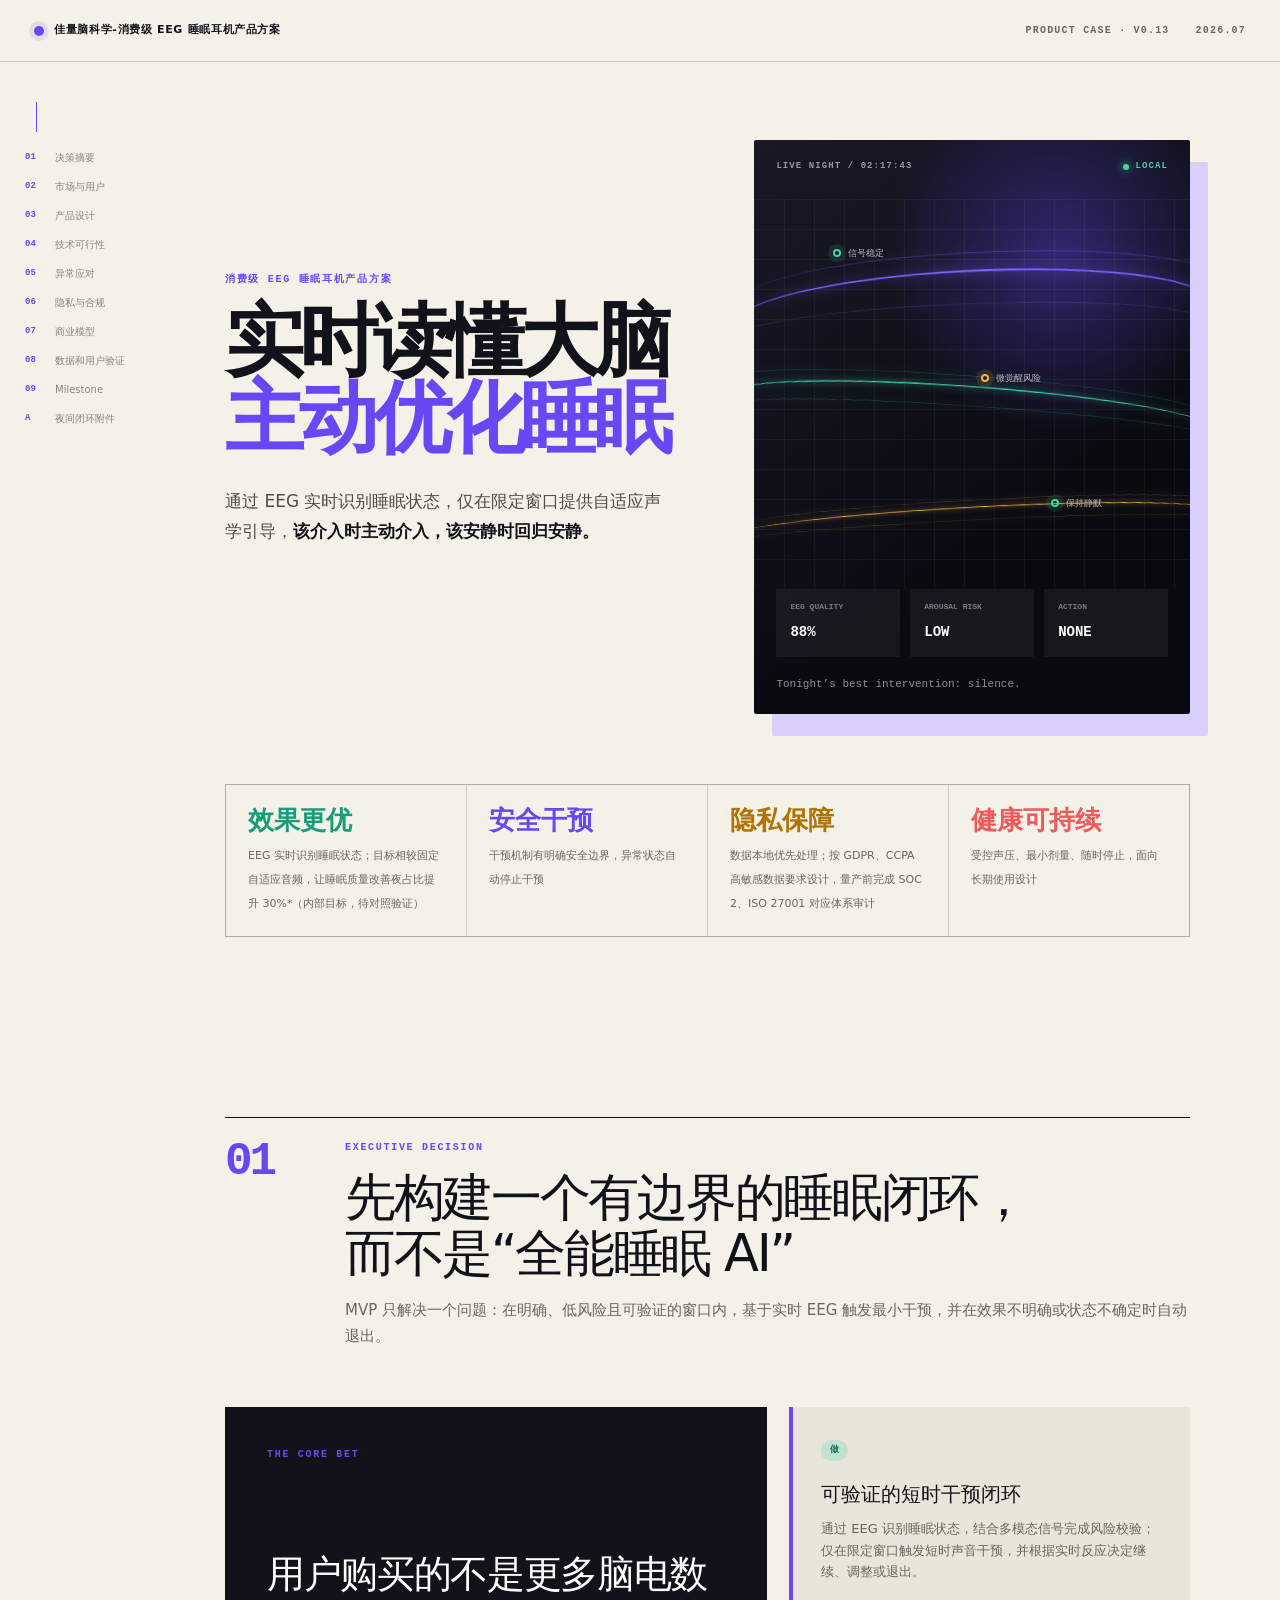
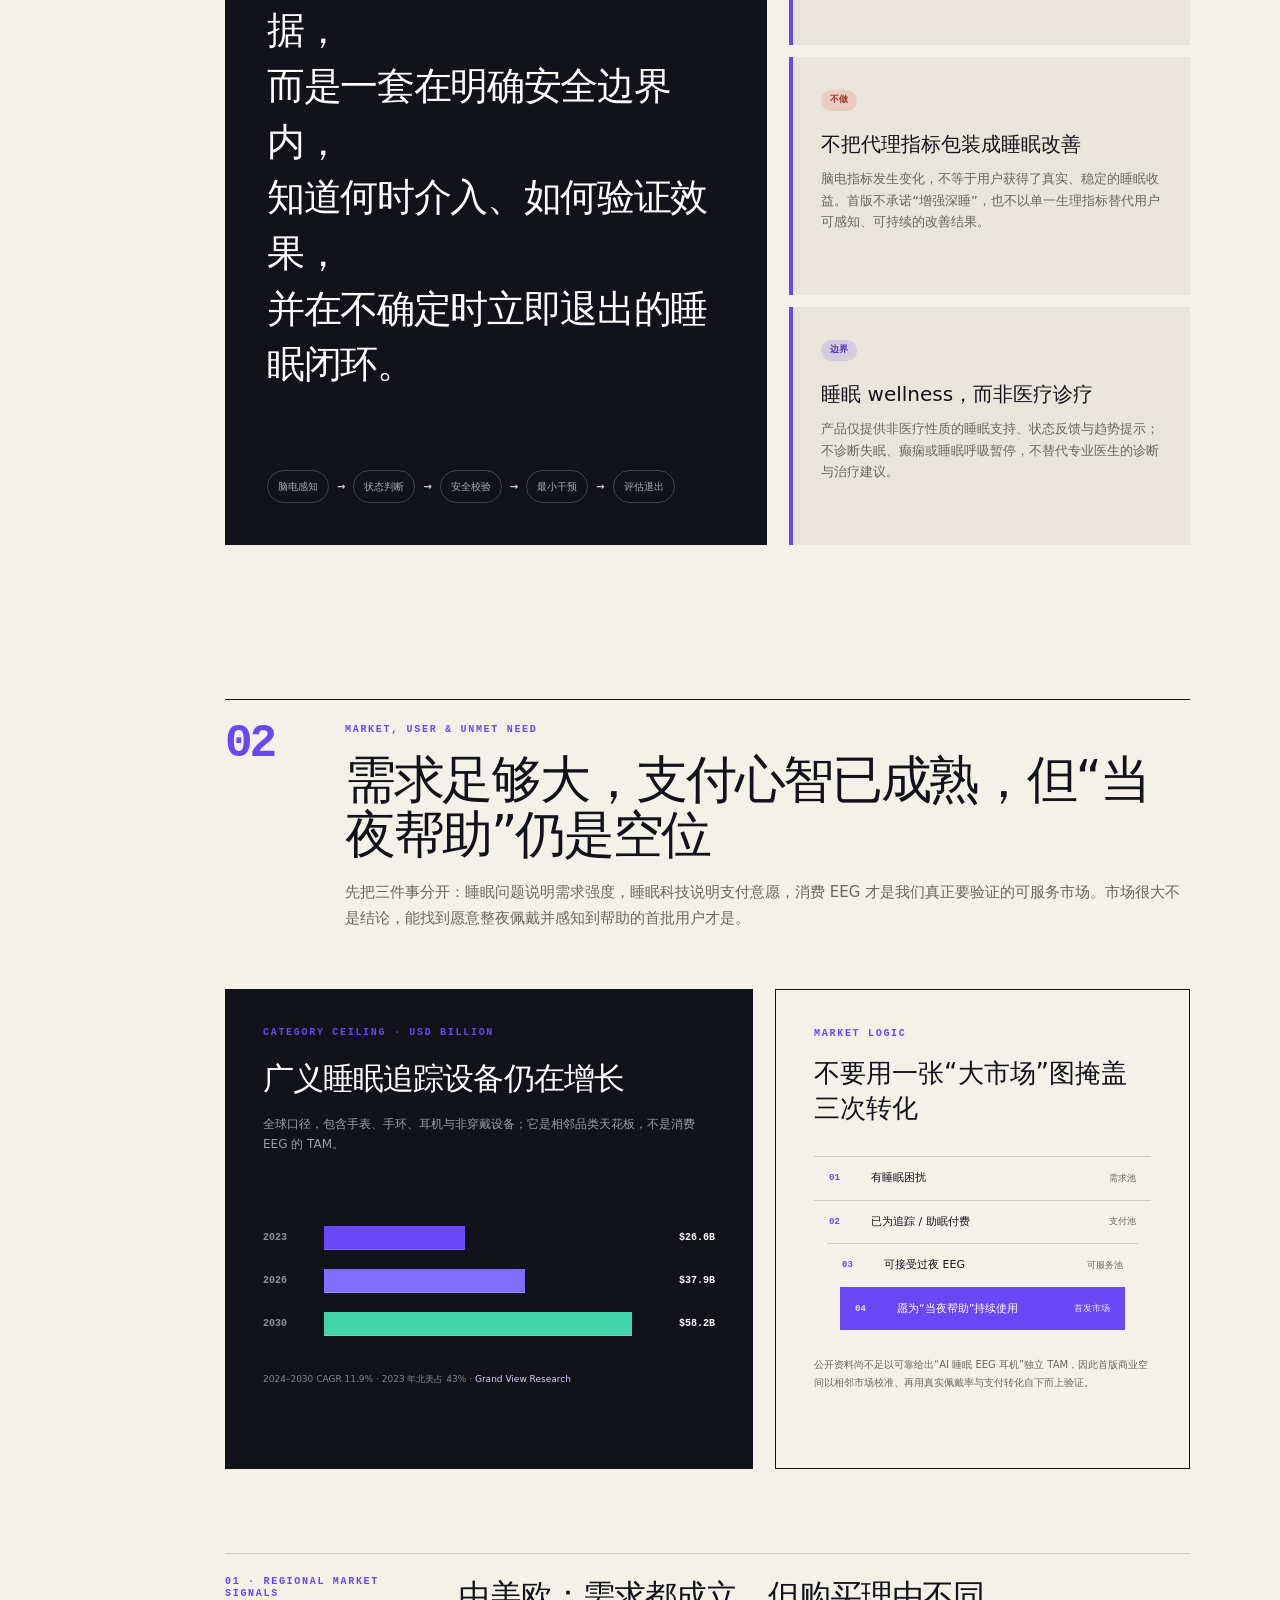
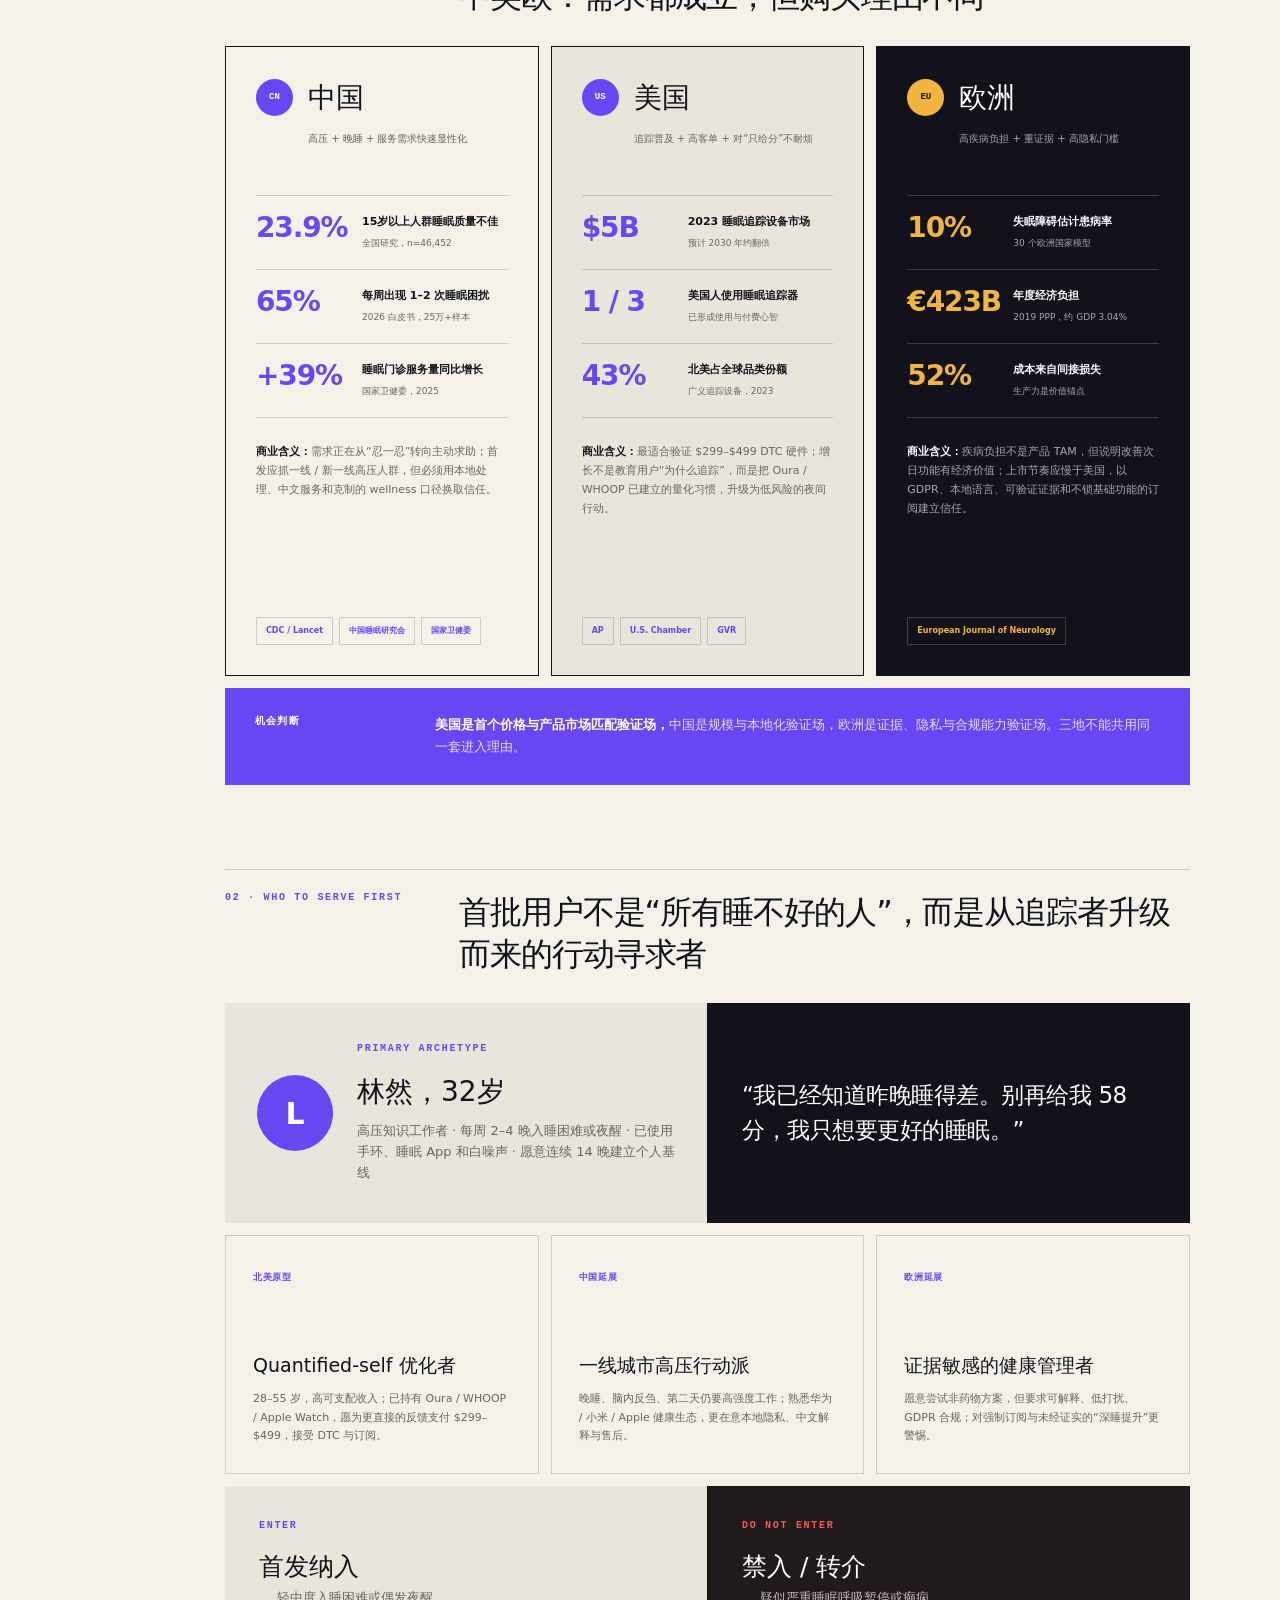
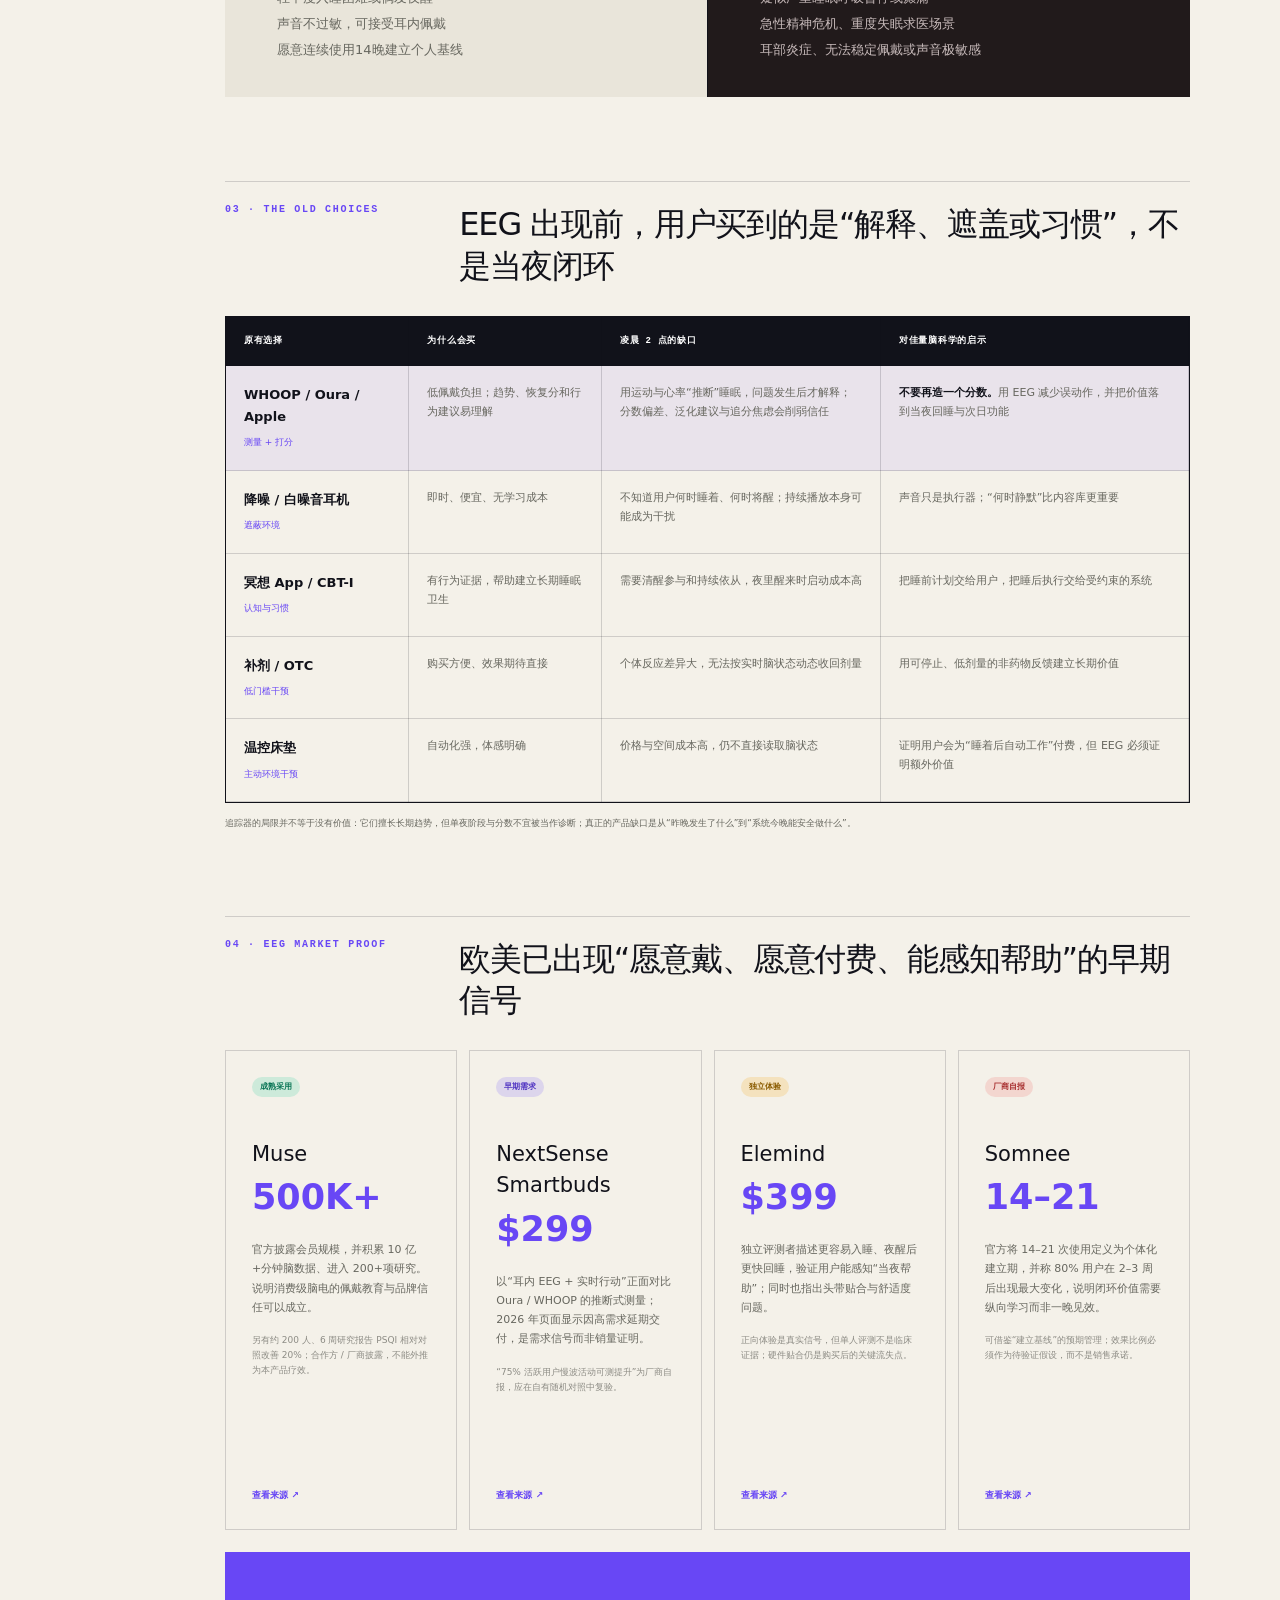
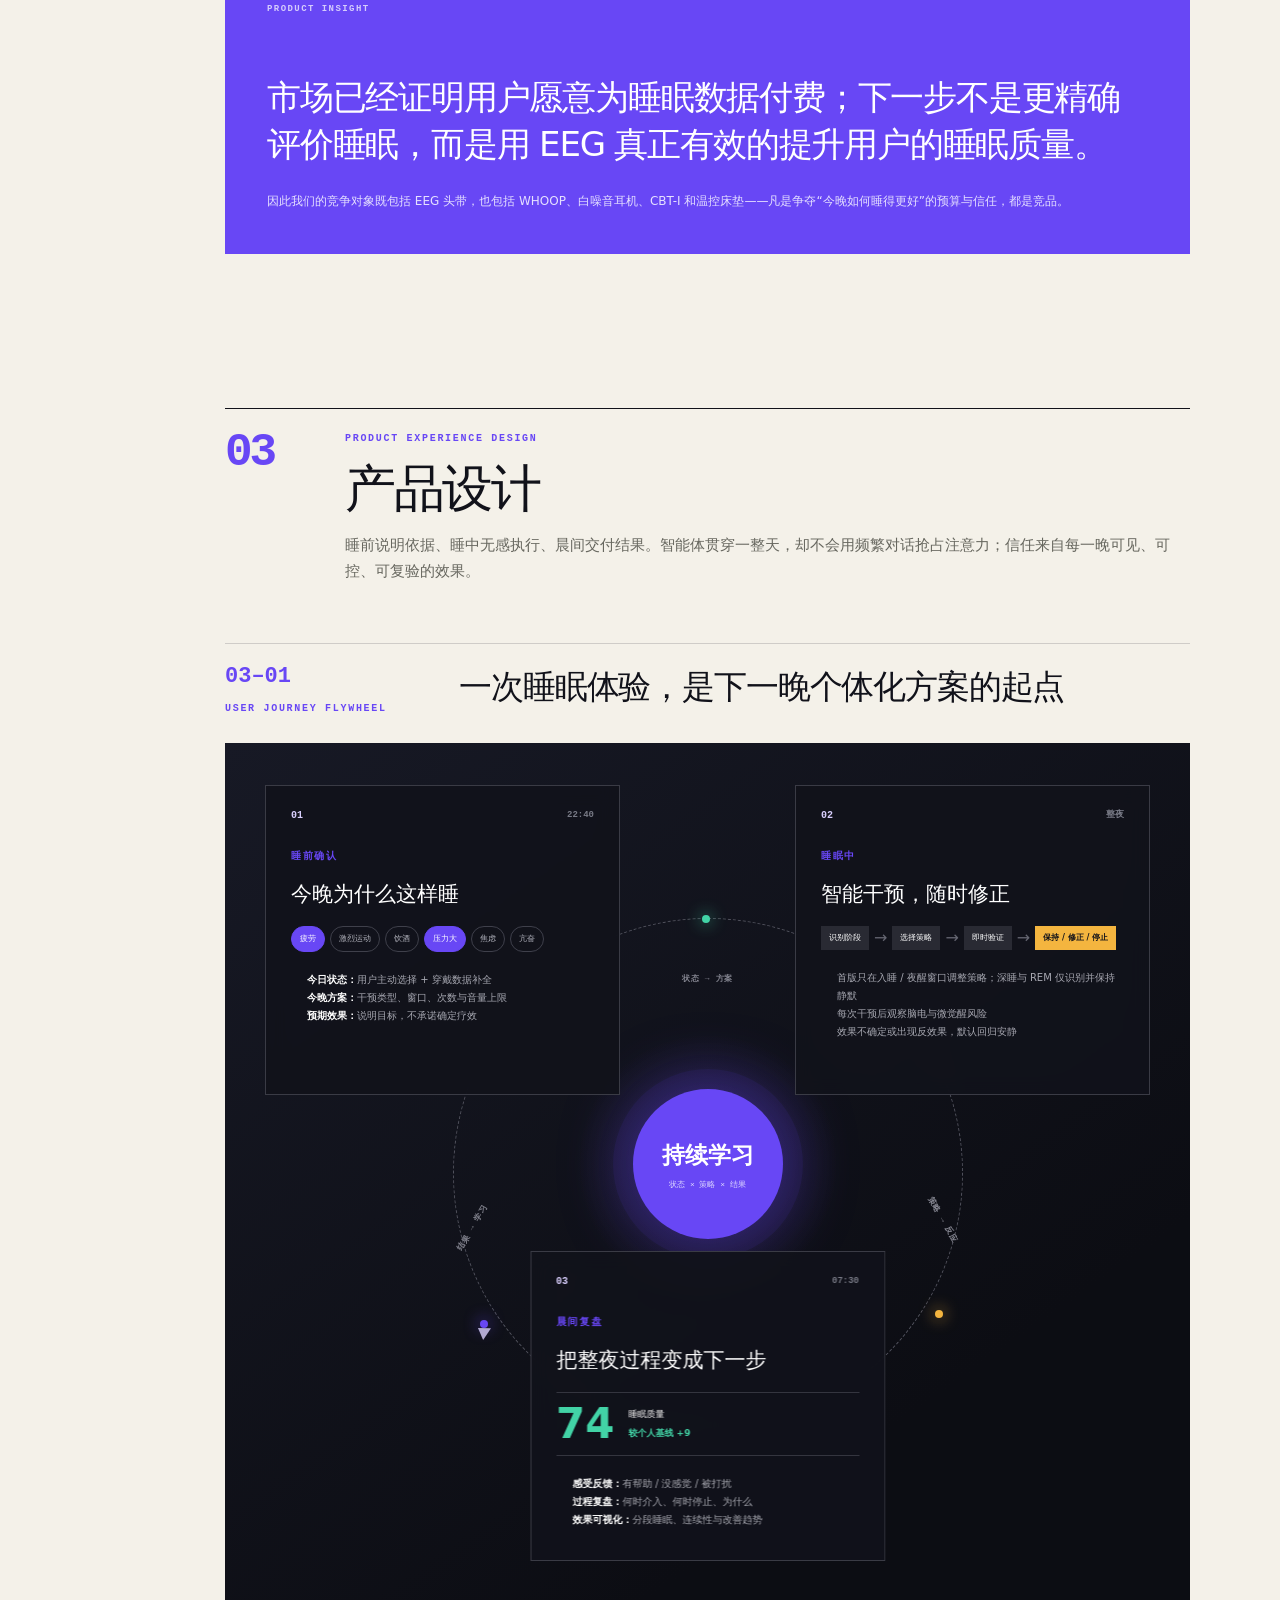
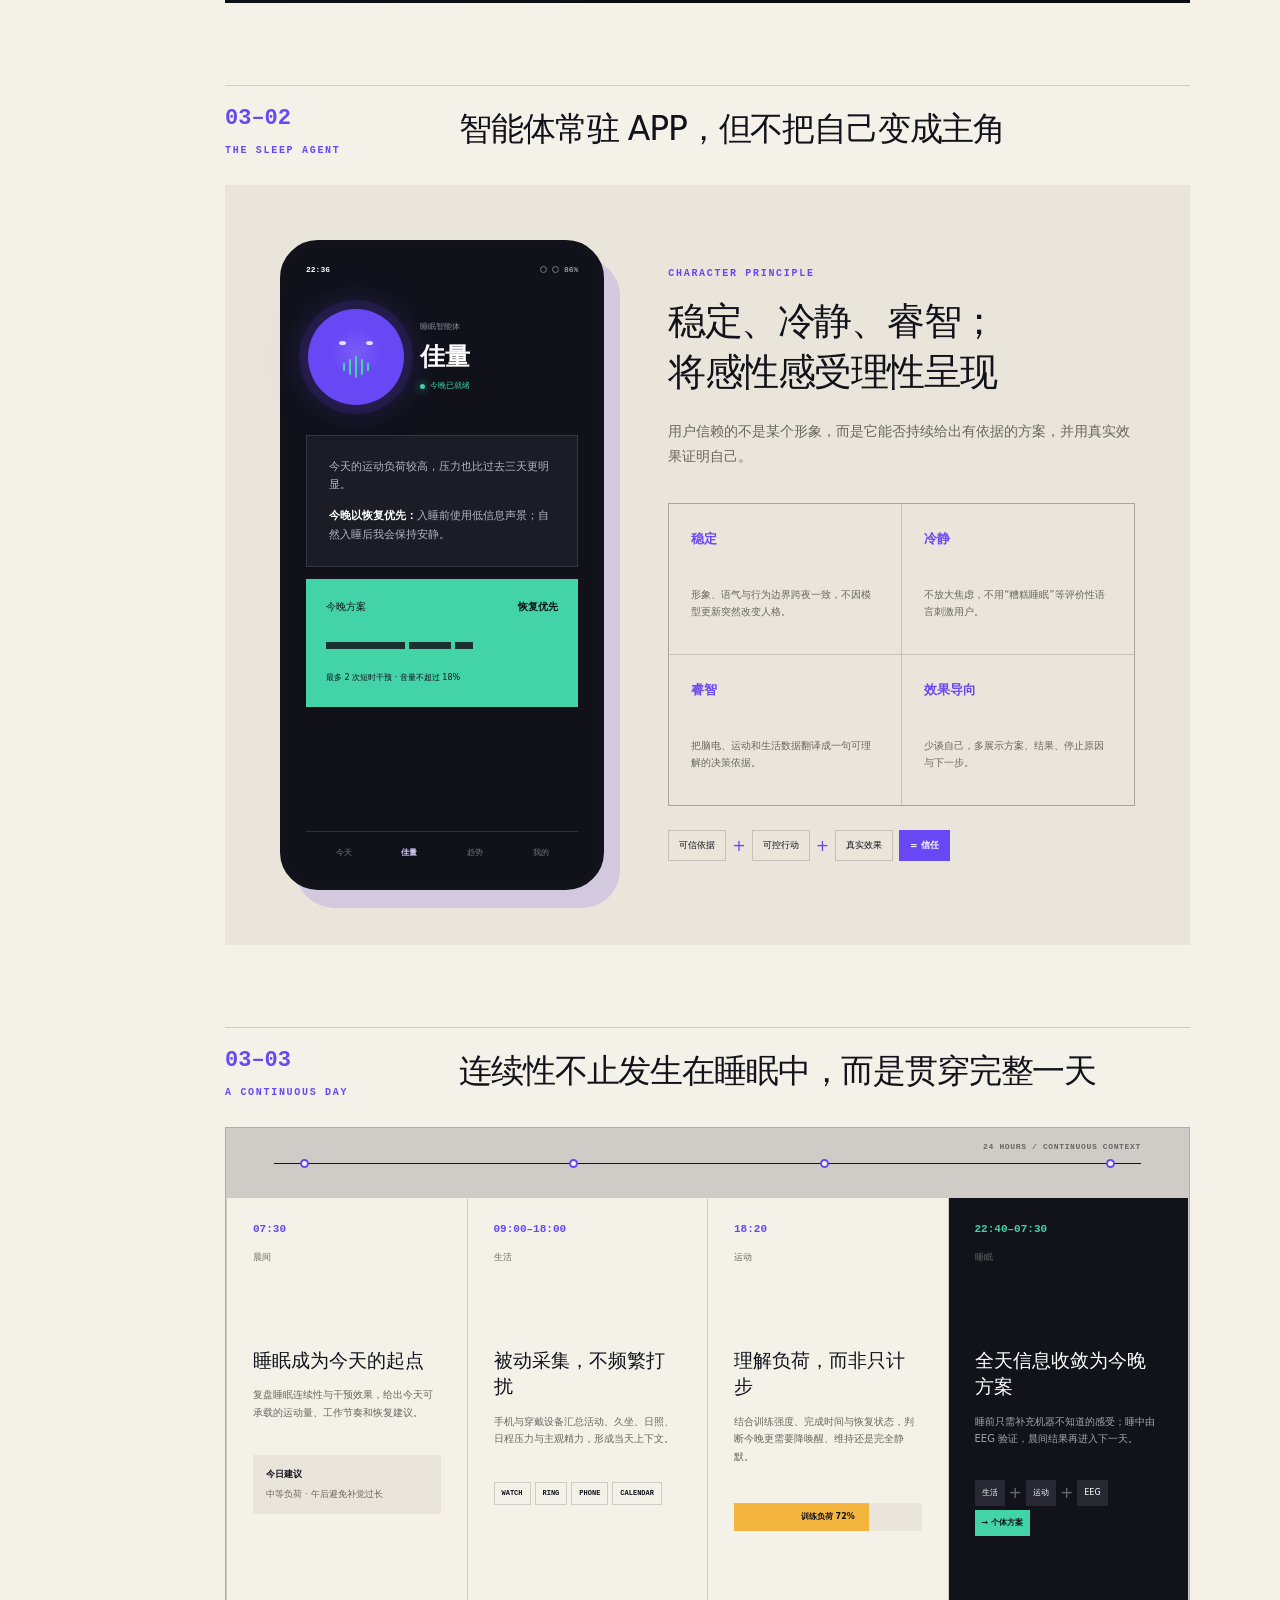
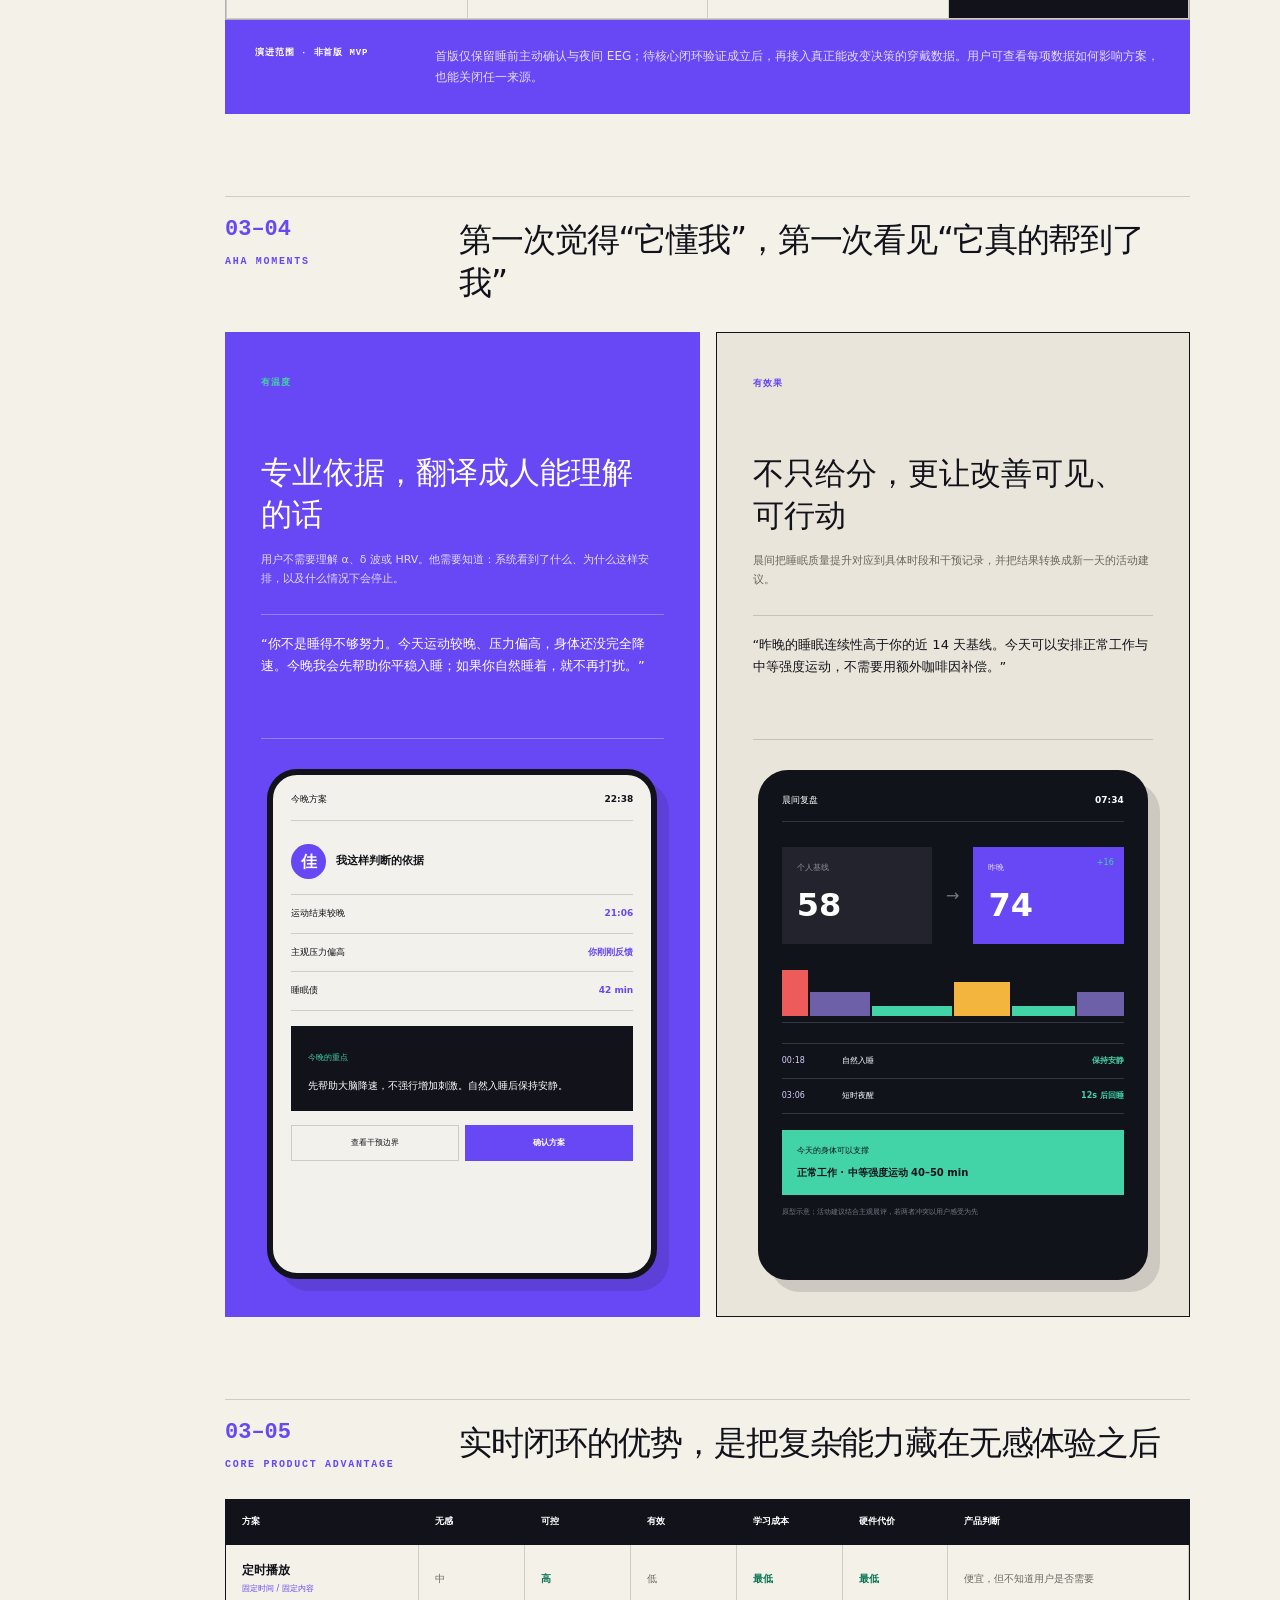
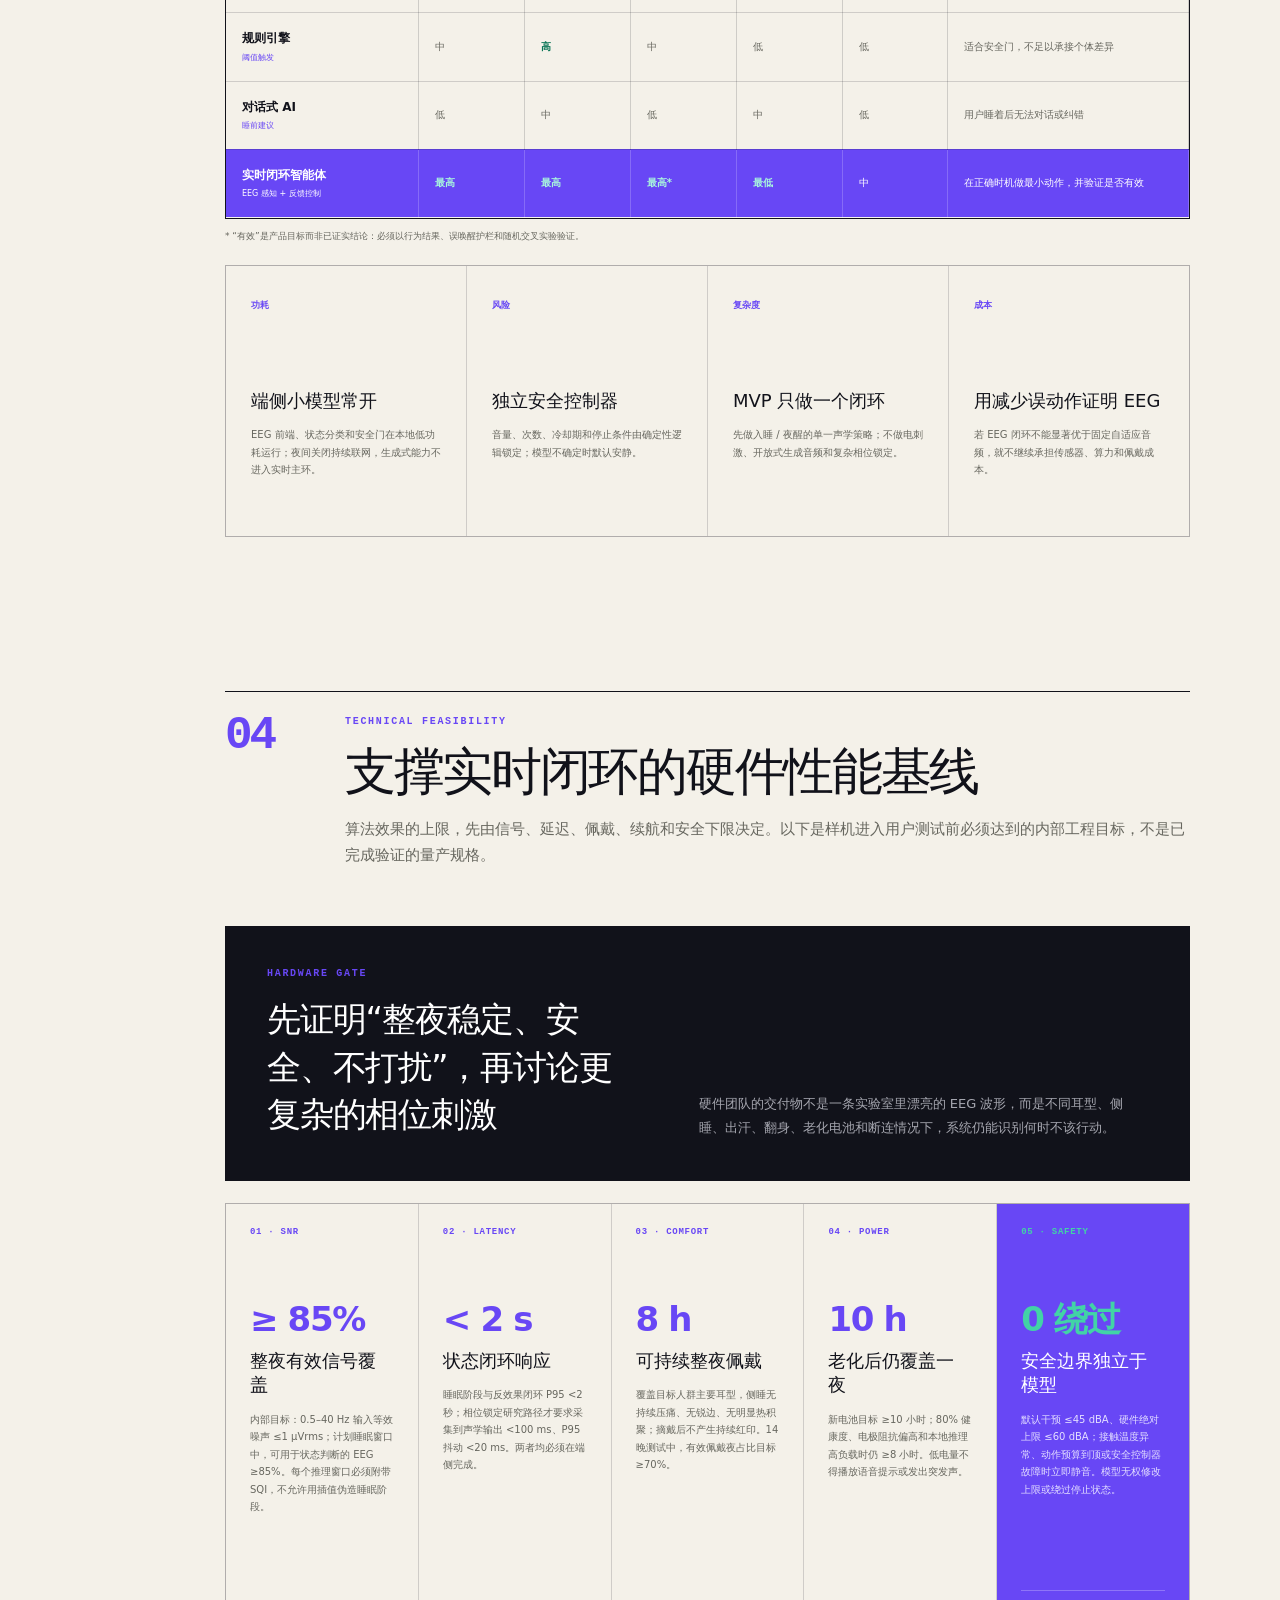
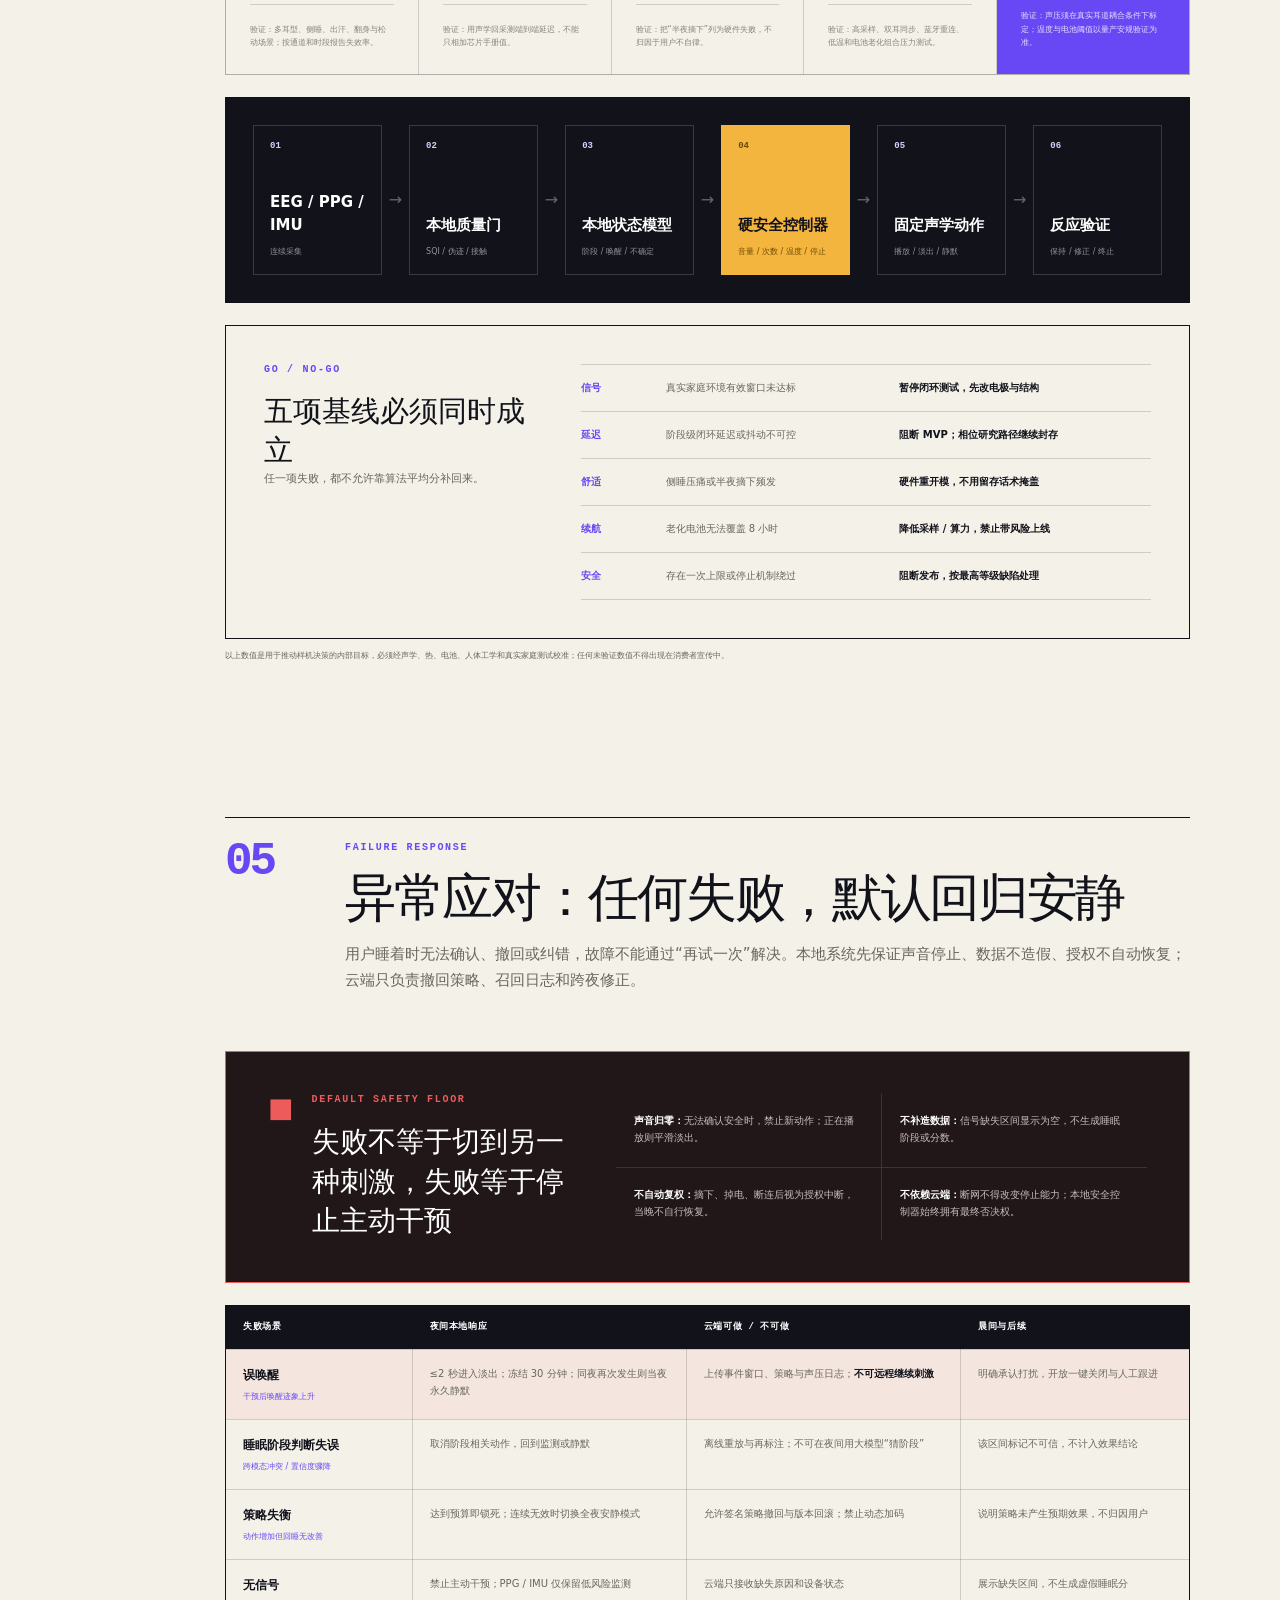
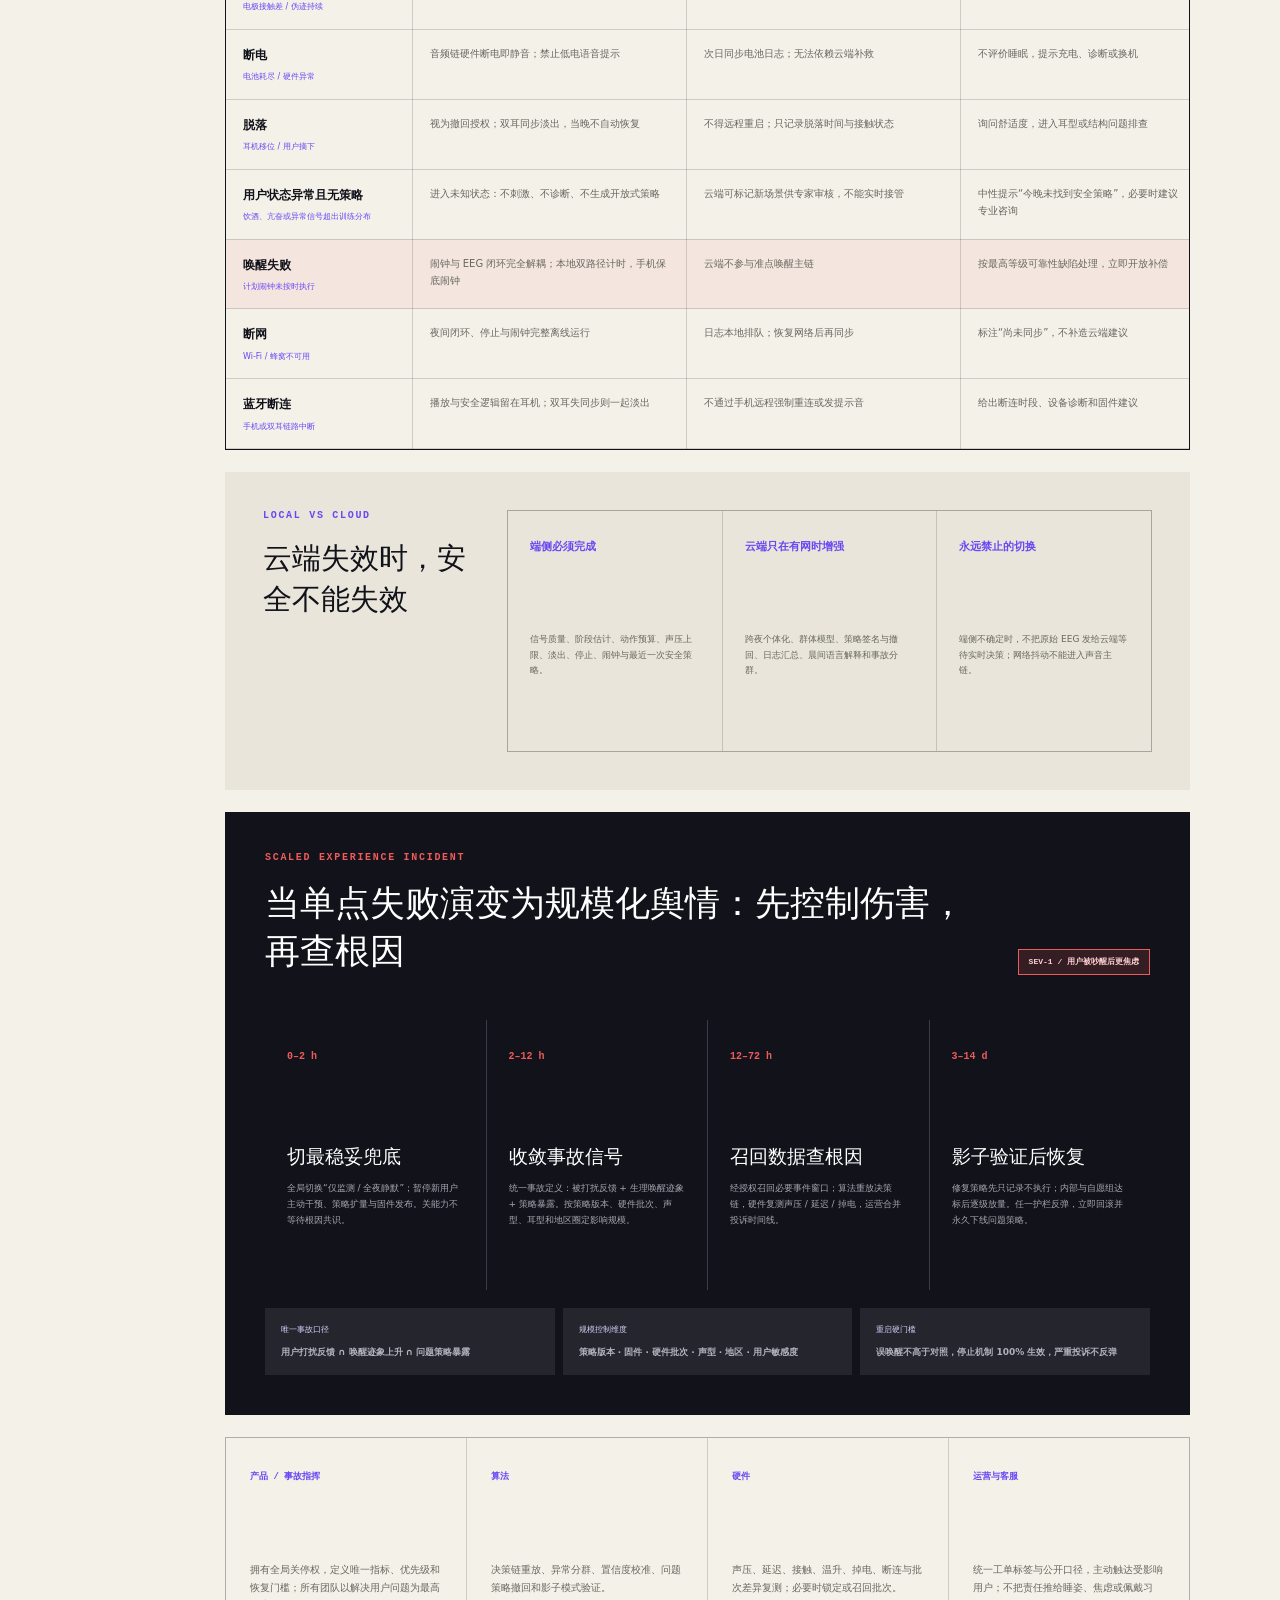
<file: index.html>
<!doctype html>
<html lang="zh-CN">
  <head>
    <meta charset="utf-8" />
    <meta name="viewport" content="width=device-width, initial-scale=1" />
    <meta http-equiv="refresh" content="0; url=/Genlight/" />
    <title>佳量脑科学｜消费级 EEG 睡眠耳机产品方案</title>
    <link rel="canonical" href="https://dendendamen.cn/Genlight/" />
  </head>
  <body>
    <p>正在前往 <a href="/Genlight/">佳量脑科学产品方案</a>…</p>
  </body>
</html>
</file>
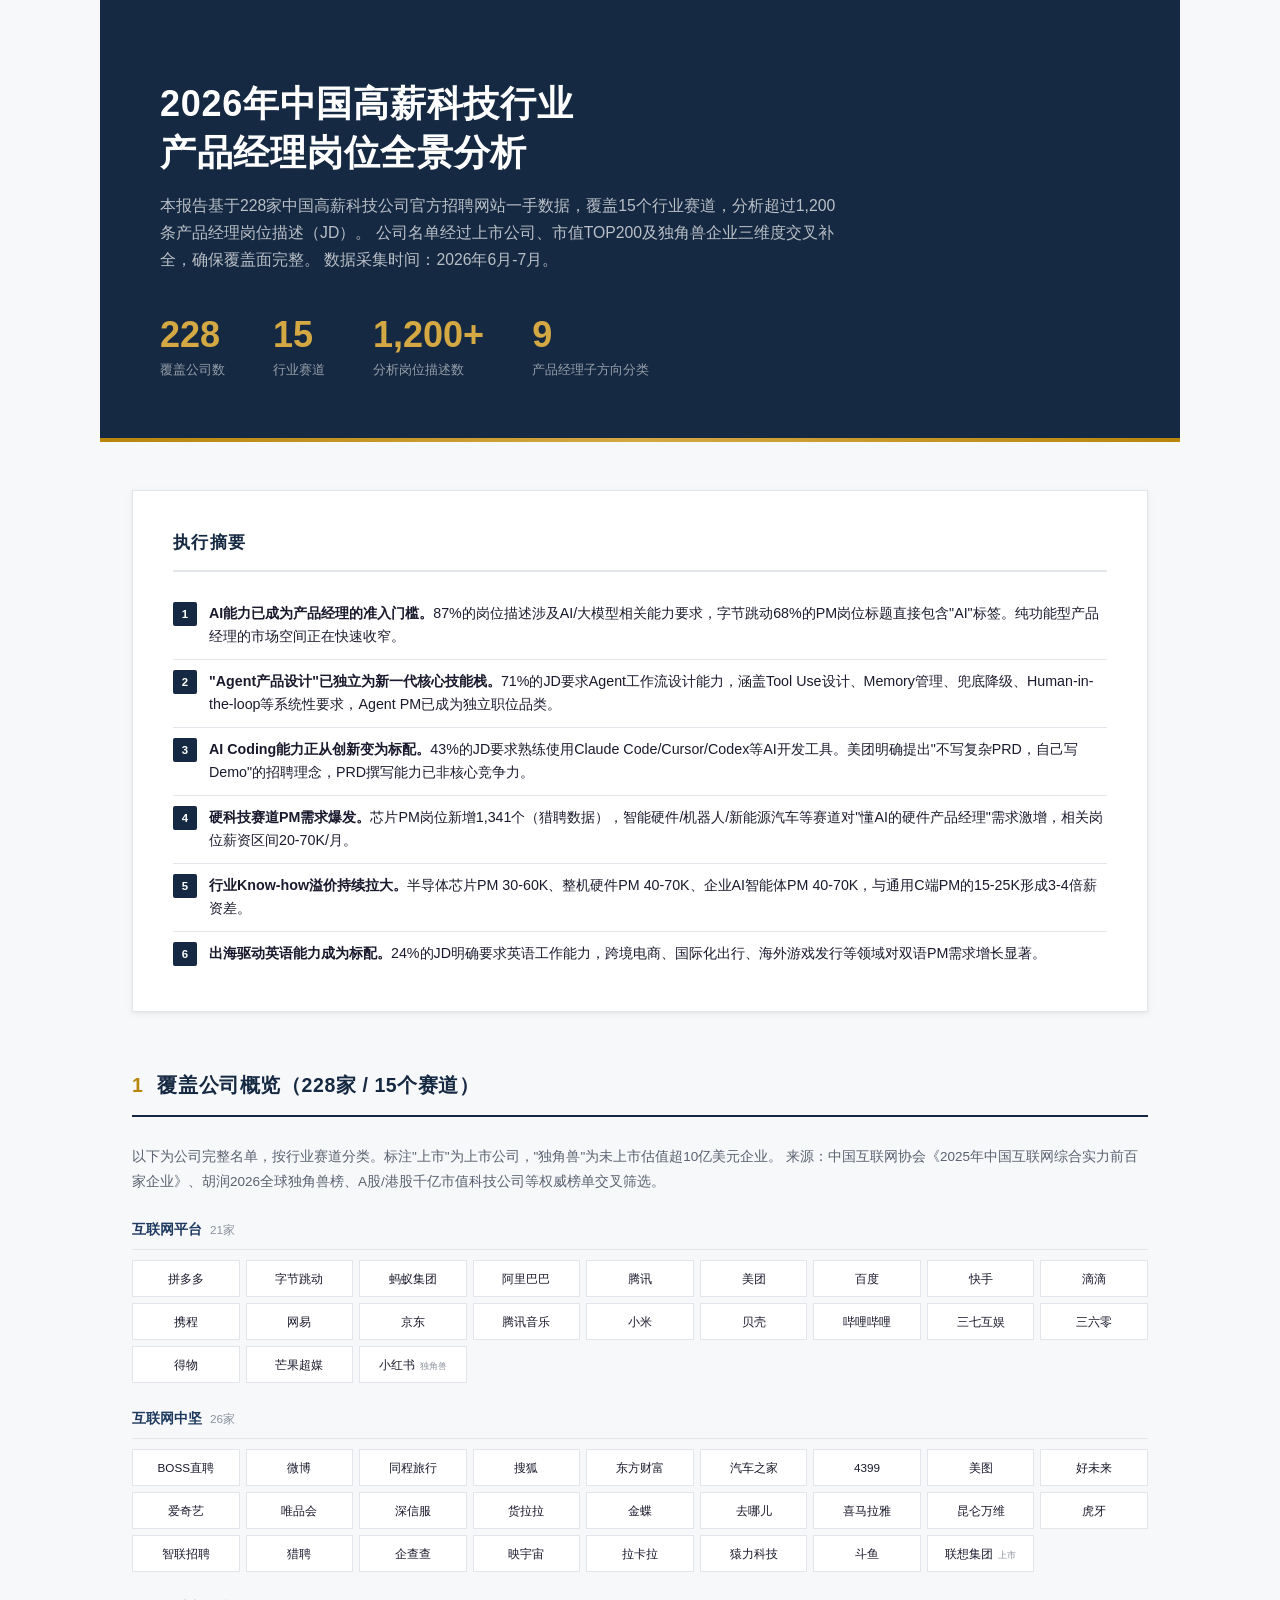
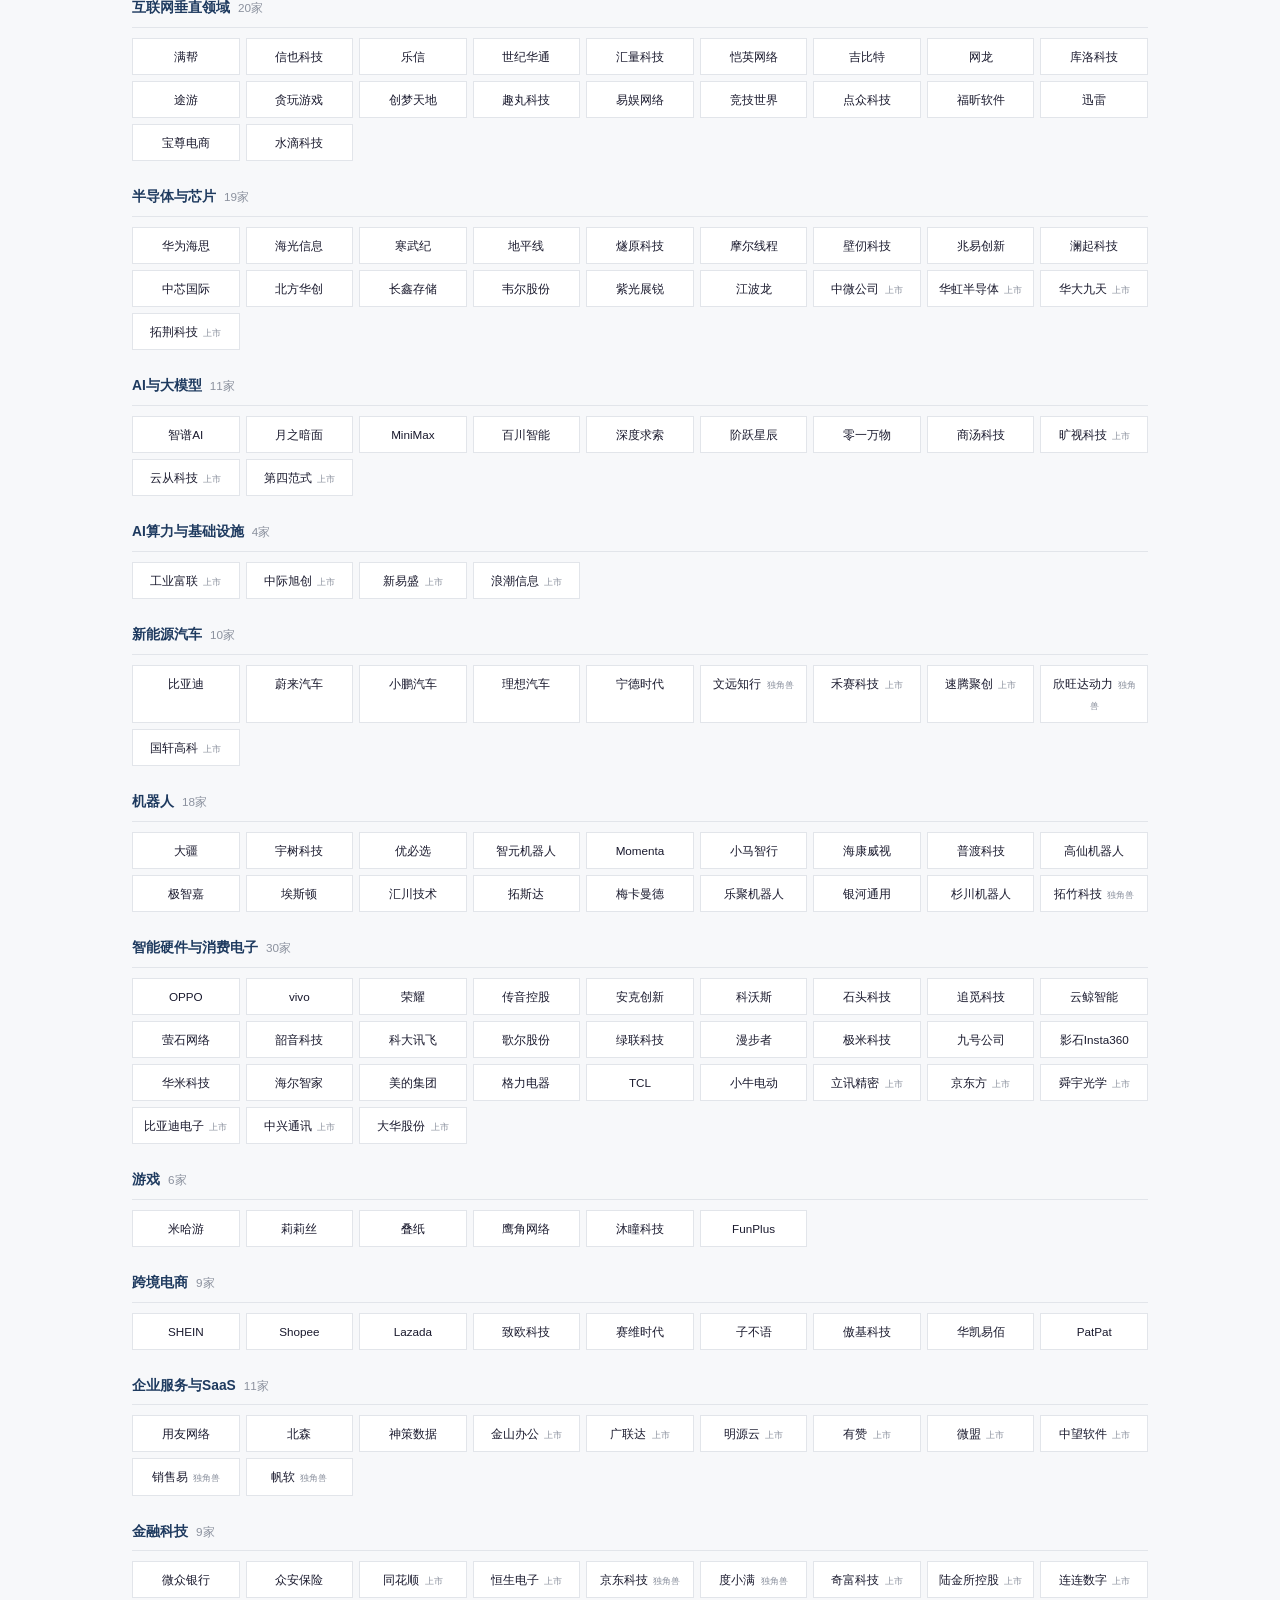
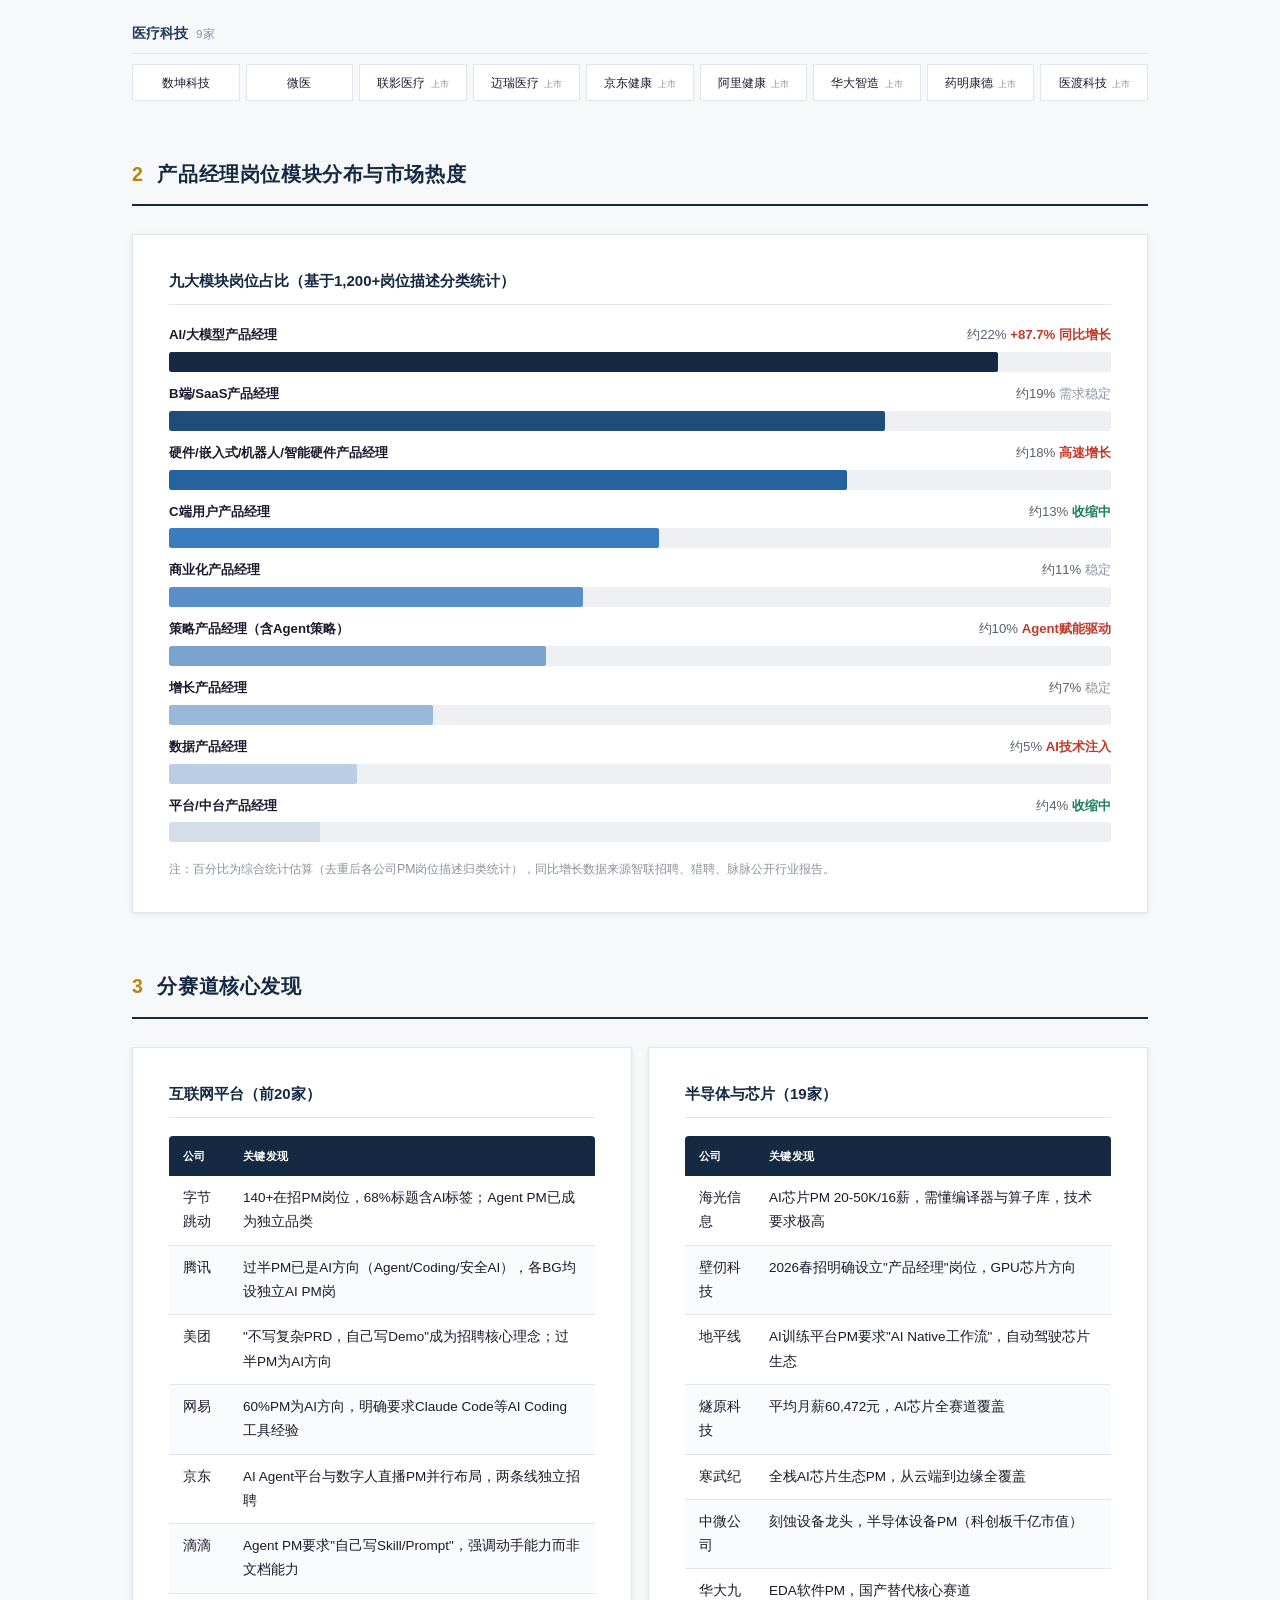
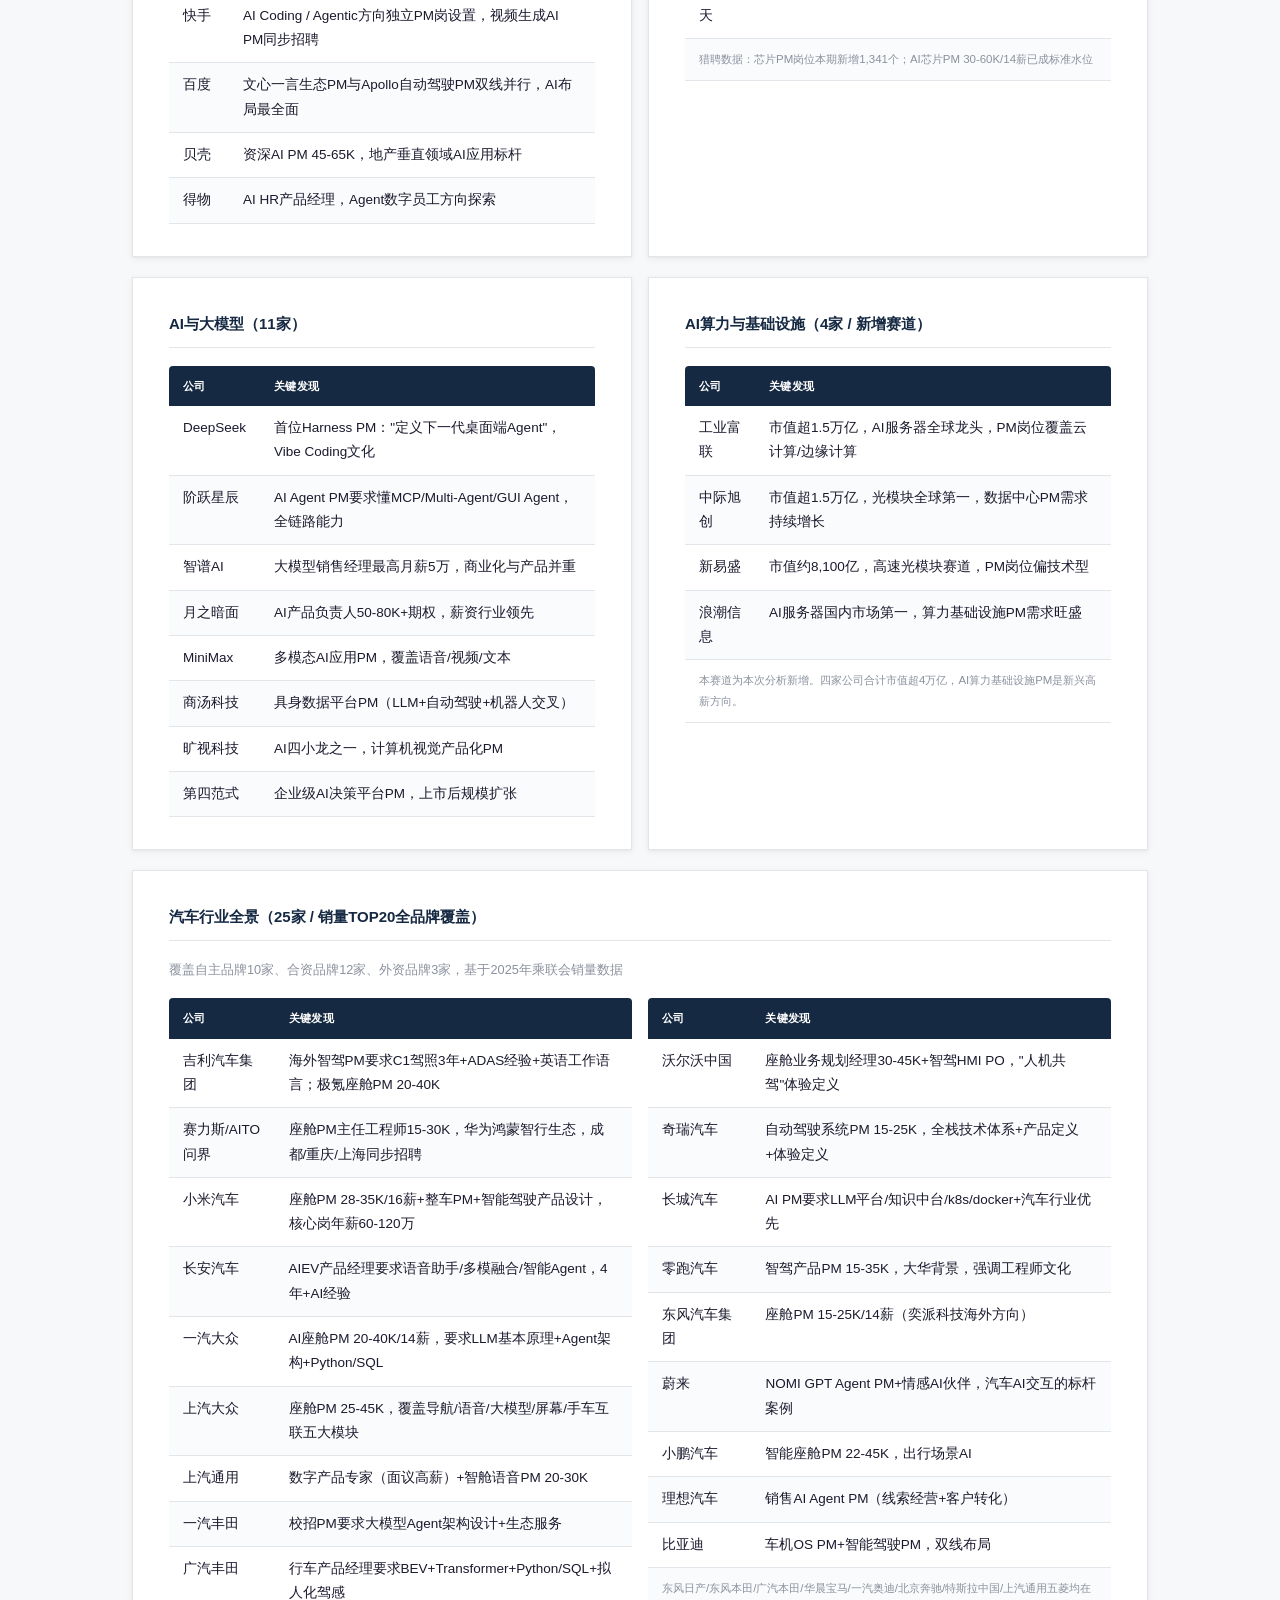
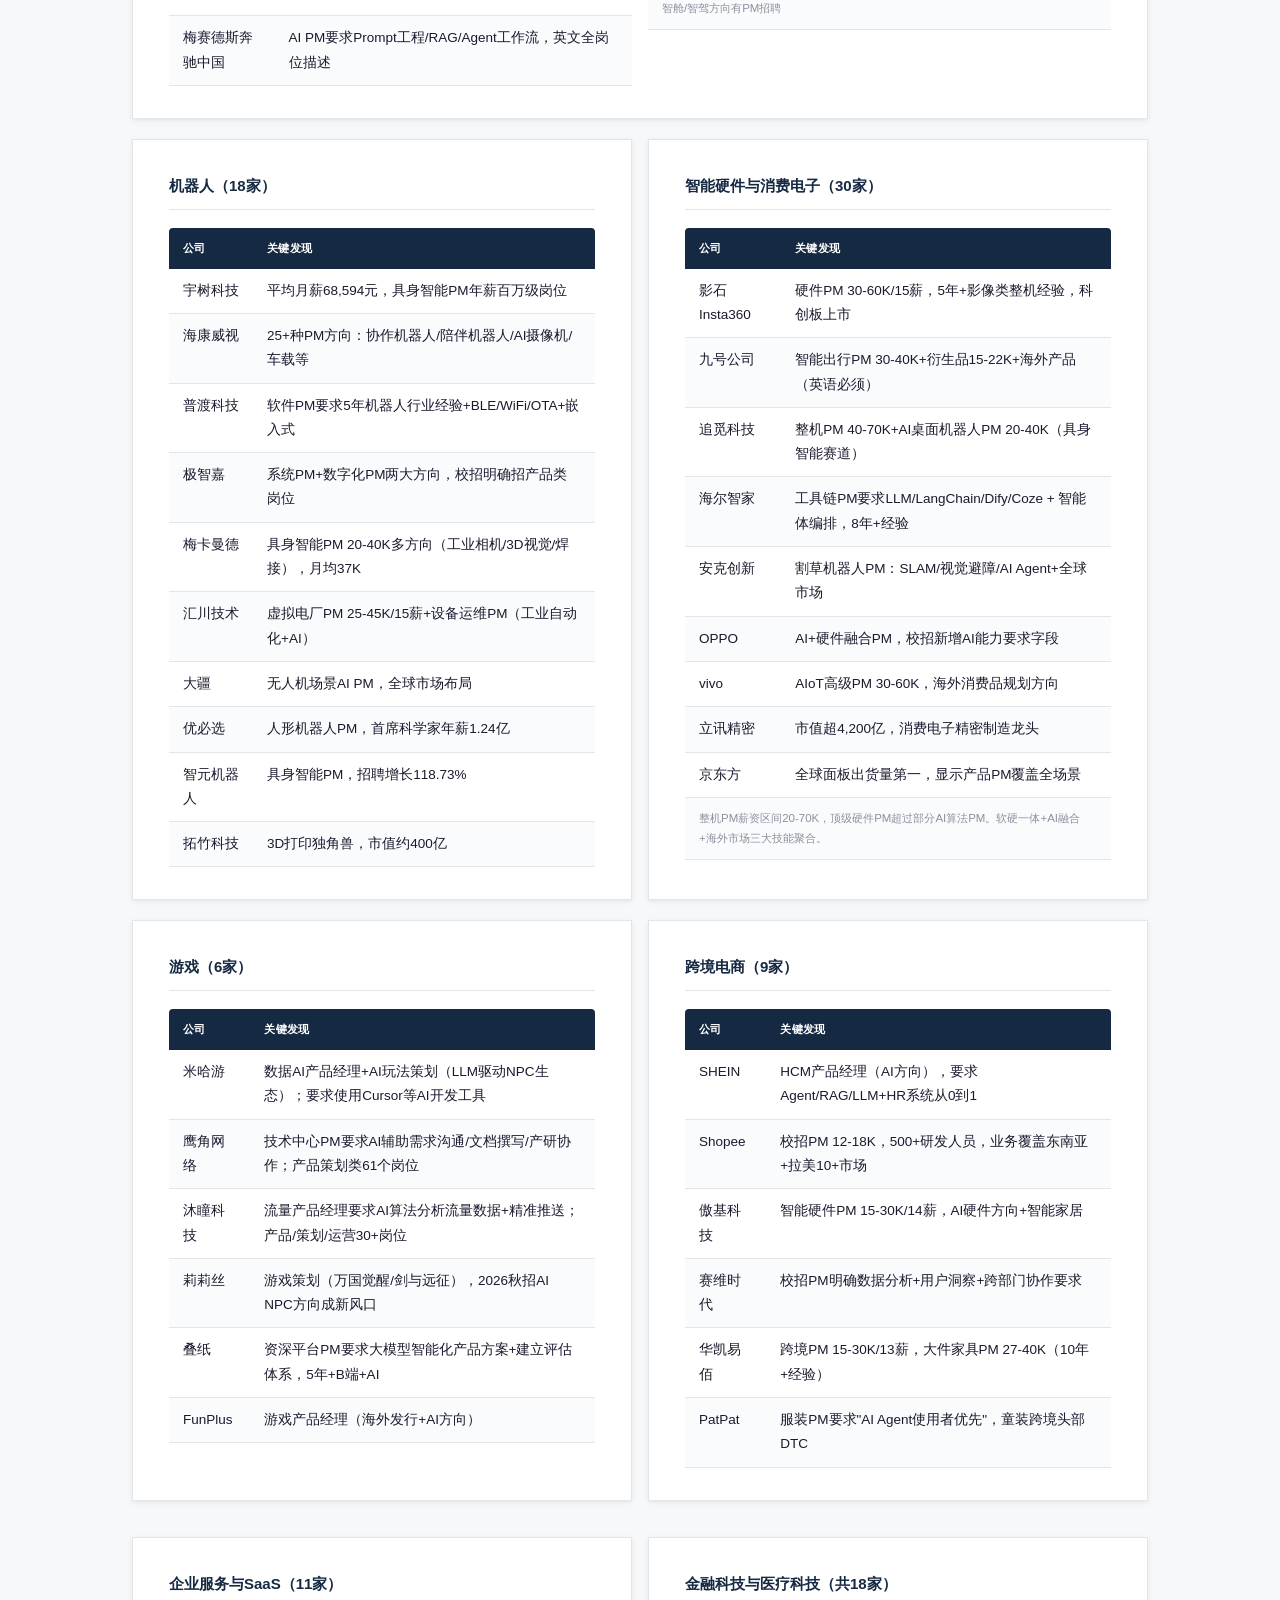
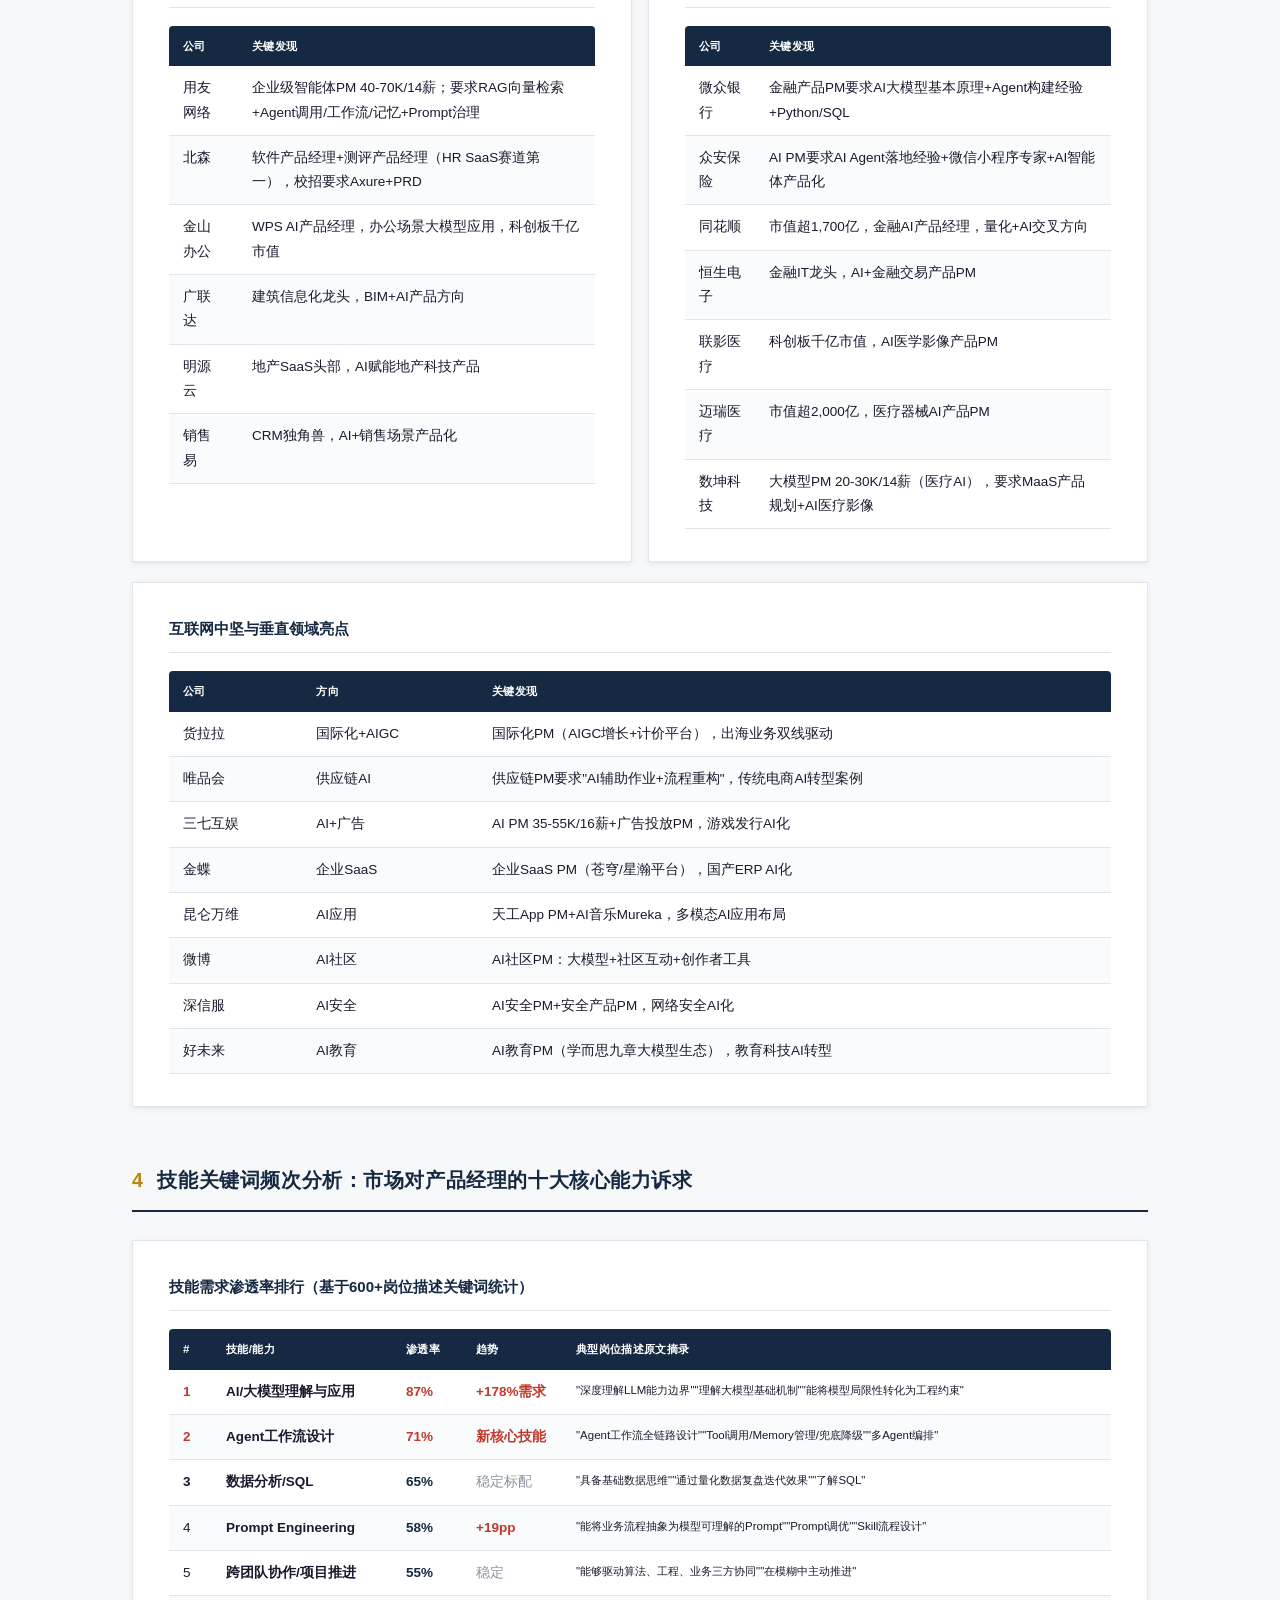
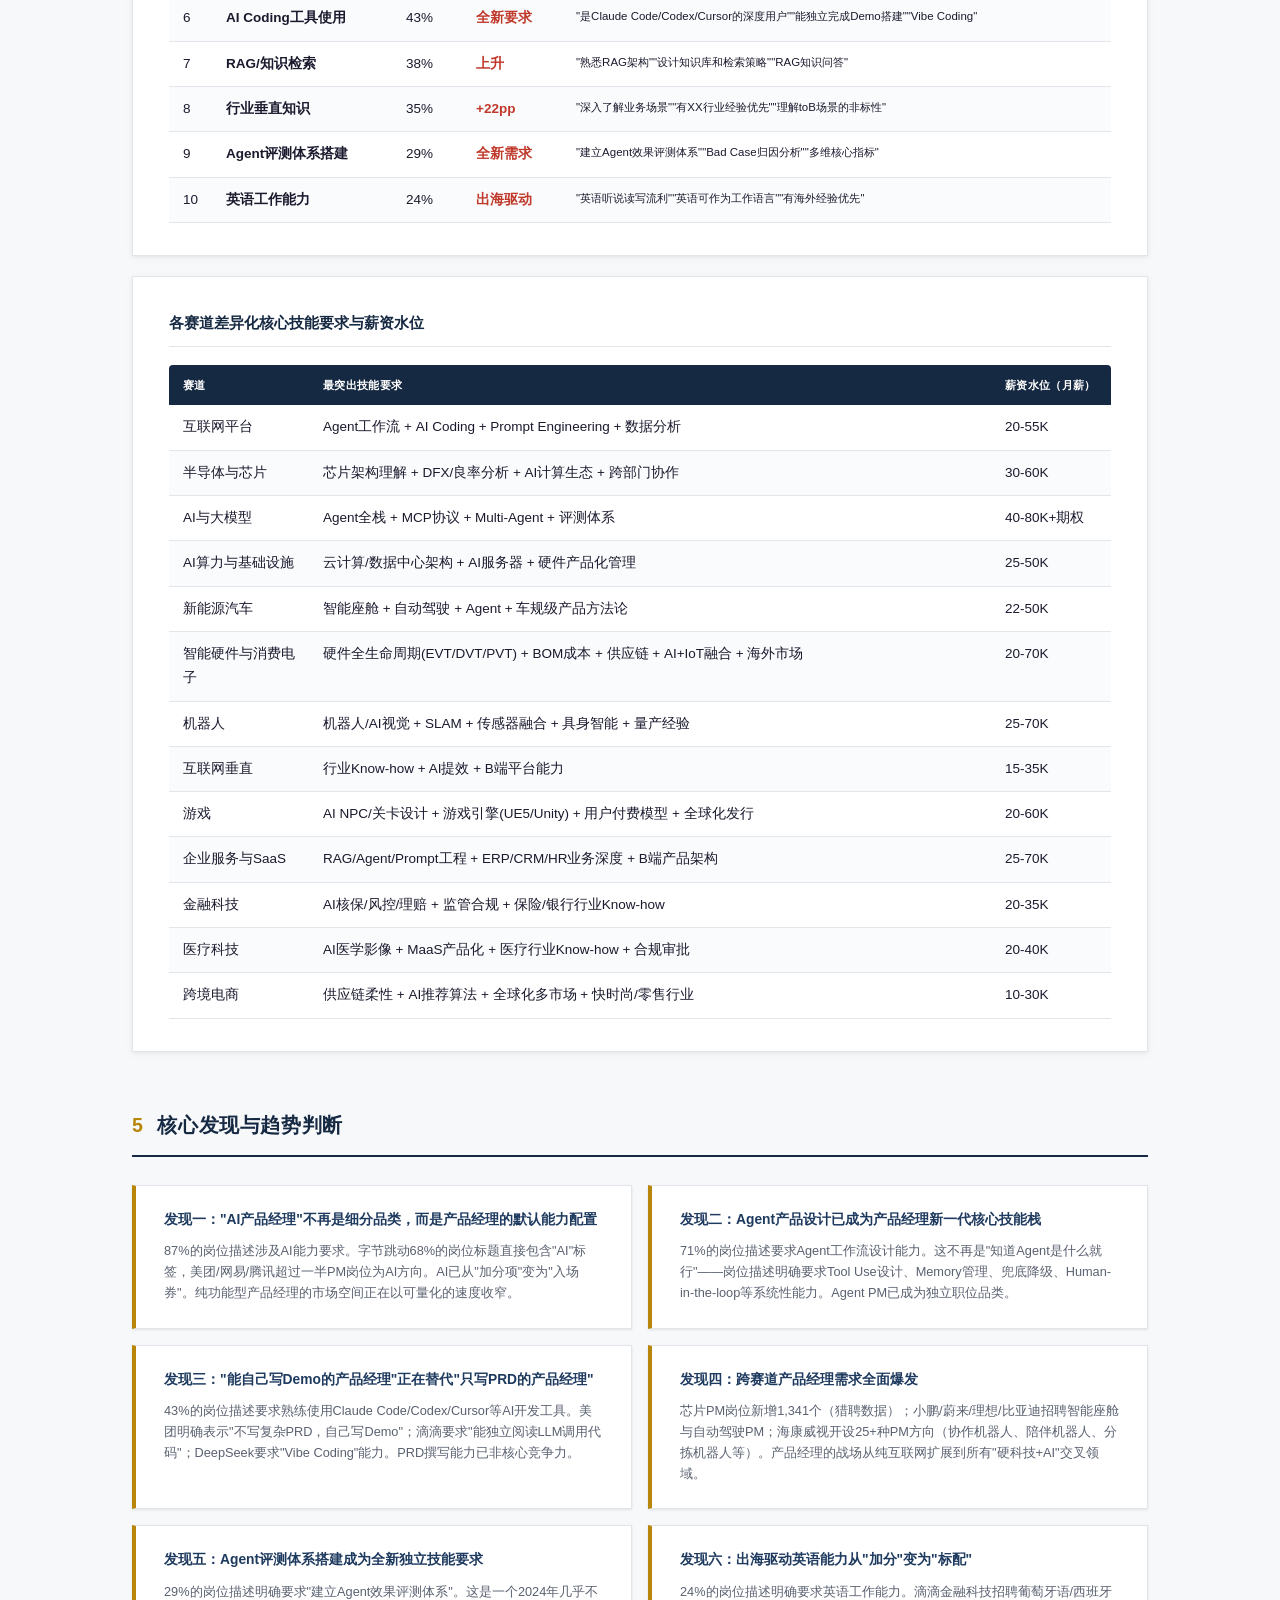
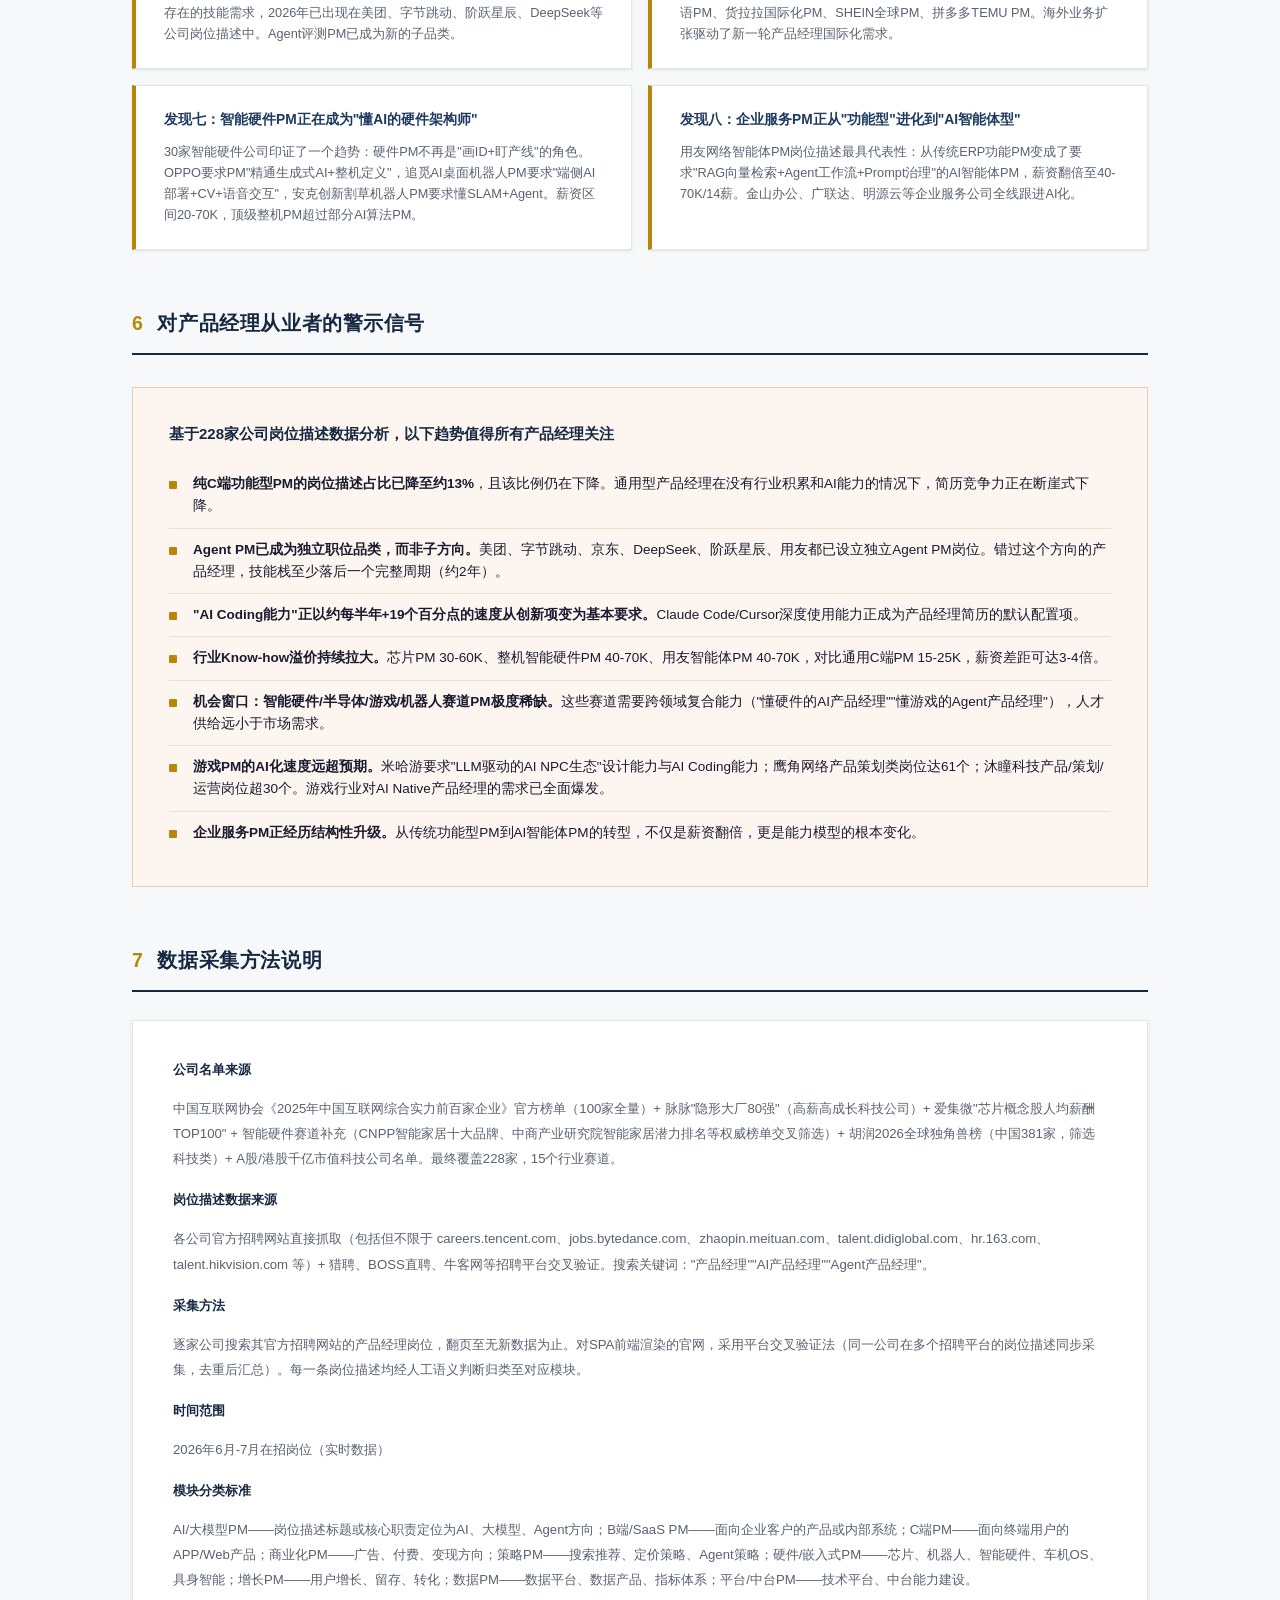
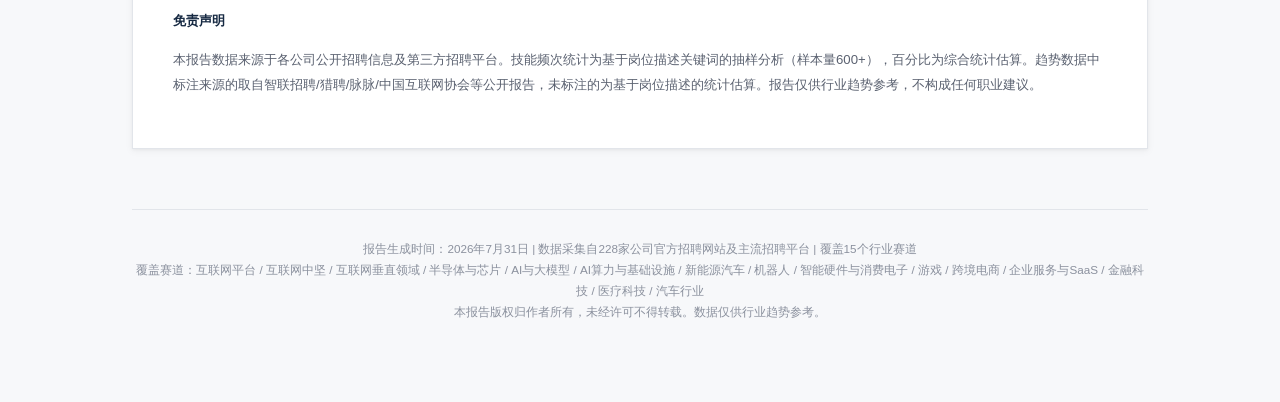
<file: chinapmsignal2026h1/index.html>
<!DOCTYPE html>
<html lang="zh-CN">
<head>
<meta charset="UTF-8">
<meta name="viewport" content="width=device-width, initial-scale=1.0">
<title>2026年中国高薪科技行业产品经理岗位全景分析 | 228家公司·15大赛道</title>
<style>
:root {
  --bg: #f7f8fa;
  --white: #ffffff;
  --text: #1a1a2e;
  --text-secondary: #5a6170;
  --text-muted: #8b919e;
  --navy: #162942;
  --navy-light: #1e3a5f;
  --accent: #b8860b;
  --accent-light: #d4a843;
  --divider: #e2e5ea;
  --border: #d5d9e0;
  --red: #c0392b;
  --green: #1e7e5c;
  --blue: #2563a0;
  --row-hover: #f0f2f7;
  --shadow: 0 1px 3px rgba(0,0,0,0.06), 0 1px 2px rgba(0,0,0,0.04);
  --shadow-card: 0 2px 8px rgba(0,0,0,0.05), 0 1px 3px rgba(0,0,0,0.04);
  --radius: 4px;
  --font: "PingFang SC", "Microsoft YaHei", "Noto Sans SC", -apple-system, BlinkMacSystemFont, "Segoe UI", sans-serif;
}
* { margin: 0; padding: 0; box-sizing: border-box; }
body { 
  font-family: var(--font);
  background: var(--bg); color: var(--text); line-height: 1.8;
  font-size: 15px;
  -webkit-font-smoothing: antialiased;
}
.container { max-width: 1080px; margin: 0 auto; padding: 0 32px 80px; }

/* ===== COVER ===== */
.cover {
  background: var(--navy);
  color: #ffffff;
  padding: 80px 60px 60px;
  margin: 0 -32px 48px;
  position: relative;
  overflow: hidden;
}
.cover::after {
  content: '';
  position: absolute;
  bottom: 0; left: 0; right: 0;
  height: 4px;
  background: linear-gradient(90deg, var(--accent), var(--accent-light), var(--accent));
}
.cover h1 {
  font-size: 2.4em; font-weight: 700; letter-spacing: 0.02em;
  line-height: 1.35; margin-bottom: 16px;
}
.cover .subtitle {
  font-size: 1.05em; color: rgba(255,255,255,0.7); font-weight: 300;
  max-width: 680px; line-height: 1.7;
}
.cover .meta-row {
  display: flex; gap: 48px; margin-top: 40px; flex-wrap: wrap;
}
.cover .meta-item .num {
  font-size: 2.4em; font-weight: 700; color: var(--accent-light);
  line-height: 1.2;
}
.cover .meta-item .label {
  font-size: 0.85em; color: rgba(255,255,255,0.55); margin-top: 2px;
}

/* ===== EXECUTIVE SUMMARY ===== */
.exec-summary {
  background: var(--white); border: 1px solid var(--divider);
  padding: 36px 40px; margin-bottom: 48px;
  box-shadow: var(--shadow-card);
}
.exec-summary h2 {
  font-size: 1.15em; font-weight: 700; color: var(--navy);
  text-transform: uppercase; letter-spacing: 0.08em;
  margin-bottom: 20px; padding-bottom: 12px;
  border-bottom: 2px solid var(--divider);
}
.exec-summary ol {
  list-style: none; counter-reset: exec;
}
.exec-summary li {
  counter-increment: exec;
  padding: 10px 0 10px 36px; position: relative;
  font-size: 0.95em; line-height: 1.65;
  border-bottom: 1px solid var(--divider);
}
.exec-summary li:last-child { border-bottom: none; }
.exec-summary li::before {
  content: counter(exec);
  position: absolute; left: 0; top: 10px;
  width: 24px; height: 24px; line-height: 24px;
  background: var(--navy); color: #fff;
  font-size: 0.8em; font-weight: 700; text-align: center;
  border-radius: 2px;
}

/* ===== SECTION HEADINGS ===== */
.section { margin: 56px 0; }
.section-title {
  font-size: 1.3em; font-weight: 700; color: var(--navy);
  margin-bottom: 28px; padding-bottom: 12px;
  border-bottom: 2px solid var(--navy);
  letter-spacing: 0.03em;
}
.section-title .num {
  color: var(--accent); margin-right: 8px;
}

/* ===== SUBSECTION ===== */
.subsection { margin: 32px 0; }
.subsection h3 {
  font-size: 1.05em; font-weight: 700; color: var(--navy-light);
  margin-bottom: 16px; padding-left: 12px;
  border-left: 3px solid var(--accent);
}

/* ===== CARDS ===== */
.card {
  background: var(--white); padding: 32px 36px;
  margin-bottom: 20px;
  box-shadow: var(--shadow-card); border: 1px solid var(--divider);
}
.card h3 {
  font-size: 1em; font-weight: 700; color: var(--navy);
  margin-bottom: 18px; padding-bottom: 10px;
  border-bottom: 1px solid var(--divider);
}

/* ===== TABLES ===== */
.table-wrap { overflow-x: auto; }
table { width: 100%; border-collapse: collapse; font-size: 0.9em; }
thead th {
  background: var(--navy); color: #fff;
  padding: 10px 14px; text-align: left;
  font-weight: 600; font-size: 0.85em;
  letter-spacing: 0.03em; white-space: nowrap;
}
thead th:first-child { border-radius: var(--radius) 0 0 0; }
thead th:last-child { border-radius: 0 var(--radius) 0 0; }
tbody td { padding: 10px 14px; border-bottom: 1px solid var(--divider); vertical-align: top; }
tbody tr:nth-child(even) td { background: #fafbfc; }
tbody tr:hover td { background: #f0f3f8; }

/* ===== METRIC ROW ===== */
.metric-row {
  display: flex; gap: 24px; margin: 20px 0;
  flex-wrap: wrap;
}
.metric {
  background: var(--white); padding: 20px 24px;
  box-shadow: var(--shadow); border: 1px solid var(--divider);
  flex: 1; min-width: 140px;
}
.metric .value { font-size: 2em; font-weight: 700; color: var(--navy); line-height: 1.2; }
.metric .label { font-size: 0.82em; color: var(--text-muted); margin-top: 4px; }

/* ===== BAR CHARTS ===== */
.bar-row { margin: 10px 0; }
.bar-header { display: flex; justify-content: space-between; font-size: 0.88em; margin-bottom: 5px; }
.bar-header .name { font-weight: 600; color: var(--text); }
.bar-header .value { color: var(--text-secondary); font-weight: 500; }
.bar-track { height: 20px; background: #eef0f4; border-radius: 2px; overflow: hidden; }
.bar-fill { height: 100%; border-radius: 2px; transition: width 0.8s ease; }
.bar-fill.p1 { background: var(--navy); }
.bar-fill.p2 { background: #1e4d7a; }
.bar-fill.p3 { background: #2563a0; }
.bar-fill.p4 { background: #3b7bbf; }
.bar-fill.p5 { background: #5a8fc7; }
.bar-fill.p6 { background: #7aa3d0; }
.bar-fill.p7 { background: #9ab8d9; }
.bar-fill.p8 { background: #b9cde3; }
.bar-fill.p9 { background: #d5dde8; }

/* ===== TREND TAGS ===== */
.trend-up { color: var(--red); font-weight: 600; }
.trend-down { color: var(--green); font-weight: 600; }
.trend-stable { color: var(--text-muted); }

/* ===== COMPANY GRID ===== */
.company-section { margin: 24px 0; }
.company-section h4 {
  font-size: 0.92em; font-weight: 700; color: var(--navy-light);
  margin-bottom: 10px; padding-bottom: 6px;
  border-bottom: 1px solid var(--divider);
  display: flex; align-items: baseline; gap: 8px;
}
.company-section h4 .count { font-weight: 400; color: var(--text-muted); font-size: 0.85em; }
.company-grid {
  display: grid;
  grid-template-columns: repeat(auto-fill, minmax(105px, 1fr));
  gap: 6px;
}
.company-chip {
  background: var(--white); border: 1px solid var(--divider);
  padding: 7px 8px; font-size: 0.78em; text-align: center;
  color: var(--text); font-weight: 500;
}
.company-chip:hover { border-color: var(--navy); background: #f7f9fc; }
.company-chip .flag { font-size: 0.8em; color: var(--text-muted); margin-left: 2px; }

/* ===== INSIGHT CARDS ===== */
.insight-grid { display: grid; grid-template-columns: 1fr 1fr; gap: 16px; }
@media (max-width: 768px) { .insight-grid { grid-template-columns: 1fr; } }
.insight {
  background: var(--white); padding: 24px 28px;
  box-shadow: var(--shadow); border: 1px solid var(--divider);
  border-left: 4px solid var(--navy);
  position: relative;
}
.insight.num { border-left-color: var(--accent); }
.insight h4 { font-size: 0.92em; font-weight: 700; color: var(--navy-light); margin-bottom: 10px; line-height: 1.5; }
.insight p { font-size: 0.85em; color: var(--text-secondary); line-height: 1.65; }

/* ===== WARNING BOX ===== */
.warning {
  background: #fdf6f0; border: 1px solid #e8cdb5;
  padding: 32px 36px; margin: 32px 0;
}
.warning h3 { font-size: 1em; font-weight: 700; color: var(--navy); margin-bottom: 16px; }
.warning ul { list-style: none; }
.warning li {
  padding: 10px 0 10px 24px; position: relative;
  font-size: 0.9em; line-height: 1.65;
  border-bottom: 1px solid #f0dcc9;
}
.warning li:last-child { border-bottom: none; }
.warning li::before {
  content: ''; position: absolute; left: 0; top: 18px;
  width: 8px; height: 8px; background: var(--accent);
  border-radius: 1px;
}

/* ===== METHODOLOGY ===== */
.methodology {
  background: var(--white); padding: 36px 40px;
  box-shadow: var(--shadow-card); border: 1px solid var(--divider);
  font-size: 0.88em; color: var(--text-secondary); line-height: 1.9;
}
.methodology p { margin-bottom: 14px; }
.methodology strong { color: var(--navy); }

/* ===== FOOTER ===== */
.footer {
  text-align: center; color: var(--text-muted); font-size: 0.78em;
  margin-top: 60px; padding-top: 28px;
  border-top: 1px solid var(--divider); line-height: 1.8;
}

/* ===== EMPHASIS ===== */
em.stat { font-style: normal; font-weight: 700; color: var(--navy); }
em.hot { font-style: normal; color: var(--red); font-weight: 600; }

/* ===== RESPONSIVE ===== */
@media (max-width: 768px) {
  .container { padding: 0 16px 40px; }
  .cover { padding: 48px 28px 40px; margin: 0 -16px 32px; }
  .cover h1 { font-size: 1.5em; }
  .cover .meta-row { gap: 20px; }
  .card { padding: 20px; }
  .exec-summary { padding: 24px 20px; }
  .company-grid { grid-template-columns: repeat(auto-fill, minmax(85px, 1fr)); }
}
</style>
</head>
<body>

<div class="container">

<!-- ===== 封面 ===== -->
<div class="cover">
  <h1>2026年中国高薪科技行业<br>产品经理岗位全景分析</h1>
  <p class="subtitle">
    本报告基于228家中国高薪科技公司官方招聘网站一手数据，覆盖15个行业赛道，分析超过1,200条产品经理岗位描述（JD）。
    公司名单经过上市公司、市值TOP200及独角兽企业三维度交叉补全，确保覆盖面完整。
    数据采集时间：2026年6月-7月。
  </p>
  <div class="meta-row">
    <div class="meta-item"><div class="num">228</div><div class="label">覆盖公司数</div></div>
    <div class="meta-item"><div class="num">15</div><div class="label">行业赛道</div></div>
    <div class="meta-item"><div class="num">1,200+</div><div class="label">分析岗位描述数</div></div>
    <div class="meta-item"><div class="num">9</div><div class="label">产品经理子方向分类</div></div>
  </div>
</div>

<!-- ===== 执行摘要 ===== -->
<div class="exec-summary">
  <h2>执行摘要</h2>
  <ol>
    <li><strong>AI能力已成为产品经理的准入门槛。</strong>87%的岗位描述涉及AI/大模型相关能力要求，字节跳动68%的PM岗位标题直接包含"AI"标签。纯功能型产品经理的市场空间正在快速收窄。</li>
    <li><strong>"Agent产品设计"已独立为新一代核心技能栈。</strong>71%的JD要求Agent工作流设计能力，涵盖Tool Use设计、Memory管理、兜底降级、Human-in-the-loop等系统性要求，Agent PM已成为独立职位品类。</li>
    <li><strong>AI Coding能力正从创新变为标配。</strong>43%的JD要求熟练使用Claude Code/Cursor/Codex等AI开发工具。美团明确提出"不写复杂PRD，自己写Demo"的招聘理念，PRD撰写能力已非核心竞争力。</li>
    <li><strong>硬科技赛道PM需求爆发。</strong>芯片PM岗位新增1,341个（猎聘数据），智能硬件/机器人/新能源汽车等赛道对"懂AI的硬件产品经理"需求激增，相关岗位薪资区间20-70K/月。</li>
    <li><strong>行业Know-how溢价持续拉大。</strong>半导体芯片PM 30-60K、整机硬件PM 40-70K、企业AI智能体PM 40-70K，与通用C端PM的15-25K形成3-4倍薪资差。</li>
    <li><strong>出海驱动英语能力成为标配。</strong>24%的JD明确要求英语工作能力，跨境电商、国际化出行、海外游戏发行等领域对双语PM需求增长显著。</li>
  </ol>
</div>

<!-- ===== 第一章：公司覆盖概览 ===== -->
<div class="section">
  <div class="section-title"><span class="num">1</span> 覆盖公司概览（228家 / 15个赛道）</div>

  <p style="color:var(--text-secondary); font-size:0.9em; margin-bottom:24px;">
    以下为公司完整名单，按行业赛道分类。标注"上市"为上市公司，"独角兽"为未上市估值超10亿美元企业。
    来源：中国互联网协会《2025年中国互联网综合实力前百家企业》、胡润2026全球独角兽榜、A股/港股千亿市值科技公司等权威榜单交叉筛选。
  </p>

  <div class="company-section">
    <h4>互联网平台 <span class="count">21家</span></h4>
    <div class="company-grid">
      <div class="company-chip">拼多多</div><div class="company-chip">字节跳动</div><div class="company-chip">蚂蚁集团</div>
      <div class="company-chip">阿里巴巴</div><div class="company-chip">腾讯</div><div class="company-chip">美团</div>
      <div class="company-chip">百度</div><div class="company-chip">快手</div><div class="company-chip">滴滴</div>
      <div class="company-chip">携程</div><div class="company-chip">网易</div><div class="company-chip">京东</div>
      <div class="company-chip">腾讯音乐</div><div class="company-chip">小米</div><div class="company-chip">贝壳</div>
      <div class="company-chip">哔哩哔哩</div><div class="company-chip">三七互娱</div><div class="company-chip">三六零</div>
      <div class="company-chip">得物</div><div class="company-chip">芒果超媒</div>
      <div class="company-chip">小红书 <span class="flag">独角兽</span></div>
    </div>
  </div>

  <div class="company-section">
    <h4>互联网中坚 <span class="count">26家</span></h4>
    <div class="company-grid">
      <div class="company-chip">BOSS直聘</div><div class="company-chip">微博</div><div class="company-chip">同程旅行</div>
      <div class="company-chip">搜狐</div><div class="company-chip">东方财富</div><div class="company-chip">汽车之家</div>
      <div class="company-chip">4399</div><div class="company-chip">美图</div><div class="company-chip">好未来</div>
      <div class="company-chip">爱奇艺</div><div class="company-chip">唯品会</div><div class="company-chip">深信服</div>
      <div class="company-chip">货拉拉</div><div class="company-chip">金蝶</div><div class="company-chip">去哪儿</div>
      <div class="company-chip">喜马拉雅</div><div class="company-chip">昆仑万维</div><div class="company-chip">虎牙</div>
      <div class="company-chip">智联招聘</div><div class="company-chip">猎聘</div><div class="company-chip">企查查</div>
      <div class="company-chip">映宇宙</div><div class="company-chip">拉卡拉</div><div class="company-chip">猿力科技</div>
      <div class="company-chip">斗鱼</div>
      <div class="company-chip">联想集团 <span class="flag">上市</span></div>
    </div>
  </div>

  <div class="company-section">
    <h4>互联网垂直领域 <span class="count">20家</span></h4>
    <div class="company-grid">
      <div class="company-chip">满帮</div><div class="company-chip">信也科技</div><div class="company-chip">乐信</div>
      <div class="company-chip">世纪华通</div><div class="company-chip">汇量科技</div><div class="company-chip">恺英网络</div>
      <div class="company-chip">吉比特</div><div class="company-chip">网龙</div><div class="company-chip">库洛科技</div>
      <div class="company-chip">途游</div><div class="company-chip">贪玩游戏</div><div class="company-chip">创梦天地</div>
      <div class="company-chip">趣丸科技</div><div class="company-chip">易娱网络</div><div class="company-chip">竞技世界</div>
      <div class="company-chip">点众科技</div><div class="company-chip">福昕软件</div><div class="company-chip">迅雷</div>
      <div class="company-chip">宝尊电商</div><div class="company-chip">水滴科技</div>
    </div>
  </div>

  <div class="company-section">
    <h4>半导体与芯片 <span class="count">19家</span></h4>
    <div class="company-grid">
      <div class="company-chip">华为海思</div><div class="company-chip">海光信息</div><div class="company-chip">寒武纪</div>
      <div class="company-chip">地平线</div><div class="company-chip">燧原科技</div><div class="company-chip">摩尔线程</div>
      <div class="company-chip">壁仞科技</div><div class="company-chip">兆易创新</div><div class="company-chip">澜起科技</div>
      <div class="company-chip">中芯国际</div><div class="company-chip">北方华创</div><div class="company-chip">长鑫存储</div>
      <div class="company-chip">韦尔股份</div><div class="company-chip">紫光展锐</div><div class="company-chip">江波龙</div>
      <div class="company-chip">中微公司 <span class="flag">上市</span></div>
      <div class="company-chip">华虹半导体 <span class="flag">上市</span></div>
      <div class="company-chip">华大九天 <span class="flag">上市</span></div>
      <div class="company-chip">拓荆科技 <span class="flag">上市</span></div>
    </div>
  </div>

  <div class="company-section">
    <h4>AI与大模型 <span class="count">11家</span></h4>
    <div class="company-grid">
      <div class="company-chip">智谱AI</div><div class="company-chip">月之暗面</div><div class="company-chip">MiniMax</div>
      <div class="company-chip">百川智能</div><div class="company-chip">深度求索</div><div class="company-chip">阶跃星辰</div>
      <div class="company-chip">零一万物</div><div class="company-chip">商汤科技</div>
      <div class="company-chip">旷视科技 <span class="flag">上市</span></div>
      <div class="company-chip">云从科技 <span class="flag">上市</span></div>
      <div class="company-chip">第四范式 <span class="flag">上市</span></div>
    </div>
  </div>

  <div class="company-section">
    <h4>AI算力与基础设施 <span class="count">4家</span></h4>
    <div class="company-grid">
      <div class="company-chip">工业富联 <span class="flag">上市</span></div>
      <div class="company-chip">中际旭创 <span class="flag">上市</span></div>
      <div class="company-chip">新易盛 <span class="flag">上市</span></div>
      <div class="company-chip">浪潮信息 <span class="flag">上市</span></div>
    </div>
  </div>

  <div class="company-section">
    <h4>新能源汽车 <span class="count">10家</span></h4>
    <div class="company-grid">
      <div class="company-chip">比亚迪</div><div class="company-chip">蔚来汽车</div><div class="company-chip">小鹏汽车</div>
      <div class="company-chip">理想汽车</div><div class="company-chip">宁德时代</div>
      <div class="company-chip">文远知行 <span class="flag">独角兽</span></div>
      <div class="company-chip">禾赛科技 <span class="flag">上市</span></div>
      <div class="company-chip">速腾聚创 <span class="flag">上市</span></div>
      <div class="company-chip">欣旺达动力 <span class="flag">独角兽</span></div>
      <div class="company-chip">国轩高科 <span class="flag">上市</span></div>
    </div>
  </div>

  <div class="company-section">
    <h4>机器人 <span class="count">18家</span></h4>
    <div class="company-grid">
      <div class="company-chip">大疆</div><div class="company-chip">宇树科技</div><div class="company-chip">优必选</div>
      <div class="company-chip">智元机器人</div><div class="company-chip">Momenta</div><div class="company-chip">小马智行</div>
      <div class="company-chip">海康威视</div><div class="company-chip">普渡科技</div><div class="company-chip">高仙机器人</div>
      <div class="company-chip">极智嘉</div><div class="company-chip">埃斯顿</div><div class="company-chip">汇川技术</div>
      <div class="company-chip">拓斯达</div><div class="company-chip">梅卡曼德</div><div class="company-chip">乐聚机器人</div>
      <div class="company-chip">银河通用</div><div class="company-chip">杉川机器人</div>
      <div class="company-chip">拓竹科技 <span class="flag">独角兽</span></div>
    </div>
  </div>

  <div class="company-section">
    <h4>智能硬件与消费电子 <span class="count">30家</span></h4>
    <div class="company-grid">
      <div class="company-chip">OPPO</div><div class="company-chip">vivo</div><div class="company-chip">荣耀</div>
      <div class="company-chip">传音控股</div><div class="company-chip">安克创新</div><div class="company-chip">科沃斯</div>
      <div class="company-chip">石头科技</div><div class="company-chip">追觅科技</div><div class="company-chip">云鲸智能</div>
      <div class="company-chip">萤石网络</div><div class="company-chip">韶音科技</div><div class="company-chip">科大讯飞</div>
      <div class="company-chip">歌尔股份</div><div class="company-chip">绿联科技</div><div class="company-chip">漫步者</div>
      <div class="company-chip">极米科技</div><div class="company-chip">九号公司</div><div class="company-chip">影石Insta360</div>
      <div class="company-chip">华米科技</div><div class="company-chip">海尔智家</div><div class="company-chip">美的集团</div>
      <div class="company-chip">格力电器</div><div class="company-chip">TCL</div><div class="company-chip">小牛电动</div>
      <div class="company-chip">立讯精密 <span class="flag">上市</span></div>
      <div class="company-chip">京东方 <span class="flag">上市</span></div>
      <div class="company-chip">舜宇光学 <span class="flag">上市</span></div>
      <div class="company-chip">比亚迪电子 <span class="flag">上市</span></div>
      <div class="company-chip">中兴通讯 <span class="flag">上市</span></div>
      <div class="company-chip">大华股份 <span class="flag">上市</span></div>
    </div>
  </div>

  <div class="company-section">
    <h4>游戏 <span class="count">6家</span></h4>
    <div class="company-grid">
      <div class="company-chip">米哈游</div><div class="company-chip">莉莉丝</div><div class="company-chip">叠纸</div>
      <div class="company-chip">鹰角网络</div><div class="company-chip">沐瞳科技</div><div class="company-chip">FunPlus</div>
    </div>
  </div>

  <div class="company-section">
    <h4>跨境电商 <span class="count">9家</span></h4>
    <div class="company-grid">
      <div class="company-chip">SHEIN</div><div class="company-chip">Shopee</div><div class="company-chip">Lazada</div>
      <div class="company-chip">致欧科技</div><div class="company-chip">赛维时代</div><div class="company-chip">子不语</div>
      <div class="company-chip">傲基科技</div><div class="company-chip">华凯易佰</div><div class="company-chip">PatPat</div>
    </div>
  </div>

  <div class="company-section">
    <h4>企业服务与SaaS <span class="count">11家</span></h4>
    <div class="company-grid">
      <div class="company-chip">用友网络</div><div class="company-chip">北森</div><div class="company-chip">神策数据</div>
      <div class="company-chip">金山办公 <span class="flag">上市</span></div>
      <div class="company-chip">广联达 <span class="flag">上市</span></div>
      <div class="company-chip">明源云 <span class="flag">上市</span></div>
      <div class="company-chip">有赞 <span class="flag">上市</span></div>
      <div class="company-chip">微盟 <span class="flag">上市</span></div>
      <div class="company-chip">中望软件 <span class="flag">上市</span></div>
      <div class="company-chip">销售易 <span class="flag">独角兽</span></div>
      <div class="company-chip">帆软 <span class="flag">独角兽</span></div>
    </div>
  </div>

  <div class="company-section">
    <h4>金融科技 <span class="count">9家</span></h4>
    <div class="company-grid">
      <div class="company-chip">微众银行</div><div class="company-chip">众安保险</div>
      <div class="company-chip">同花顺 <span class="flag">上市</span></div>
      <div class="company-chip">恒生电子 <span class="flag">上市</span></div>
      <div class="company-chip">京东科技 <span class="flag">独角兽</span></div>
      <div class="company-chip">度小满 <span class="flag">独角兽</span></div>
      <div class="company-chip">奇富科技 <span class="flag">上市</span></div>
      <div class="company-chip">陆金所控股 <span class="flag">上市</span></div>
      <div class="company-chip">连连数字 <span class="flag">上市</span></div>
    </div>
  </div>

  <div class="company-section">
    <h4>医疗科技 <span class="count">9家</span></h4>
    <div class="company-grid">
      <div class="company-chip">数坤科技</div><div class="company-chip">微医</div>
      <div class="company-chip">联影医疗 <span class="flag">上市</span></div>
      <div class="company-chip">迈瑞医疗 <span class="flag">上市</span></div>
      <div class="company-chip">京东健康 <span class="flag">上市</span></div>
      <div class="company-chip">阿里健康 <span class="flag">上市</span></div>
      <div class="company-chip">华大智造 <span class="flag">上市</span></div>
      <div class="company-chip">药明康德 <span class="flag">上市</span></div>
      <div class="company-chip">医渡科技 <span class="flag">上市</span></div>
    </div>
  </div>
</div>

<!-- ===== 第二章：岗位模块分布 ===== -->
<div class="section">
  <div class="section-title"><span class="num">2</span> 产品经理岗位模块分布与市场热度</div>

  <div class="card">
    <h3>九大模块岗位占比（基于1,200+岗位描述分类统计）</h3>

    <div class="bar-row">
      <div class="bar-header"><span class="name">AI/大模型产品经理</span><span class="value">约22% <span class="trend-up">+87.7% 同比增长</span></span></div>
      <div class="bar-track"><div class="bar-fill p1" style="width:88%"></div></div>
    </div>
    <div class="bar-row">
      <div class="bar-header"><span class="name">B端/SaaS产品经理</span><span class="value">约19% <span class="trend-stable">需求稳定</span></span></div>
      <div class="bar-track"><div class="bar-fill p2" style="width:76%"></div></div>
    </div>
    <div class="bar-row">
      <div class="bar-header"><span class="name">硬件/嵌入式/机器人/智能硬件产品经理</span><span class="value">约18% <span class="trend-up">高速增长</span></span></div>
      <div class="bar-track"><div class="bar-fill p3" style="width:72%"></div></div>
    </div>
    <div class="bar-row">
      <div class="bar-header"><span class="name">C端用户产品经理</span><span class="value">约13% <span class="trend-down">收缩中</span></span></div>
      <div class="bar-track"><div class="bar-fill p4" style="width:52%"></div></div>
    </div>
    <div class="bar-row">
      <div class="bar-header"><span class="name">商业化产品经理</span><span class="value">约11% <span class="trend-stable">稳定</span></span></div>
      <div class="bar-track"><div class="bar-fill p5" style="width:44%"></div></div>
    </div>
    <div class="bar-row">
      <div class="bar-header"><span class="name">策略产品经理（含Agent策略）</span><span class="value">约10% <span class="trend-up">Agent赋能驱动</span></span></div>
      <div class="bar-track"><div class="bar-fill p6" style="width:40%"></div></div>
    </div>
    <div class="bar-row">
      <div class="bar-header"><span class="name">增长产品经理</span><span class="value">约7% <span class="trend-stable">稳定</span></span></div>
      <div class="bar-track"><div class="bar-fill p7" style="width:28%"></div></div>
    </div>
    <div class="bar-row">
      <div class="bar-header"><span class="name">数据产品经理</span><span class="value">约5% <span class="trend-up">AI技术注入</span></span></div>
      <div class="bar-track"><div class="bar-fill p8" style="width:20%"></div></div>
    </div>
    <div class="bar-row">
      <div class="bar-header"><span class="name">平台/中台产品经理</span><span class="value">约4% <span class="trend-down">收缩中</span></span></div>
      <div class="bar-track"><div class="bar-fill p9" style="width:16%"></div></div>
    </div>

    <p style="margin-top:16px; font-size:0.82em; color:var(--text-muted);">
      注：百分比为综合统计估算（去重后各公司PM岗位描述归类统计），同比增长数据来源智联招聘、猎聘、脉脉公开行业报告。
    </p>
  </div>
</div>

<!-- ===== 第三章：分赛道核心发现 ===== -->
<div class="section">
  <div class="section-title"><span class="num">3</span> 分赛道核心发现</div>

  <!-- 互联网平台 + 半导体 -->
  <div class="insight-grid">
    <div class="card">
      <h3>互联网平台（前20家）</h3>
      <table>
        <thead><tr><th style="width:60px;">公司</th><th>关键发现</th></tr></thead>
        <tbody>
          <tr><td>字节跳动</td><td>140+在招PM岗位，68%标题含AI标签；Agent PM已成为独立品类</td></tr>
          <tr><td>腾讯</td><td>过半PM已是AI方向（Agent/Coding/安全AI），各BG均设独立AI PM岗</td></tr>
          <tr><td>美团</td><td>"不写复杂PRD，自己写Demo"成为招聘核心理念；过半PM为AI方向</td></tr>
          <tr><td>网易</td><td>60%PM为AI方向，明确要求Claude Code等AI Coding工具经验</td></tr>
          <tr><td>京东</td><td>AI Agent平台与数字人直播PM并行布局，两条线独立招聘</td></tr>
          <tr><td>滴滴</td><td>Agent PM要求"自己写Skill/Prompt"，强调动手能力而非文档能力</td></tr>
          <tr><td>快手</td><td>AI Coding / Agentic方向独立PM岗设置，视频生成AI PM同步招聘</td></tr>
          <tr><td>百度</td><td>文心一言生态PM与Apollo自动驾驶PM双线并行，AI布局最全面</td></tr>
          <tr><td>贝壳</td><td>资深AI PM 45-65K，地产垂直领域AI应用标杆</td></tr>
          <tr><td>得物</td><td>AI HR产品经理，Agent数字员工方向探索</td></tr>
        </tbody>
      </table>
    </div>

    <div class="card">
      <h3>半导体与芯片（19家）</h3>
      <table>
        <thead><tr><th style="width:70px;">公司</th><th>关键发现</th></tr></thead>
        <tbody>
          <tr><td>海光信息</td><td>AI芯片PM 20-50K/16薪，需懂编译器与算子库，技术要求极高</td></tr>
          <tr><td>壁仞科技</td><td>2026春招明确设立"产品经理"岗位，GPU芯片方向</td></tr>
          <tr><td>地平线</td><td>AI训练平台PM要求"AI Native工作流"，自动驾驶芯片生态</td></tr>
          <tr><td>燧原科技</td><td>平均月薪60,472元，AI芯片全赛道覆盖</td></tr>
          <tr><td>寒武纪</td><td>全栈AI芯片生态PM，从云端到边缘全覆盖</td></tr>
          <tr><td>中微公司</td><td>刻蚀设备龙头，半导体设备PM（科创板千亿市值）</td></tr>
          <tr><td>华大九天</td><td>EDA软件PM，国产替代核心赛道</td></tr>
          <tr><td colspan="2" style="color:var(--text-muted); font-size:0.85em;">猎聘数据：芯片PM岗位本期新增1,341个；AI芯片PM 30-60K/14薪已成标准水位</td></tr>
        </tbody>
      </table>
    </div>
  </div>

  <!-- AI/大模型 + AI算力 -->
  <div class="insight-grid">
    <div class="card">
      <h3>AI与大模型（11家）</h3>
      <table>
        <thead><tr><th style="width:70px;">公司</th><th>关键发现</th></tr></thead>
        <tbody>
          <tr><td>DeepSeek</td><td>首位Harness PM："定义下一代桌面端Agent"，Vibe Coding文化</td></tr>
          <tr><td>阶跃星辰</td><td>AI Agent PM要求懂MCP/Multi-Agent/GUI Agent，全链路能力</td></tr>
          <tr><td>智谱AI</td><td>大模型销售经理最高月薪5万，商业化与产品并重</td></tr>
          <tr><td>月之暗面</td><td>AI产品负责人50-80K+期权，薪资行业领先</td></tr>
          <tr><td>MiniMax</td><td>多模态AI应用PM，覆盖语音/视频/文本</td></tr>
          <tr><td>商汤科技</td><td>具身数据平台PM（LLM+自动驾驶+机器人交叉）</td></tr>
          <tr><td>旷视科技</td><td>AI四小龙之一，计算机视觉产品化PM</td></tr>
          <tr><td>第四范式</td><td>企业级AI决策平台PM，上市后规模扩张</td></tr>
        </tbody>
      </table>
    </div>

    <div class="card">
      <h3>AI算力与基础设施（4家 / 新增赛道）</h3>
      <table>
        <thead><tr><th style="width:70px;">公司</th><th>关键发现</th></tr></thead>
        <tbody>
          <tr><td>工业富联</td><td>市值超1.5万亿，AI服务器全球龙头，PM岗位覆盖云计算/边缘计算</td></tr>
          <tr><td>中际旭创</td><td>市值超1.5万亿，光模块全球第一，数据中心PM需求持续增长</td></tr>
          <tr><td>新易盛</td><td>市值约8,100亿，高速光模块赛道，PM岗位偏技术型</td></tr>
          <tr><td>浪潮信息</td><td>AI服务器国内市场第一，算力基础设施PM需求旺盛</td></tr>
          <tr><td colspan="2" style="color:var(--text-muted); font-size:0.85em;">本赛道为本次分析新增。四家公司合计市值超4万亿，AI算力基础设施PM是新兴高薪方向。</td></tr>
        </tbody>
      </table>
    </div>
  </div>

  <!-- 汽车行业全景 -->
  <div class="card">
    <h3>汽车行业全景（25家 / 销量TOP20全品牌覆盖）</h3>
    <p style="font-size:0.85em; color:var(--text-muted); margin-bottom:16px;">覆盖自主品牌10家、合资品牌12家、外资品牌3家，基于2025年乘联会销量数据</p>
    <div class="insight-grid" style="margin-top:0;">
      <div>
        <table>
          <thead><tr><th>公司</th><th>关键发现</th></tr></thead>
          <tbody>
            <tr><td>吉利汽车集团</td><td>海外智驾PM要求C1驾照3年+ADAS经验+英语工作语言；极氪座舱PM 20-40K</td></tr>
            <tr><td>赛力斯/AITO问界</td><td>座舱PM主任工程师15-30K，华为鸿蒙智行生态，成都/重庆/上海同步招聘</td></tr>
            <tr><td>小米汽车</td><td>座舱PM 28-35K/16薪+整车PM+智能驾驶产品设计，核心岗年薪60-120万</td></tr>
            <tr><td>长安汽车</td><td>AIEV产品经理要求语音助手/多模融合/智能Agent，4年+AI经验</td></tr>
            <tr><td>一汽大众</td><td>AI座舱PM 20-40K/14薪，要求LLM基本原理+Agent架构+Python/SQL</td></tr>
            <tr><td>上汽大众</td><td>座舱PM 25-45K，覆盖导航/语音/大模型/屏幕/手车互联五大模块</td></tr>
            <tr><td>上汽通用</td><td>数字产品专家（面议高薪）+智舱语音PM 20-30K</td></tr>
            <tr><td>一汽丰田</td><td>校招PM要求大模型Agent架构设计+生态服务</td></tr>
            <tr><td>广汽丰田</td><td>行车产品经理要求BEV+Transformer+Python/SQL+拟人化驾感</td></tr>
            <tr><td>梅赛德斯奔驰中国</td><td>AI PM要求Prompt工程/RAG/Agent工作流，英文全岗位描述</td></tr>
          </tbody>
        </table>
      </div>
      <div>
        <table>
          <thead><tr><th>公司</th><th>关键发现</th></tr></thead>
          <tbody>
            <tr><td>沃尔沃中国</td><td>座舱业务规划经理30-45K+智驾HMI PO，"人机共驾"体验定义</td></tr>
            <tr><td>奇瑞汽车</td><td>自动驾驶系统PM 15-25K，全栈技术体系+产品定义+体验定义</td></tr>
            <tr><td>长城汽车</td><td>AI PM要求LLM平台/知识中台/k8s/docker+汽车行业优先</td></tr>
            <tr><td>零跑汽车</td><td>智驾产品PM 15-35K，大华背景，强调工程师文化</td></tr>
            <tr><td>东风汽车集团</td><td>座舱PM 15-25K/14薪（奕派科技海外方向）</td></tr>
            <tr><td>蔚来</td><td>NOMI GPT Agent PM+情感AI伙伴，汽车AI交互的标杆案例</td></tr>
            <tr><td>小鹏汽车</td><td>智能座舱PM 22-45K，出行场景AI</td></tr>
            <tr><td>理想汽车</td><td>销售AI Agent PM（线索经营+客户转化）</td></tr>
            <tr><td>比亚迪</td><td>车机OS PM+智能驾驶PM，双线布局</td></tr>
            <tr><td colspan="2" style="color:var(--text-muted); font-size:0.85em;">东风日产/东风本田/广汽本田/华晨宝马/一汽奥迪/北京奔驰/特斯拉中国/上汽通用五菱均在智舱/智驾方向有PM招聘</td></tr>
          </tbody>
        </table>
      </div>
    </div>
  </div>

  <!-- 机器人 + 智能硬件 -->
  <div class="insight-grid">
    <div class="card">
      <h3>机器人（18家）</h3>
      <table>
        <thead><tr><th>公司</th><th>关键发现</th></tr></thead>
        <tbody>
          <tr><td>宇树科技</td><td>平均月薪68,594元，具身智能PM年薪百万级岗位</td></tr>
          <tr><td>海康威视</td><td>25+种PM方向：协作机器人/陪伴机器人/AI摄像机/车载等</td></tr>
          <tr><td>普渡科技</td><td>软件PM要求5年机器人行业经验+BLE/WiFi/OTA+嵌入式</td></tr>
          <tr><td>极智嘉</td><td>系统PM+数字化PM两大方向，校招明确招产品类岗位</td></tr>
          <tr><td>梅卡曼德</td><td>具身智能PM 20-40K多方向（工业相机/3D视觉/焊接），月均37K</td></tr>
          <tr><td>汇川技术</td><td>虚拟电厂PM 25-45K/15薪+设备运维PM（工业自动化+AI）</td></tr>
          <tr><td>大疆</td><td>无人机场景AI PM，全球市场布局</td></tr>
          <tr><td>优必选</td><td>人形机器人PM，首席科学家年薪1.24亿</td></tr>
          <tr><td>智元机器人</td><td>具身智能PM，招聘增长118.73%</td></tr>
          <tr><td>拓竹科技</td><td>3D打印独角兽，市值约400亿</td></tr>
        </tbody>
      </table>
    </div>

    <div class="card">
      <h3>智能硬件与消费电子（30家）</h3>
      <table>
        <thead><tr><th>公司</th><th>关键发现</th></tr></thead>
        <tbody>
          <tr><td>影石Insta360</td><td>硬件PM 30-60K/15薪，5年+影像类整机经验，科创板上市</td></tr>
          <tr><td>九号公司</td><td>智能出行PM 30-40K+衍生品15-22K+海外产品（英语必须）</td></tr>
          <tr><td>追觅科技</td><td>整机PM 40-70K+AI桌面机器人PM 20-40K（具身智能赛道）</td></tr>
          <tr><td>海尔智家</td><td>工具链PM要求LLM/LangChain/Dify/Coze + 智能体编排，8年+经验</td></tr>
          <tr><td>安克创新</td><td>割草机器人PM：SLAM/视觉避障/AI Agent+全球市场</td></tr>
          <tr><td>OPPO</td><td>AI+硬件融合PM，校招新增AI能力要求字段</td></tr>
          <tr><td>vivo</td><td>AIoT高级PM 30-60K，海外消费品规划方向</td></tr>
          <tr><td>立讯精密</td><td>市值超4,200亿，消费电子精密制造龙头</td></tr>
          <tr><td>京东方</td><td>全球面板出货量第一，显示产品PM覆盖全场景</td></tr>
          <tr><td colspan="2" style="color:var(--text-muted); font-size:0.85em;">整机PM薪资区间20-70K，顶级硬件PM超过部分AI算法PM。软硬一体+AI融合+海外市场三大技能聚合。</td></tr>
        </tbody>
      </table>
    </div>
  </div>

  <!-- 游戏 + 电商 + 企服 + 金融/医疗 -->
  <div class="insight-grid">
    <div class="card">
      <h3>游戏（6家）</h3>
      <table>
        <thead><tr><th>公司</th><th>关键发现</th></tr></thead>
        <tbody>
          <tr><td>米哈游</td><td>数据AI产品经理+AI玩法策划（LLM驱动NPC生态）；要求使用Cursor等AI开发工具</td></tr>
          <tr><td>鹰角网络</td><td>技术中心PM要求AI辅助需求沟通/文档撰写/产研协作；产品策划类61个岗位</td></tr>
          <tr><td>沐瞳科技</td><td>流量产品经理要求AI算法分析流量数据+精准推送；产品/策划/运营30+岗位</td></tr>
          <tr><td>莉莉丝</td><td>游戏策划（万国觉醒/剑与远征），2026秋招AI NPC方向成新风口</td></tr>
          <tr><td>叠纸</td><td>资深平台PM要求大模型智能化产品方案+建立评估体系，5年+B端+AI</td></tr>
          <tr><td>FunPlus</td><td>游戏产品经理（海外发行+AI方向）</td></tr>
        </tbody>
      </table>
    </div>

    <div class="card">
      <h3>跨境电商（9家）</h3>
      <table>
        <thead><tr><th>公司</th><th>关键发现</th></tr></thead>
        <tbody>
          <tr><td>SHEIN</td><td>HCM产品经理（AI方向），要求Agent/RAG/LLM+HR系统从0到1</td></tr>
          <tr><td>Shopee</td><td>校招PM 12-18K，500+研发人员，业务覆盖东南亚+拉美10+市场</td></tr>
          <tr><td>傲基科技</td><td>智能硬件PM 15-30K/14薪，AI硬件方向+智能家居</td></tr>
          <tr><td>赛维时代</td><td>校招PM明确数据分析+用户洞察+跨部门协作要求</td></tr>
          <tr><td>华凯易佰</td><td>跨境PM 15-30K/13薪，大件家具PM 27-40K（10年+经验）</td></tr>
          <tr><td>PatPat</td><td>服装PM要求"AI Agent使用者优先"，童装跨境头部DTC</td></tr>
        </tbody>
      </table>
    </div>

    <div class="card">
      <h3>企业服务与SaaS（11家）</h3>
      <table>
        <thead><tr><th>公司</th><th>关键发现</th></tr></thead>
        <tbody>
          <tr><td>用友网络</td><td>企业级智能体PM 40-70K/14薪；要求RAG向量检索+Agent调用/工作流/记忆+Prompt治理</td></tr>
          <tr><td>北森</td><td>软件产品经理+测评产品经理（HR SaaS赛道第一），校招要求Axure+PRD</td></tr>
          <tr><td>金山办公</td><td>WPS AI产品经理，办公场景大模型应用，科创板千亿市值</td></tr>
          <tr><td>广联达</td><td>建筑信息化龙头，BIM+AI产品方向</td></tr>
          <tr><td>明源云</td><td>地产SaaS头部，AI赋能地产科技产品</td></tr>
          <tr><td>销售易</td><td>CRM独角兽，AI+销售场景产品化</td></tr>
        </tbody>
      </table>
    </div>

    <div class="card">
      <h3>金融科技与医疗科技（共18家）</h3>
      <table>
        <thead><tr><th style="width:70px;">公司</th><th>关键发现</th></tr></thead>
        <tbody>
          <tr><td>微众银行</td><td>金融产品PM要求AI大模型基本原理+Agent构建经验+Python/SQL</td></tr>
          <tr><td>众安保险</td><td>AI PM要求AI Agent落地经验+微信小程序专家+AI智能体产品化</td></tr>
          <tr><td>同花顺</td><td>市值超1,700亿，金融AI产品经理，量化+AI交叉方向</td></tr>
          <tr><td>恒生电子</td><td>金融IT龙头，AI+金融交易产品PM</td></tr>
          <tr><td>联影医疗</td><td>科创板千亿市值，AI医学影像产品PM</td></tr>
          <tr><td>迈瑞医疗</td><td>市值超2,000亿，医疗器械AI产品PM</td></tr>
          <tr><td>数坤科技</td><td>大模型PM 20-30K/14薪（医疗AI），要求MaaS产品规划+AI医疗影像</td></tr>
        </tbody>
      </table>
    </div>
  </div>

  <!-- 垂直领域亮点 -->
  <div class="card">
    <h3>互联网中坚与垂直领域亮点</h3>
    <table>
      <thead><tr><th>公司</th><th>方向</th><th>关键发现</th></tr></thead>
      <tbody>
        <tr><td>货拉拉</td><td>国际化+AIGC</td><td>国际化PM（AIGC增长+计价平台），出海业务双线驱动</td></tr>
        <tr><td>唯品会</td><td>供应链AI</td><td>供应链PM要求"AI辅助作业+流程重构"，传统电商AI转型案例</td></tr>
        <tr><td>三七互娱</td><td>AI+广告</td><td>AI PM 35-55K/16薪+广告投放PM，游戏发行AI化</td></tr>
        <tr><td>金蝶</td><td>企业SaaS</td><td>企业SaaS PM（苍穹/星瀚平台），国产ERP AI化</td></tr>
        <tr><td>昆仑万维</td><td>AI应用</td><td>天工App PM+AI音乐Mureka，多模态AI应用布局</td></tr>
        <tr><td>微博</td><td>AI社区</td><td>AI社区PM：大模型+社区互动+创作者工具</td></tr>
        <tr><td>深信服</td><td>AI安全</td><td>AI安全PM+安全产品PM，网络安全AI化</td></tr>
        <tr><td>好未来</td><td>AI教育</td><td>AI教育PM（学而思九章大模型生态），教育科技AI转型</td></tr>
      </tbody>
    </table>
  </div>
</div>

<!-- ===== 第四章：技能分析 ===== -->
<div class="section">
  <div class="section-title"><span class="num">4</span> 技能关键词频次分析：市场对产品经理的十大核心能力诉求</div>

  <div class="card">
    <h3>技能需求渗透率排行（基于600+岗位描述关键词统计）</h3>
    <table>
      <thead>
        <tr><th style="width:36px;">#</th><th style="width:180px;">技能/能力</th><th style="width:70px;">渗透率</th><th style="width:100px;">趋势</th><th>典型岗位描述原文摘录</th></tr>
      </thead>
      <tbody>
        <tr>
          <td style="font-weight:700;color:var(--red);">1</td>
          <td><strong>AI/大模型理解与应用</strong></td>
          <td><em class="hot">87%</em></td>
          <td><span class="trend-up">+178%需求</span></td>
          <td style="font-size:0.85em;">"深度理解LLM能力边界""理解大模型基础机制""能将模型局限性转化为工程约束"</td>
        </tr>
        <tr>
          <td style="font-weight:700;color:var(--red);">2</td>
          <td><strong>Agent工作流设计</strong></td>
          <td><em class="hot">71%</em></td>
          <td><span class="trend-up">新核心技能</span></td>
          <td style="font-size:0.85em;">"Agent工作流全链路设计""Tool调用/Memory管理/兜底降级""多Agent编排"</td>
        </tr>
        <tr>
          <td style="font-weight:700;">3</td>
          <td><strong>数据分析/SQL</strong></td>
          <td><em class="stat">65%</em></td>
          <td><span class="trend-stable">稳定标配</span></td>
          <td style="font-size:0.85em;">"具备基础数据思维""通过量化数据复盘迭代效果""了解SQL"</td>
        </tr>
        <tr>
          <td>4</td>
          <td><strong>Prompt Engineering</strong></td>
          <td><em class="stat">58%</em></td>
          <td><span class="trend-up">+19pp</span></td>
          <td style="font-size:0.85em;">"能将业务流程抽象为模型可理解的Prompt""Prompt调优""Skill流程设计"</td>
        </tr>
        <tr>
          <td>5</td>
          <td><strong>跨团队协作/项目推进</strong></td>
          <td><em class="stat">55%</em></td>
          <td><span class="trend-stable">稳定</span></td>
          <td style="font-size:0.85em;">"能够驱动算法、工程、业务三方协同""在模糊中主动推进"</td>
        </tr>
        <tr>
          <td>6</td>
          <td><strong>AI Coding工具使用</strong></td>
          <td>43%</td>
          <td><span class="trend-up">全新要求</span></td>
          <td style="font-size:0.85em;">"是Claude Code/Codex/Cursor的深度用户""能独立完成Demo搭建""Vibe Coding"</td>
        </tr>
        <tr>
          <td>7</td>
          <td><strong>RAG/知识检索</strong></td>
          <td>38%</td>
          <td><span class="trend-up">上升</span></td>
          <td style="font-size:0.85em;">"熟悉RAG架构""设计知识库和检索策略""RAG知识问答"</td>
        </tr>
        <tr>
          <td>8</td>
          <td><strong>行业垂直知识</strong></td>
          <td>35%</td>
          <td><span class="trend-up">+22pp</span></td>
          <td style="font-size:0.85em;">"深入了解业务场景""有XX行业经验优先""理解toB场景的非标性"</td>
        </tr>
        <tr>
          <td>9</td>
          <td><strong>Agent评测体系搭建</strong></td>
          <td>29%</td>
          <td><span class="trend-up">全新需求</span></td>
          <td style="font-size:0.85em;">"建立Agent效果评测体系""Bad Case归因分析""多维核心指标"</td>
        </tr>
        <tr>
          <td>10</td>
          <td><strong>英语工作能力</strong></td>
          <td>24%</td>
          <td><span class="trend-up">出海驱动</span></td>
          <td style="font-size:0.85em;">"英语听说读写流利""英语可作为工作语言""有海外经验优先"</td>
        </tr>
      </tbody>
    </table>
  </div>

  <div class="card">
    <h3>各赛道差异化核心技能要求与薪资水位</h3>
    <table>
      <thead>
        <tr><th style="width:140px;">赛道</th><th>最突出技能要求</th><th style="width:120px;">薪资水位（月薪）</th></tr>
      </thead>
      <tbody>
        <tr><td>互联网平台</td><td>Agent工作流 + AI Coding + Prompt Engineering + 数据分析</td><td>20-55K</td></tr>
        <tr><td>半导体与芯片</td><td>芯片架构理解 + DFX/良率分析 + AI计算生态 + 跨部门协作</td><td>30-60K</td></tr>
        <tr><td>AI与大模型</td><td>Agent全栈 + MCP协议 + Multi-Agent + 评测体系</td><td>40-80K+期权</td></tr>
        <tr><td>AI算力与基础设施</td><td>云计算/数据中心架构 + AI服务器 + 硬件产品化管理</td><td>25-50K</td></tr>
        <tr><td>新能源汽车</td><td>智能座舱 + 自动驾驶 + Agent + 车规级产品方法论</td><td>22-50K</td></tr>
        <tr><td>智能硬件与消费电子</td><td>硬件全生命周期(EVT/DVT/PVT) + BOM成本 + 供应链 + AI+IoT融合 + 海外市场</td><td>20-70K</td></tr>
        <tr><td>机器人</td><td>机器人/AI视觉 + SLAM + 传感器融合 + 具身智能 + 量产经验</td><td>25-70K</td></tr>
        <tr><td>互联网垂直</td><td>行业Know-how + AI提效 + B端平台能力</td><td>15-35K</td></tr>
        <tr><td>游戏</td><td>AI NPC/关卡设计 + 游戏引擎(UE5/Unity) + 用户付费模型 + 全球化发行</td><td>20-60K</td></tr>
        <tr><td>企业服务与SaaS</td><td>RAG/Agent/Prompt工程 + ERP/CRM/HR业务深度 + B端产品架构</td><td>25-70K</td></tr>
        <tr><td>金融科技</td><td>AI核保/风控/理赔 + 监管合规 + 保险/银行行业Know-how</td><td>20-35K</td></tr>
        <tr><td>医疗科技</td><td>AI医学影像 + MaaS产品化 + 医疗行业Know-how + 合规审批</td><td>20-40K</td></tr>
        <tr><td>跨境电商</td><td>供应链柔性 + AI推荐算法 + 全球化多市场 + 快时尚/零售行业</td><td>10-30K</td></tr>
      </tbody>
    </table>
  </div>
</div>

<!-- ===== 第五章：核心发现 ===== -->
<div class="section">
  <div class="section-title"><span class="num">5</span> 核心发现与趋势判断</div>

  <div class="insight-grid">
    <div class="insight num">
      <h4>发现一："AI产品经理"不再是细分品类，而是产品经理的默认能力配置</h4>
      <p>87%的岗位描述涉及AI能力要求。字节跳动68%的岗位标题直接包含"AI"标签，美团/网易/腾讯超过一半PM岗位为AI方向。AI已从"加分项"变为"入场券"。纯功能型产品经理的市场空间正在以可量化的速度收窄。</p>
    </div>

    <div class="insight num">
      <h4>发现二：Agent产品设计已成为产品经理新一代核心技能栈</h4>
      <p>71%的岗位描述要求Agent工作流设计能力。这不再是"知道Agent是什么就行"——岗位描述明确要求Tool Use设计、Memory管理、兜底降级、Human-in-the-loop等系统性能力。Agent PM已成为独立职位品类。</p>
    </div>

    <div class="insight num">
      <h4>发现三："能自己写Demo的产品经理"正在替代"只写PRD的产品经理"</h4>
      <p>43%的岗位描述要求熟练使用Claude Code/Codex/Cursor等AI开发工具。美团明确表示"不写复杂PRD，自己写Demo"；滴滴要求"能独立阅读LLM调用代码"；DeepSeek要求"Vibe Coding"能力。PRD撰写能力已非核心竞争力。</p>
    </div>

    <div class="insight num">
      <h4>发现四：跨赛道产品经理需求全面爆发</h4>
      <p>芯片PM岗位新增1,341个（猎聘数据）；小鹏/蔚来/理想/比亚迪招聘智能座舱与自动驾驶PM；海康威视开设25+种PM方向（协作机器人、陪伴机器人、分拣机器人等）。产品经理的战场从纯互联网扩展到所有"硬科技+AI"交叉领域。</p>
    </div>

    <div class="insight num">
      <h4>发现五：Agent评测体系搭建成为全新独立技能要求</h4>
      <p>29%的岗位描述明确要求"建立Agent效果评测体系"。这是一个2024年几乎不存在的技能需求，2026年已出现在美团、字节跳动、阶跃星辰、DeepSeek等公司岗位描述中。Agent评测PM已成为新的子品类。</p>
    </div>

    <div class="insight num">
      <h4>发现六：出海驱动英语能力从"加分"变为"标配"</h4>
      <p>24%的岗位描述明确要求英语工作能力。滴滴金融科技招聘葡萄牙语/西班牙语PM、货拉拉国际化PM、SHEIN全球PM、拼多多TEMU PM。海外业务扩张驱动了新一轮产品经理国际化需求。</p>
    </div>

    <div class="insight num">
      <h4>发现七：智能硬件PM正在成为"懂AI的硬件架构师"</h4>
      <p>30家智能硬件公司印证了一个趋势：硬件PM不再是"画ID+盯产线"的角色。OPPO要求PM"精通生成式AI+整机定义"，追觅AI桌面机器人PM要求"端侧AI部署+CV+语音交互"，安克创新割草机器人PM要求懂SLAM+Agent。薪资区间20-70K，顶级整机PM超过部分AI算法PM。</p>
    </div>

    <div class="insight num">
      <h4>发现八：企业服务PM正从"功能型"进化到"AI智能体型"</h4>
      <p>用友网络智能体PM岗位描述最具代表性：从传统ERP功能PM变成了要求"RAG向量检索+Agent工作流+Prompt治理"的AI智能体PM，薪资翻倍至40-70K/14薪。金山办公、广联达、明源云等企业服务公司全线跟进AI化。</p>
    </div>
  </div>
</div>

<!-- ===== 第六章：警示信号 ===== -->
<div class="section">
  <div class="section-title"><span class="num">6</span> 对产品经理从业者的警示信号</div>

  <div class="warning">
    <h3>基于228家公司岗位描述数据分析，以下趋势值得所有产品经理关注</h3>
    <ul>
      <li><strong>纯C端功能型PM的岗位描述占比已降至约13%</strong>，且该比例仍在下降。通用型产品经理在没有行业积累和AI能力的情况下，简历竞争力正在断崖式下降。</li>
      <li><strong>Agent PM已成为独立职位品类，而非子方向。</strong>美团、字节跳动、京东、DeepSeek、阶跃星辰、用友都已设立独立Agent PM岗位。错过这个方向的产品经理，技能栈至少落后一个完整周期（约2年）。</li>
      <li><strong>"AI Coding能力"正以约每半年+19个百分点的速度从创新项变为基本要求。</strong>Claude Code/Cursor深度使用能力正成为产品经理简历的默认配置项。</li>
      <li><strong>行业Know-how溢价持续拉大。</strong>芯片PM 30-60K、整机智能硬件PM 40-70K、用友智能体PM 40-70K，对比通用C端PM 15-25K，薪资差距可达3-4倍。</li>
      <li><strong>机会窗口：智能硬件/半导体/游戏/机器人赛道PM极度稀缺。</strong>这些赛道需要跨领域复合能力（"懂硬件的AI产品经理""懂游戏的Agent产品经理"），人才供给远小于市场需求。</li>
      <li><strong>游戏PM的AI化速度远超预期。</strong>米哈游要求"LLM驱动的AI NPC生态"设计能力与AI Coding能力；鹰角网络产品策划类岗位达61个；沐瞳科技产品/策划/运营岗位超30个。游戏行业对AI Native产品经理的需求已全面爆发。</li>
      <li><strong>企业服务PM正经历结构性升级。</strong>从传统功能型PM到AI智能体PM的转型，不仅是薪资翻倍，更是能力模型的根本变化。</li>
    </ul>
  </div>
</div>

<!-- ===== 第七章：数据采集方法说明 ===== -->
<div class="section">
  <div class="section-title"><span class="num">7</span> 数据采集方法说明</div>

  <div class="methodology">
    <p><strong>公司名单来源</strong></p>
    <p>中国互联网协会《2025年中国互联网综合实力前百家企业》官方榜单（100家全量）+ 脉脉"隐形大厂80强"（高薪高成长科技公司）+ 爱集微"芯片概念股人均薪酬TOP100" + 智能硬件赛道补充（CNPP智能家居十大品牌、中商产业研究院智能家居潜力排名等权威榜单交叉筛选）+ 胡润2026全球独角兽榜（中国381家，筛选科技类）+ A股/港股千亿市值科技公司名单。最终覆盖228家，15个行业赛道。</p>

    <p style="margin-top:16px;"><strong>岗位描述数据来源</strong></p>
    <p>各公司官方招聘网站直接抓取（包括但不限于 careers.tencent.com、jobs.bytedance.com、zhaopin.meituan.com、talent.didiglobal.com、hr.163.com、talent.hikvision.com 等）+ 猎聘、BOSS直聘、牛客网等招聘平台交叉验证。搜索关键词："产品经理""AI产品经理""Agent产品经理"。</p>

    <p style="margin-top:16px;"><strong>采集方法</strong></p>
    <p>逐家公司搜索其官方招聘网站的产品经理岗位，翻页至无新数据为止。对SPA前端渲染的官网，采用平台交叉验证法（同一公司在多个招聘平台的岗位描述同步采集，去重后汇总）。每一条岗位描述均经人工语义判断归类至对应模块。</p>

    <p style="margin-top:16px;"><strong>时间范围</strong></p>
    <p>2026年6月-7月在招岗位（实时数据）</p>

    <p style="margin-top:16px;"><strong>模块分类标准</strong></p>
    <p>AI/大模型PM——岗位描述标题或核心职责定位为AI、大模型、Agent方向；B端/SaaS PM——面向企业客户的产品或内部系统；C端PM——面向终端用户的APP/Web产品；商业化PM——广告、付费、变现方向；策略PM——搜索推荐、定价策略、Agent策略；硬件/嵌入式PM——芯片、机器人、智能硬件、车机OS、具身智能；增长PM——用户增长、留存、转化；数据PM——数据平台、数据产品、指标体系；平台/中台PM——技术平台、中台能力建设。</p>

    <p style="margin-top:16px;"><strong>免责声明</strong></p>
    <p>本报告数据来源于各公司公开招聘信息及第三方招聘平台。技能频次统计为基于岗位描述关键词的抽样分析（样本量600+），百分比为综合统计估算。趋势数据中标注来源的取自智联招聘/猎聘/脉脉/中国互联网协会等公开报告，未标注的为基于岗位描述的统计估算。报告仅供行业趋势参考，不构成任何职业建议。</p>
  </div>
</div>

<!-- ===== 脚注 ===== -->
<div class="footer">
  <p>报告生成时间：2026年7月31日 | 数据采集自228家公司官方招聘网站及主流招聘平台 | 覆盖15个行业赛道</p>
  <p>覆盖赛道：互联网平台 / 互联网中坚 / 互联网垂直领域 / 半导体与芯片 / AI与大模型 / AI算力与基础设施 / 新能源汽车 / 机器人 / 智能硬件与消费电子 / 游戏 / 跨境电商 / 企业服务与SaaS / 金融科技 / 医疗科技 / 汽车行业</p>
  <p>本报告版权归作者所有，未经许可不得转载。数据仅供行业趋势参考。</p>
</div>

</div>

</body>
</html>
</file>
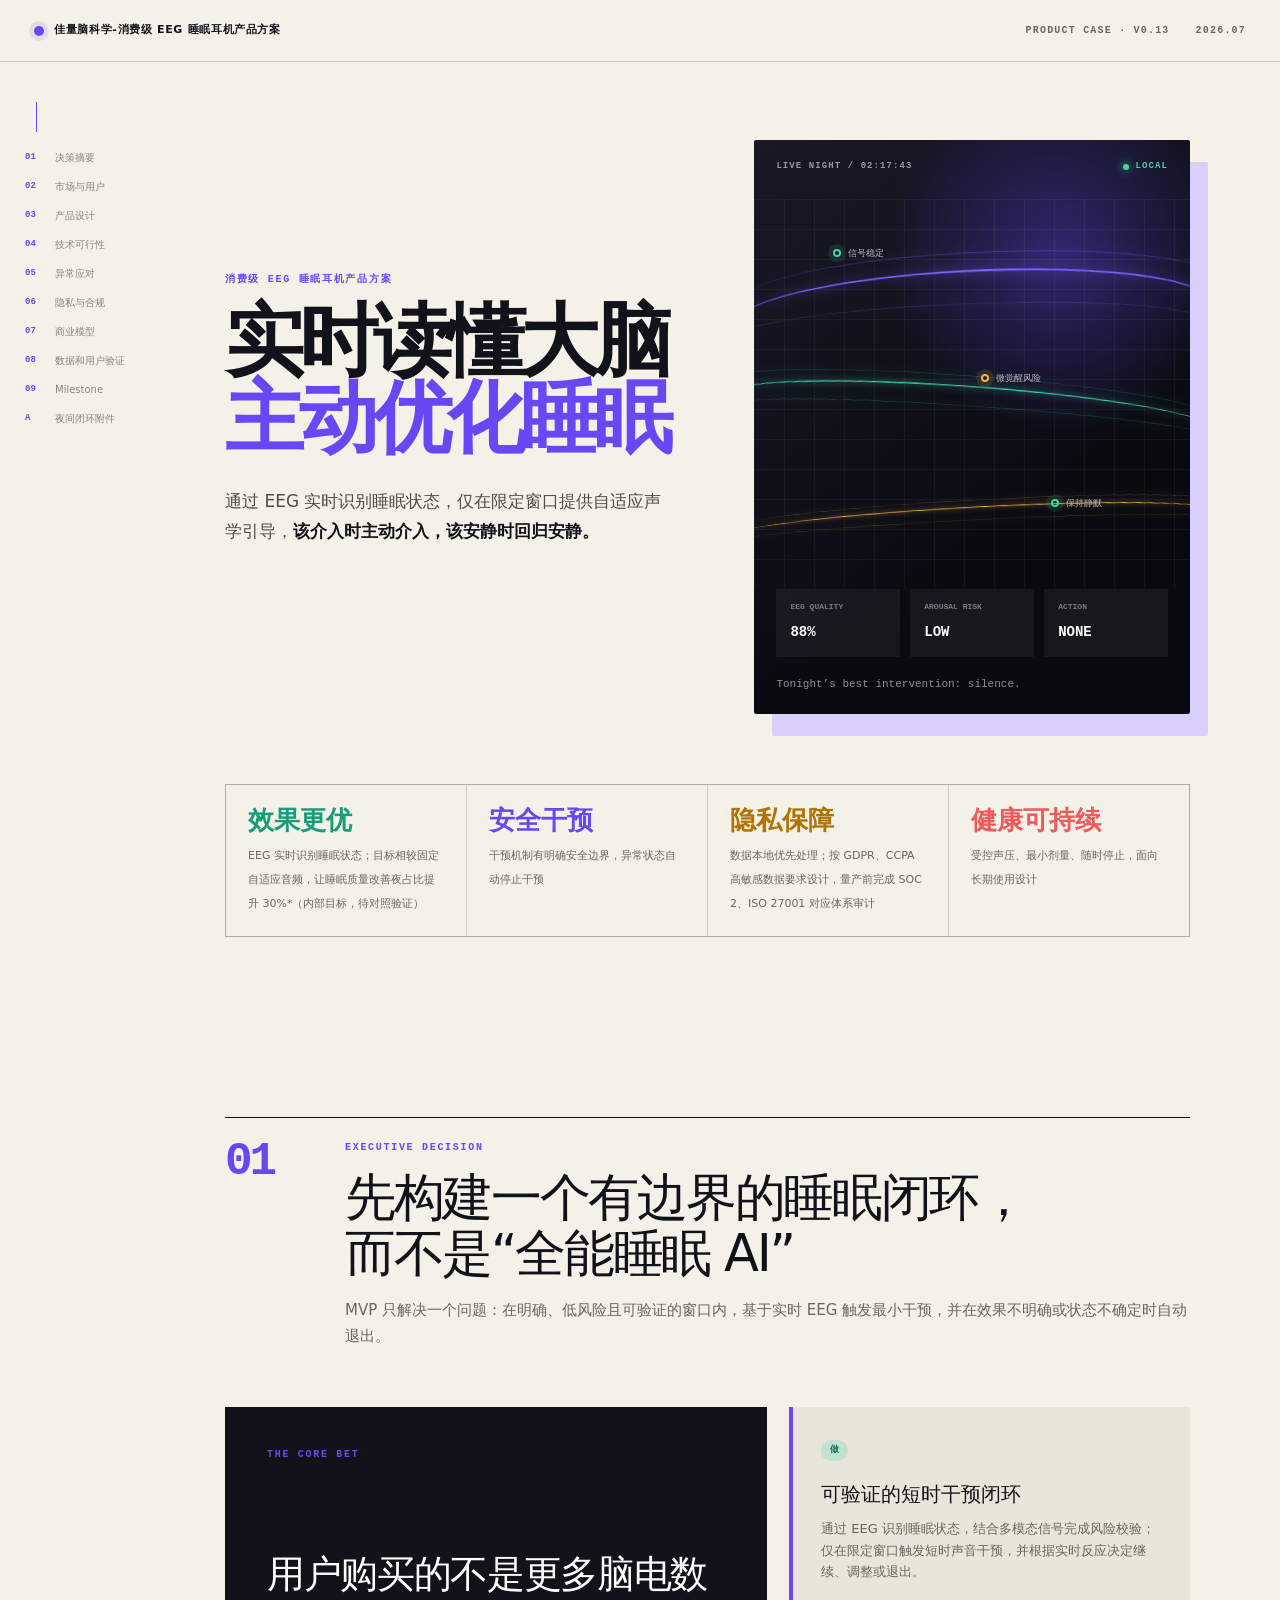
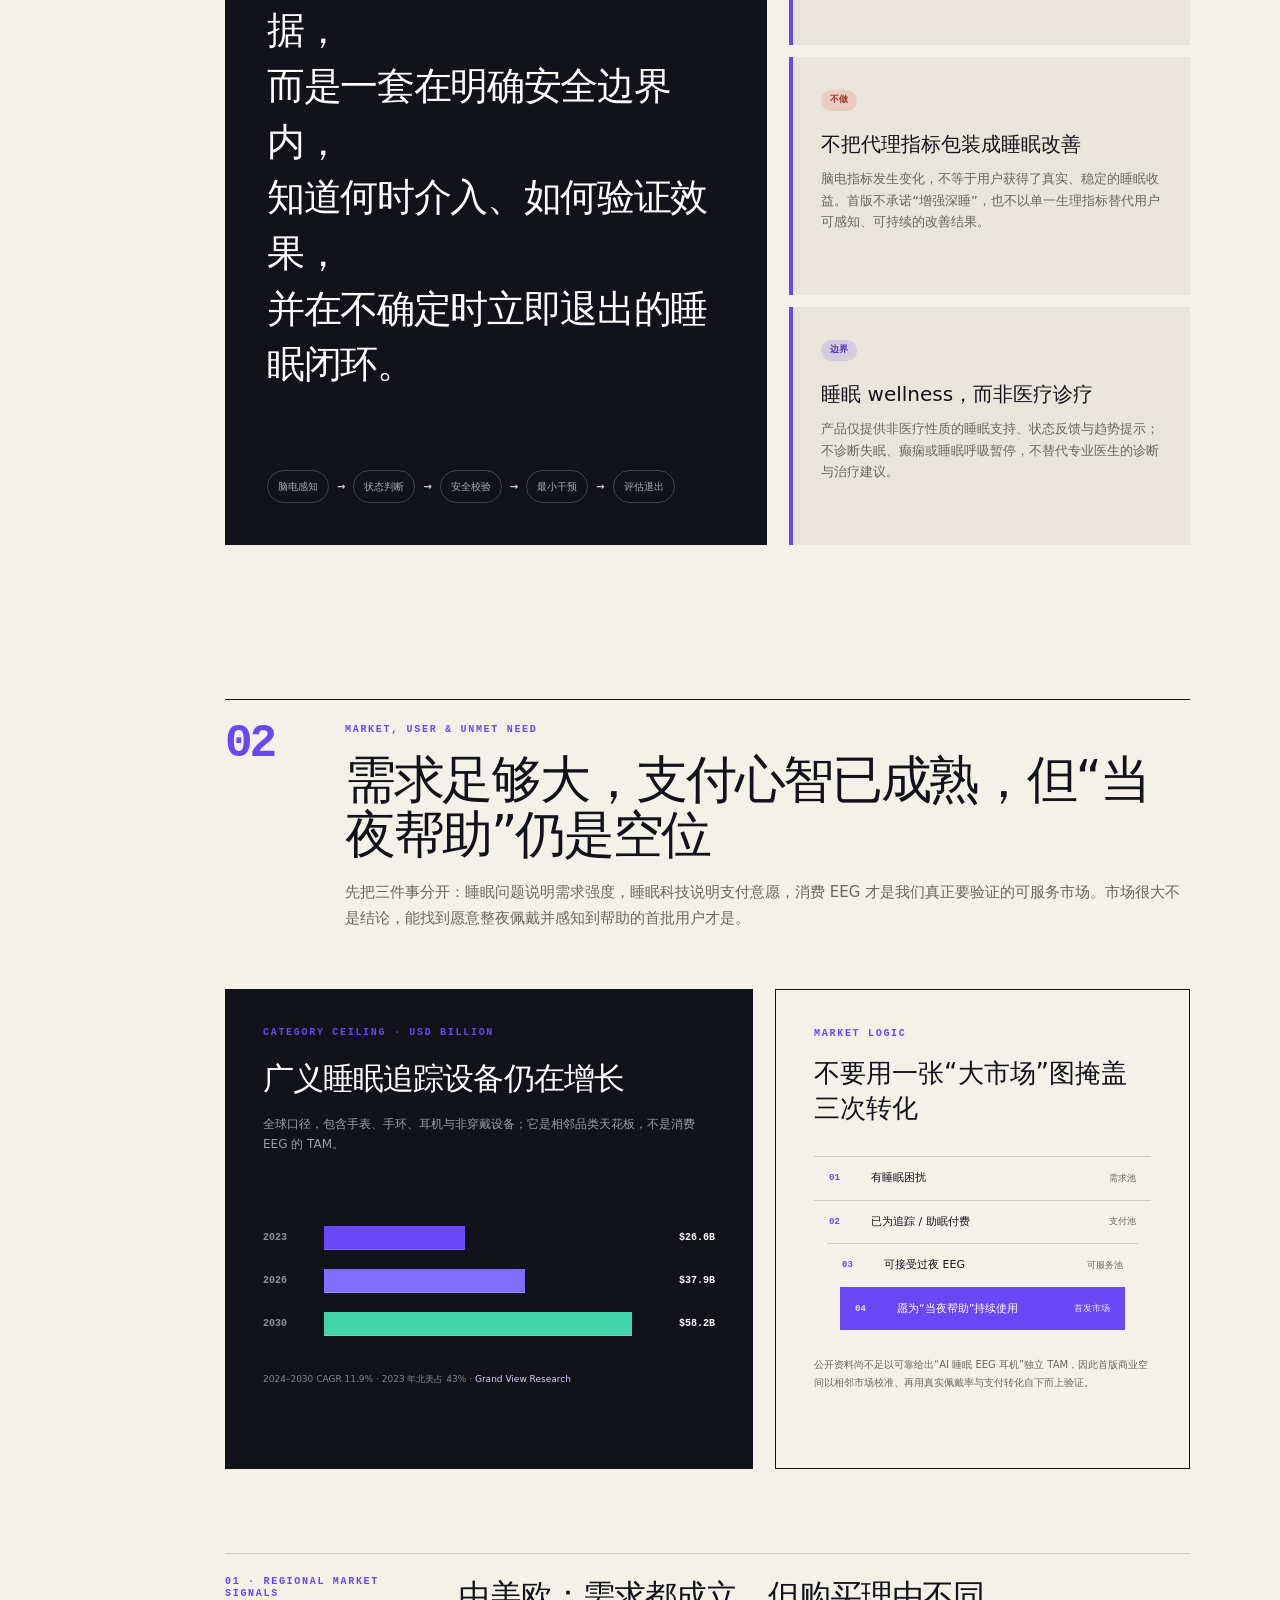
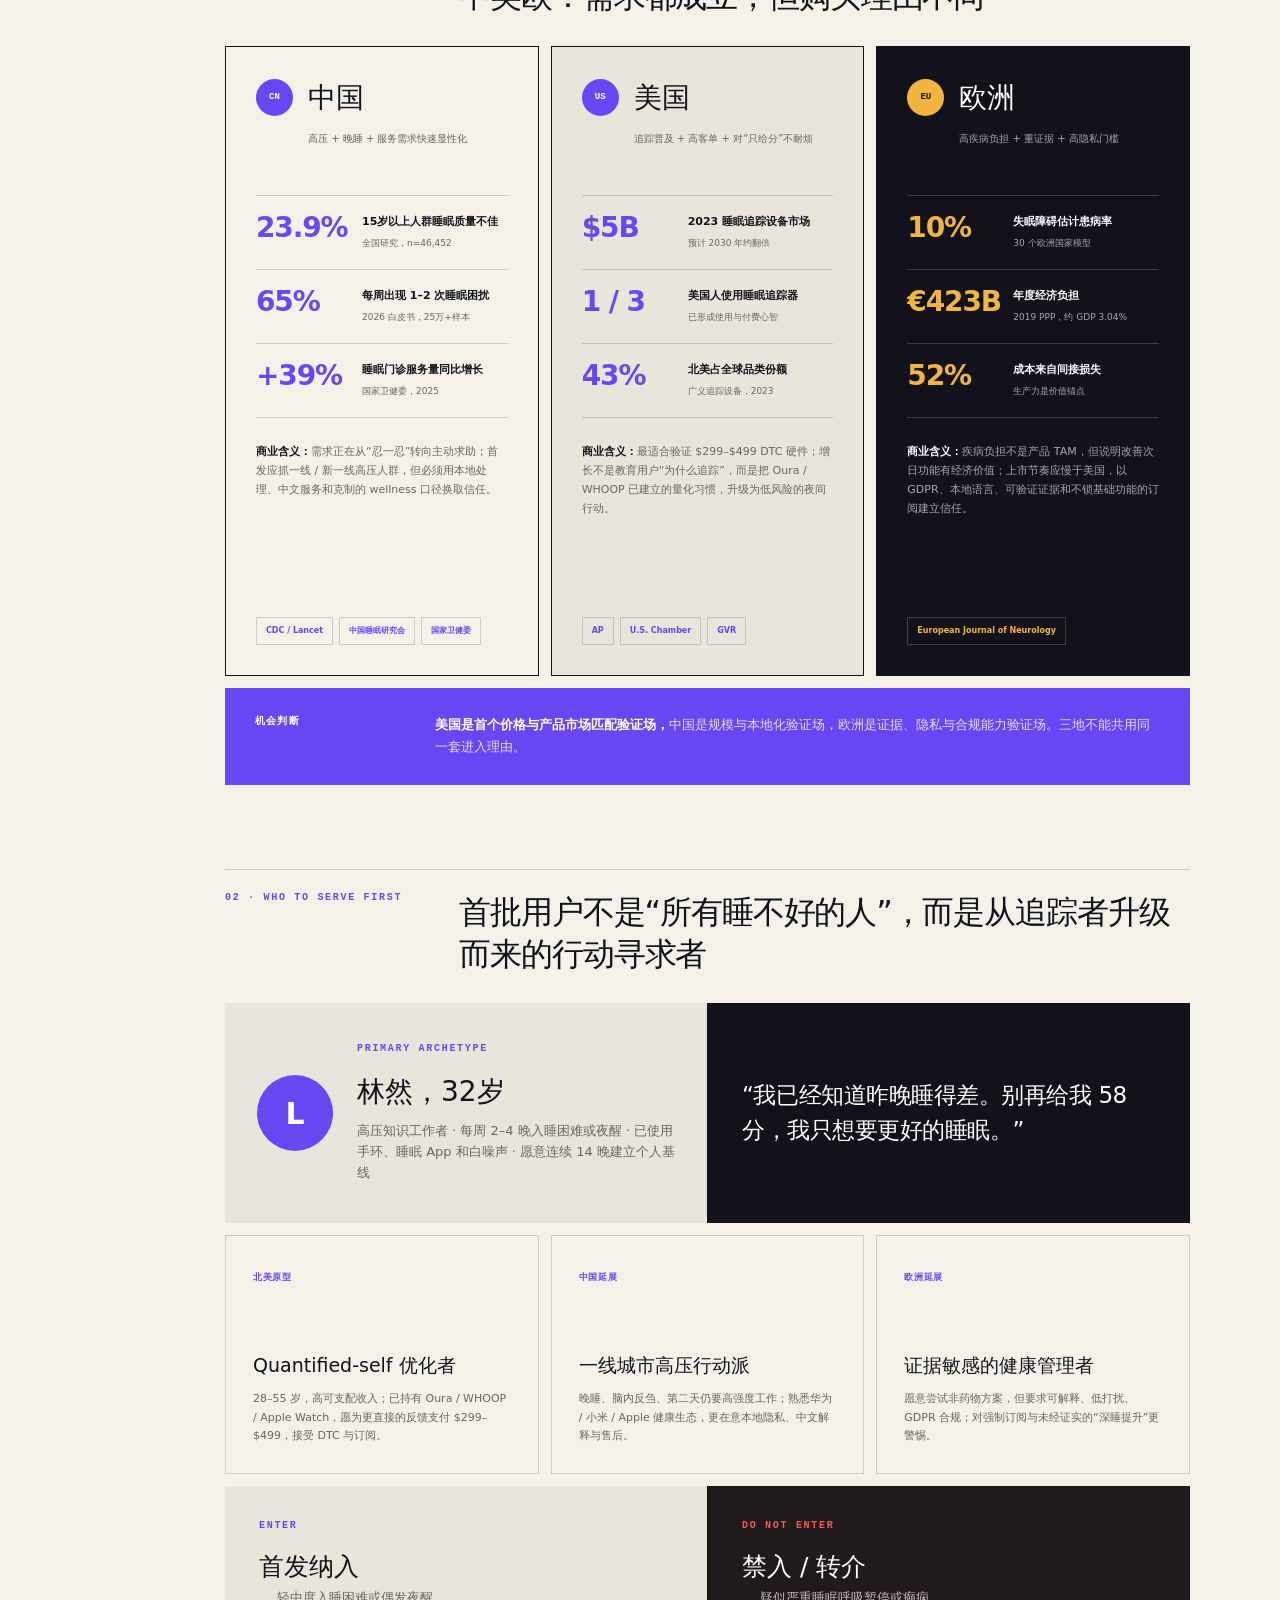
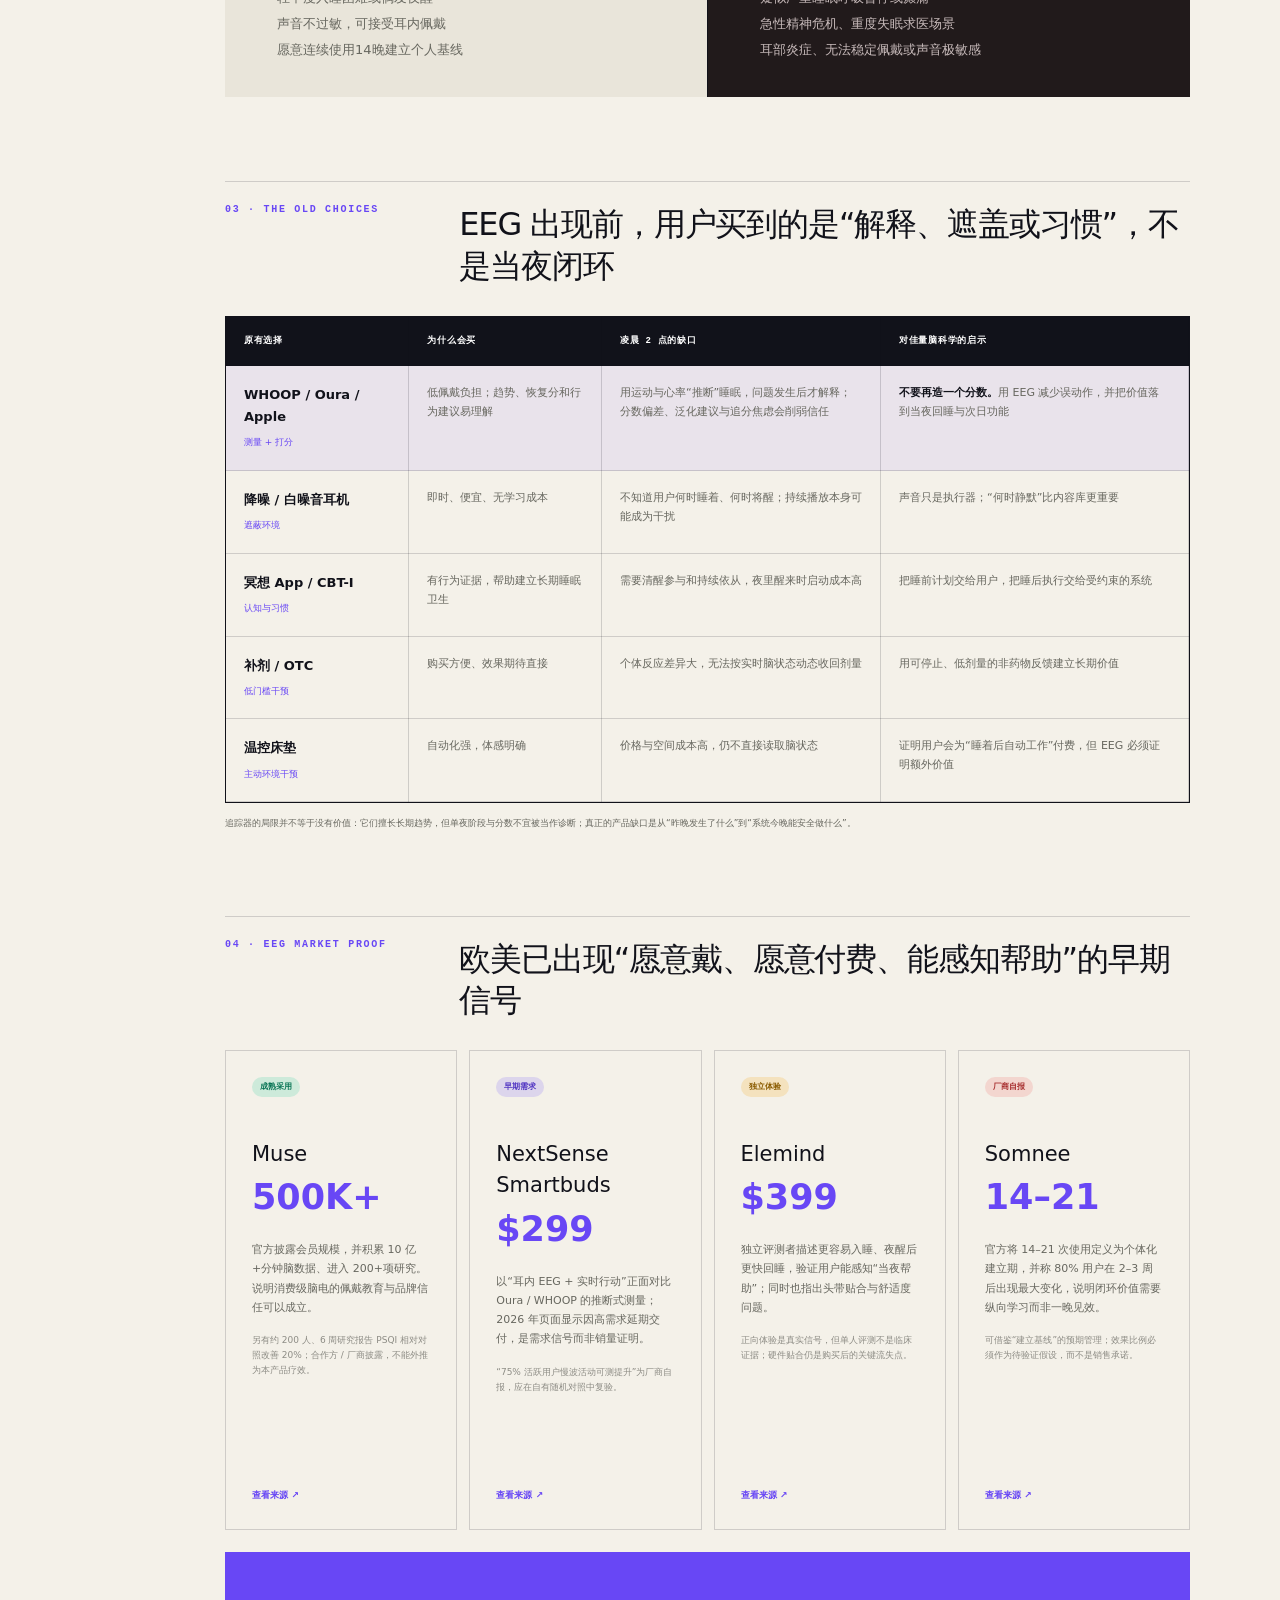
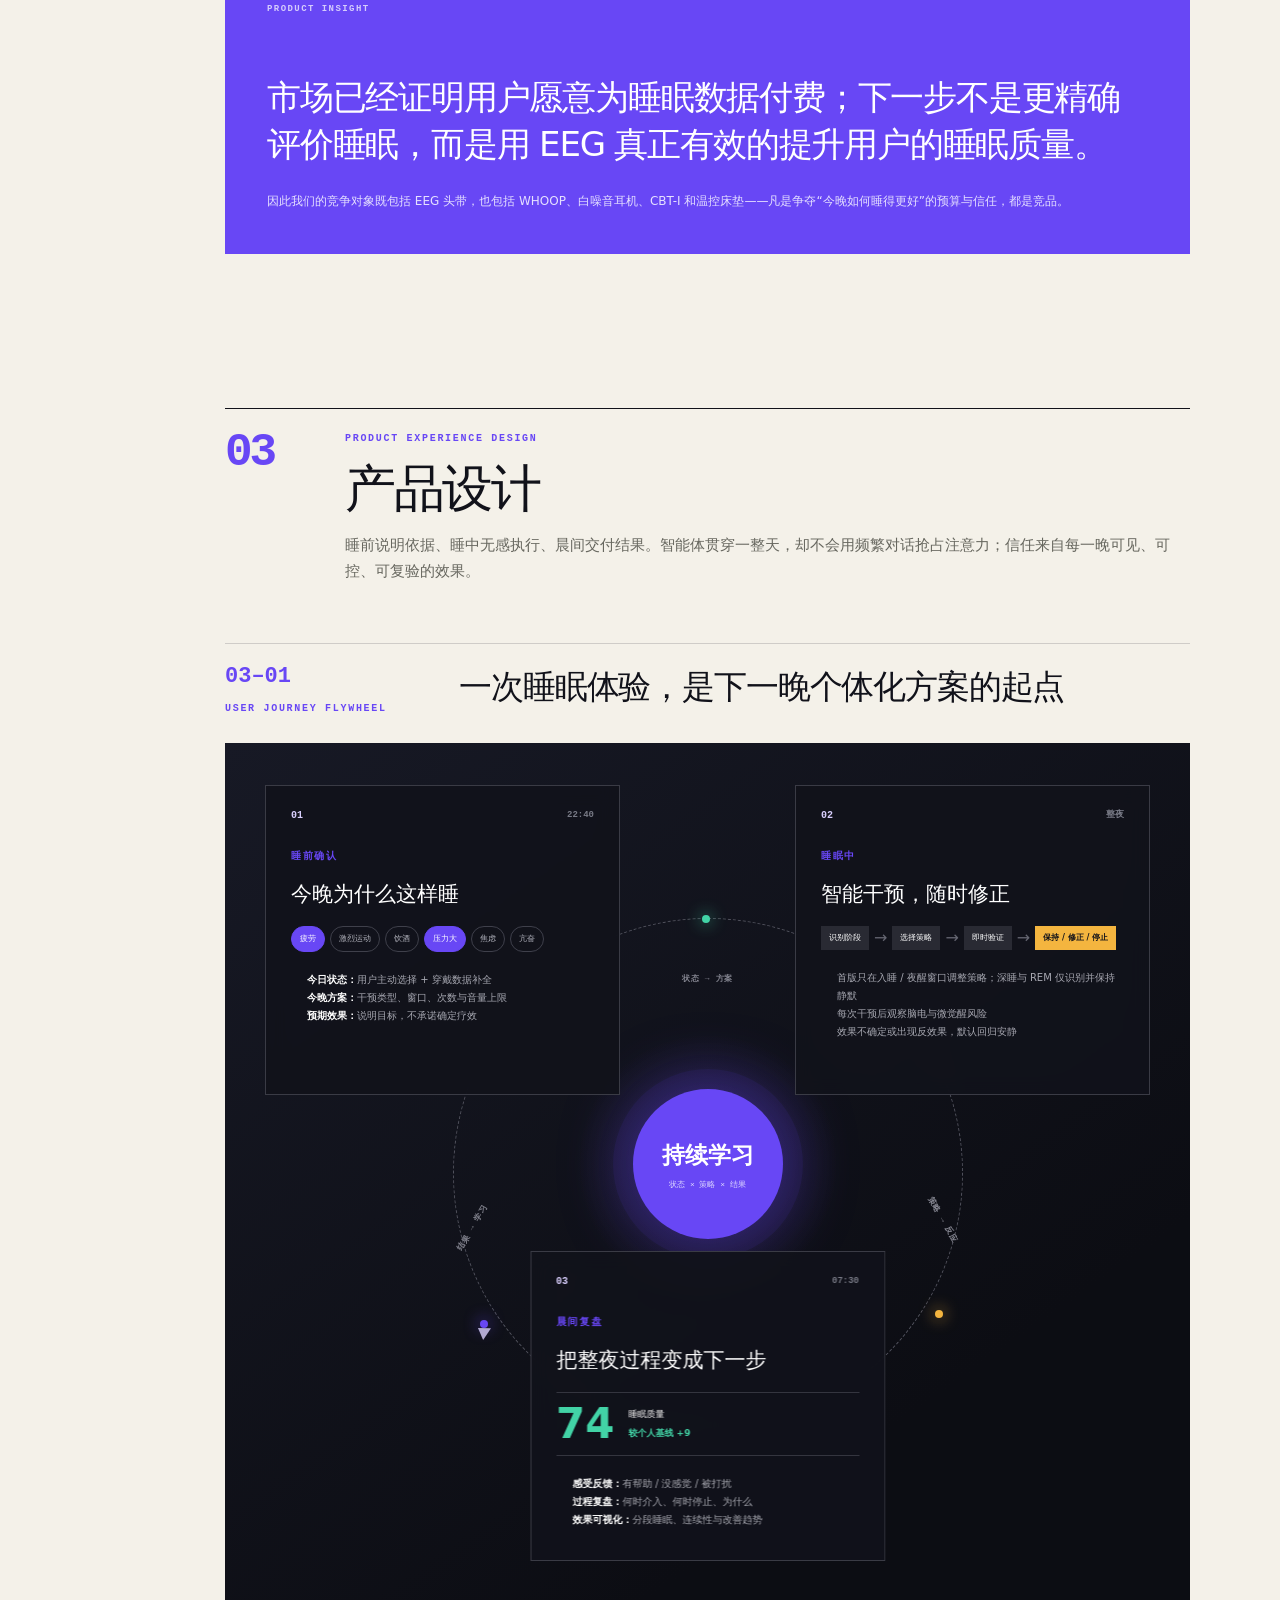
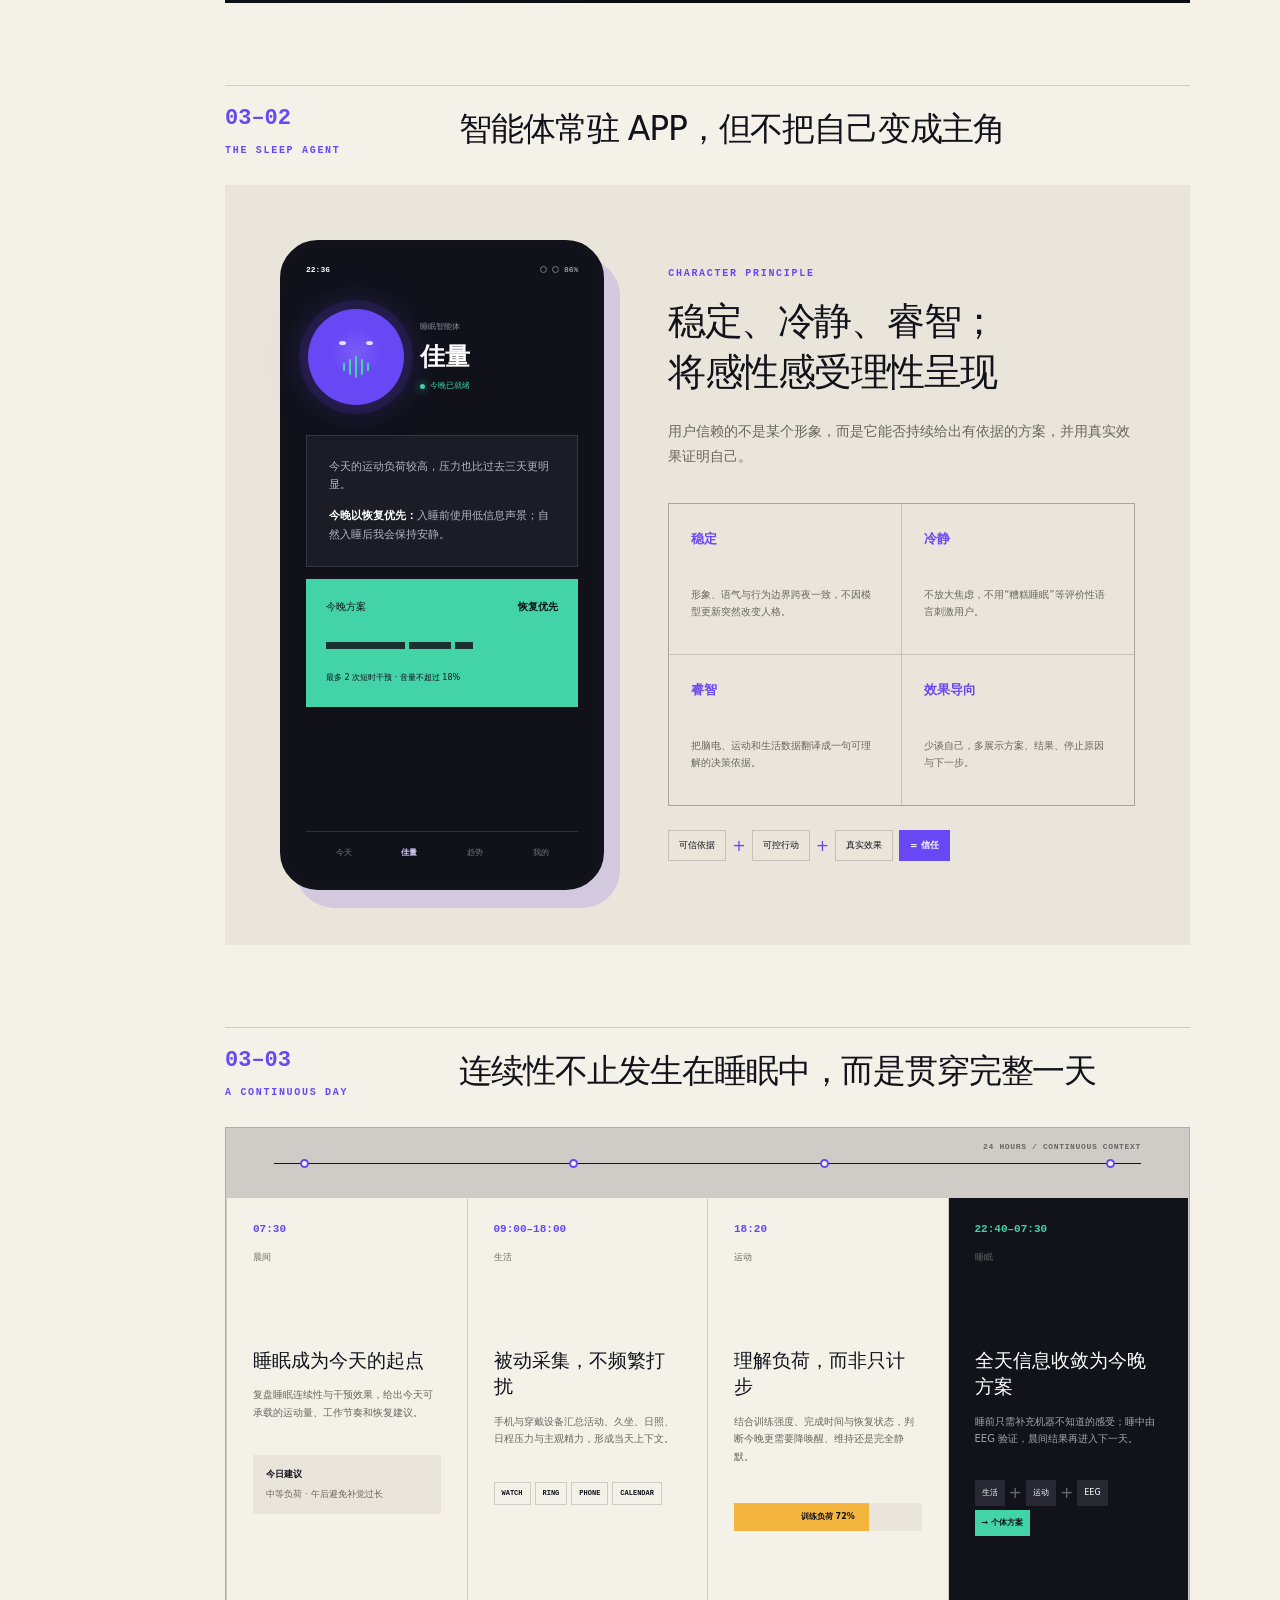
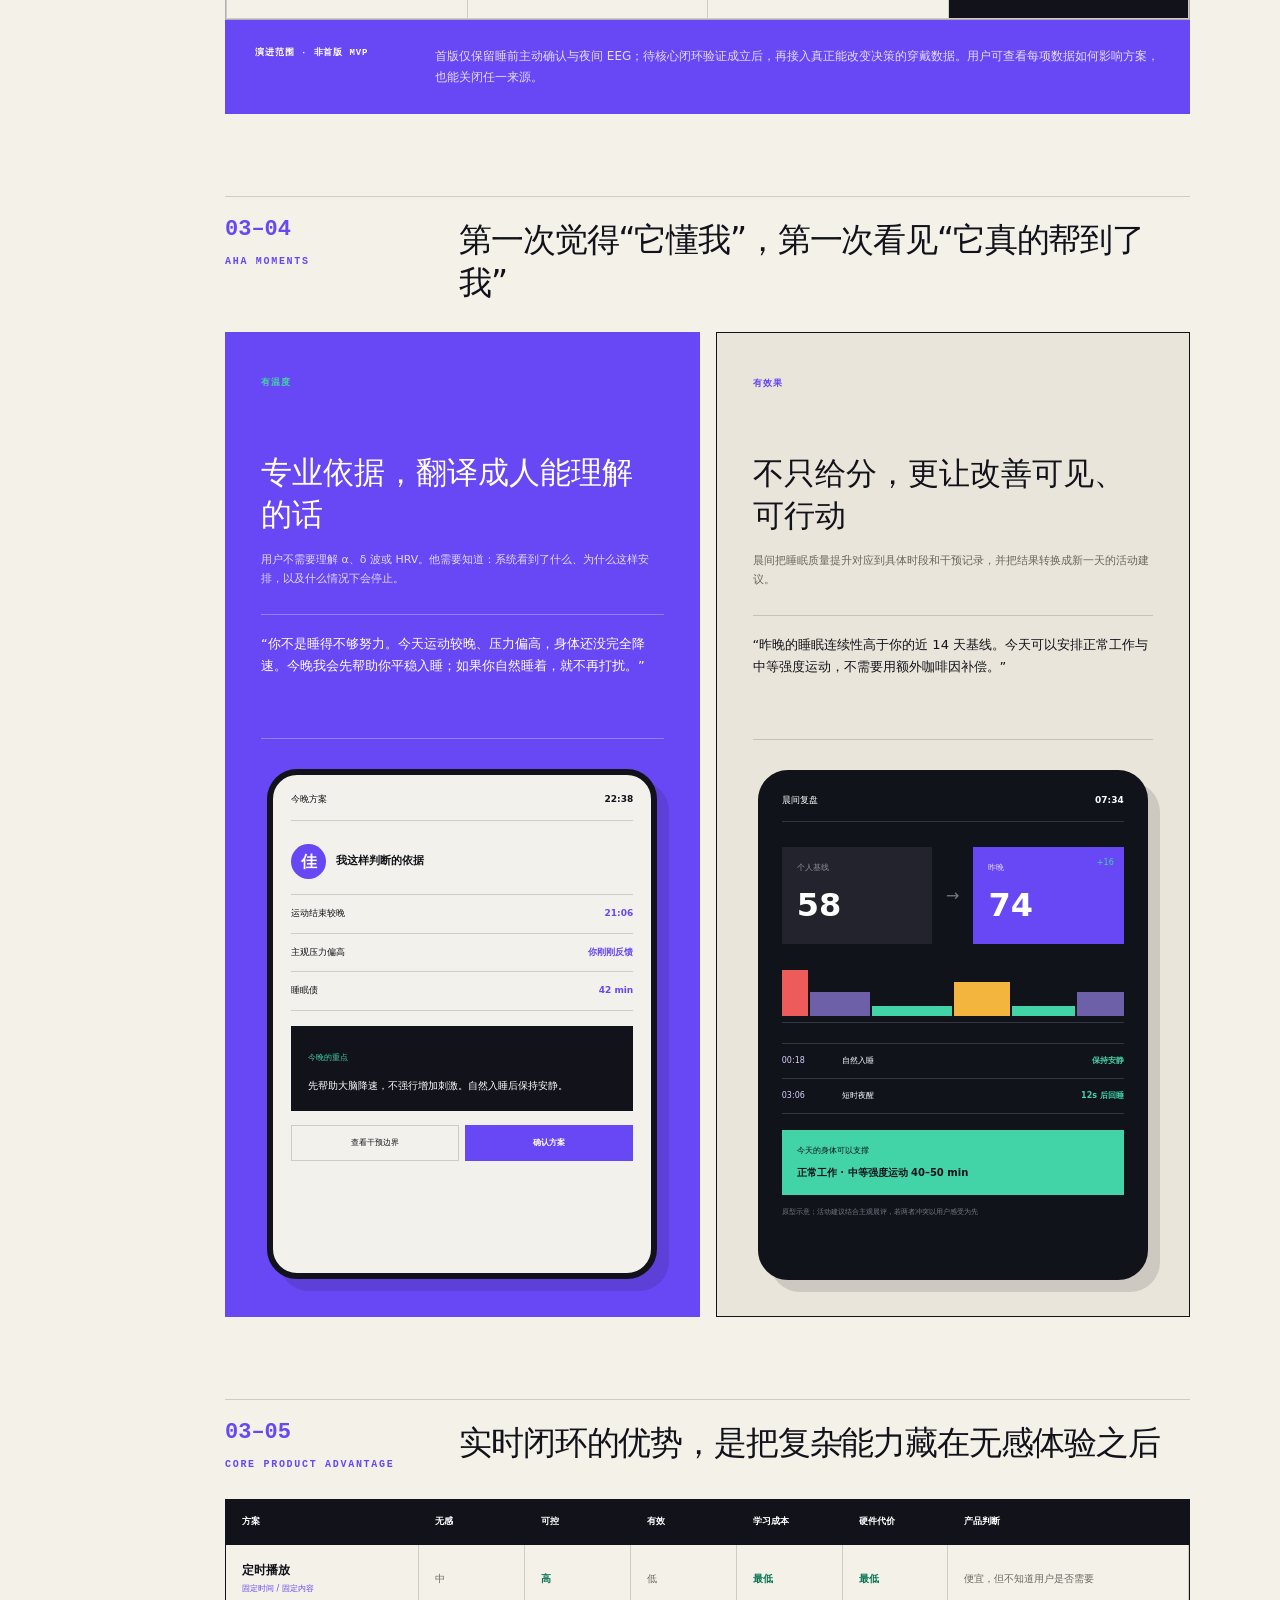
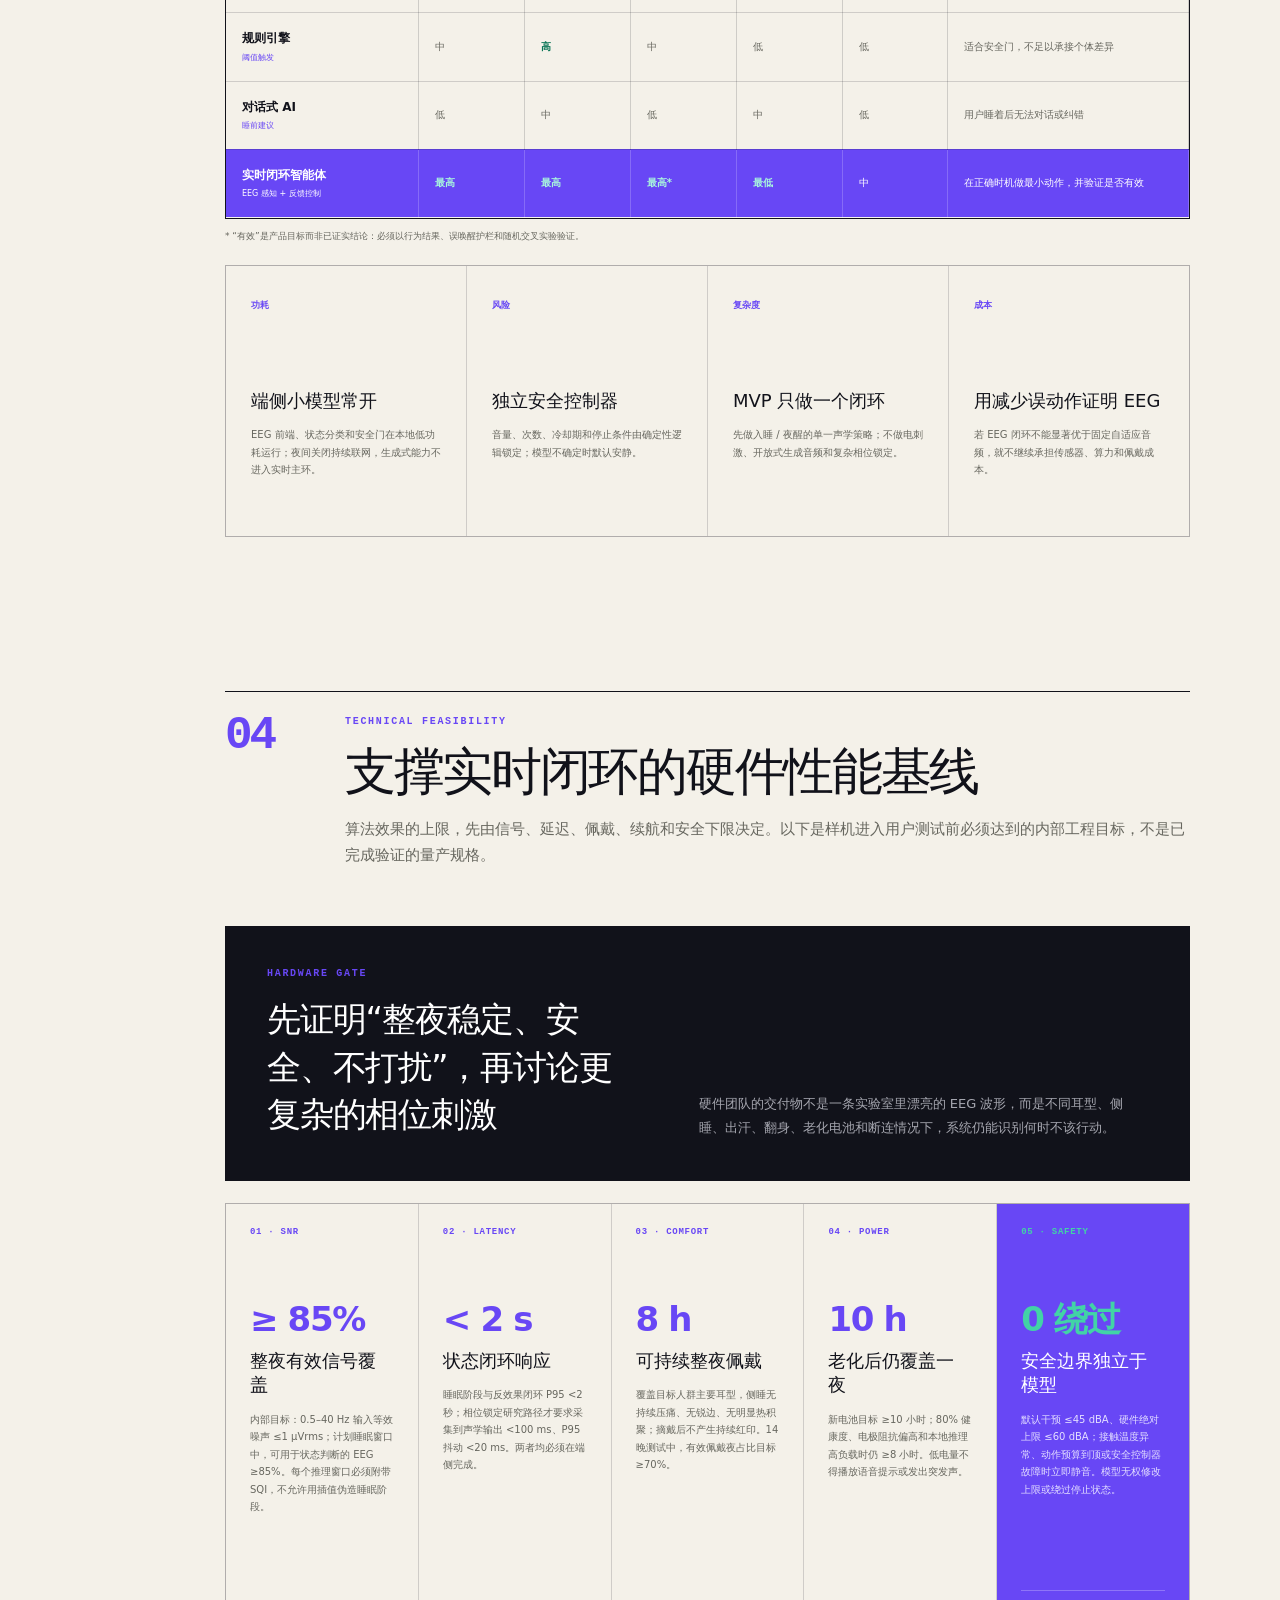
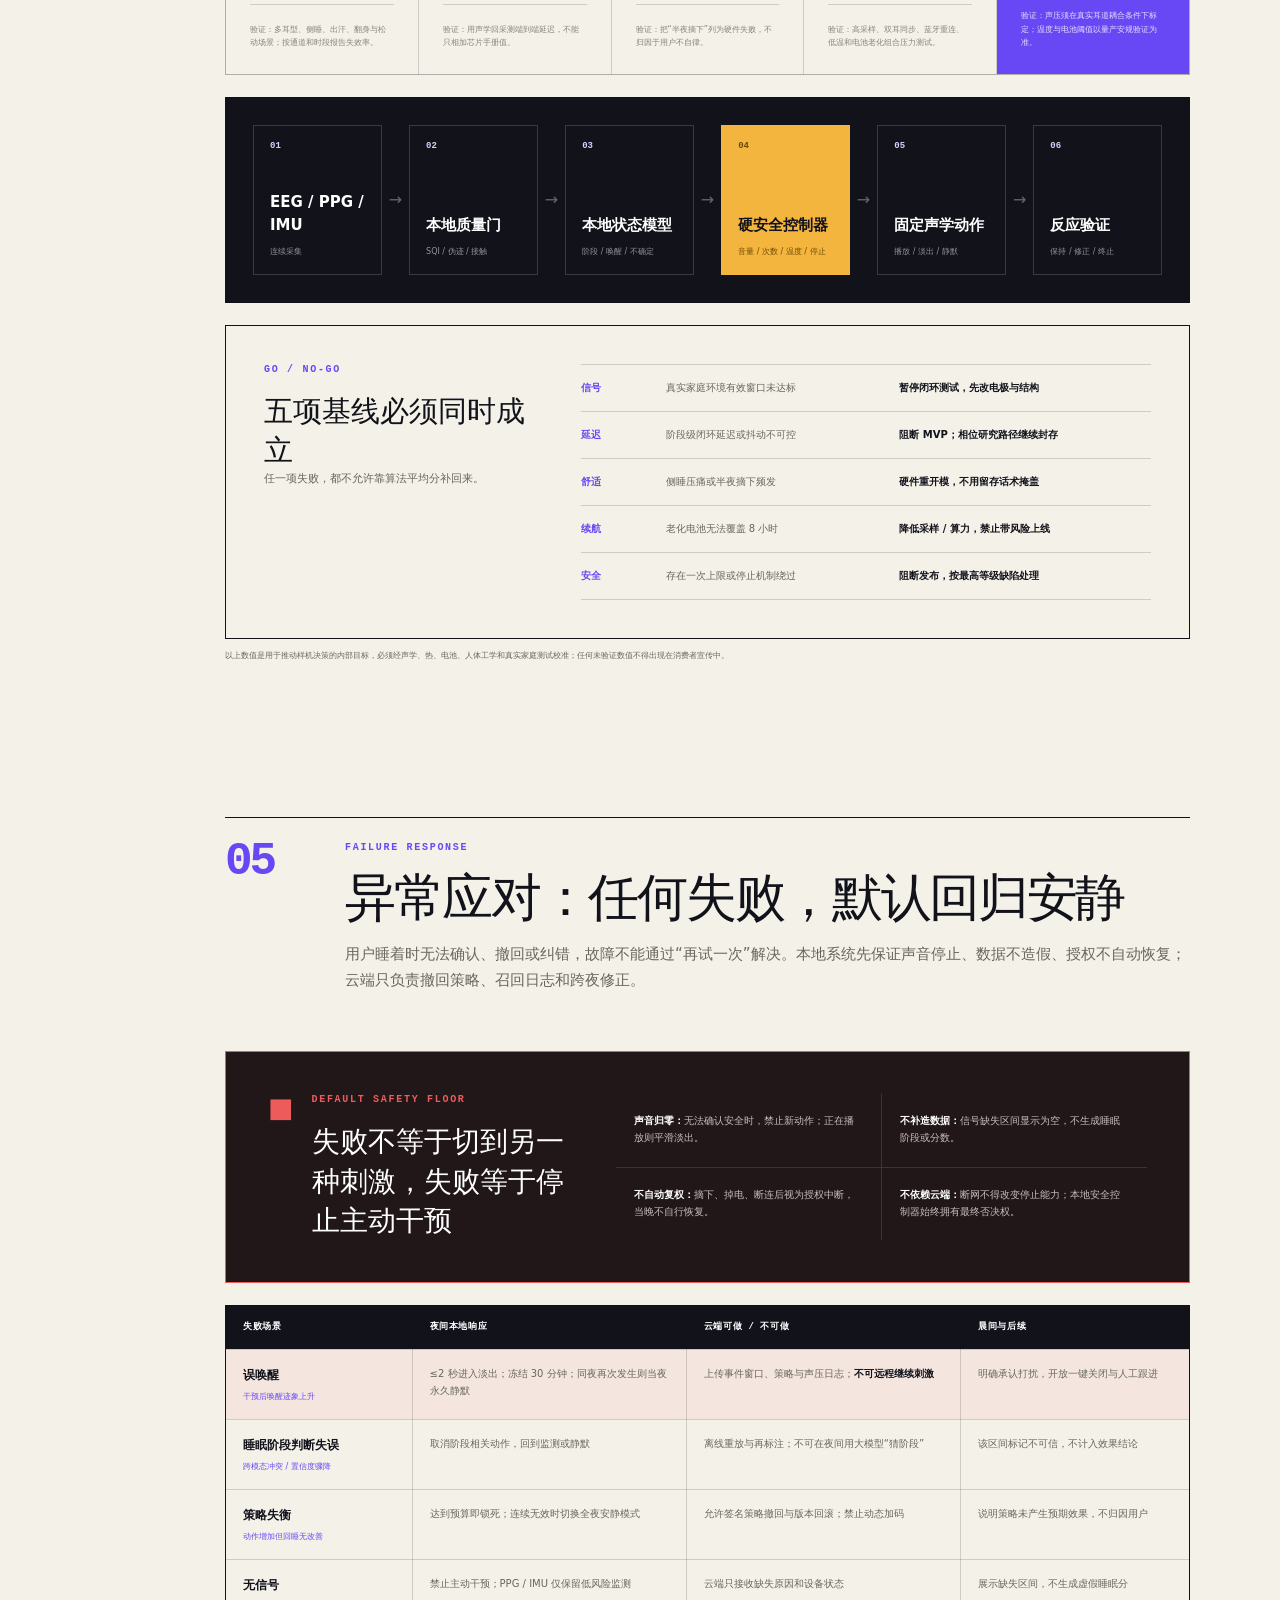
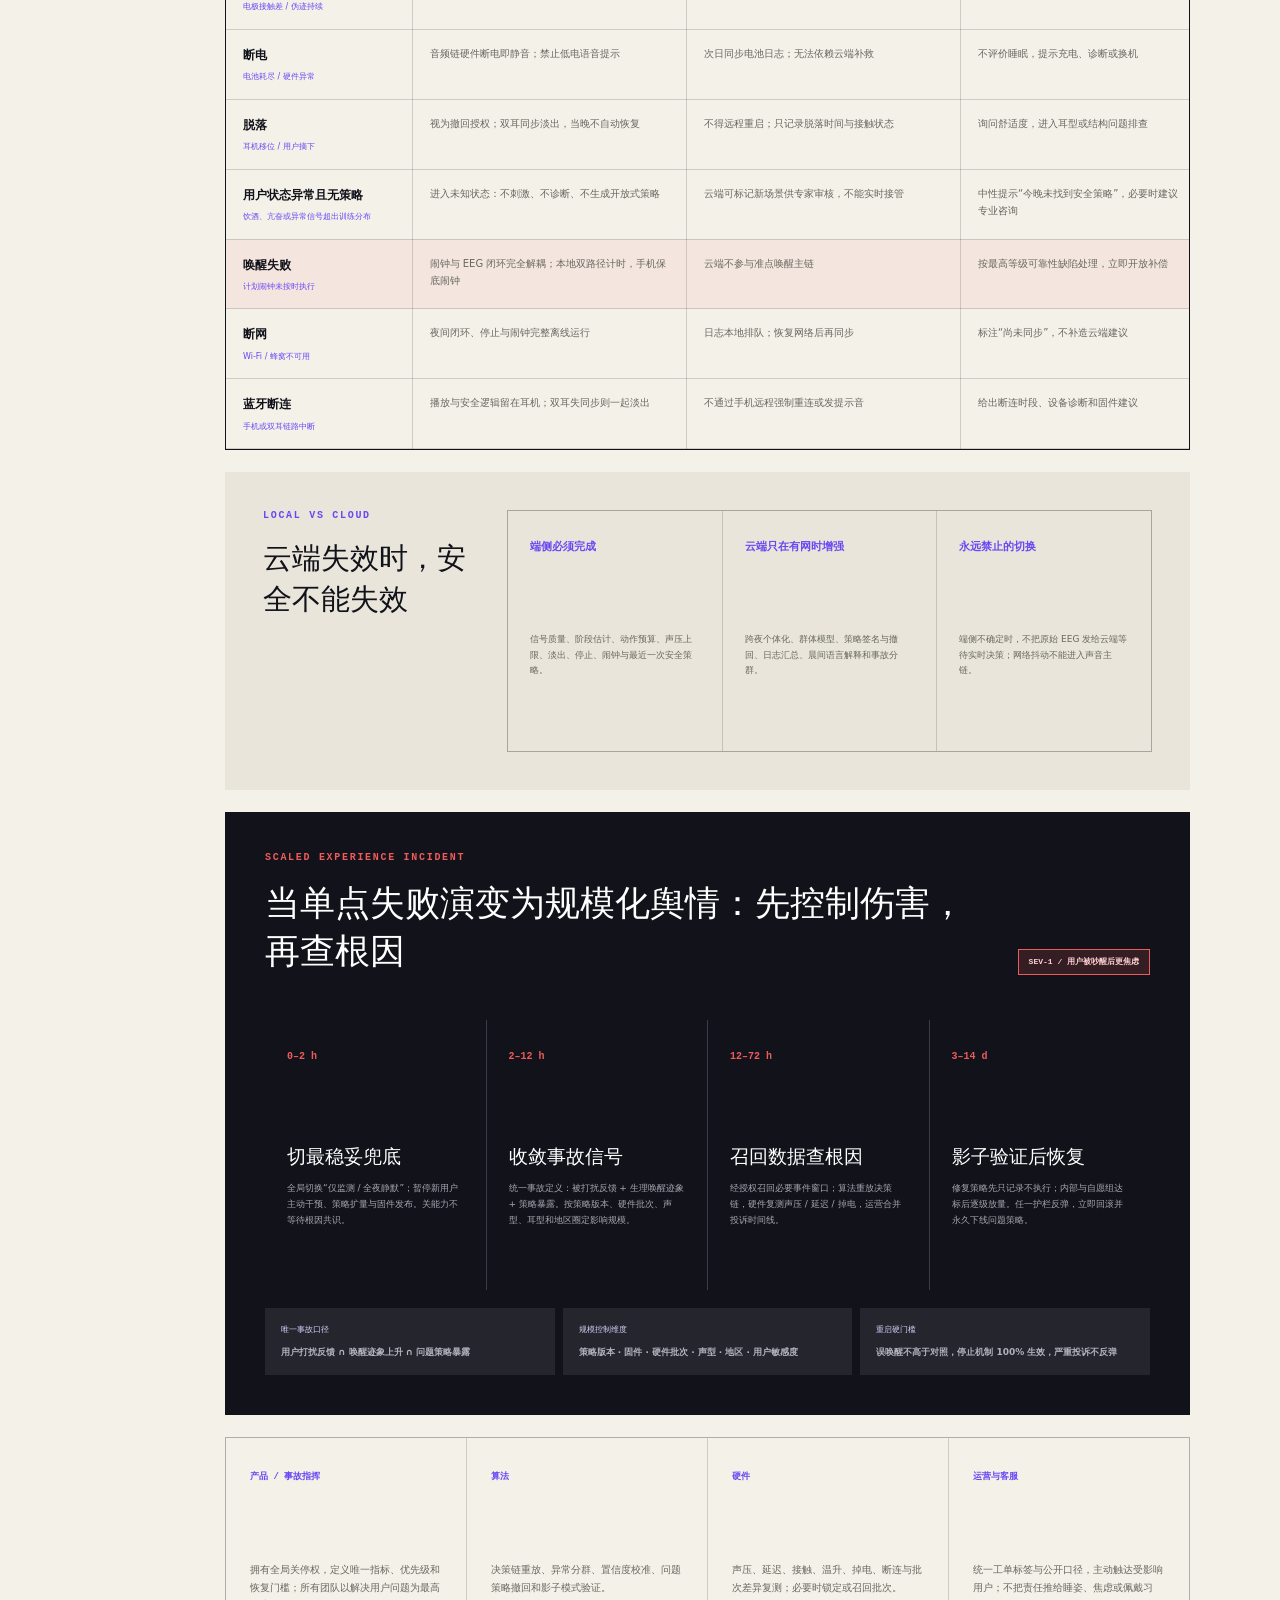
<file: Genlight/index.html>
<!DOCTYPE html>
<html lang="zh-CN"><head><meta charSet="utf-8"/><meta name="viewport" content="width=device-width, initial-scale=1"/><title>实时读懂大脑，主动优化深睡｜佳量脑科学</title><meta name="description" content="通过 EEG 实时识别睡眠阶段，提供自适应声学引导：该介入时主动介入，该安静时回归安静。"/><meta property="og:title" content="实时读懂大脑，主动优化深睡｜佳量脑科学"/><meta property="og:description" content="通过 EEG 实时识别睡眠阶段，提供自适应声学引导。"/><meta property="og:type" content="website"/><meta name="twitter:card" content="summary_large_image"/><meta name="twitter:title" content="实时读懂大脑，主动优化深睡｜佳量脑科学"/><meta name="twitter:description" content="该介入时主动介入，该安静时回归安静。"/>
<meta name="offline-export" content="self-contained"/>
<style>/*! tailwindcss v4.2.1 | MIT License | https://tailwindcss.com */
@layer theme{:root,:host{--font-sans:ui-sans-serif, system-ui, sans-serif, "Apple Color Emoji", "Segoe UI Emoji", "Segoe UI Symbol", "Noto Color Emoji";--font-mono:ui-monospace, SFMono-Regular, Menlo, Monaco, Consolas, "Liberation Mono", "Courier New", monospace;--spacing:.25rem;--default-font-family:var(--font-sans);--default-mono-font-family:var(--font-mono)}}@layer base{*,:after,:before,::backdrop{box-sizing:border-box;border:0 solid;margin:0;padding:0}::file-selector-button{box-sizing:border-box;border:0 solid;margin:0;padding:0}html,:host{-webkit-text-size-adjust:100%;tab-size:4;line-height:1.5;font-family:var(--default-font-family,ui-sans-serif, system-ui, sans-serif, "Apple Color Emoji", "Segoe UI Emoji", "Segoe UI Symbol", "Noto Color Emoji");font-feature-settings:var(--default-font-feature-settings,normal);font-variation-settings:var(--default-font-variation-settings,normal);-webkit-tap-highlight-color:transparent}hr{height:0;color:inherit;border-top-width:1px}abbr:where([title]){-webkit-text-decoration:underline dotted;text-decoration:underline dotted}h1,h2,h3,h4,h5,h6{font-size:inherit;font-weight:inherit}a{color:inherit;-webkit-text-decoration:inherit;-webkit-text-decoration:inherit;-webkit-text-decoration:inherit;-webkit-text-decoration:inherit;text-decoration:inherit}b,strong{font-weight:bolder}code,kbd,samp,pre{font-family:var(--default-mono-font-family,ui-monospace, SFMono-Regular, Menlo, Monaco, Consolas, "Liberation Mono", "Courier New", monospace);font-feature-settings:var(--default-mono-font-feature-settings,normal);font-variation-settings:var(--default-mono-font-variation-settings,normal);font-size:1em}small{font-size:80%}sub,sup{vertical-align:baseline;font-size:75%;line-height:0;position:relative}sub{bottom:-.25em}sup{top:-.5em}table{text-indent:0;border-color:inherit;border-collapse:collapse}:-moz-focusring{outline:auto}progress{vertical-align:baseline}summary{display:list-item}ol,ul,menu{list-style:none}img,svg,video,canvas,audio,iframe,embed,object{vertical-align:middle;display:block}img,video{max-width:100%;height:auto}button,input,select,optgroup,textarea{font:inherit;font-feature-settings:inherit;font-variation-settings:inherit;letter-spacing:inherit;color:inherit;opacity:1;background-color:#0000;border-radius:0}::file-selector-button{font:inherit;font-feature-settings:inherit;font-variation-settings:inherit;letter-spacing:inherit;color:inherit;opacity:1;background-color:#0000;border-radius:0}:where(select:is([multiple],[size])) optgroup{font-weight:bolder}:where(select:is([multiple],[size])) optgroup option{padding-inline-start:20px}::file-selector-button{margin-inline-end:4px}::placeholder{opacity:1}@supports (not ((-webkit-appearance:-apple-pay-button))) or (contain-intrinsic-size:1px){::placeholder{color:currentColor}@supports (color:color-mix(in lab, red, red)){::placeholder{color:color-mix(in oklab, currentcolor 50%, transparent)}}}textarea{resize:vertical}::-webkit-search-decoration{-webkit-appearance:none}::-webkit-date-and-time-value{min-height:1lh;text-align:inherit}::-webkit-datetime-edit{display:inline-flex}::-webkit-datetime-edit-fields-wrapper{padding:0}::-webkit-datetime-edit{padding-block:0}::-webkit-datetime-edit-year-field{padding-block:0}::-webkit-datetime-edit-month-field{padding-block:0}::-webkit-datetime-edit-day-field{padding-block:0}::-webkit-datetime-edit-hour-field{padding-block:0}::-webkit-datetime-edit-minute-field{padding-block:0}::-webkit-datetime-edit-second-field{padding-block:0}::-webkit-datetime-edit-millisecond-field{padding-block:0}::-webkit-datetime-edit-meridiem-field{padding-block:0}::-webkit-calendar-picker-indicator{line-height:1}:-moz-ui-invalid{box-shadow:none}button,input:where([type=button],[type=reset],[type=submit]){appearance:button}::file-selector-button{appearance:button}::-webkit-inner-spin-button{height:auto}::-webkit-outer-spin-button{height:auto}[hidden]:where(:not([hidden=until-found])){display:none!important}}@layer components;@layer utilities{.relative{position:relative}.start{inset-inline-start:var(--spacing)}.table{display:table}}:root{--ink:#11121a;--paper:#f4f1e9;--panel:#e9e5da;--muted:#67675f;--line:#11121a29;--violet:#6847f5;--violet-soft:#d9cffd;--mint:#42d3a6;--amber:#f4b53f;--red:#ee5b5b;--white:#fffefa}*{box-sizing:border-box}html{scroll-behavior:smooth}body{color:var(--ink);background:var(--paper);-webkit-font-smoothing:antialiased;margin:0;font-family:Avenir Next,PingFang SC,Microsoft YaHei,Noto Sans CJK SC,system-ui,sans-serif}a{color:inherit;text-decoration:none}button{font:inherit}::selection{background:var(--violet);color:#fff}.topbar{z-index:20;border-bottom:1px solid var(--line);background:var(--paper);justify-content:space-between;align-items:center;height:62px;padding:0 34px;display:flex;position:fixed;inset:0 0 auto}@supports (color:color-mix(in lab, red, red)){.topbar{background:color-mix(in srgb, var(--paper) 88%, transparent)}}.topbar{-webkit-backdrop-filter:blur(18px);backdrop-filter:blur(18px)}.brand{letter-spacing:.06em;white-space:nowrap;align-items:center;gap:10px;font-size:11px;font-weight:800;display:flex}.brand-dot{background:var(--violet);border-radius:50%;width:10px;height:10px;box-shadow:0 0 0 5px #6847f51f}.topbar-meta{color:var(--muted);letter-spacing:.12em;gap:26px;font:700 10px/1 ui-monospace,SFMono-Regular,Menlo,monospace;display:flex}.rail{z-index:10;flex-direction:column;gap:4px;width:170px;display:flex;position:fixed;top:102px;left:25px}.rail-line{background:var(--violet);width:1px;height:30px;margin:0 0 9px 11px}.rail a{color:#86857e;white-space:nowrap;grid-template-columns:26px 1fr;align-items:center;gap:4px;padding:5px 0;font-size:10px;transition:all .2s;display:grid}.rail a span{color:var(--violet);font:700 9px/1 ui-monospace,monospace}.rail a:hover{color:var(--ink);transform:translate(4px)}.content{overflow:hidden}.hero,.chapter,.closing,.sources{width:min(1220px,100% - 315px);margin-left:max(225px,50vw - 610px);margin-right:auto}.hero{flex-direction:column;justify-content:space-between;min-height:100vh;padding:140px 0 56px;display:flex}.hero-grid{grid-template-columns:1.02fr .98fr;align-items:center;gap:76px;display:grid}.kicker,.eyebrow{color:var(--violet);letter-spacing:.17em;text-transform:uppercase;margin:0 0 16px;font:800 10px/1.2 ui-monospace,SFMono-Regular,Menlo,monospace}.eyebrow.danger{color:var(--red)}h1,h2,h3,h4,p{margin-top:0}.hero h1{letter-spacing:-.065em;margin-bottom:30px;font-size:clamp(52px,6.2vw,92px);font-weight:700;line-height:.98}.hero h1 em{color:var(--violet);font-style:normal}.hero-lede{color:#4e4d48;max-width:590px;margin-bottom:34px;font-size:17px;line-height:1.75}.hero-lede strong{color:var(--ink)}.signal-card{color:#fff;min-height:560px;box-shadow:18px 22px 0 var(--violet-soft);background:radial-gradient(circle at 70% 20%,#6847f561,#0000 32%),linear-gradient(145deg,#171926 0%,#090a10 70%);border-radius:2px;padding:22px;overflow:hidden}.signal-top{color:#9898a4;letter-spacing:.12em;justify-content:space-between;font:700 9px/1 ui-monospace,monospace;display:flex}.live{color:var(--mint);align-items:center;gap:7px;display:flex}.live i{background:currentColor;border-radius:50%;width:6px;height:6px;box-shadow:0 0 10px}.wave-field{background-image:linear-gradient(#ffffff0b 1px,#0000 1px),linear-gradient(90deg,#ffffff0b 1px,#0000 1px);background-size:30px 30px;height:390px;margin:28px -22px 0;position:relative;overflow:hidden}.wave{transform-origin:50%;filter:drop-shadow(0 0 6px);border-top:2px solid;border-radius:50%;width:108%;height:90px;position:absolute;left:-4%}.wave:before,.wave:after{content:"";opacity:.35;border-top:1px solid;border-radius:50%;height:80px;position:absolute;inset:-20px 0 auto}.wave:after{top:20px;transform:scaleY(.7)}.wave-a{color:#7d63ff;top:70px;transform:skew(-22deg)rotate(-2deg)}.wave-b{color:#40d3aa;top:168px;transform:skew(30deg)rotate(4deg)scaleY(.6)}.wave-c{color:#efb143;top:280px;transform:skew(-40deg)rotate(-3deg)scaleY(.4)}.event{position:absolute;inset:50px auto auto 18%}.event-two{inset:175px auto auto 52%}.event-three{inset:300px auto auto 68%}.event:before{content:"";border:2px solid var(--mint);border-radius:50%;width:8px;height:8px;display:block;box-shadow:0 0 0 5px #42d3a61f}.event.risk:before{border-color:var(--amber);box-shadow:0 0 0 5px #f4b53f1f}.event span{white-space:nowrap;color:#b8b8c2;font-size:9px;position:absolute;top:-2px;left:15px}.signal-status{grid-template-columns:repeat(3,1fr);gap:10px;display:grid}.signal-status div{background:#ffffff0e;padding:14px}.signal-status span{color:#777984;margin-bottom:8px;font:700 8px/1 ui-monospace,monospace;display:block}.signal-status strong{font:700 14px/1 ui-monospace,monospace}.signal-caption{color:#8f8f99;margin:20px 0 0;font:11px/1.4 ui-monospace,monospace}.hero-proof{background:var(--line);border:1px solid var(--line);grid-template-columns:repeat(4,1fr);gap:1px;margin-top:70px;display:grid}.metric{background:var(--paper);min-height:112px;padding:22px}.metric strong{color:var(--violet);margin-bottom:9px;font-size:26px;line-height:1;display:block}.metric span{color:var(--muted);font-size:11px;line-height:1.55}.metric-mint strong{color:#179d78}.metric-amber strong{color:#b27300}.metric-red strong{color:var(--red)}.chapter{padding:124px 0 30px;scroll-margin-top:10px}.section-header{border-top:1px solid var(--ink);grid-template-columns:92px 1fr;align-items:start;gap:28px;margin-bottom:58px;padding-top:24px;display:grid}.section-number{color:var(--violet);letter-spacing:-.07em;font:700 46px/.9 ui-monospace,monospace}.section-header h2{letter-spacing:-.045em;max-width:850px;margin-bottom:16px;font-size:clamp(34px,4vw,58px);line-height:1.08}.section-copy{max-width:850px;color:var(--muted);margin-bottom:0;font-size:15px;line-height:1.75}.thesis-grid{grid-template-columns:1.15fr .85fr;gap:22px;display:grid}.card-dark{color:#fff;background:var(--ink);min-height:530px;padding:42px}.big-idea blockquote{letter-spacing:-.035em;margin:85px 0 78px;font-size:clamp(26px,3vw,43px);line-height:1.45}.rule-row{color:#aaaab2;flex-wrap:wrap;align-items:center;gap:8px;font-size:10px;display:flex}.rule-row span{border:1px solid #44454f;border-radius:99px;padding:8px 10px}.rule-row b{color:var(--violet-soft)}.decision-stack{gap:12px;display:grid}.decision-card{background:var(--panel);border-left:4px solid var(--violet);padding:28px}.decision-card h3{margin:18px 0 9px;font-size:20px}.decision-card p{color:var(--muted);margin:0;font-size:13px;line-height:1.65}.decision-tag{color:#087454;background:#42d3a638;border-radius:99px;padding:6px 9px;font:800 9px/1 ui-monospace,monospace;display:inline-flex}.decision-tag.risk{color:#a72e2e;background:#ee5b5b2e}.decision-tag.info{color:#5034c2;background:#6847f52b}.persona{grid-template-columns:1fr 1fr;gap:22px;margin-bottom:22px;display:grid}.persona-profile,.persona-quote{background:var(--panel);min-height:190px;padding:32px}.persona-profile{align-items:center;gap:24px;display:flex}.avatar{color:#fff;background:var(--violet);border-radius:50%;flex:none;place-items:center;width:76px;height:76px;font-size:30px;font-weight:700;display:grid}.persona-profile h3{margin-bottom:8px;font-size:28px}.persona-profile p:last-child{color:var(--muted);margin:0;font-size:13px;line-height:1.6}.persona-quote{letter-spacing:-.02em;align-items:center;font-size:22px;line-height:1.55;display:flex}.problem-cards{border:1px solid var(--line);background:var(--line);grid-template-columns:repeat(4,1fr);gap:1px;margin-bottom:22px;display:grid}.problem-cards article{background:var(--paper);min-height:275px;padding:28px}.problem-cards span{color:var(--violet);font:700 12px/1 ui-monospace,monospace}.problem-cards h3{margin:72px 0 12px;font-size:19px}.problem-cards p{color:var(--muted);font-size:12px;line-height:1.7}.eligibility{background:var(--ink);grid-template-columns:1fr 1fr;gap:1px;display:grid}.eligibility>div{background:var(--panel);padding:34px}.eligibility>div:last-child{color:#fff;background:#211a1b}.eligibility h3{font-size:25px}.eligibility ul{color:var(--muted);margin:0;padding-left:18px;font-size:13px;line-height:2}.eligibility>div:last-child ul{color:#c8bbbb}.market-snapshot{grid-template-columns:1.12fr .88fr;gap:22px;display:grid}.category-trend{color:#fff;background:var(--ink);min-height:480px;margin:0;padding:38px}.category-trend h3{letter-spacing:-.03em;margin-bottom:12px;font-size:31px}.category-trend>div>p:last-child{color:#9d9ea8;max-width:650px;font-size:12px;line-height:1.7}.trend-bars{gap:19px;margin-top:72px;display:grid}.trend-bars div{grid-template-columns:48px 1fr 70px;align-items:center;gap:13px;display:grid}.trend-bars span,.trend-bars b{font:700 10px/1 ui-monospace,monospace}.trend-bars span{color:#8f909a}.trend-bars b{color:#fff;text-align:right}.trend-bars i{background:var(--violet);height:24px;display:block;box-shadow:inset 0 -1px #ffffff2e}.trend-bars div:nth-child(2) i{background:#826cff}.trend-bars div:nth-child(3) i{background:var(--mint)}.category-trend figcaption{color:#858690;margin-top:36px;font-size:9px;line-height:1.6}.category-trend figcaption a{color:var(--violet-soft)}.market-boundary{border:1px solid var(--ink);min-height:480px;padding:38px}.market-boundary h3{margin-bottom:30px;font-size:26px;line-height:1.35}.funnel-step{width:calc(100% - var(--cut,0px));border-top:1px solid var(--line);grid-template-columns:30px 1fr auto;align-items:center;gap:12px;margin:0 auto;padding:13px 15px;font-size:11px;display:grid}.funnel-step:nth-of-type(2){--cut:0px}.funnel-step:nth-of-type(3){--cut:26px}.funnel-step:nth-of-type(4){--cut:52px}.funnel-step:nth-of-type(5){--cut:78px}.funnel-step b{color:var(--violet);font:700 9px/1 ui-monospace,monospace}.funnel-step small{color:var(--muted);font-size:9px}.funnel-step.focus{color:#fff;background:var(--violet);border-color:var(--violet)}.funnel-step.focus b,.funnel-step.focus small{color:#e7e2ff}.method-note{color:var(--muted);margin:26px 0 0;font-size:10px;line-height:1.75}.subsection-heading{border-top:1px solid var(--line);grid-template-columns:.42fr 1.58fr;align-items:start;gap:40px;margin:84px 0 28px;padding-top:22px;display:grid}.subsection-heading h3{letter-spacing:-.035em;max-width:900px;margin:0;font-size:32px;line-height:1.3}.region-market-grid{grid-template-columns:repeat(3,1fr);gap:12px;display:grid}.region-card{border:1px solid var(--ink);flex-direction:column;min-height:630px;padding:30px;display:flex}.region-head{min-height:118px;padding-left:52px;position:relative}.region-head>span{color:#fff;background:var(--violet);border-radius:50%;place-items:center;width:37px;height:37px;font:800 9px/1 ui-monospace,monospace;display:grid;position:absolute;top:2px;left:0}.region-head h3{margin-bottom:6px;font-size:28px}.region-head small{color:var(--muted);font-size:10px;line-height:1.5}.region-metrics{border-top:1px solid var(--line)}.region-metrics>div{border-bottom:1px solid var(--line);grid-template-columns:92px 1fr;gap:7px 14px;padding:18px 0;display:grid}.region-metrics strong{color:var(--violet);letter-spacing:-.04em;grid-row:1/3;font-size:28px;line-height:1}.region-metrics span{font-size:11px;font-weight:700}.region-metrics small{color:var(--muted);font-size:9px}.region-card>p{color:var(--muted);margin:24px 0;font-size:11px;line-height:1.75}.region-card>p b{color:var(--ink)}.source-row{flex-wrap:wrap;gap:6px;margin-top:auto;display:flex}.source-row a{border:1px solid var(--line);color:var(--violet);padding:7px 9px;font-size:8px;font-weight:750}.region-card.usa{background:var(--panel)}.region-card.europe{color:#fff;background:var(--ink)}.region-card.europe .region-head>span{color:var(--ink);background:var(--amber)}.region-card.europe .region-head small,.region-card.europe .region-metrics small,.region-card.europe>p{color:#a6a7b0}.region-card.europe .region-metrics,.region-card.europe .region-metrics>div{border-color:#3b3c45}.region-card.europe .region-metrics strong{color:var(--amber)}.region-card.europe>p b{color:#fff}.region-card.europe .source-row a{color:var(--amber);border-color:#3b3c45}.market-readout{color:#fff;background:var(--violet);grid-template-columns:150px 1fr;gap:30px;margin-top:12px;padding:26px 30px;display:grid}.market-readout span{letter-spacing:.12em;font:800 10px/1.6 ui-monospace,monospace}.market-readout p{color:#e4deff;margin:0;font-size:13px;line-height:1.75}.market-readout p b{color:#fff}.target-lead{background:var(--ink);grid-template-columns:1fr 1fr;gap:1px;margin-bottom:12px;display:grid}.target-lead .persona-profile{background:var(--panel)}.target-lead blockquote{color:#fff;background:var(--ink);letter-spacing:-.02em;align-items:center;min-height:220px;margin:0;padding:34px;font-size:23px;line-height:1.55;display:flex}.regional-personas{grid-template-columns:repeat(3,1fr);gap:12px;margin-bottom:12px;display:grid}.regional-personas article{border:1px solid var(--line);min-height:230px;padding:27px}.regional-personas span{color:var(--violet);letter-spacing:.08em;font:800 9px/1 ui-monospace,monospace}.regional-personas h4{margin:64px 0 10px;font-size:19px}.regional-personas p{color:var(--muted);margin:0;font-size:11px;line-height:1.7}.alternatives-wrap{border:1px solid var(--ink);overflow-x:auto}.alternatives-table{border-collapse:collapse;table-layout:fixed;width:100%;min-width:900px}.alternatives-table th,.alternatives-table td{text-align:left;vertical-align:top;border-right:1px solid var(--line);border-bottom:1px solid var(--line);padding:18px}.alternatives-table th{color:#fff;background:var(--ink);letter-spacing:.08em;font:700 9px/1.4 ui-monospace,monospace}.alternatives-table th:first-child{width:19%}.alternatives-table th:nth-child(2){width:20%}.alternatives-table th:nth-child(3){width:29%}.alternatives-table td{color:var(--muted);font-size:11px;line-height:1.7}.alternatives-table td b{color:var(--ink)}.alternatives-table td:first-child b{margin-bottom:5px;font-size:13px;display:block}.alternatives-table td small{color:var(--violet);font-size:9px}.alternatives-table .score-row td{background:#6847f514}.table-note{color:var(--muted);margin:13px 0 0;font-size:9px;line-height:1.7}.proof-grid{grid-template-columns:repeat(4,1fr);gap:12px;display:grid}.proof-grid article{border:1px solid var(--line);flex-direction:column;min-height:480px;padding:26px;display:flex}.proof-grid h4{margin:42px 0 10px;font-size:21px}.proof-grid strong{color:var(--violet);font-size:35px;line-height:1}.proof-grid p{color:var(--muted);margin:25px 0 16px;font-size:11px;line-height:1.75}.proof-grid small{color:#8c8b84;font-size:9px;line-height:1.65}.proof-grid a{color:var(--violet);margin-top:auto;padding-top:20px;font-size:9px;font-weight:750}.evidence-tag{border-radius:99px;align-self:flex-start;padding:6px 8px;font:800 8px/1 ui-monospace,monospace}.evidence-tag.mature{color:#087454;background:#42d3a638}.evidence-tag.demand{color:#5034c2;background:#6847f52b}.evidence-tag.independent{color:#8a5b00;background:#f4b53f40}.evidence-tag.reported{color:#a72e2e;background:#ee5b5b2e}.insight-statement{color:#fff;background:var(--violet);margin-top:22px;padding:42px}.insight-statement>span{letter-spacing:.16em;opacity:.72;font:800 9px/1 ui-monospace,monospace}.insight-statement h3{letter-spacing:-.035em;max-width:980px;margin:56px 0 22px;font-size:34px;line-height:1.4}.insight-statement p{color:#e5e0ff;max-width:900px;margin:0;font-size:12px;line-height:1.75}.experience-subhead{border-top:1px solid var(--line);grid-template-columns:.42fr 1.58fr;align-items:start;gap:40px;margin:82px 0 28px;padding-top:22px;display:grid}.section-header+.experience-subhead{margin-top:0}.experience-subhead>div>span{color:var(--violet);margin-bottom:15px;font:700 22px/1 ui-monospace,monospace;display:block}.experience-subhead .eyebrow{margin:0}.experience-subhead h3{letter-spacing:-.035em;max-width:880px;margin:0;font-size:33px;line-height:1.3}.sleep-flywheel{color:#fff;background:radial-gradient(circle at 50% 49%,#6847f542,#0000 20%),linear-gradient(145deg,#171925 0%,#0c0d13 75%);min-height:860px;padding:42px;position:relative;overflow:hidden}.flywheel-track{border:1px dashed #51525d;border-radius:50%;width:510px;height:510px;position:absolute;top:50%;left:50%;translate:-50% -50%}.flywheel-track:before,.flywheel-track:after{content:"";border-style:solid;border-width:7px 0 7px 11px;border-color:transparent transparent transparent var(--violet-soft);opacity:.8;position:absolute}.flywheel-track:before{top:90px;right:24px;rotate:34deg}.flywheel-track:after{bottom:89px;left:23px;rotate:214deg}.track-dot{background:var(--mint);width:8px;height:8px;box-shadow:0 0 16px var(--mint);border-radius:50%;position:absolute}.track-dot.d1{top:-4px;left:248px}.track-dot.d2{background:var(--amber);box-shadow:0 0 16px var(--amber);bottom:109px;right:19px}.track-dot.d3{background:var(--violet);box-shadow:0 0 16px var(--violet);bottom:99px;left:26px}.flywheel-core{z-index:2;text-align:center;background:var(--violet);border-radius:50%;place-content:center;width:150px;height:150px;display:grid;position:absolute;top:49%;left:50%;translate:-50% -50%;box-shadow:0 0 0 20px #6847f514,0 0 75px #6847f566}.flywheel-core span{font-size:23px;font-weight:750}.flywheel-core small{color:#ded8ff;margin-top:7px;font:8px/1.4 ui-monospace,monospace}.flywheel-node{z-index:3;-webkit-backdrop-filter:blur(10px);backdrop-filter:blur(10px);background:#12131bf0;border:1px solid #3a3b45;width:355px;min-height:310px;padding:25px;position:absolute}.flywheel-before{top:42px;left:40px}.flywheel-night{top:42px;right:40px}.flywheel-morning{bottom:42px;left:50%;translate:-50%}.node-meta{justify-content:space-between;align-items:center;margin-bottom:30px;display:flex}.node-meta span{color:var(--violet-soft);font:700 10px/1 ui-monospace,monospace}.node-meta time{color:#777985;font:700 9px/1 ui-monospace,monospace}.flywheel-node h4{margin:0 0 16px;font-size:21px}.flywheel-node ul{color:#a7a8b1;margin:19px 0 0;padding-left:16px;font-size:10px;line-height:1.8}.flywheel-node li b{color:#fff}.state-chips{flex-wrap:wrap;gap:5px;display:flex}.state-chips span{color:#b5b6bf;border:1px solid #3f404b;border-radius:99px;padding:6px 8px;font-size:8px}.state-chips span:first-child,.state-chips span:nth-child(4){color:#fff;background:var(--violet);border-color:var(--violet)}.loop-mini{flex-wrap:wrap;align-items:center;gap:5px;display:flex}.loop-mini span,.loop-mini b{background:#292a33;padding:6px 8px;font-size:8px}.loop-mini b{color:var(--ink);background:var(--amber)}.loop-mini i{color:#656671;font-style:normal}.morning-score{border-top:1px solid #34353f;border-bottom:1px solid #34353f;align-items:center;gap:14px;padding:10px 0;display:flex}.morning-score>strong{color:var(--mint);font-size:42px;line-height:1}.morning-score div span,.morning-score div b{font-size:9px;display:block}.morning-score div b{color:var(--mint);margin-top:5px}.flywheel-arrow{z-index:2;color:#858691;letter-spacing:.08em;font:700 8px/1 ui-monospace,monospace;position:absolute}.flywheel-arrow.a1{top:27%;left:50%;translate:-50%}.flywheel-arrow.a2{top:55%;right:23%;rotate:60deg}.flywheel-arrow.a3{top:56%;left:23%;rotate:-60deg}.agent-presence{background:var(--panel);grid-template-columns:.82fr 1.18fr;align-items:center;gap:64px;padding:55px;display:grid}.agent-phone,.prototype-phone{border:8px solid var(--ink);color:#fff;background:#101119;border-radius:38px;width:min(100%,390px);margin:auto;padding:18px;position:relative;box-shadow:16px 18px #6847f52e}.agent-phone{min-height:650px}.phone-top{color:#9697a1;align-items:center;gap:5px;font:700 8px/1 ui-monospace,monospace;display:flex}.phone-top span{color:#fff;margin-right:auto}.phone-top i{border:1px solid #777883;border-radius:50%;width:7px;height:7px}.phone-top b{font-size:8px}.agent-home-head{align-items:center;gap:16px;margin:35px 2px 30px;display:flex}.agent-mark{background:radial-gradient(circle at 50% 45%, #ffffff1f, transparent 35%), var(--violet);border-radius:50%;flex:none;width:96px;height:96px;position:relative;box-shadow:0 0 0 9px #6847f51f,0 0 40px #6847f559}.agent-eye{opacity:.8;background:#fff;border-radius:50%;width:7px;height:4px;position:absolute;top:32px}.agent-eye.e-left{left:31px}.agent-eye.e-right{right:31px}.agent-wave{justify-content:center;align-items:center;gap:4px;height:20px;display:flex;position:absolute;bottom:28px;left:23px;right:23px}.agent-wave i{background:var(--mint);border-radius:2px;width:2px;height:8px}.agent-wave i:nth-child(2),.agent-wave i:nth-child(4){height:16px}.agent-wave i:nth-child(3){height:22px}.agent-home-head>div:last-child>small,.agent-home-head>div:last-child>strong,.agent-home-head>div:last-child>span{display:block}.agent-home-head>div:last-child>small{color:#8e8f99;font-size:8px}.agent-home-head>div:last-child>strong{margin:5px 0;font-size:25px}.agent-home-head>div:last-child>span{color:var(--mint);align-items:center;gap:5px;font-size:8px;display:flex}.agent-home-head>div:last-child>span i{background:var(--mint);width:5px;height:5px;box-shadow:0 0 8px var(--mint);border-radius:50%}.agent-message{background:#1b1c25;border:1px solid #343640;padding:22px}.agent-message p{color:#b5b6bf;margin:0 0 12px;font-size:11px;line-height:1.7}.agent-message p:last-child{margin:0}.agent-message b{color:#fff}.agent-plan-card{color:var(--ink);background:var(--mint);margin-top:12px;padding:20px}.agent-plan-card>div:first-child{justify-content:space-between;font-size:10px;display:flex}.plan-budget{gap:4px;margin:28px 0 14px;display:flex}.plan-budget i{background:var(--ink);opacity:.84;height:7px}.agent-plan-card small{font-size:8px}.agent-dock{color:#747580;text-align:center;border-top:1px solid #30313a;grid-template-columns:repeat(4,1fr);padding:15px 5px 5px;font-size:8px;display:grid;position:absolute;bottom:18px;left:18px;right:18px}.agent-dock .active{color:var(--violet-soft);font-weight:750}.agent-definition h3{letter-spacing:-.04em;margin:0 0 20px;font-size:38px;line-height:1.35}.agent-belief{max-width:620px;color:var(--muted);font-size:14px;line-height:1.8}.trait-grid{background:var(--line);border:1px solid var(--line);grid-template-columns:1fr 1fr;gap:1px;margin-top:34px;display:grid}.trait-grid article{background:var(--panel);min-height:150px;padding:22px}.trait-grid span{color:var(--violet);font-size:13px;font-weight:750}.trait-grid p{color:var(--muted);margin:36px 0 0;font-size:10px;line-height:1.7}.trust-equation{flex-wrap:wrap;align-items:center;gap:6px;margin-top:24px;display:flex}.trust-equation span,.trust-equation b{border:1px solid var(--line);padding:8px 10px;font-size:9px}.trust-equation i{color:var(--violet);font-style:normal}.trust-equation b{color:#fff;background:var(--violet);border-color:var(--violet)}.day-continuity{background:var(--line);border:1px solid var(--line);grid-template-columns:repeat(4,1fr);gap:1px;padding:70px 1px 1px;display:grid;position:relative}.day-rail{background:var(--ink);height:1px;position:absolute;top:35px;left:5%;right:5%}.day-rail:after{content:"24 HOURS / CONTINUOUS CONTEXT";color:var(--muted);letter-spacing:.08em;font:700 8px/1 ui-monospace,monospace;position:absolute;top:-20px;right:0}.day-rail i{background:var(--paper);border:2px solid var(--violet);border-radius:50%;width:9px;height:9px;position:absolute;top:-4px}.day-rail i:first-child{left:3%}.day-rail i:nth-child(2){left:34%}.day-rail i:nth-child(3){left:63%}.day-rail i:nth-child(4){right:3%}.day-continuity article{background:var(--paper);min-height:420px;padding:26px}.day-continuity article.day-night{color:#fff;background:var(--ink)}.day-continuity time{color:var(--violet);margin-bottom:8px;font:700 11px/1 ui-monospace,monospace;display:block}.day-continuity article>span{color:var(--muted);font-size:9px}.day-continuity h4{margin:80px 0 13px;font-size:19px;line-height:1.4}.day-continuity p{color:var(--muted);font-size:10px;line-height:1.75}.day-night time{color:var(--mint)}.day-night>span,.day-night p{color:#a6a7b0}.day-output{background:var(--panel);margin-top:34px;padding:13px}.day-output b,.day-output span{font-size:9px;display:block}.day-output span{color:var(--muted);margin-top:6px}.device-row{flex-wrap:wrap;gap:4px;margin-top:34px;display:flex}.device-row b{border:1px solid var(--line);padding:7px;font:700 7px/1 ui-monospace,monospace}.load-gauge{background:var(--panel);height:28px;margin-top:38px;position:relative}.load-gauge i{background:var(--amber);height:100%;display:block}.load-gauge span{place-content:center;font-size:8px;font-weight:750;display:grid;position:absolute;inset:0}.context-formula{flex-wrap:wrap;align-items:center;gap:4px;margin-top:32px;display:flex}.context-formula span,.context-formula b{background:#272832;padding:7px;font-size:8px}.context-formula i{color:#696a74;font-style:normal}.context-formula b{color:var(--ink);background:var(--mint)}.continuity-insight{color:#fff;background:var(--violet);grid-template-columns:150px 1fr;gap:30px;padding:26px 30px;display:grid}.continuity-insight span{letter-spacing:.1em;font:800 9px/1.6 ui-monospace,monospace}.continuity-insight p{color:#e4deff;margin:0;font-size:12px;line-height:1.75}.aha-grid{grid-template-columns:1fr 1fr;gap:16px;display:grid}.aha-card{min-height:940px;padding:36px;overflow:hidden}.aha-card.warm{color:#fff;background:var(--violet)}.aha-card.effective{border:1px solid var(--ink);background:var(--panel)}.aha-copy>span{letter-spacing:.12em;font:800 9px/1 ui-monospace,monospace}.warm .aha-copy>span{color:var(--mint)}.effective .aha-copy>span{color:var(--violet)}.aha-copy h3{margin:60px 0 14px;font-size:31px;line-height:1.35}.aha-copy>p{color:var(--muted);font-size:11px;line-height:1.75}.warm .aha-copy>p{color:#e1dcff}.aha-copy blockquote{border-top:1px solid;border-bottom:1px solid;min-height:125px;margin:25px 0 30px;padding:18px 0;font-size:13px;line-height:1.75}.warm .aha-copy blockquote{color:#fff;border-color:#ffffff4d}.effective .aha-copy blockquote{color:var(--ink);border-color:var(--line)}.prototype-phone{border-width:6px;border-radius:30px;min-height:510px;padding:18px;box-shadow:12px 12px #11121a21}.proto-evening{color:var(--ink);background:#f3f1eb}.proto-morning{color:#fff;background:#11131b}.proto-bar{border-bottom:1px solid;justify-content:space-between;padding-bottom:14px;font-size:9px;display:flex}.proto-evening .proto-bar{border-color:var(--line)}.proto-morning .proto-bar{border-color:#33343d}.proto-agent{align-items:center;gap:10px;margin:23px 0 15px;display:flex}.proto-agent i{color:#fff;background:var(--violet);border-radius:50%;place-content:center;width:35px;height:35px;font-style:normal;font-weight:750;display:grid}.proto-agent span{font-size:11px;font-weight:750}.basis-list{border-top:1px solid var(--line)}.basis-list div{border-bottom:1px solid var(--line);justify-content:space-between;padding:12px 0;font-size:9px;display:flex}.basis-list b{color:var(--violet)}.plain-language{color:#fff;background:var(--ink);margin-top:15px;padding:17px}.plain-language small{color:var(--mint);font-size:8px}.plain-language p{margin:10px 0 0;font-size:10px;line-height:1.7}.proto-action{grid-template-columns:1fr 1fr;gap:6px;margin-top:14px;display:grid}.proto-action span,.proto-action b{border:1px solid var(--line);text-align:center;padding:11px;font-size:8px}.proto-action b{color:#fff;background:var(--violet);border-color:var(--violet)}.quality-lift{grid-template-columns:1fr auto 1fr;align-items:center;gap:14px;margin:25px 0;display:grid}.quality-lift>div{background:#22232d;padding:15px}.quality-lift small,.quality-lift strong{display:block}.quality-lift small{color:#8f909a;font-size:8px}.quality-lift strong{margin-top:7px;font-size:32px}.quality-lift .lifted{background:var(--violet);position:relative}.quality-lift .lifted small{color:#ddd7ff}.quality-lift .lifted span{color:var(--mint);font-size:8px;position:absolute;top:10px;right:10px}.quality-lift>i{color:#757681;font-style:normal}.sleep-segments{border-bottom:1px solid #34353e;align-items:end;gap:2px;height:54px;margin-bottom:20px;padding-bottom:6px;display:flex}.sleep-segments .seg{background:var(--violet);min-width:5px;display:block}.sleep-segments .awake{background:var(--red);height:46px}.sleep-segments .light{background:#6d60a8;height:24px}.sleep-segments .deep{background:var(--mint);height:10px}.sleep-segments .rem{background:var(--amber);height:34px}.intervention-recap{border-top:1px solid #34353e}.intervention-recap div{border-bottom:1px solid #34353e;grid-template-columns:52px 1fr auto;gap:8px;padding:11px 0;font-size:8px;display:grid}.intervention-recap time{color:var(--violet-soft)}.intervention-recap b{color:var(--mint)}.today-capacity{color:var(--ink);background:var(--mint);margin-top:16px;padding:15px}.today-capacity small,.today-capacity b{display:block}.today-capacity small{font-size:8px}.today-capacity b{margin-top:8px;font-size:10px}.prototype-note{color:#777985;margin-top:12px;font-size:7px;display:block}.experience-comparison-wrap{border:1px solid var(--ink);overflow-x:auto}.experience-comparison{border-collapse:collapse;table-layout:fixed;width:100%;min-width:900px}.experience-comparison th,.experience-comparison td{text-align:left;border-right:1px solid var(--line);border-bottom:1px solid var(--line);padding:16px}.experience-comparison th{color:#fff;background:var(--ink);font:700 9px/1.4 ui-monospace,monospace}.experience-comparison th:first-child{width:20%}.experience-comparison th:last-child{width:25%}.experience-comparison td{color:var(--muted);font-size:10px;line-height:1.6}.experience-comparison td b{color:var(--ink);font-size:12px;display:block}.experience-comparison td small{color:var(--violet);font-size:8px}.experience-comparison td.good{color:#087454;font-weight:750}.experience-comparison .experience-winner td{color:#fff;background:var(--violet);border-color:#fff3}.experience-comparison .experience-winner td b,.experience-comparison .experience-winner td small{color:#fff}.experience-comparison .experience-winner .best-rating{color:#a9f7dd;font-weight:850}.comparison-footnote{color:var(--muted);margin:11px 0 0;font-size:9px}.implementation-balance{border:1px solid var(--line);background:var(--line);grid-template-columns:repeat(4,1fr);gap:1px;margin-top:22px;display:grid}.implementation-balance article{background:var(--paper);min-height:270px;padding:25px}.implementation-balance span{color:var(--violet);font:700 9px/1 ui-monospace,monospace}.implementation-balance h4{margin:72px 0 12px;font-size:18px}.implementation-balance p{color:var(--muted);font-size:10px;line-height:1.75}.agent-contract{color:#fff;background:var(--ink);grid-template-columns:.9fr 1.1fr;align-items:center;gap:50px;min-height:500px;padding:54px;display:grid}.agent-orbit{border:1px solid #44454f;border-radius:50%;width:340px;height:340px;margin:auto;position:relative}.agent-orbit:before{content:"";border:1px dashed #484955;border-radius:50%;position:absolute;inset:55px}.core{z-index:2;text-align:center;background:var(--violet);border-radius:50%;place-content:center;display:grid;position:absolute;inset:100px;box-shadow:0 0 80px #6847f559}.core span{font-size:29px;font-weight:750}.core small{letter-spacing:.15em;margin-top:5px;font:8px/1 ui-monospace,monospace}.orbit-label{color:#b8b8c2;background:var(--ink);border:1px solid #4b4c55;border-radius:99px;padding:7px 10px;font-size:10px;position:absolute}.o1{top:12px;left:142px}.o2{top:146px;right:-20px}.o3{bottom:12px;left:142px}.o4{top:146px;left:-28px}.contract-copy h3{letter-spacing:-.03em;margin:0 0 28px;font-size:33px;line-height:1.35}.contract-copy ol{counter-reset:c;margin:0;padding:0;list-style:none}.contract-copy li{color:#aaaab2;border-top:1px solid #33343d;padding:14px 0;font-size:13px;line-height:1.7}.contract-copy li b{color:#fff}.journey{grid-template-columns:repeat(3,1fr);gap:12px;margin-top:22px;display:grid}.journey article{border:1px solid var(--line);min-height:430px;padding:30px}.journey .night-card{color:#fff;background:var(--violet);border-color:var(--violet)}.time{margin-bottom:68px;font:700 25px/1 ui-monospace,monospace}.journey h3{font-size:25px}.journey p{color:var(--muted);font-size:13px;line-height:1.75}.night-card p,.night-card .eyebrow{color:#e5e0ff}.ui-snippet{flex-wrap:wrap;gap:6px;margin-top:25px;display:flex}.ui-snippet span{border:1px solid var(--line);border-radius:99px;padding:7px 9px;font-size:9px}.ui-snippet .selected{color:#fff;background:var(--ink)}.ui-snippet p{width:100%;margin-top:12px;font:9px/1.4 ui-monospace,monospace}.night-decision{grid-template-columns:1fr 1fr 1fr;align-items:center;gap:5px;margin-top:28px;font:8px/1 ui-monospace,monospace;display:grid}.night-decision b{color:var(--ink);background:var(--amber);text-align:center;padding:10px}.night-decision strong{color:#fff;background:var(--ink);text-align:center;padding:10px}.feedback-row{gap:5px;margin-top:24px;display:flex}.feedback-row button{border:1px solid var(--line);background:0 0;padding:8px 10px;font-size:9px}.signature-grid{grid-template-columns:1fr 1fr;gap:22px;display:grid}.signature{border:1px solid var(--ink);min-height:590px;padding:40px;position:relative}.signature.primary-signature{color:#fff;background:var(--violet);border-color:var(--violet)}.signature-index{opacity:.22;font:700 48px/1 ui-monospace,monospace;position:absolute;top:30px;right:34px}.signature h3{margin:65px 0 18px;font-size:36px}.signature>p{max-width:560px;color:var(--muted);font-size:14px;line-height:1.75}.primary-signature>p,.primary-signature .eyebrow{color:#e5e0ff}.budget-meter{grid-template-columns:1fr 1fr 1.3fr;gap:6px;margin:48px 0 38px;display:grid}.budget-meter div{text-align:center;min-height:112px;color:var(--ink);background:#fff;place-content:center;display:grid}.budget-meter .used{background:var(--mint)}.budget-meter .locked{color:#fff;background:var(--ink)}.budget-meter span{font-size:34px;font-weight:750}.budget-meter small{font-size:9px}.why{border-top:1px solid;padding-top:20px;margin-top:28px!important}.handover-log{border-top:1px solid var(--line);margin:48px 0 38px}.handover-log div{border-bottom:1px solid var(--line);grid-template-columns:72px 1fr auto;gap:10px;padding:15px 0;font-size:11px;display:grid}.handover-log time{color:var(--violet);font-family:ui-monospace,monospace}.handover-log b{font-size:10px}.handover-log .stop{color:var(--red)}.comparison-table-wrap{border:1px solid var(--ink);overflow-x:auto}.comparison-table{border-collapse:collapse;width:100%;font-size:12px}.comparison-table th,.comparison-table td{text-align:left;border-right:1px solid var(--line);border-bottom:1px solid var(--line);padding:17px}.comparison-table th{color:#fff;background:var(--ink);letter-spacing:.08em;font-size:9px}.comparison-table td:first-child{font-weight:750}.comparison-table .good{color:#0a8e68}.highlight-row td{color:#fff;background:var(--violet);border-color:#ffffff2e}.hardware-case{background:var(--panel);grid-template-columns:.7fr 1.3fr;gap:40px;margin-top:22px;padding:40px;display:grid}.hardware-case h3{font-size:30px}.hardware-points{background:var(--line);grid-template-columns:1fr 1fr;gap:1px;display:grid}.hardware-points p{background:var(--panel);color:var(--muted);margin:0;padding:20px;font-size:12px;line-height:1.7}.hardware-points b{color:var(--ink)}.baseline-thesis{color:#fff;background:var(--ink);grid-template-columns:.9fr 1.1fr;align-items:end;gap:64px;padding:42px;display:grid}.baseline-thesis h3{letter-spacing:-.035em;max-width:620px;margin:0;font-size:34px;line-height:1.4}.baseline-thesis>p{color:#a5a6af;margin:0;font-size:13px;line-height:1.8}.baseline-grid{border:1px solid var(--line);background:var(--line);grid-template-columns:repeat(5,1fr);gap:1px;margin-top:22px;display:grid}.baseline-grid article{background:var(--paper);flex-direction:column;min-height:470px;padding:24px;display:flex}.baseline-grid article>span{color:var(--violet);letter-spacing:.08em;font:700 9px/1 ui-monospace,monospace}.baseline-grid strong{color:var(--violet);letter-spacing:-.04em;margin-top:65px;font-size:34px;line-height:1}.baseline-grid h3{margin:13px 0;font-size:18px;line-height:1.35}.baseline-grid p{color:var(--muted);font-size:10px;line-height:1.75}.baseline-grid small{border-top:1px solid var(--line);color:#85847d;margin-top:auto;padding-top:18px;font-size:8px;line-height:1.7}.baseline-grid article:last-child{color:#fff;background:var(--violet)}.baseline-grid article:last-child>span,.baseline-grid article:last-child strong{color:var(--mint)}.baseline-grid article:last-child p,.baseline-grid article:last-child small{color:#e4dfff}.baseline-grid article:last-child small{border-color:#ffffff40}.baseline-pipeline{color:#fff;background:var(--ink);grid-template-columns:1fr auto 1fr auto 1fr auto 1fr auto 1fr auto 1fr;align-items:center;gap:7px;margin-top:22px;padding:28px;display:grid;overflow-x:auto}.baseline-pipeline>div{border:1px solid #393a44;flex-direction:column;min-width:125px;min-height:150px;padding:16px;display:flex}.baseline-pipeline span{color:var(--violet-soft);font:700 9px/1 ui-monospace,monospace}.baseline-pipeline b{margin:auto 0 10px;font-size:15px}.baseline-pipeline small{color:#92939d;font-size:8px;line-height:1.5}.baseline-pipeline>i{color:#656670;font-style:normal}.baseline-pipeline .pipeline-safe{color:var(--ink);background:var(--amber);border-color:var(--amber)}.baseline-pipeline .pipeline-safe span,.baseline-pipeline .pipeline-safe small{color:#6d4b05}.baseline-acceptance{border:1px solid var(--ink);grid-template-columns:.65fr 1.35fr;gap:42px;margin-top:22px;padding:38px;display:grid}.baseline-acceptance-head h3{font-size:29px;line-height:1.35}.baseline-acceptance-head>p:last-child{color:var(--muted);font-size:11px;line-height:1.7}.acceptance-list{border-top:1px solid var(--line)}.acceptance-list>div{border-bottom:1px solid var(--line);grid-template-columns:70px 1fr 1.15fr;gap:15px;padding:15px 0;font-size:10px;line-height:1.6;display:grid}.acceptance-list b{color:var(--violet)}.acceptance-list span{color:var(--muted)}.acceptance-list strong{font-size:10px}.engineering-note{color:var(--muted);margin:10px 0 0;font-size:8px;line-height:1.7}.safety-floor{color:#fff;border:1px solid var(--red);background:#211719;grid-template-columns:.72fr 1.28fr;gap:50px;padding:42px;display:grid}.safety-floor-title{align-items:flex-start;gap:18px;display:flex}.safety-floor-title>span{color:var(--red);font-size:27px;line-height:1}.safety-floor-title h3{font-size:28px;line-height:1.4}.safety-floor-rules{background:#ffffff1f;grid-template-columns:1fr 1fr;gap:1px;display:grid}.safety-floor-rules p{color:#c9bbbd;background:#211719;margin:0;padding:18px;font-size:10px;line-height:1.7}.safety-floor-rules b{color:#fff}.failure-catalog-wrap{border:1px solid var(--ink);margin-top:22px;overflow-x:auto}.failure-catalog{border-collapse:collapse;table-layout:fixed;width:100%;min-width:980px}.failure-catalog th,.failure-catalog td{text-align:left;vertical-align:top;border-right:1px solid var(--line);border-bottom:1px solid var(--line);padding:15px 17px}.failure-catalog th{color:#fff;background:var(--ink);letter-spacing:.07em;font:700 9px/1.4 ui-monospace,monospace}.failure-catalog th:first-child{width:19%}.failure-catalog th:nth-child(2),.failure-catalog th:nth-child(3){width:28%}.failure-catalog td{color:var(--muted);font-size:10px;line-height:1.7}.failure-catalog td b{color:var(--ink)}.failure-catalog td:first-child b{font-size:12px;display:block}.failure-catalog td:first-child small{color:var(--violet);margin-top:5px;font-size:8px;display:block}.failure-catalog tbody tr:first-child td,.failure-catalog tbody tr:nth-child(8) td{background:#ee5b5b12}.local-cloud-boundary{background:var(--panel);grid-template-columns:.48fr 1.52fr;gap:40px;margin-top:22px;padding:38px;display:grid}.boundary-title h3{font-size:29px;line-height:1.4}.boundary-columns{border:1px solid var(--line);background:var(--line);grid-template-columns:repeat(3,1fr);gap:1px;display:grid}.boundary-columns article{background:var(--panel);min-height:240px;padding:22px}.boundary-columns span{color:var(--violet);font-size:11px;font-weight:750}.boundary-columns p{color:var(--muted);margin:75px 0 0;font-size:9px;line-height:1.7}.scale-crisis{color:#fff;background:var(--ink);margin-top:22px;padding:40px}.scale-crisis-head{justify-content:space-between;align-items:end;gap:30px;display:flex}.scale-crisis-head h3{max-width:780px;margin:0;font-size:35px;line-height:1.35}.scale-crisis-head>span{color:#ffd0d0;border:1px solid var(--red);background:#ee5b5b29;flex:none;padding:8px 10px;font:700 8px/1 ui-monospace,monospace}.incident-timeline{background:#3b3c45;grid-template-columns:repeat(4,1fr);gap:1px;margin-top:45px;display:grid}.incident-timeline article{background:var(--ink);min-height:270px;padding:22px}.incident-timeline time{color:var(--red);font:700 10px/1 ui-monospace,monospace}.incident-timeline h4{margin:76px 0 11px;font-size:19px}.incident-timeline p{color:#a6a7b0;font-size:9px;line-height:1.75}.incident-signal{grid-template-columns:repeat(3,1fr);gap:8px;margin-top:18px;display:grid}.incident-signal>div{background:#24252d;padding:16px}.incident-signal span,.incident-signal b{display:block}.incident-signal span{color:var(--violet-soft);margin-bottom:9px;font-size:8px}.incident-signal b{color:#b1b2bc;font-size:9px;line-height:1.6}.incident-ownership{border:1px solid var(--line);background:var(--line);grid-template-columns:repeat(4,1fr);gap:1px;margin-top:22px;display:grid}.incident-ownership article{background:var(--paper);min-height:250px;padding:24px}.incident-ownership span{color:var(--violet);font:700 9px/1.4 ui-monospace,monospace}.incident-ownership p{color:var(--muted);margin:75px 0 0;font-size:10px;line-height:1.75}.service-rescue{color:#fff;background:#3a3b44;grid-template-columns:1.2fr repeat(3,1fr);gap:1px;margin-top:22px;display:grid}.service-rescue>*{background:var(--ink);min-height:280px;padding:27px}.service-rescue h3{margin-top:58px;font-size:25px;line-height:1.4}.service-rescue article b{color:var(--mint);font-size:14px}.service-rescue article p{color:#a7a8b1;margin-top:90px;font-size:10px;line-height:1.75}.wellness-position{background:var(--ink);grid-template-columns:.75fr 1.25fr;gap:1px;display:grid}.position-badge{color:#fff;background:var(--violet);flex-direction:column;justify-content:center;min-height:330px;padding:36px;display:flex}.position-badge span,.position-badge small{letter-spacing:.1em;font:700 9px/1.4 ui-monospace,monospace}.position-badge span{color:var(--mint)}.position-badge strong{margin:42px 0 12px;font-size:32px;line-height:1.3}.position-badge small{color:#ded8ff}.position-rule{color:#fff;background:var(--ink);padding:38px}.position-rule p{color:#aaaab3;border-bottom:1px solid #353640;margin:0;padding:18px 0;font-size:11px;line-height:1.75}.position-rule p:last-child{border-bottom:0}.position-rule b{color:#fff}.regulatory-grid{grid-template-columns:repeat(3,1fr);gap:12px;margin-top:22px;display:grid}.regulatory-grid>article{border:1px solid var(--ink);flex-direction:column;min-height:700px;padding:30px;display:flex}.regulatory-grid h3{margin:50px 0 25px;font-size:24px;line-height:1.4}.reg-focus,.reg-avoid,.reg-action{border-top:1px solid var(--line);padding:16px 0}.reg-focus span,.reg-avoid span,.reg-action span{color:var(--violet);margin-bottom:8px;font:700 8px/1 ui-monospace,monospace;display:block}.reg-avoid span{color:var(--red)}.reg-action span{color:#087454}.reg-focus p,.reg-avoid p,.reg-action p{color:var(--muted);margin:0;font-size:9px;line-height:1.75}.reg-links{flex-wrap:wrap;gap:5px;margin-top:auto;padding-top:20px;display:flex}.reg-links a{border:1px solid var(--line);color:var(--violet);padding:7px 9px;font-size:8px;font-weight:750}.abnormal-path{color:#fff;border-left:5px solid var(--red);background:#211719;grid-template-columns:.65fr 1.35fr;gap:40px;margin-top:22px;padding:35px;display:grid}.abnormal-path h3{font-size:27px;line-height:1.4}.abnormal-path>p{color:#c9bbbd;align-self:center;margin:0;font-size:11px;line-height:2}.abnormal-path>p b{color:#fff}.claims-panel{color:#fff;background:var(--ink);margin-top:22px;padding:40px}.claims-title{grid-template-columns:.45fr 1.55fr;gap:40px;display:grid}.claims-title h3{max-width:850px;margin:0;font-size:31px;line-height:1.4}.claim-columns{background:#3d3e47;grid-template-columns:1fr 1fr;gap:1px;margin-top:40px;display:grid}.claim-columns article{background:var(--ink);min-height:330px;padding:27px}.claim-columns article>span{padding:7px 9px;font:700 8px/1 ui-monospace,monospace;display:inline-flex}.claim-allowed>span{color:var(--ink);background:var(--mint)}.claim-forbidden>span{color:#fff;background:var(--red)}.claim-columns ul{color:#aaaab3;margin:45px 0 0;padding-left:18px;font-size:10px;line-height:2}.claim-formula{flex-wrap:wrap;align-items:center;gap:6px;margin-top:20px;display:flex}.claim-formula span,.claim-formula b{background:#292a33;padding:9px 11px;font-size:9px}.claim-formula i{color:#777883;font-style:normal}.claim-formula b{color:var(--ink);background:var(--amber)}.regulatory-note{color:var(--muted);margin:10px 0 0;font-size:8px;line-height:1.7}.architecture{color:#fff;background:var(--ink);grid-template-columns:1fr auto 1fr auto 1fr auto 1fr auto 1fr auto 1fr;align-items:center;gap:8px;padding:28px;display:grid;overflow-x:auto}.arch-node{border:1px solid #383943;flex-direction:column;min-width:130px;min-height:140px;padding:16px;display:flex}.arch-node span{color:var(--violet-soft);font:700 9px/1 ui-monospace,monospace}.arch-node b{margin:auto 0 10px;font-size:17px}.arch-node small{color:#999aa5;font-size:9px;line-height:1.45}.architecture>i{color:#686975;font-style:normal}.arch-node.safety-node{color:var(--ink);background:var(--amber);border-color:var(--amber)}.arch-node.safety-node span,.arch-node.safety-node small{color:#6e4b00}.constraint-grid{background:var(--line);border:1px solid var(--line);grid-template-columns:repeat(4,1fr);gap:1px;margin-top:22px;display:grid}.constraint-grid article{background:var(--paper);min-height:260px;padding:27px}.constraint-grid span{color:var(--violet);font:700 9px/1 ui-monospace,monospace}.constraint-grid h3{margin:72px 0 10px;font-size:18px}.constraint-grid p{color:var(--muted);font-size:11px;line-height:1.7}.latency-card{background:var(--panel);grid-template-columns:.8fr 1.2fr;gap:48px;margin-top:22px;padding:36px;display:grid}.latency-card h3{font-size:26px}.latency-card p{color:var(--muted);font-size:11px;line-height:1.7}.latency-bars{flex-direction:column;gap:8px;display:flex}.latency-bars div{width:var(--w);background:var(--violet);color:#fff;justify-content:space-between;min-width:145px;padding:10px;font-size:9px;display:flex;position:relative}.latency-bars div:nth-child(2n){background:var(--ink)}.degradation{border:1px solid var(--ink);grid-template-columns:.55fr 1.45fr;gap:42px;margin-top:22px;padding:36px;display:grid}.degradation-title h3{font-size:28px}.degradation-steps{grid-template-columns:repeat(4,1fr);display:grid}.level{color:#fff;background:#272830;min-height:170px;padding:18px}.level b{margin-bottom:55px;font:700 18px/1 ui-monospace,monospace;display:block}.level span{margin-bottom:7px;font-size:12px;font-weight:750;display:block}.level small{color:#b0b0b7;font-size:9px;line-height:1.5}.l1{background:var(--violet)}.l2{background:#5946aa}.l3{background:#363542}.l4{background:var(--ink)}.stop-rules{color:#fff;border:1px solid var(--red);background:#211719;grid-template-columns:.7fr 1.3fr;gap:50px;padding:42px;display:grid}.stop-title{align-items:flex-start;gap:18px;display:flex}.stop-icon{color:var(--red);font-size:28px;line-height:1}.stop-title h3{font-size:29px}.stop-list{background:#ffffff1f;grid-template-columns:1fr 1fr;gap:1px;display:grid}.stop-list p{color:#c8babc;background:#211719;margin:0;padding:17px;font-size:11px;line-height:1.65}.stop-list b{color:#fff}.failure-matrix{border:1px solid var(--line);margin-top:22px}.failure-matrix>div{grid-template-columns:1fr 1fr 1.3fr 1.3fr;display:grid}.failure-matrix>div>*{border-right:1px solid var(--line);border-bottom:1px solid var(--line);padding:16px;font-size:11px;line-height:1.6}.failure-matrix .matrix-head span{color:#fff;background:var(--ink);letter-spacing:.08em;font:700 9px/1 ui-monospace,monospace}.failure-matrix b{font-size:12px}.crisis{color:#fff;background:var(--ink);margin-top:22px;padding:38px}.crisis-head{max-width:780px;position:relative}.crisis-head h3{font-size:36px;line-height:1.3}.crisis-head>span{color:#ffd1d1;border:1px solid var(--red);background:#ee5b5b2e;padding:8px 10px;font:700 9px/1 ui-monospace,monospace;display:inline-flex}.crisis-timeline{background:#3d3e47;grid-template-columns:repeat(4,1fr);gap:1px;margin-top:48px;display:grid}.crisis-timeline article{background:var(--ink);min-height:250px;padding:23px}.crisis-timeline time{color:var(--red);font:700 11px/1 ui-monospace,monospace}.crisis-timeline h4{margin:74px 0 10px;font-size:20px}.crisis-timeline p{color:#a9a9b2;font-size:11px;line-height:1.7}.war-room{grid-template-columns:repeat(5,1fr);gap:8px;margin-top:20px;display:grid}.war-room div{background:#24252d;padding:14px}.war-room b{color:var(--violet-soft);margin-bottom:7px;font-size:11px;display:block}.war-room span{color:#999aa4;font-size:9px;line-height:1.5}.privacy-principles{grid-template-columns:repeat(4,1fr);gap:12px;display:grid}.privacy-principles article{background:var(--panel);min-height:270px;padding:27px}.privacy-principles b{color:var(--violet);font:700 12px/1 ui-monospace,monospace}.privacy-principles h3{margin:80px 0 10px;font-size:21px}.privacy-principles p{color:var(--muted);font-size:11px;line-height:1.75}.reg-grid{grid-template-columns:repeat(3,1fr);gap:12px;margin-top:22px;display:grid}.reg-grid>div{border:1px solid var(--ink);min-height:300px;padding:30px}.reg-grid h3{margin-top:50px;font-size:25px}.reg-grid p{color:var(--muted);font-size:12px;line-height:1.75}.reg-grid a{color:var(--violet);margin-top:15px;font-size:10px;font-weight:750;display:inline-block}.claim-boundary{grid-template-columns:1fr 1fr;gap:12px;margin-top:22px;display:grid}.claim{grid-template-columns:90px 1fr;align-items:center;gap:20px;padding:26px;display:grid}.claim span{font-weight:800}.claim p{margin:0;font-size:12px;line-height:1.7}.good-claim{background:#42d3a640}.bad-claim{background:#ee5b5b2e}.competitor-map{border-left:1px solid var(--ink);border-bottom:1px solid var(--ink);background-image:linear-gradient(var(--line) 1px, transparent 1px), linear-gradient(90deg, var(--line) 1px, transparent 1px);background-size:25% 25%;height:520px;margin-bottom:22px;position:relative}.axis{color:var(--muted);justify-content:space-between;font:700 9px/1 ui-monospace,monospace;display:flex;position:absolute}.x-axis{bottom:-25px;left:0;right:0}.y-axis{writing-mode:vertical-rl;flex-direction:column;top:0;bottom:0;left:-70px;transform:rotate(180deg)}.bubble{border:1px solid var(--ink);background:var(--paper);min-width:120px;box-shadow:4px 4px 0 var(--panel);border-radius:99px;padding:14px 16px;position:absolute}.bubble b{font-size:11px;display:block}.bubble small{color:var(--muted);font-size:8px}.elemind{top:17%;left:70%}.somnee{top:12%;left:52%}.muse{top:50%;left:58%}.ozlo{top:34%;left:28%}.eight{top:68%;left:65%}.whoop{top:78%;left:20%}.bubble.us{color:#fff;background:var(--violet);border-color:var(--violet);box-shadow:5px 5px 0 var(--violet-soft);top:40%;left:78%}.bubble.us small{color:#e5e0ff}.negative-grid{grid-template-columns:repeat(3,1fr);gap:12px;margin-top:45px;display:grid}.negative-grid article{border:1px solid var(--line);flex-direction:column;min-height:390px;padding:28px;display:flex}.competitor-name span{color:var(--violet);font:700 9px/1 ui-monospace,monospace}.competitor-name h3{margin:12px 0 42px;font-size:26px}.complaint,.lesson{color:var(--muted);font-size:12px;line-height:1.75}.lesson{border-top:1px solid var(--line);margin-top:20px;padding-top:20px}.lesson b{color:var(--ink)}.negative-grid a{color:var(--violet);margin-top:auto;font-size:10px;font-weight:750}.win-statement{color:#fff;background:var(--violet);margin-top:22px;padding:48px}.win-statement h3{margin-bottom:15px;font-size:35px}.win-statement p{color:#e6e1ff;max-width:800px;margin-bottom:0;line-height:1.7}.commercial-legend{border:1px solid var(--ink);grid-template-columns:.8fr 1.2fr;align-items:end;gap:54px;padding:30px 34px;display:grid}.commercial-legend h3{max-width:520px;margin:8px 0 0;font-size:28px}.commercial-legend>p{color:var(--muted);margin:0;font-size:11px;line-height:1.75}.commercial-legend>p b{color:var(--ink)}.commercial-comp-grid{grid-template-columns:repeat(3,1fr);gap:12px;margin-top:12px;display:grid}.commercial-comp{border:1px solid var(--line);background:var(--paper);flex-direction:column;min-height:425px;padding:27px;display:flex}.cc-top{align-items:center;gap:14px;display:flex}.cc-icon{color:#fff;background:var(--ink);border-radius:50%;flex:0 0 46px;place-items:center;width:46px;height:46px;font:750 22px/1 ui-monospace,monospace;display:grid}.cc-icon.audio{background:#6f70ff}.cc-icon.anc{color:var(--ink);background:var(--mint)}.cc-icon.eeg{background:#252631}.cc-icon.loop{background:var(--violet)}.cc-icon.bud{color:var(--ink);background:var(--amber)}.cc-top small{color:var(--violet);letter-spacing:.04em;text-transform:uppercase;margin-bottom:6px;font:700 8px/1 ui-monospace,monospace;display:block}.cc-top h3{margin:0;font-size:18px;line-height:1.2}.cc-price{color:var(--violet);margin:45px 0 16px;font-size:28px;display:block}.cc-price small{color:var(--muted);margin-top:5px;font-size:9px;font-weight:650;display:block}.commercial-comp>p{color:var(--muted);margin:0;font-size:11px;line-height:1.75}.effect-row{border-top:1px solid var(--line);margin-top:auto;padding-top:18px}.effect-row span,.effect-row small{color:var(--muted);font-size:8px;display:block}.effect-row b{color:var(--violet);letter-spacing:.12em;margin:7px 0 5px;font:750 13px/1 ui-monospace,monospace;display:block}.commercial-comp>a{color:var(--violet);margin-top:17px;font-size:9px;font-weight:750}.effect-advantage{color:#fff;background:var(--ink);grid-template-columns:.65fr 1.35fr;margin-top:22px;display:grid}.advantage-mark{background:var(--violet);flex-direction:column;min-height:345px;padding:32px;display:flex}.advantage-mark span{letter-spacing:.1em;font:700 9px/1 ui-monospace,monospace}.advantage-mark strong{margin:auto 0 18px;font-size:31px;line-height:1.15}.advantage-mark small{color:#ded9ff;font-size:10px}.effect-advantage>div:last-child{align-self:center;padding:42px 46px}.effect-advantage h3{margin:10px 0 20px;font-size:32px;line-height:1.3}.effect-advantage>div:last-child>p:last-child{color:#b1b1bb;font-size:12px;line-height:1.85}.effect-advantage b{color:#fff}.model-heading{grid-template-columns:.38fr 1.62fr;align-items:end;gap:32px;margin:85px 0 24px;display:grid}.model-heading h3{margin:0;font-size:30px}.commercial-model{grid-template-columns:1fr 1fr;gap:12px;display:grid}.commercial-model>article{border:1px solid var(--ink);min-height:570px;padding:38px}.hardware-revenue{color:#fff;background:var(--ink)}.subscription-revenue{background:var(--panel)}.model-tag{color:var(--violet-soft);letter-spacing:.08em;font:750 9px/1 ui-monospace,monospace}.subscription-revenue .model-tag{color:var(--violet)}.commercial-model h3{margin:14px 0 45px;font-size:33px}.price-anchor{background:#3c3d46;grid-template-columns:1fr 1fr;gap:1px;display:grid}.price-anchor>div{background:var(--ink);min-height:160px;padding:20px}.price-anchor small,.price-anchor span{color:#a7a7b1;font-size:8px;line-height:1.5;display:block}.price-anchor strong{color:var(--mint);margin:28px 0 8px;font-size:28px;display:block}.commercial-model ul{color:#ababb5;margin:28px 0 0;padding-left:18px;font-size:10px;line-height:2}.subscription-price{color:#fff;background:var(--violet);padding:23px}.subscription-price strong{font-size:29px;display:block}.subscription-price span{color:#e0dcff;margin-top:6px;font-size:9px;display:block}.subscription-layers{margin-top:22px}.subscription-layers>div{border-top:1px solid #cbc8d7;grid-template-columns:120px 1fr;gap:20px;padding:17px 0;display:grid}.subscription-layers b{font-size:12px}.subscription-layers p{color:var(--muted);margin:0;font-size:10px;line-height:1.6}.subscription-boundary{color:#4e4657;background:#42d3a638;margin:22px 0 0;padding:15px;font-size:9px;line-height:1.7}.rice-wrap{border:1px solid var(--ink);overflow-x:auto}.rice-table{border-collapse:collapse;width:100%;min-width:930px}.rice-table th{color:#fff;background:var(--ink);text-align:left;letter-spacing:.05em;padding:14px 12px;font:750 8px/1 ui-monospace,monospace}.rice-table td{border-right:1px solid var(--line);border-bottom:1px solid var(--line);color:var(--muted);padding:15px 12px;font-size:10px}.rice-table td:first-child{width:29%;color:var(--ink)}.rice-table td b,.rice-table td small{display:block}.rice-table td small{color:var(--muted);margin-top:5px;font-size:8px}.rice-table td strong{color:var(--violet);font-size:15px}.rice-table .rice-core{background:#42d3a61f}.rice-table .rice-core td:last-child span{color:#164936;background:#42d3a64d;padding:7px 8px;font-weight:750;display:inline-flex}.rice-note{color:var(--muted);margin:10px 0 0;font-size:8px}.value-cost{grid-template-columns:.55fr 1.45fr;gap:12px;margin-top:22px;display:grid}.value-cost-head{border:1px solid var(--ink);padding:31px}.value-cost-head h3{margin:12px 0 50px;font-size:28px}.value-cost-head>p:last-child{color:var(--muted);font-size:10px;line-height:1.7}.value-cost-grid{grid-template-columns:repeat(3,1fr);gap:8px;display:grid}.value-cost-grid article{min-height:280px;padding:23px}.value-cost-grid span{color:var(--muted);font:700 8px/1 ui-monospace,monospace}.value-cost-grid h4{margin:95px 0 12px;font-size:20px}.value-cost-grid p{color:var(--muted);font-size:9px;line-height:1.7}.do-now{background:#42d3a645}.stage-later{background:var(--panel)}.cut-now{background:#ee5b5b29}.gtm-sequence{color:#fff;background:var(--ink);margin-top:85px;padding:38px}.gtm-sequence-head{grid-template-columns:.38fr 1.62fr;align-items:end;gap:30px;display:grid}.gtm-sequence-head h3{max-width:750px;margin:0;font-size:31px}.gtm-flow{background:#3b3c45;grid-template-columns:repeat(7,1fr);gap:1px;margin-top:42px;display:grid}.gtm-flow article{background:var(--ink);min-height:315px;padding:20px;position:relative}.gtm-flow article:not(:last-child):after{content:"→";z-index:1;width:19px;height:19px;color:var(--ink);background:var(--mint);border-radius:50%;place-items:center;font-size:10px;display:grid;position:absolute;top:50%;right:-10px}.gtm-flow span{color:var(--mint);font:750 10px/1 ui-monospace,monospace}.gtm-flow b{margin-top:102px;font-size:14px;line-height:1.35;display:block}.gtm-flow p{color:#9d9ea8;font-size:8px;line-height:1.7}.economics{background:var(--ink);border:1px solid var(--ink);grid-template-columns:repeat(4,1fr);gap:1px;display:grid}.economics article{background:var(--paper);min-height:180px;padding:25px}.economics span{color:var(--muted);font-size:10px;display:block}.economics strong{color:var(--violet);margin:55px 0 8px;font-size:25px;display:block}.economics small{color:var(--muted);font-size:9px;line-height:1.5}.assumption-note{color:var(--muted);margin:10px 0 22px;font-size:9px}.unit-formula{grid-template-columns:1fr 30px 1fr 30px 1fr;align-items:stretch;gap:10px;margin-top:22px;display:grid}.unit-formula>div{background:var(--panel);min-height:220px;padding:26px}.unit-formula>i{text-align:center;align-self:center;font:750 21px/1 ui-monospace,monospace}.unit-formula>i:first-of-type:before{content:"+"}.unit-formula>i:last-of-type:before{content:"="}.unit-formula span,.unit-formula small{color:var(--muted);font-size:9px;line-height:1.6;display:block}.unit-formula b{margin:72px 0 10px;font-size:22px;display:block}.unit-formula .unit-result{color:#fff;background:var(--violet)}.unit-formula .unit-result span,.unit-formula .unit-result small{color:#ded9ff}.economics-guards{grid-template-columns:repeat(4,1fr);gap:8px;margin-top:12px;display:grid}.economics-guards article{border:1px solid var(--line);min-height:240px;padding:23px}.economics-guards span{color:var(--muted);font-size:9px}.economics-guards strong{color:var(--violet);margin-top:72px;font-size:24px;display:block}.economics-guards p{color:var(--muted);font-size:9px;line-height:1.7}.mvp-cut{grid-template-columns:1fr 1fr;gap:12px;display:grid}.mvp-core,.cut-list{min-height:520px;padding:38px}.mvp-core{color:#fff;background:var(--ink)}.cut-list{background:var(--panel)}.mvp-core h3,.cut-list h3{font-size:30px}.mvp-core ol{margin:45px 0 0;padding:0;list-style:none}.mvp-core li{border-top:1px solid #383943;grid-template-columns:44px 1fr;gap:14px;padding:19px 0;display:grid}.mvp-core li>span{color:var(--violet-soft);font:700 11px/1 ui-monospace,monospace}.mvp-core li b{font-size:15px}.mvp-core li p{color:#9e9fa8;margin:5px 0 0;font-size:10px}.cut-list ul{margin:45px 0 0;padding:0;list-style:none}.cut-list li{border-top:1px solid var(--line);justify-content:space-between;gap:20px;padding:14px 0;font-size:12px;display:flex}.cut-list li span{color:var(--muted);font-size:10px}.gtm{border:1px solid var(--ink);grid-template-columns:.45fr 1.55fr;gap:36px;margin-top:22px;padding:36px;display:grid}.gtm-title h3{font-size:27px}.gtm-stages{grid-template-columns:repeat(4,1fr);gap:10px;display:grid}.gtm-stages article{background:var(--panel);padding:18px}.gtm-stages span{color:var(--violet);font:700 9px/1 ui-monospace,monospace}.gtm-stages h4{margin:48px 0 8px;font-size:16px}.gtm-stages p{color:var(--muted);font-size:9px;line-height:1.6}.validation-subhead{border:1px solid var(--ink);grid-template-columns:.8fr 1.2fr;align-items:end;gap:60px;margin-bottom:24px;padding:30px 34px;display:grid}.validation-subhead h3{margin:10px 0 0;font-size:29px}.validation-subhead>p{color:var(--muted);margin:0;font-size:11px;line-height:1.8}.core-metrics-grid{grid-template-columns:repeat(3,1fr);gap:12px;display:grid}.core-metric{border:1px solid var(--ink);flex-direction:column;min-height:570px;padding:30px;display:flex;position:relative;overflow:hidden}.core-metric:before{content:"";background:var(--violet);height:6px;position:absolute;inset:0 0 auto}.core-metric.quality-metric:before{background:var(--mint)}.core-metric.continuity-metric:before{background:var(--amber)}.metric-index{color:#e6e4ed;font:750 64px/1 ui-monospace,monospace;position:absolute;top:24px;right:24px}.core-metric>span{z-index:1;color:var(--violet);letter-spacing:.06em;font:750 9px/1 ui-monospace,monospace;position:relative}.quality-metric>span{color:#258263}.continuity-metric>span{color:#9e5c00}.core-metric h3{z-index:1;margin:70px 0 35px;font-size:29px;position:relative}.metric-definition{text-align:center;color:#fff;background:var(--ink);align-content:center;min-height:116px;padding:17px;display:grid}.metric-definition b{font-size:10px;line-height:1.5}.metric-definition i{background:#777984;width:100%;height:1px;margin:10px 0}.core-metric>p{color:var(--muted);font-size:10px;line-height:1.8}.core-metric footer{border-top:1px solid var(--line);margin-top:auto;padding-top:20px}.core-metric footer span,.core-metric footer strong{font-size:8px;line-height:1.6;display:block}.core-metric footer span{color:var(--muted)}.core-metric footer strong{color:var(--ink);margin-top:7px}.quality-triad{background:var(--line);grid-template-columns:repeat(3,1fr);gap:1px;display:grid}.quality-triad>div{text-align:center;background:#42d3a62e;place-content:center;min-height:116px;padding:10px;display:grid}.quality-triad b,.quality-triad small{display:block}.quality-triad b{font-size:12px}.quality-triad small{color:var(--muted);margin-top:7px;font-size:7px;line-height:1.4}.support-metrics{grid-template-columns:.46fr 1.54fr;gap:12px;margin-top:22px;display:grid}.support-head{color:#fff;background:var(--violet);padding:32px}.support-head h3{margin-top:120px;font-size:28px}.support-grid{grid-template-columns:repeat(3,1fr);gap:8px;display:grid}.support-grid article{background:var(--panel);min-height:210px;padding:20px}.support-grid span{color:var(--violet);font:750 9px/1 ui-monospace,monospace}.support-grid b{margin-top:62px;font-size:12px;display:block}.support-grid p{color:var(--muted);font-size:8px;line-height:1.65}.guardrail-system{color:#fff;border:1px solid var(--red);background:#211719;margin-top:22px;padding:38px}.guardrail-title{align-items:flex-start;gap:17px;display:flex}.guardrail-title>span{color:var(--red);font-size:24px}.guardrail-title h3{margin:7px 0 0;font-size:29px}.guardrail-grid{background:#514144;grid-template-columns:repeat(4,1fr);gap:1px;margin-top:35px;display:grid}.guardrail-grid article{background:#211719;min-height:245px;padding:22px}.guardrail-grid b{font-size:15px}.guardrail-grid span{color:#f0b9bd;margin-top:75px;font-size:9px;line-height:1.5;display:block}.guardrail-grid p{color:#b9abad;font-size:8px;line-height:1.7}.measurement-contract{border:1px solid var(--ink);grid-template-columns:.65fr 1.35fr;gap:45px;margin-top:22px;padding:36px;display:grid}.measurement-contract h3{margin-top:45px;font-size:28px}.measurement-contract ol{margin:0;padding:0;list-style:none}.measurement-contract li{border-top:1px solid var(--line);grid-template-columns:45px 1fr;gap:14px;padding:14px 0;display:grid}.measurement-contract li>span{color:var(--violet);font:750 10px/1 ui-monospace,monospace}.measurement-contract li p{color:var(--muted);margin:0;font-size:10px;line-height:1.65}.measurement-contract li b{color:var(--ink)}.metric-decision{border-left:5px solid var(--red);background:#ee5b5b26;grid-template-columns:.6fr 1.4fr;gap:50px;margin-top:22px;padding:36px;display:grid}.metric-decision h3{margin-top:35px;font-size:27px}.metric-decision>div:last-child{align-self:center}.metric-decision>div:last-child p{color:var(--muted);font-size:11px;line-height:1.7}.metric-decision>div:last-child b{color:var(--ink)}.metric-decision code{color:var(--mint);background:var(--ink);margin-top:18px;padding:15px;font:10px/1.7 ui-monospace,monospace;display:block;overflow-x:auto}.metric-decision small{color:var(--muted);margin-top:8px;font-size:8px;display:block}.research-section-title{margin-top:95px}.recruitment-frame{grid-template-columns:.68fr 1.32fr;gap:12px;display:grid}.recruitment-lead{color:#fff;background:var(--ink);min-height:420px;padding:35px}.recruitment-lead h3{margin:110px 0 18px;font-size:31px}.recruitment-lead>p:last-child{color:#a9aab4;font-size:10px;line-height:1.8}.recruitment-groups{grid-template-columns:repeat(3,1fr);gap:8px;display:grid}.recruitment-groups article{border:1px solid var(--line);padding:24px}.recruitment-groups span{color:var(--violet);font:750 8px/1 ui-monospace,monospace}.recruitment-groups h4{margin:120px 0 14px;font-size:19px}.recruitment-groups p{color:var(--muted);font-size:9px;line-height:1.7}.recruitment-sources{background:var(--panel);grid-template-columns:.45fr 1.55fr;gap:30px;margin-top:22px;padding:34px;display:grid}.recruitment-sources h3{margin-top:45px;font-size:27px}.source-mix-grid{background:#cbc9d2;grid-template-columns:1fr 1fr;gap:1px;display:grid}.source-mix-grid p{background:var(--panel);margin:0;padding:18px}.source-mix-grid b,.source-mix-grid span{display:block}.source-mix-grid b{font-size:11px}.source-mix-grid span{color:var(--muted);margin-top:7px;font-size:8px;line-height:1.5}.source-rule{color:#514b55;background:#ffb74d45;grid-column:2;margin:0;padding:15px;font-size:9px;line-height:1.7}.research-methods{grid-template-columns:repeat(4,1fr);gap:8px;margin-top:22px;display:grid}.research-methods article{border:1px solid var(--ink);min-height:370px;padding:25px}.research-methods span{color:var(--violet);font:750 9px/1 ui-monospace,monospace}.research-methods h3{margin:95px 0 10px;font-size:21px}.research-methods strong{color:var(--muted);font-size:9px}.research-methods p{color:var(--muted);font-size:9px;line-height:1.75}.interview-guide{color:#fff;background:var(--violet);grid-template-columns:.58fr 1.42fr;gap:45px;margin-top:22px;padding:38px;display:grid}.guide-intro h3{margin:90px 0 18px;font-size:30px}.guide-intro>p:last-child{color:#ddd8ff;font-size:10px;line-height:1.7}.interview-guide ol{margin:0;padding:0;list-style:none}.interview-guide li{border-top:1px solid #ffffff40;grid-template-columns:65px 1fr;gap:14px;padding:14px 0;display:grid}.interview-guide li>span{color:var(--mint);font:750 9px/1 ui-monospace,monospace}.interview-guide li b{font-size:11px;display:block}.interview-guide li p{color:#dedaff;margin:5px 0 0;font-size:9px;line-height:1.65}.bias-controls{grid-template-columns:.42fr 1.58fr;gap:12px;margin-top:22px;display:grid}.bias-title{border:1px solid var(--red);padding:32px}.bias-title h3{margin-top:120px;font-size:29px}.bias-grid{grid-template-columns:repeat(3,1fr);gap:8px;display:grid}.bias-grid article{background:var(--panel);min-height:220px;padding:21px}.bias-grid span{color:var(--red);font:750 9px/1 ui-monospace,monospace}.bias-grid b{margin-top:65px;font-size:12px;display:block}.bias-grid p{color:var(--muted);font-size:8px;line-height:1.7}.research-output{border:1px solid var(--ink);grid-template-columns:.62fr 1.38fr;gap:45px;margin-top:22px;padding:36px;display:grid}.research-output h3{margin-top:48px;font-size:28px}.research-output>div:last-child p{border-top:1px solid var(--line);color:var(--muted);margin:0;padding:15px 0;font-size:10px;line-height:1.7}.research-output>div:last-child b{color:var(--ink)}.north-star{color:#fff;background:var(--violet);grid-template-columns:1fr .8fr;gap:40px;padding:44px;display:grid}.north-star h3{font-size:37px}.north-star p{color:#e3ddff;font-size:13px;line-height:1.7}.formula{text-align:center;place-content:center;font-size:12px;display:grid}.formula i{background:#fff;width:100%;height:1px;margin:12px 0;display:block}.metric-pyramid{gap:6px;margin-top:22px;display:grid}.pyramid-row{grid-template-columns:150px 1fr;gap:20px;padding:18px 24px;font-size:11px;display:grid}.pyramid-row b{font-size:12px}.pyramid-row span{color:#444}.ns{background:var(--violet-soft);width:64%}.support{background:var(--panel);width:82%}.guard{color:#fff;background:#2a1d1f;width:100%}.guard span{color:#d4c7c9}.research-plan{grid-template-columns:1fr 1fr;gap:12px;margin-top:22px;display:grid}.research-plan article{border:1px solid var(--ink);padding:35px}.research-plan h3{margin:50px 0 20px;font-size:25px}.research-plan ul{color:var(--muted);padding-left:18px;font-size:12px;line-height:2}.tradeoff-rule{border-left:5px solid var(--red);background:#ee5b5b29;grid-template-columns:.7fr 1.3fr;gap:40px;margin-top:22px;padding:35px;display:grid}.tradeoff-rule h3{font-size:26px}.tradeoff-rule>p{color:var(--muted);align-self:center;margin:0;font-size:13px;line-height:1.8}.tradeoff-rule>p b{color:var(--ink)}.reward{color:#fff;background:var(--ink);margin-top:22px;padding:34px}.reward code{color:var(--mint);background:#171820;padding:25px;font:13px/2 ui-monospace,SFMono-Regular,monospace;display:block;overflow-x:auto}.reward>p:last-child{color:#999aa5;margin:18px 0 0;font-size:10px}.prd-grid{grid-template-columns:repeat(4,1fr);gap:12px;display:grid}.prd-grid article{background:var(--panel);min-height:280px;padding:27px}.prd-grid h3{margin:70px 0 12px;font-size:22px}.prd-grid p{color:var(--muted);font-size:11px;line-height:1.75}.prd-detail{border:1px solid var(--ink);margin-top:12px}.prd-detail summary{cursor:pointer;padding:20px 24px;font-weight:750}.detail-grid{background:var(--line);border-top:1px solid var(--line);grid-template-columns:repeat(4,1fr);gap:1px;display:grid}.detail-grid>div{background:var(--paper);padding:20px}.detail-grid b{font-size:12px}.detail-grid p{color:var(--muted);margin:8px 0 0;font-size:10px;line-height:1.6}.acceptance{border-top:1px solid var(--line);columns:2;column-gap:40px;padding:24px}.acceptance p{break-inside:avoid;color:var(--muted);font-size:11px;line-height:1.8}.acceptance b{color:var(--ink)}.roadmap{grid-template-columns:repeat(3,1fr);gap:12px;margin-top:22px;display:grid}.roadmap article{color:#fff;background:var(--ink);min-height:420px;padding:28px}.roadmap article:nth-child(2){background:var(--violet)}.roadmap article:nth-child(3){color:var(--ink);background:var(--amber)}.roadmap span{opacity:.7;font:700 9px/1 ui-monospace,monospace}.roadmap h3{margin:90px 0 13px;font-size:25px}.roadmap p{color:#a5a6af;min-height:60px;font-size:11px;line-height:1.7}.roadmap article:nth-child(2) p{color:#e4dfff}.roadmap article:nth-child(3) p{color:#6c4d0c}.success,.exit{border-top:1px solid;margin-top:14px;padding-top:14px;font-size:10px;line-height:1.6}.exit{color:#ff9494}.roadmap article:nth-child(3) .exit{color:#8b3219}.milestone-thesis{border:1px solid var(--ink);grid-template-columns:1.1fr .9fr;align-items:center;gap:50px;padding:32px 36px;display:grid}.milestone-thesis>div{align-items:center;gap:14px;display:flex}.milestone-thesis span{color:var(--violet);white-space:nowrap;font:750 9px/1 ui-monospace,monospace}.milestone-thesis i{background:var(--line);width:100%;height:1px}.milestone-thesis p{color:var(--muted);margin:0;font-size:10px;line-height:1.75}.milestone-thesis b{color:var(--ink)}.milestone-roadmap{grid-template-columns:repeat(3,1fr);gap:12px;margin-top:22px;display:grid}.milestone-stage{color:#fff;background:var(--ink);flex-direction:column;min-height:730px;padding:30px;display:flex}.milestone-stage.stage-two{background:var(--violet)}.milestone-stage.stage-three{color:var(--ink);background:var(--amber)}.milestone-stage>span{opacity:.75;font:750 9px/1 ui-monospace,monospace}.milestone-stage h3{margin:80px 0 15px;font-size:27px}.stage-goal{color:#adaeb7;min-height:115px;font-size:10px;line-height:1.75}.stage-two .stage-goal{color:#e1ddff}.stage-three .stage-goal{color:#6b4e18}.stage-criteria{border-top:1px solid;margin-top:18px;padding-top:17px}.stage-criteria>b{font-size:11px}.stage-criteria ul{margin:12px 0 0;padding-left:16px;font-size:9px;line-height:1.8}.success-criteria{color:var(--mint)}.success-criteria li{color:#d7eee6}.stage-two .success-criteria li{color:#e6fff6}.stage-three .success-criteria{color:#185c43}.stage-three .success-criteria li{color:#43391f}.exit-criteria{color:#ff8d92}.exit-criteria li{color:#e7c5c7}.stage-two .exit-criteria li{color:#ffe1e3}.stage-three .exit-criteria{color:#8d2e1f}.stage-three .exit-criteria li{color:#5e321e}.milestone-stage footer{color:var(--ink);background:var(--mint);margin-top:auto;padding:18px}.milestone-stage footer span,.milestone-stage footer strong{display:block}.milestone-stage footer span{font:750 8px/1 ui-monospace,monospace}.milestone-stage footer strong{margin-top:8px;font-size:11px}.stage-three footer{background:var(--paper)}.appendix-chapter{padding-top:125px}.flow-legend{border:1px solid var(--ink);flex-wrap:wrap;gap:18px;padding:18px 22px;display:flex}.flow-legend span{color:var(--muted);align-items:center;gap:7px;font-size:9px;display:inline-flex}.flow-legend i{border-radius:50%;width:11px;height:11px}.legend-local{background:var(--violet)}.legend-safe{background:var(--red)}.legend-cloud{background:var(--amber)}.legend-stop{background:var(--ink)}.night-flow{border:1px solid var(--ink);background:#f7f6fa;margin-top:12px;padding:34px}.flow-lane{grid-template-columns:92px 1fr 24px 1fr 24px 1fr 24px 1fr;align-items:stretch;gap:8px;display:grid}.lane-label{color:#fff;background:var(--ink);flex-direction:column;justify-content:space-between;padding:16px 10px;display:flex}.lane-label span{color:var(--mint);font:750 8px/1 ui-monospace,monospace}.lane-label b{font-size:12px}.flow-node{border:1px solid var(--ink);background:#fff;min-height:150px;padding:18px}.flow-node small{color:var(--violet);font:750 8px/1 ui-monospace,monospace}.flow-node b{margin-top:45px;font-size:12px;display:block}.flow-node p{color:var(--muted);margin-bottom:0;font-size:8px;line-height:1.55}.safe-node{color:#fff;border-color:var(--red);background:#2d2022}.safe-node small{color:#ff9ca2}.safe-node p{color:#c6b6b8}.action-node{background:#ffb74d40}.flow-arrow{color:var(--violet);place-items:center;font:750 18px/1 ui-monospace,monospace;display:grid}.flow-drop{color:#fff;background:var(--violet);grid-template-columns:1fr auto;align-items:center;gap:20px;margin:12px 0;padding:13px 18px;font-size:10px;display:grid}.flow-drop span{font-weight:750}.flow-drop b{color:#ffd5d8;font-size:9px}.flow-choice{grid-template-columns:1fr 1fr;gap:8px;margin:12px 0;display:grid}.flow-choice>div{border:1px solid var(--line);padding:18px 22px}.flow-choice span{font:750 9px/1 ui-monospace,monospace}.flow-choice b{margin-top:35px;font-size:13px;display:block}.flow-choice p{color:var(--muted);font-size:8px;line-height:1.6}.choice-no{background:#ee5b5b21}.choice-no span{color:var(--red)}.choice-yes{background:#42d3a62b}.choice-yes span{color:#248261}.reaction-branches{grid-template-columns:repeat(3,1fr);gap:8px;margin-top:12px;display:grid}.reaction-branches article{border-top:4px solid var(--mint);background:#fff;min-height:190px;padding:22px}.reaction-branches span{color:#218060;font:750 9px/1 ui-monospace,monospace}.reaction-branches b{margin-top:55px;font-size:14px;display:block}.reaction-branches p{color:var(--muted);font-size:8px;line-height:1.65}.reaction-neutral{border-top-color:var(--amber)!important}.reaction-neutral span{color:#9b5c00}.reaction-bad{border-top-color:var(--red)!important}.reaction-bad span{color:var(--red)}.flow-return{color:#554d61;text-align:center;background:#e9e6f1;margin-top:8px;padding:13px 18px;font-size:9px;line-height:1.6}.exception-flow{color:#fff;background:#211719;margin-top:30px;padding:28px}.exception-head{grid-template-columns:.4fr 1.6fr;align-items:end;gap:25px;display:grid}.exception-head h3{margin:0;font-size:25px}.exception-grid{background:#514144;grid-template-columns:repeat(3,1fr);gap:1px;margin-top:25px;display:grid}.exception-grid article{background:#211719;min-height:160px;padding:20px}.exception-grid b{font-size:11px}.exception-grid p{color:#bdaeb0;margin-top:50px;font-size:8px;line-height:1.65}.cloud-lane{border-left:5px solid var(--amber);background:#ffb74d47;grid-template-columns:.75fr 1.25fr;gap:35px;margin-top:12px;padding:28px;display:grid}.cloud-lane>div:first-child>span{color:#925a08;font:750 8px/1 ui-monospace,monospace}.cloud-lane h3{margin:40px 0 0;font-size:23px}.cloud-lane>div:last-child p{color:#65543f;border-top:1px solid #50371433;margin:0;padding:13px 0;font-size:9px;line-height:1.7}.cloud-lane b{color:var(--ink)}.appendix-subhead{grid-template-columns:.38fr 1.62fr;align-items:end;gap:30px;margin:70px 0 22px;display:grid}.appendix-subhead h3{margin:0;font-size:29px}.boundary-acceptance-grid{grid-template-columns:repeat(3,1fr);gap:8px;display:grid}.boundary-acceptance-grid article{border:1px solid var(--line);min-height:250px;padding:24px}.boundary-acceptance-grid span{color:var(--violet);font:750 9px/1 ui-monospace,monospace}.boundary-acceptance-grid b{margin-top:75px;font-size:13px;display:block}.boundary-acceptance-grid p{color:var(--muted);font-size:9px;line-height:1.7}.acceptance-heading{margin-top:85px}.loop-acceptance{grid-template-columns:repeat(3,1fr);gap:8px;display:grid}.loop-acceptance article{color:#fff;background:var(--ink);min-height:290px;padding:25px}.loop-acceptance article:nth-child(2),.loop-acceptance article:nth-child(5){background:var(--violet)}.loop-acceptance article:nth-child(3),.loop-acceptance article:nth-child(6){color:var(--ink);background:var(--panel)}.loop-acceptance span{color:var(--mint);font:750 9px/1 ui-monospace,monospace}.loop-acceptance article:nth-child(3) span,.loop-acceptance article:nth-child(6) span{color:var(--violet)}.loop-acceptance h4{margin:65px 0 12px;font-size:20px}.loop-acceptance ul{color:#b5b6bf;padding-left:17px;font-size:9px;line-height:1.85}.loop-acceptance article:nth-child(2) ul,.loop-acceptance article:nth-child(5) ul{color:#e2deff}.loop-acceptance article:nth-child(3) ul,.loop-acceptance article:nth-child(6) ul{color:var(--muted)}.appendix-note{color:var(--muted);background:var(--panel);margin:12px 0 0;padding:15px 18px;font-size:9px;line-height:1.7}.closing{padding:170px 0 110px}.closing h2{letter-spacing:-.055em;max-width:1000px;margin:0 0 80px;font-size:clamp(42px,6vw,82px);line-height:1.12}.closing-grid{grid-template-columns:repeat(3,1fr);gap:12px;display:grid}.closing-grid div{border-top:2px solid var(--ink);min-height:180px;padding:28px}.closing-grid span{color:var(--violet);font:700 11px/1 ui-monospace,monospace}.closing-grid p{color:var(--muted);margin-top:58px;font-size:12px;line-height:1.7}.sources{border-top:1px solid var(--ink);grid-template-columns:.65fr 1.35fr;gap:70px;padding:60px 0 30px;display:grid}.sources h3{font-size:29px}.sources>div>p:last-child{color:var(--muted);font-size:11px;line-height:1.75}.sources ol{margin:0;padding:0;list-style:none}.sources li{border-top:1px solid var(--line);grid-template-columns:42px 1fr;gap:15px;padding:11px 0;font-size:10px;display:grid}.sources li span{color:var(--violet);font-family:ui-monospace,monospace}.sources li a:hover{color:var(--violet)}.footer-bottom{border-top:1px solid var(--line);color:var(--muted);letter-spacing:.1em;grid-column:1/-1;justify-content:space-between;margin-top:70px;padding-top:18px;font:700 9px/1 ui-monospace,monospace;display:flex}@media (width<=1100px){.rail{display:none}.hero,.chapter,.closing,.sources{width:min(100% - 48px,1000px);margin-inline:auto}.hero-grid{grid-template-columns:1fr}.signal-card{min-height:500px}.problem-cards,.constraint-grid,.privacy-principles,.prd-grid,.negative-grid{grid-template-columns:1fr 1fr}.region-market-grid,.regional-personas{grid-template-columns:1fr}.region-card{min-height:auto}.proof-grid{grid-template-columns:1fr 1fr}.agent-presence{grid-template-columns:1fr}.agent-definition{max-width:720px;margin:auto}.day-continuity{grid-template-columns:1fr 1fr}.day-rail{display:none}.implementation-balance{grid-template-columns:1fr 1fr}.baseline-grid{grid-template-columns:repeat(2,1fr)}.baseline-grid article{min-height:390px}.baseline-pipeline{grid-template-columns:repeat(6,minmax(125px,1fr))}.baseline-pipeline>i{display:none}.local-cloud-boundary{grid-template-columns:1fr}.incident-ownership,.service-rescue{grid-template-columns:1fr 1fr}.regulatory-grid{grid-template-columns:1fr}.regulatory-grid>article{min-height:590px}.commercial-comp-grid{grid-template-columns:1fr 1fr}.effect-advantage,.commercial-model{grid-template-columns:1fr}.advantage-mark{min-height:270px}.value-cost{grid-template-columns:1fr}.gtm-flow{grid-template-columns:repeat(4,1fr)}.economics-guards,.core-metrics-grid{grid-template-columns:1fr 1fr}.core-metric:last-child{grid-column:1/-1;min-height:480px}.support-metrics,.recruitment-frame{grid-template-columns:1fr}.support-head{min-height:220px}.support-head h3{margin-top:70px}.guardrail-grid,.research-methods{grid-template-columns:1fr 1fr}.recruitment-groups{min-height:380px}.milestone-roadmap{grid-template-columns:1fr}.milestone-stage{min-height:650px}.night-flow{overflow-x:auto}.flow-lane{min-width:980px}.reaction-branches,.boundary-acceptance-grid,.loop-acceptance{grid-template-columns:1fr 1fr}.architecture{grid-template-columns:repeat(6,minmax(130px,1fr))}.architecture>i{display:none}.gtm,.degradation{grid-template-columns:1fr}}@media (width<=760px){.topbar{padding:0 18px}.topbar-meta span:first-child{display:none}.hero,.chapter,.closing,.sources{width:calc(100% - 32px)}.hero{padding-top:110px}.hero h1{font-size:50px}.hero-proof,.thesis-grid,.persona,.eligibility,.agent-contract,.signature-grid,.hardware-case,.latency-card,.stop-rules,.reg-grid,.mvp-cut,.north-star,.research-plan,.tradeoff-rule,.roadmap,.closing-grid,.sources,.market-snapshot,.target-lead,.proof-grid,.aha-grid{grid-template-columns:1fr}.section-header{grid-template-columns:58px 1fr;gap:12px}.section-number{font-size:34px}.section-header h2{font-size:35px}.subsection-heading{grid-template-columns:1fr;gap:4px;margin-top:64px}.subsection-heading h3{font-size:26px}.category-trend,.market-boundary{min-height:auto;padding:26px}.trend-bars div{grid-template-columns:42px 1fr 62px}.funnel-step:nth-of-type(n){--cut:0px}.market-readout{grid-template-columns:1fr;gap:10px}.region-metrics>div{grid-template-columns:80px 1fr}.target-lead blockquote{min-height:190px;font-size:20px}.proof-grid article{min-height:410px}.insight-statement{padding:30px}.insight-statement h3{margin-top:40px;font-size:27px}.experience-subhead{grid-template-columns:1fr;gap:5px;margin-top:64px}.experience-subhead h3{font-size:26px}.sleep-flywheel{min-height:auto;padding:20px}.flywheel-track,.flywheel-core,.flywheel-arrow{display:none}.flywheel-node{width:100%;min-height:auto;margin-bottom:10px;position:relative;inset:auto;translate:none}.flywheel-node:last-of-type{margin-bottom:0}.agent-presence{padding:30px 18px}.agent-phone{min-height:620px}.agent-definition h3{font-size:31px}.trait-grid{grid-template-columns:1fr}.trait-grid article{min-height:120px}.trait-grid p{margin-top:22px}.day-continuity,.implementation-balance{grid-template-columns:1fr}.day-continuity{padding-top:1px}.day-continuity article{min-height:330px}.day-continuity h4{margin-top:55px}.continuity-insight{grid-template-columns:1fr;gap:8px}.aha-card{min-height:auto;padding:25px 18px}.aha-copy h3{margin-top:42px;font-size:27px}.prototype-phone{min-height:500px}.implementation-balance article{min-height:220px}.implementation-balance h4{margin-top:54px}.baseline-thesis,.baseline-acceptance,.safety-floor,.wellness-position,.abnormal-path,.claims-title{grid-template-columns:1fr}.baseline-thesis{gap:28px;padding:30px}.baseline-thesis h3{font-size:28px}.baseline-grid{grid-template-columns:1fr}.baseline-grid article{min-height:340px}.baseline-grid strong{margin-top:48px}.baseline-pipeline{grid-template-columns:1fr 1fr}.baseline-acceptance{gap:20px;padding:28px}.acceptance-list>div{grid-template-columns:58px 1fr}.acceptance-list>div strong{grid-column:2}.safety-floor{gap:28px;padding:28px}.safety-floor-rules,.boundary-columns,.incident-timeline,.incident-signal,.incident-ownership,.service-rescue,.claim-columns{grid-template-columns:1fr}.local-cloud-boundary{padding:28px}.boundary-columns article{min-height:190px}.boundary-columns p{margin-top:50px}.scale-crisis{padding:28px}.scale-crisis-head{align-items:start;display:grid}.scale-crisis-head h3{font-size:29px}.incident-timeline article,.incident-ownership article,.service-rescue>*{min-height:220px}.incident-timeline h4,.incident-ownership p,.service-rescue article p{margin-top:52px}.position-badge{min-height:280px}.privacy-principles{grid-template-columns:1fr}.regulatory-grid>article,.claim-columns article{min-height:auto}.claim-formula{align-items:stretch}.commercial-legend,.model-heading,.gtm-sequence-head{grid-template-columns:1fr;gap:18px}.commercial-comp-grid{grid-template-columns:1fr}.commercial-comp{min-height:390px}.effect-advantage>div:last-child{padding:32px 25px}.effect-advantage h3{font-size:28px}.price-anchor,.subscription-layers>div,.value-cost-grid,.gtm-flow,.economics-guards{grid-template-columns:1fr}.commercial-model>article{min-height:auto;padding:28px 22px}.subscription-layers>div{gap:7px}.value-cost-grid article{min-height:210px}.value-cost-grid h4{margin-top:52px}.gtm-sequence{padding:28px 20px}.gtm-flow article{min-height:220px}.gtm-flow article:not(:last-child):after{top:auto;bottom:-10px;right:50%;transform:rotate(90deg)}.gtm-flow b{margin-top:58px}.unit-formula{grid-template-columns:1fr}.unit-formula>i{display:none}.unit-formula>div{min-height:190px}.unit-formula b{margin-top:50px}.validation-subhead,.measurement-contract,.metric-decision,.recruitment-frame,.recruitment-sources,.interview-guide,.bias-controls,.research-output{grid-template-columns:1fr;gap:20px}.core-metrics-grid,.support-grid,.guardrail-grid,.recruitment-groups,.source-mix-grid,.research-methods,.bias-grid{grid-template-columns:1fr}.core-metric,.core-metric:last-child{grid-column:auto;min-height:510px}.quality-triad{grid-template-columns:repeat(3,1fr)}.support-head{min-height:190px}.support-head h3{margin-top:55px}.support-grid article,.guardrail-grid article,.bias-grid article{min-height:190px}.support-grid b,.guardrail-grid span,.bias-grid b{margin-top:48px}.guardrail-system{padding:28px 20px}.guardrail-title h3{font-size:25px}.measurement-contract,.metric-decision{padding:28px 22px}.recruitment-lead{min-height:330px}.recruitment-lead h3{margin-top:70px}.recruitment-groups article{min-height:250px}.recruitment-groups h4{margin-top:70px}.source-rule{grid-column:auto}.research-methods article{min-height:300px}.research-methods h3{margin-top:65px}.interview-guide,.research-output{padding:28px 22px}.guide-intro h3{margin-top:60px}.bias-title h3{margin-top:65px}.milestone-thesis,.exception-head,.cloud-lane,.appendix-subhead{grid-template-columns:1fr;gap:18px}.milestone-thesis>div{grid-template-columns:1fr;display:grid}.milestone-thesis i{width:1px;height:24px;margin-left:8px}.milestone-stage{min-height:auto;padding:28px 22px}.milestone-stage h3{margin-top:60px}.milestone-stage footer{margin-top:35px}.night-flow{padding:20px 14px;overflow:visible}.flow-lane{grid-template-columns:1fr;min-width:0}.lane-label{min-height:80px}.flow-arrow{min-height:20px;transform:rotate(90deg)}.flow-drop,.flow-choice,.reaction-branches,.exception-grid,.boundary-acceptance-grid,.loop-acceptance{grid-template-columns:1fr}.flow-node{min-height:140px}.exception-flow,.cloud-lane{padding:24px 18px}.boundary-acceptance-grid article,.loop-acceptance article{min-height:235px}.boundary-acceptance-grid b{margin-top:55px}.problem-cards,.constraint-grid,.privacy-principles,.negative-grid,.prd-grid{grid-template-columns:1fr}.journey{scroll-snap-type:x mandatory;display:flex;overflow-x:auto}.journey article{scroll-snap-align:start;flex:0 0 88%}.agent-contract{padding:30px 20px}.agent-orbit{width:250px;height:250px}.core{inset:72px}.o1,.o3{left:97px}.o2,.o4{top:104px}.degradation-steps,.crisis-timeline,.gtm-stages,.detail-grid{grid-template-columns:1fr 1fr}.failure-matrix{overflow-x:auto}.failure-matrix>div{min-width:780px}.war-room,.economics{grid-template-columns:1fr 1fr}.competitor-map{height:430px;margin-left:48px}.bubble{min-width:90px;padding:10px}.bubble small{display:none}.elemind{left:63%}.somnee{left:42%}.muse{left:50%}.ozlo{left:10%}.eight{left:55%}.whoop{left:5%}.bubble.us{left:70%}.pyramid-row{grid-template-columns:1fr;width:100%}.acceptance{columns:1}.footer-bottom{grid-column:auto}}@media (width<=520px){.brand{letter-spacing:0;font-size:10px}.topbar-meta{display:none}}@media print{.topbar,.rail{display:none}.hero,.chapter,.closing,.sources{width:100%;padding:40px 0}.chapter{break-before:page}body{background:#fff}}
</style>
</head>
<body><main><header class="topbar"><a class="brand" href="#top" aria-label="返回顶部"><span class="brand-dot"></span>佳量脑科学-消费级 EEG 睡眠耳机产品方案</a><div class="topbar-meta"><span>PRODUCT CASE · V0.13</span><span>2026.07</span></div></header><aside class="rail" aria-label="方案目录"><div class="rail-line"></div><a href="#thesis"><span>01</span>决策摘要</a><a href="#problem"><span>02</span>市场与用户</a><a href="#experience"><span>03</span>产品设计</a><a href="#system"><span>04</span>技术可行性</a><a href="#failure"><span>05</span>异常应对</a><a href="#compliance"><span>06</span>隐私与合规</a><a href="#competition"><span>07</span>商业模型</a><a href="#validation"><span>08</span>数据和用户验证</a><a href="#milestone"><span>09</span>Milestone</a><a href="#appendix"><span>A</span>夜间闭环附件</a></aside><div class="content" id="top"><section class="hero"><div class="hero-grid"><div class="hero-copy"><p class="kicker">消费级 EEG 睡眠耳机产品方案</p><h1>实时读懂大脑<br/><em>主动优化睡眠</em></h1><p class="hero-lede">通过 EEG 实时识别睡眠状态，仅在限定窗口提供自适应声学引导，<strong>该介入时主动介入，该安静时回归安静。</strong></p></div><div class="signal-card" aria-label="夜间闭环信号示意"><div class="signal-top"><span>LIVE NIGHT / 02:17:43</span><span class="live"><i></i>LOCAL</span></div><div class="wave-field"><div class="wave wave-a"></div><div class="wave wave-b"></div><div class="wave wave-c"></div><div class="event event-one"><span>信号稳定</span></div><div class="event event-two risk"><span>微觉醒风险</span></div><div class="event event-three"><span>保持静默</span></div></div><div class="signal-status"><div><span>EEG QUALITY</span><strong>88%</strong></div><div><span>AROUSAL RISK</span><strong>LOW</strong></div><div><span>ACTION</span><strong>NONE</strong></div></div><p class="signal-caption">Tonight’s best intervention: silence.</p></div></div><div class="hero-proof"><div class="metric metric-mint"><strong>效果更优</strong><span>EEG 实时识别睡眠状态；目标相较固定自适应音频，让睡眠质量改善夜占比提升 30%*（内部目标，待对照验证）</span></div><div class="metric metric-violet"><strong>安全干预</strong><span>干预机制有明确安全边界，异常状态自动停止干预</span></div><div class="metric metric-amber"><strong>隐私保障</strong><span>数据本地优先处理；按 GDPR、CCPA 高敏感数据要求设计，量产前完成 SOC 2、ISO 27001 对应体系审计</span></div><div class="metric metric-red"><strong>健康可持续</strong><span>受控声压、最小剂量、随时停止，面向长期使用设计</span></div></div></section><section class="chapter" id="thesis"><header class="section-header"><div class="section-number">01</div><div><p class="eyebrow">EXECUTIVE DECISION</p><h2>先构建一个有边界的睡眠闭环，<br/>而不是“全能睡眠 AI”</h2><p class="section-copy">MVP 只解决一个问题：在明确、低风险且可验证的窗口内，基于实时 EEG 触发最小干预，并在效果不明确或状态不确定时自动退出。</p></div></header><div class="thesis-grid"><article class="big-idea card-dark"><p class="eyebrow">THE CORE BET</p><blockquote>用户购买的不是更多脑电数据，<br/>而是一套在明确安全边界内，<br/>知道何时介入、如何验证效果，<br/>并在不确定时立即退出的睡眠闭环。</blockquote><div class="rule-row"><span>脑电感知</span><b>→</b><span>状态判断</span><b>→</b><span>安全校验</span><b>→</b><span>最小干预</span><b>→</b><span>评估退出</span></div></article><div class="decision-stack"><article class="decision-card"><span class="decision-tag safe">做</span><h3>可验证的短时干预闭环</h3><p>通过 EEG 识别睡眠状态，结合多模态信号完成风险校验；仅在限定窗口触发短时声音干预，并根据实时反应决定继续、调整或退出。</p></article><article class="decision-card"><span class="decision-tag risk">不做</span><h3>不把代理指标包装成睡眠改善</h3><p>脑电指标发生变化，不等于用户获得了真实、稳定的睡眠收益。首版不承诺“增强深睡”，也不以单一生理指标替代用户可感知、可持续的改善结果。</p></article><article class="decision-card"><span class="decision-tag info">边界</span><h3>睡眠 wellness，而非医疗诊疗</h3><p>产品仅提供非医疗性质的睡眠支持、状态反馈与趋势提示；不诊断失眠、癫痫或睡眠呼吸暂停，不替代专业医生的诊断与治疗建议。</p></article></div></div></section><section class="chapter" id="problem"><header class="section-header"><div class="section-number">02</div><div><p class="eyebrow">MARKET, USER &amp; UNMET NEED</p><h2>需求足够大，支付心智已成熟，但“当夜帮助”仍是空位</h2><p class="section-copy">先把三件事分开：睡眠问题说明需求强度，睡眠科技说明支付意愿，消费 EEG 才是我们真正要验证的可服务市场。市场很大不是结论，能找到愿意整夜佩戴并感知到帮助的首批用户才是。</p></div></header><div class="market-snapshot"><figure class="category-trend"><div><p class="eyebrow">CATEGORY CEILING · USD BILLION</p><h3>广义睡眠追踪设备仍在增长</h3><p>全球口径，包含手表、手环、耳机与非穿戴设备；它是相邻品类天花板，不是消费 EEG 的 TAM。</p></div><div class="trend-bars" role="img" aria-label="全球睡眠追踪设备市场：2023年266亿美元，2026年379亿美元，2030年582亿美元"><div><span>2023</span><i style="width:45.7%"></i><b>$26.6B</b></div><div><span>2026</span><i style="width:65.1%"></i><b>$37.9B</b></div><div><span>2030</span><i style="width:100%"></i><b>$58.2B</b></div></div><figcaption>2024–2030 CAGR 11.9% · 2023 年北美占 43% ·<a href="https://www.grandviewresearch.com/industry-analysis/sleep-tracking-devices-market-report" target="_blank" rel="noreferrer"> Grand View Research</a></figcaption></figure><aside class="market-boundary"><p class="eyebrow">MARKET LOGIC</p><h3>不要用一张“大市场”图掩盖三次转化</h3><div class="funnel-step"><b>01</b><span>有睡眠困扰</span><small>需求池</small></div><div class="funnel-step"><b>02</b><span>已为追踪 / 助眠付费</span><small>支付池</small></div><div class="funnel-step"><b>03</b><span>可接受过夜 EEG</span><small>可服务池</small></div><div class="funnel-step focus"><b>04</b><span>愿为“当夜帮助”持续使用</span><small>首发市场</small></div><p class="method-note">公开资料尚不足以可靠给出“AI 睡眠 EEG 耳机”独立 TAM，因此首版商业空间以相邻市场校准、再用真实佩戴率与支付转化自下而上验证。</p></aside></div><div class="subsection-heading"><p class="eyebrow">01 · REGIONAL MARKET SIGNALS</p><h3>中美欧：需求都成立，但购买理由不同</h3></div><div class="region-market-grid"><article class="region-card china"><div class="region-head"><span>CN</span><h3>中国</h3><small>高压 + 晚睡 + 服务需求快速显性化</small></div><div class="region-metrics"><div><strong>23.9%</strong><span>15岁以上人群睡眠质量不佳</span><small>全国研究，n=46,452</small></div><div><strong>65%</strong><span>每周出现 1–2 次睡眠困扰</span><small>2026 白皮书，25万+样本</small></div><div><strong>+39%</strong><span>睡眠门诊服务量同比增长</span><small>国家卫健委，2025</small></div></div><p><b>商业含义：</b>需求正在从“忍一忍”转向主动求助；首发应抓一线 / 新一线高压人群，但必须用本地处理、中文服务和克制的 wellness 口径换取信任。</p><div class="source-row"><a href="https://pubmed.ncbi.nlm.nih.gov/42004585/" target="_blank" rel="noreferrer">CDC / Lancet</a><a href="https://jkb.com.cn/news/industryNews/2026/0323/509674.html" target="_blank" rel="noreferrer">中国睡眠研究会</a><a href="https://www.nhc.gov.cn/xcs/c100122/202512/9731f93a7e0d451284a0da462527cbd2.shtml" target="_blank" rel="noreferrer">国家卫健委</a></div></article><article class="region-card usa"><div class="region-head"><span>US</span><h3>美国</h3><small>追踪普及 + 高客单 + 对“只给分”不耐烦</small></div><div class="region-metrics"><div><strong>$5B</strong><span>2023 睡眠追踪设备市场</span><small>预计 2030 年约翻倍</small></div><div><strong>1 / 3</strong><span>美国人使用睡眠追踪器</span><small>已形成使用与付费心智</small></div><div><strong>43%</strong><span>北美占全球品类份额</span><small>广义追踪设备，2023</small></div></div><p><b>商业含义：</b>最适合验证 $299–$499 DTC 硬件；增长不是教育用户“为什么追踪”，而是把 Oura / WHOOP 已建立的量化习惯，升级为低风险的夜间行动。</p><div class="source-row"><a href="https://apnews.com/article/sleep-tracking-wearables-accuracy-oura-fitbit-aff24259c88bf48e5ebcd425a329a9da" target="_blank" rel="noreferrer">AP</a><a href="https://www.uschamber.com/co/good-company/launch-pad/the-business-of-sleep" target="_blank" rel="noreferrer">U.S. Chamber</a><a href="https://www.grandviewresearch.com/industry-analysis/sleep-tracking-devices-market-report" target="_blank" rel="noreferrer">GVR</a></div></article><article class="region-card europe"><div class="region-head"><span>EU</span><h3>欧洲</h3><small>高疾病负担 + 重证据 + 高隐私门槛</small></div><div class="region-metrics"><div><strong>10%</strong><span>失眠障碍估计患病率</span><small>30 个欧洲国家模型</small></div><div><strong>€423B</strong><span>年度经济负担</span><small>2019 PPP，约 GDP 3.04%</small></div><div><strong>52%</strong><span>成本来自间接损失</span><small>生产力是价值锚点</small></div></div><p><b>商业含义：</b>疾病负担不是产品 TAM，但说明改善次日功能有经济价值；上市节奏应慢于美国，以 GDPR、本地语言、可验证证据和不锁基础功能的订阅建立信任。</p><div class="source-row"><a href="https://pmc.ncbi.nlm.nih.gov/articles/PMC12905625/" target="_blank" rel="noreferrer">European Journal of Neurology</a></div></article></div><div class="market-readout"><span>机会判断</span><p><b>美国是首个价格与产品市场匹配验证场，</b>中国是规模与本地化验证场，欧洲是证据、隐私与合规能力验证场。三地不能共用同一套进入理由。</p></div><div class="subsection-heading"><p class="eyebrow">02 · WHO TO SERVE FIRST</p><h3>首批用户不是“所有睡不好的人”，而是从追踪者升级而来的行动寻求者</h3></div><div class="target-lead"><div class="persona-profile"><div class="avatar">L</div><div><p class="eyebrow">PRIMARY ARCHETYPE</p><h3>林然，32岁</h3><p>高压知识工作者 · 每周 2–4 晚入睡困难或夜醒 · 已使用手环、睡眠 App 和白噪声 · 愿意连续 14 晚建立个人基线</p></div></div><blockquote>“我已经知道昨晚睡得差。别再给我 58 分，我只想要更好的睡眠。”</blockquote></div><div class="regional-personas"><article><span>北美原型</span><h4>Quantified-self 优化者</h4><p>28–55 岁，高可支配收入；已持有 Oura / WHOOP / Apple Watch，愿为更直接的反馈支付 $299–$499，接受 DTC 与订阅。</p></article><article><span>中国延展</span><h4>一线城市高压行动派</h4><p>晚睡、脑内反刍、第二天仍要高强度工作；熟悉华为 / 小米 / Apple 健康生态，更在意本地隐私、中文解释与售后。</p></article><article><span>欧洲延展</span><h4>证据敏感的健康管理者</h4><p>愿意尝试非药物方案，但要求可解释、低打扰、GDPR 合规；对强制订阅与未经证实的“深睡提升”更警惕。</p></article></div><div class="eligibility"><div><p class="eyebrow">ENTER</p><h3>首发纳入</h3><ul><li>轻中度入睡困难或偶发夜醒</li><li>声音不过敏，可接受耳内佩戴</li><li>愿意连续使用14晚建立个人基线</li></ul></div><div><p class="eyebrow danger">DO NOT ENTER</p><h3>禁入 / 转介</h3><ul><li>疑似严重睡眠呼吸暂停或癫痫</li><li>急性精神危机、重度失眠求医场景</li><li>耳部炎症、无法稳定佩戴或声音极敏感</li></ul></div></div><div class="subsection-heading"><p class="eyebrow">03 · THE OLD CHOICES</p><h3>EEG 出现前，用户买到的是“解释、遮盖或习惯”，不是当夜闭环</h3></div><div class="alternatives-wrap"><table class="alternatives-table"><thead><tr><th>原有选择</th><th>为什么会买</th><th>凌晨 2 点的缺口</th><th>对佳量脑科学的启示</th></tr></thead><tbody><tr class="score-row"><td><b>WHOOP / Oura / Apple</b><small>测量 + 打分</small></td><td>低佩戴负担；趋势、恢复分和行为建议易理解</td><td>用运动与心率“推断”睡眠，问题发生后才解释；分数偏差、泛化建议与追分焦虑会削弱信任</td><td><b>不要再造一个分数。</b>用 EEG 减少误动作，并把价值落到当夜回睡与次日功能</td></tr><tr><td><b>降噪 / 白噪音耳机</b><small>遮蔽环境</small></td><td>即时、便宜、无学习成本</td><td>不知道用户何时睡着、何时将醒；持续播放本身可能成为干扰</td><td>声音只是执行器；“何时静默”比内容库更重要</td></tr><tr><td><b>冥想 App / CBT-I</b><small>认知与习惯</small></td><td>有行为证据，帮助建立长期睡眠卫生</td><td>需要清醒参与和持续依从，夜里醒来时启动成本高</td><td>把睡前计划交给用户，把睡后执行交给受约束的系统</td></tr><tr><td><b>补剂 / OTC</b><small>低门槛干预</small></td><td>购买方便、效果期待直接</td><td>个体反应差异大，无法按实时脑状态动态收回剂量</td><td>用可停止、低剂量的非药物反馈建立长期价值</td></tr><tr><td><b>温控床垫</b><small>主动环境干预</small></td><td>自动化强，体感明确</td><td>价格与空间成本高，仍不直接读取脑状态</td><td>证明用户会为“睡着后自动工作”付费，但 EEG 必须证明额外价值</td></tr></tbody></table></div><p class="table-note">追踪器的局限并不等于没有价值：它们擅长长期趋势，但单夜阶段与分数不宜被当作诊断；真正的产品缺口是从“昨晚发生了什么”到“系统今晚能安全做什么”。</p><div class="subsection-heading"><p class="eyebrow">04 · EEG MARKET PROOF</p><h3>欧美已出现“愿意戴、愿意付费、能感知帮助”的早期信号</h3></div><div class="proof-grid"><article><span class="evidence-tag mature">成熟采用</span><h4>Muse</h4><strong>500K+</strong><p>官方披露会员规模，并积累 10 亿+分钟脑数据、进入 200+项研究。说明消费级脑电的佩戴教育与品牌信任可以成立。</p><small>另有约 200 人、6 周研究报告 PSQI 相对对照改善 20%；合作方 / 厂商披露，不能外推为本产品疗效。</small><a href="https://choosemuse.com/pages/team" target="_blank" rel="noreferrer">查看来源 ↗</a></article><article><span class="evidence-tag demand">早期需求</span><h4>NextSense Smartbuds</h4><strong>$299</strong><p>以“耳内 EEG + 实时行动”正面对比 Oura / WHOOP 的推断式测量；2026 年页面显示因高需求延期交付，是需求信号而非销量证明。</p><small>“75% 活跃用户慢波活动可测提升”为厂商自报，应在自有随机对照中复验。</small><a href="https://nextsense.io/products/smartbuds?variant=42242870313048" target="_blank" rel="noreferrer">查看来源 ↗</a></article><article><span class="evidence-tag independent">独立体验</span><h4>Elemind</h4><strong>$399</strong><p>独立评测者描述更容易入睡、夜醒后更快回睡，验证用户能感知“当夜帮助”；同时也指出头带贴合与舒适度问题。</p><small>正向体验是真实信号，但单人评测不是临床证据；硬件贴合仍是购买后的关键流失点。</small><a href="https://www.tomsguide.com/wellness/sleep-tech/elemind-sleep-headband" target="_blank" rel="noreferrer">查看来源 ↗</a></article><article><span class="evidence-tag reported">厂商自报</span><h4>Somnee</h4><strong>14–21</strong><p>官方将 14–21 次使用定义为个体化建立期，并称 80% 用户在 2–3 周后出现最大变化，说明闭环价值需要纵向学习而非一晚见效。</p><small>可借鉴“建立基线”的预期管理；效果比例必须作为待验证假设，而不是销售承诺。</small><a href="https://somneesleep.com/products/smart-sleep-headband" target="_blank" rel="noreferrer">查看来源 ↗</a></article></div><div class="insight-statement"><span>PRODUCT INSIGHT</span><h3>市场已经证明用户愿意为睡眠数据付费；下一步不是更精确评价睡眠，而是用 EEG 真正有效的提升用户的睡眠质量。</h3><p>因此我们的竞争对象既包括 EEG 头带，也包括 WHOOP、白噪音耳机、CBT-I 和温控床垫——凡是争夺“今晚如何睡得更好”的预算与信任，都是竞品。</p></div></section><section class="chapter" id="experience"><header class="section-header"><div class="section-number">03</div><div><p class="eyebrow">PRODUCT EXPERIENCE DESIGN</p><h2>产品设计</h2><p class="section-copy">睡前说明依据、睡中无感执行、晨间交付结果。智能体贯穿一整天，却不会用频繁对话抢占注意力；信任来自每一晚可见、可控、可复验的效果。</p></div></header><div class="experience-subhead"><div><span>03–01</span><p class="eyebrow">USER JOURNEY FLYWHEEL</p></div><h3>一次睡眠体验，是下一晚个体化方案的起点</h3></div><div class="sleep-flywheel" aria-label="睡前确认、睡眠中智能干预、晨间复盘构成持续学习飞轮"><div class="flywheel-track" aria-hidden="true"><i class="track-dot d1"></i><i class="track-dot d2"></i><i class="track-dot d3"></i></div><div class="flywheel-core"><span>持续学习</span><small>状态 × 策略 × 结果</small></div><article class="flywheel-node flywheel-before"><div class="node-meta"><span>01</span><time>22:40</time></div><p class="eyebrow">睡前确认</p><h4>今晚为什么这样睡</h4><div class="state-chips"><span>疲劳</span><span>激烈运动</span><span>饮酒</span><span>压力大</span><span>焦虑</span><span>亢奋</span></div><ul><li><b>今日状态：</b>用户主动选择 + 穿戴数据补全</li><li><b>今晚方案：</b>干预类型、窗口、次数与音量上限</li><li><b>预期效果：</b>说明目标，不承诺确定疗效</li></ul></article><article class="flywheel-node flywheel-night"><div class="node-meta"><span>02</span><time>整夜</time></div><p class="eyebrow">睡眠中</p><h4>智能干预，随时修正</h4><div class="loop-mini"><span>识别阶段</span><i>→</i><span>选择策略</span><i>→</i><span>即时验证</span><i>→</i><b>保持 / 修正 / 停止</b></div><ul><li>首版只在入睡 / 夜醒窗口调整策略；深睡与 REM 仅识别并保持静默</li><li>每次干预后观察脑电与微觉醒风险</li><li>效果不确定或出现反效果，默认回归安静</li></ul></article><article class="flywheel-node flywheel-morning"><div class="node-meta"><span>03</span><time>07:30</time></div><p class="eyebrow">晨间复盘</p><h4>把整夜过程变成下一步</h4><div class="morning-score"><strong>74</strong><div><span>睡眠质量</span><b>较个人基线 +9</b></div></div><ul><li><b>感受反馈：</b>有帮助 / 没感觉 / 被打扰</li><li><b>过程复盘：</b>何时介入、何时停止、为什么</li><li><b>效果可视化：</b>分段睡眠、连续性与改善趋势</li></ul></article><span class="flywheel-arrow a1">状态 → 方案</span><span class="flywheel-arrow a2">策略 → 反应</span><span class="flywheel-arrow a3">结果 → 学习</span></div><div class="experience-subhead"><div><span>03–02</span><p class="eyebrow">THE SLEEP AGENT</p></div><h3>智能体常驻 APP，但不把自己变成主角</h3></div><div class="agent-presence"><div class="agent-phone" aria-label="佳量脑科学睡眠智能体 APP 常驻界面原型"><div class="phone-top"><span>22:36</span><i></i><i></i><b>86%</b></div><div class="agent-home-head"><div class="agent-mark"><div class="agent-eye e-left"></div><div class="agent-eye e-right"></div><div class="agent-wave"><i></i><i></i><i></i><i></i><i></i></div></div><div><small>睡眠智能体</small><strong>佳量</strong><span><i></i> 今晚已就绪</span></div></div><div class="agent-message"><p>今天的运动负荷较高，压力也比过去三天更明显。</p><p><b>今晚以恢复优先：</b>入睡前使用低信息声景；自然入睡后我会保持安静。</p></div><div class="agent-plan-card"><div><span>今晚方案</span><b>恢复优先</b></div><div class="plan-budget"><i style="width:34%"></i><i style="width:18%"></i><i style="width:8%"></i></div><small>最多 2 次短时干预 · 音量不超过 18%</small></div><div class="agent-dock"><span>今天</span><span class="active">佳量</span><span>趋势</span><span>我的</span></div></div><div class="agent-definition"><p class="eyebrow">CHARACTER PRINCIPLE</p><h3>稳定、冷静、睿智；<br/>将感性感受理性呈现</h3><p class="agent-belief">用户信赖的不是某个形象，而是它能否持续给出有依据的方案，并用真实效果证明自己。</p><div class="trait-grid"><article><span>稳定</span><p>形象、语气与行为边界跨夜一致，不因模型更新突然改变人格。</p></article><article><span>冷静</span><p>不放大焦虑，不用“糟糕睡眠”等评价性语言刺激用户。</p></article><article><span>睿智</span><p>把脑电、运动和生活数据翻译成一句可理解的决策依据。</p></article><article><span>效果导向</span><p>少谈自己，多展示方案、结果、停止原因与下一步。</p></article></div><div class="trust-equation"><span>可信依据</span><i>+</i><span>可控行动</span><i>+</i><span>真实效果</span><b>= 信任</b></div></div></div><div class="experience-subhead"><div><span>03–03</span><p class="eyebrow">A CONTINUOUS DAY</p></div><h3>连续性不止发生在睡眠中，而是贯穿完整一天</h3></div><div class="day-continuity" aria-label="睡眠、生活、运动与下一晚方案的24小时连续体验"><div class="day-rail" aria-hidden="true"><i></i><i></i><i></i><i></i></div><article class="day-morning"><time>07:30</time><span>晨间</span><h4>睡眠成为今天的起点</h4><p>复盘睡眠连续性与干预效果，给出今天可承载的运动量、工作节奏和恢复建议。</p><div class="day-output"><b>今日建议</b><span>中等负荷 · 午后避免补觉过长</span></div></article><article class="day-life"><time>09:00–18:00</time><span>生活</span><h4>被动采集，不频繁打扰</h4><p>手机与穿戴设备汇总活动、久坐、日照、日程压力与主观精力，形成当天上下文。</p><div class="device-row"><b>WATCH</b><b>RING</b><b>PHONE</b><b>CALENDAR</b></div></article><article class="day-sport"><time>18:20</time><span>运动</span><h4>理解负荷，而非只计步</h4><p>结合训练强度、完成时间与恢复状态，判断今晚更需要降唤醒、维持还是完全静默。</p><div class="load-gauge"><i style="width:72%"></i><span>训练负荷 72%</span></div></article><article class="day-night"><time>22:40–07:30</time><span>睡眠</span><h4>全天信息收敛为今晚方案</h4><p>睡前只需补充机器不知道的感受；睡中由 EEG 验证，晨间结果再进入下一天。</p><div class="context-formula"><span>生活</span><i>+</i><span>运动</span><i>+</i><span>EEG</span><b>→ 个体方案</b></div></article></div><div class="continuity-insight"><span>演进范围 · 非首版 MVP</span><p>首版仅保留睡前主动确认与夜间 EEG；待核心闭环验证成立后，再接入真正能改变决策的穿戴数据。用户可查看每项数据如何影响方案，也能关闭任一来源。</p></div><div class="experience-subhead"><div><span>03–04</span><p class="eyebrow">AHA MOMENTS</p></div><h3>第一次觉得“它懂我”，第一次看见“它真的帮到了我”</h3></div><div class="aha-grid"><article class="aha-card warm"><div class="aha-copy"><span>有温度</span><h3>专业依据，翻译成人能理解的话</h3><p>用户不需要理解 α、δ 波或 HRV。他需要知道：系统看到了什么、为什么这样安排，以及什么情况下会停止。</p><blockquote>“你不是睡得不够努力。今天运动较晚、压力偏高，身体还没完全降速。今晚我会先帮助你平稳入睡；如果你自然睡着，就不再打扰。”</blockquote></div><div class="prototype-phone proto-evening"><div class="proto-bar"><span>今晚方案</span><b>22:38</b></div><div class="proto-agent"><i>佳</i><span>我这样判断的依据</span></div><div class="basis-list"><div><span>运动结束较晚</span><b>21:06</b></div><div><span>主观压力偏高</span><b>你刚刚反馈</b></div><div><span>睡眠债</span><b>42 min</b></div></div><div class="plain-language"><small>今晚的重点</small><p>先帮助大脑降速，不强行增加刺激。自然入睡后保持安静。</p></div><div class="proto-action"><span>查看干预边界</span><b>确认方案</b></div></div></article><article class="aha-card effective"><div class="aha-copy"><span>有效果</span><h3>不只给分，更让改善可见、可行动</h3><p>晨间把睡眠质量提升对应到具体时段和干预记录，并把结果转换成新一天的活动建议。</p><blockquote>“昨晚的睡眠连续性高于你的近 14 天基线。今天可以安排正常工作与中等强度运动，不需要用额外咖啡因补偿。”</blockquote></div><div class="prototype-phone proto-morning"><div class="proto-bar"><span>晨间复盘</span><b>07:34</b></div><div class="quality-lift"><div><small>个人基线</small><strong>58</strong></div><i>→</i><div class="lifted"><small>昨晚</small><strong>74</strong><span>+16</span></div></div><div class="sleep-segments" aria-label="整夜睡眠质量分段示意"><span class="seg awake" style="width:8%"></span><span class="seg light" style="width:18%"></span><span class="seg deep" style="width:24%"></span><span class="seg rem" style="width:17%"></span><span class="seg deep" style="width:19%"></span><span class="seg light" style="width:14%"></span></div><div class="intervention-recap"><div><time>00:18</time><span>自然入睡</span><b>保持安静</b></div><div><time>03:06</time><span>短时夜醒</span><b>12s 后回睡</b></div></div><div class="today-capacity"><small>今天的身体可以支撑</small><b>正常工作 · 中等强度运动 40–50 min</b></div><small class="prototype-note">原型示意；活动建议结合主观晨评，若两者冲突以用户感受为先</small></div></article></div><div class="experience-subhead"><div><span>03–05</span><p class="eyebrow">CORE PRODUCT ADVANTAGE</p></div><h3>实时闭环的优势，是把复杂能力藏在无感体验之后</h3></div><div class="experience-comparison-wrap"><table class="experience-comparison"><thead><tr><th>方案</th><th>无感</th><th>可控</th><th>有效</th><th>学习成本</th><th>硬件代价</th><th>产品判断</th></tr></thead><tbody><tr><td><b>定时播放</b><small>固定时间 / 固定内容</small></td><td>中</td><td class="good">高</td><td>低</td><td class="good">最低</td><td class="good">最低</td><td>便宜，但不知道用户是否需要</td></tr><tr><td><b>规则引擎</b><small>阈值触发</small></td><td>中</td><td class="good">高</td><td>中</td><td>低</td><td>低</td><td>适合安全门，不足以承接个体差异</td></tr><tr><td><b>对话式 AI</b><small>睡前建议</small></td><td>低</td><td>中</td><td>低</td><td>中</td><td>低</td><td>用户睡着后无法对话或纠错</td></tr><tr class="experience-winner"><td><b>实时闭环智能体</b><small>EEG 感知 + 反馈控制</small></td><td><span class="best-rating">最高</span></td><td><span class="best-rating">最高</span></td><td><span class="best-rating">最高*</span></td><td><span class="best-rating">最低</span></td><td>中</td><td>在正确时机做最小动作，并验证是否有效</td></tr></tbody></table></div><p class="comparison-footnote">* “有效”是产品目标而非已证实结论：必须以行为结果、误唤醒护栏和随机交叉实验验证。</p><div class="implementation-balance"><article><span>功耗</span><h4>端侧小模型常开</h4><p>EEG 前端、状态分类和安全门在本地低功耗运行；夜间关闭持续联网，生成式能力不进入实时主环。</p></article><article><span>风险</span><h4>独立安全控制器</h4><p>音量、次数、冷却期和停止条件由确定性逻辑锁定；模型不确定时默认安静。</p></article><article><span>复杂度</span><h4>MVP 只做一个闭环</h4><p>先做入睡 / 夜醒的单一声学策略；不做电刺激、开放式生成音频和复杂相位锁定。</p></article><article><span>成本</span><h4>用减少误动作证明 EEG</h4><p>若 EEG 闭环不能显著优于固定自适应音频，就不继续承担传感器、算力和佩戴成本。</p></article></div></section><section class="chapter" id="system"><header class="section-header"><div class="section-number">04</div><div><p class="eyebrow">TECHNICAL FEASIBILITY</p><h2>支撑实时闭环的硬件性能基线</h2><p class="section-copy">算法效果的上限，先由信号、延迟、佩戴、续航和安全下限决定。以下是样机进入用户测试前必须达到的内部工程目标，不是已完成验证的量产规格。</p></div></header><div class="baseline-thesis"><div><p class="eyebrow">HARDWARE GATE</p><h3>先证明“整夜稳定、安全、不打扰”，再讨论更复杂的相位刺激</h3></div><p>硬件团队的交付物不是一条实验室里漂亮的 EEG 波形，而是不同耳型、侧睡、出汗、翻身、老化电池和断连情况下，系统仍能识别何时不该行动。</p></div><div class="baseline-grid"><article><span>01 · SNR</span><strong>≥ 85%</strong><h3>整夜有效信号覆盖</h3><p>内部目标：0.5–40 Hz 输入等效噪声 ≤1 μVrms；计划睡眠窗口中，可用于状态判断的 EEG ≥85%。每个推理窗口必须附带 SQI，不允许用插值伪造睡眠阶段。</p><small>验证：多耳型、侧睡、出汗、翻身与松动场景；按通道和时段报告失效率。</small></article><article><span>02 · LATENCY</span><strong>&lt; 2 s</strong><h3>状态闭环响应</h3><p>睡眠阶段与反效果闭环 P95 &lt;2 秒；相位锁定研究路径才要求采集到声学输出 &lt;100 ms、P95 抖动 &lt;20 ms。两者均必须在端侧完成。</p><small>验证：用声学回采测端到端延迟，不能只相加芯片手册值。</small></article><article><span>03 · COMFORT</span><strong>8 h</strong><h3>可持续整夜佩戴</h3><p>覆盖目标人群主要耳型，侧睡无持续压痛、无锐边、无明显热积聚；摘戴后不产生持续红印。14 晚测试中，有效佩戴夜占比目标 ≥70%。</p><small>验证：把“半夜摘下”列为硬件失败，不归因于用户不自律。</small></article><article><span>04 · POWER</span><strong>10 h</strong><h3>老化后仍覆盖一夜</h3><p>新电池目标 ≥10 小时；80% 健康度、电极阻抗偏高和本地推理高负载时仍 ≥8 小时。低电量不得播放语音提示或发出突发声。</p><small>验证：高采样、双耳同步、蓝牙重连、低温和电池老化组合压力测试。</small></article><article><span>05 · SAFETY</span><strong>0 绕过</strong><h3>安全边界独立于模型</h3><p>默认干预 ≤45 dBA、硬件绝对上限 ≤60 dBA；接触温度异常、动作预算到顶或安全控制器故障时立即静音。模型无权修改上限或绕过停止状态。</p><small>验证：声压须在真实耳道耦合条件下标定；温度与电池阈值以量产安规验证为准。</small></article></div><div class="baseline-pipeline"><div><span>01</span><b>EEG / PPG / IMU</b><small>连续采集</small></div><i>→</i><div><span>02</span><b>本地质量门</b><small>SQI / 伪迹 / 接触</small></div><i>→</i><div><span>03</span><b>本地状态模型</b><small>阶段 / 唤醒 / 不确定</small></div><i>→</i><div class="pipeline-safe"><span>04</span><b>硬安全控制器</b><small>音量 / 次数 / 温度 / 停止</small></div><i>→</i><div><span>05</span><b>固定声学动作</b><small>播放 / 淡出 / 静默</small></div><i>→</i><div><span>06</span><b>反应验证</b><small>保持 / 修正 / 终止</small></div></div><div class="baseline-acceptance"><div class="baseline-acceptance-head"><p class="eyebrow">GO / NO-GO</p><h3>五项基线必须同时成立</h3><p>任一项失败，都不允许靠算法平均分补回来。</p></div><div class="acceptance-list"><div><b>信号</b><span>真实家庭环境有效窗口未达标</span><strong>暂停闭环测试，先改电极与结构</strong></div><div><b>延迟</b><span>阶段级闭环延迟或抖动不可控</span><strong>阻断 MVP；相位研究路径继续封存</strong></div><div><b>舒适</b><span>侧睡压痛或半夜摘下频发</span><strong>硬件重开模，不用留存话术掩盖</strong></div><div><b>续航</b><span>老化电池无法覆盖 8 小时</span><strong>降低采样 / 算力，禁止带风险上线</strong></div><div><b>安全</b><span>存在一次上限或停止机制绕过</span><strong>阻断发布，按最高等级缺陷处理</strong></div></div></div><p class="engineering-note">以上数值是用于推动样机决策的内部目标，必须经声学、热、电池、人体工学和真实家庭测试校准；任何未验证数值不得出现在消费者宣传中。</p></section><section class="chapter" id="failure"><header class="section-header"><div class="section-number">05</div><div><p class="eyebrow">FAILURE RESPONSE</p><h2>异常应对：任何失败，默认回归安静</h2><p class="section-copy">用户睡着时无法确认、撤回或纠错，故障不能通过“再试一次”解决。本地系统先保证声音停止、数据不造假、授权不自动恢复；云端只负责撤回策略、召回日志和跨夜修正。</p></div></header><div class="safety-floor"><div class="safety-floor-title"><span>■</span><div><p class="eyebrow danger">DEFAULT SAFETY FLOOR</p><h3>失败不等于切到另一种刺激，失败等于停止主动干预</h3></div></div><div class="safety-floor-rules"><p><b>声音归零：</b>无法确认安全时，禁止新动作；正在播放则平滑淡出。</p><p><b>不补造数据：</b>信号缺失区间显示为空，不生成睡眠阶段或分数。</p><p><b>不自动复权：</b>摘下、掉电、断连后视为授权中断，当晚不自行恢复。</p><p><b>不依赖云端：</b>断网不得改变停止能力；本地安全控制器始终拥有最终否决权。</p></div></div><div class="failure-catalog-wrap"><table class="failure-catalog"><thead><tr><th>失败场景</th><th>夜间本地响应</th><th>云端可做 / 不可做</th><th>晨间与后续</th></tr></thead><tbody><tr><td><b>误唤醒</b><small>干预后唤醒迹象上升</small></td><td>≤2 秒进入淡出；冻结 30 分钟；同夜再次发生则当夜永久静默</td><td>上传事件窗口、策略与声压日志；<b>不可远程继续刺激</b></td><td>明确承认打扰，开放一键关闭与人工跟进</td></tr><tr><td><b>睡眠阶段判断失误</b><small>跨模态冲突 / 置信度骤降</small></td><td>取消阶段相关动作，回到监测或静默</td><td>离线重放与再标注；不可在夜间用大模型“猜阶段”</td><td>该区间标记不可信，不计入效果结论</td></tr><tr><td><b>策略失衡</b><small>动作增加但回睡无改善</small></td><td>达到预算即锁死；连续无效时切换全夜安静模式</td><td>允许签名策略撤回与版本回滚；禁止动态加码</td><td>说明策略未产生预期效果，不归因用户</td></tr><tr><td><b>无信号</b><small>电极接触差 / 伪迹持续</small></td><td>禁止主动干预；PPG / IMU 仅保留低风险监测</td><td>云端只接收缺失原因和设备状态</td><td>展示缺失区间，不生成虚假睡眠分</td></tr><tr><td><b>断电</b><small>电池耗尽 / 硬件异常</small></td><td>音频链硬件断电即静音；禁止低电语音提示</td><td>次日同步电池日志；无法依赖云端补救</td><td>不评价睡眠，提示充电、诊断或换机</td></tr><tr><td><b>脱落</b><small>耳机移位 / 用户摘下</small></td><td>视为撤回授权；双耳同步淡出，当晚不自动恢复</td><td>不得远程重启；只记录脱落时间与接触状态</td><td>询问舒适度，进入耳型或结构问题排查</td></tr><tr><td><b>用户状态异常且无策略</b><small>饮酒、亢奋或异常信号超出训练分布</small></td><td>进入未知状态：不刺激、不诊断、不生成开放式策略</td><td>云端可标记新场景供专家审核，不能实时接管</td><td>中性提示“今晚未找到安全策略”，必要时建议专业咨询</td></tr><tr><td><b>唤醒失败</b><small>计划闹钟未按时执行</small></td><td>闹钟与 EEG 闭环完全解耦；本地双路径计时，手机保底闹钟</td><td>云端不参与准点唤醒主链</td><td>按最高等级可靠性缺陷处理，立即开放补偿</td></tr><tr><td><b>断网</b><small>Wi-Fi / 蜂窝不可用</small></td><td>夜间闭环、停止与闹钟完整离线运行</td><td>日志本地排队；恢复网络后再同步</td><td>标注“尚未同步”，不补造云端建议</td></tr><tr><td><b>蓝牙断连</b><small>手机或双耳链路中断</small></td><td>播放与安全逻辑留在耳机；双耳失同步则一起淡出</td><td>不通过手机远程强制重连或发提示音</td><td>给出断连时段、设备诊断和固件建议</td></tr></tbody></table></div><div class="local-cloud-boundary"><div class="boundary-title"><p class="eyebrow">LOCAL VS CLOUD</p><h3>云端失效时，安全不能失效</h3></div><div class="boundary-columns"><article><span>端侧必须完成</span><p>信号质量、阶段估计、动作预算、声压上限、淡出、停止、闹钟与最近一次安全策略。</p></article><article><span>云端只在有网时增强</span><p>跨夜个体化、群体模型、策略签名与撤回、日志汇总、晨间语言解释和事故分群。</p></article><article><span>永远禁止的切换</span><p>端侧不确定时，不把原始 EEG 发给云端等待实时决策；网络抖动不能进入声音主链。</p></article></div></div><div class="scale-crisis"><div class="scale-crisis-head"><div><p class="eyebrow danger">SCALED EXPERIENCE INCIDENT</p><h3>当单点失败演变为规模化舆情：先控制伤害，再查根因</h3></div><span>SEV-1 / 用户被吵醒后更焦虑</span></div><div class="incident-timeline"><article><time>0–2 h</time><h4>切最稳妥兜底</h4><p>全局切换“仅监测 / 全夜静默”；暂停新用户主动干预、策略扩量与固件发布。关能力不等待根因共识。</p></article><article><time>2–12 h</time><h4>收敛事故信号</h4><p>统一事故定义：被打扰反馈 + 生理唤醒迹象 + 策略暴露。按策略版本、硬件批次、声型、耳型和地区圈定影响规模。</p></article><article><time>12–72 h</time><h4>召回数据查根因</h4><p>经授权召回必要事件窗口；算法重放决策链，硬件复测声压 / 延迟 / 掉电，运营合并投诉时间线。</p></article><article><time>3–14 d</time><h4>影子验证后恢复</h4><p>修复策略先只记录不执行；内部与自愿组达标后逐级放量。任一护栏反弹，立即回滚并永久下线问题策略。</p></article></div><div class="incident-signal"><div><span>唯一事故口径</span><b>用户打扰反馈 ∩ 唤醒迹象上升 ∩ 问题策略暴露</b></div><div><span>规模控制维度</span><b>策略版本 · 固件 · 硬件批次 · 声型 · 地区 · 用户敏感度</b></div><div><span>重启硬门槛</span><b>误唤醒不高于对照，停止机制 100% 生效，严重投诉不反弹</b></div></div></div><div class="incident-ownership"><article><span>产品 / 事故指挥</span><p>拥有全局关停权，定义唯一指标、优先级和恢复门槛；所有团队以解决用户问题为最高优先级。</p></article><article><span>算法</span><p>决策链重放、异常分群、置信度校准、问题策略撤回和影子模式验证。</p></article><article><span>硬件</span><p>声压、延迟、接触、温升、掉电、断连与批次差异复测；必要时锁定或召回批次。</p></article><article><span>运营与客服</span><p>统一工单标签与公开口径，主动触达受影响用户；不把责任推给睡姿、焦虑或佩戴习惯。</p></article></div><div class="service-rescue"><div><p class="eyebrow">LAST LINE OF TRUST</p><h3>好的服务是最后一道挽救措施，但必须在事故前准备</h3></div><article><b>专家 1 对 1</b><p>高风险或重复失败用户由睡眠专家与产品技术共同处理，形成清晰关闭、观察或转介方案。</p></article><article><b>极速换新</b><p>疑似硬件问题先发替换设备再回收检测，不要求用户反复自证；提供无条件关闭与退款选项。</p></article><article><b>批次召回</b><p>预先建立序列号追踪、物流、数据保全和召回通知机制；确认批次风险后快速召回老设备。</p></article></div></section><section class="chapter" id="compliance"><header class="section-header"><div class="section-number">06</div><div><p class="eyebrow">PRIVACY &amp; REGULATORY</p><h2>隐私与合规：以消费级 EEG 睡眠耳机为明确定位</h2><p class="section-copy">规避医疗器械定位，不靠页脚免责声明，而靠预期用途、产品能力、算法输出和营销宣称保持一致。产品可以传递真实有效性，但不能把消费级睡眠改善包装成疾病诊断或治疗。</p></div></header><div class="wellness-position"><div class="position-badge"><span>PRODUCT POSITION</span><strong>消费级 EEG 睡眠耳机</strong><small>GENERAL WELLNESS · NON-MEDICAL</small></div><div class="position-rule"><p><b>我们做：</b>识别消费级睡眠状态、动态调节声音、帮助形成更稳定和连续的睡眠体验。</p><p><b>我们不做：</b>判断疾病、输出异常脑波概率、治疗失眠 / 焦虑 / 呼吸暂停，或替代医生与药物。</p><p><b>边界判断：</b>任何新功能立项前都回答——它是否改变了预期用途？是否会让用户据此进行疾病判断或治疗决策？</p></div></div><div class="privacy-principles"><article><b>01</b><h3>原始 EEG 端侧优先</h3><p>默认在耳机或手机处理；云端仅接收实现跨夜个性化所需的最小特征。原始片段上传必须由用户对明确目的单独授权。</p></article><article><b>02</b><h3>敏感数据单独同意</h3><p>脑电、健康和生物特征信息与账号基础信息分层授权；关闭研究授权不影响已购买的基础睡眠功能。</p></article><article><b>03</b><h3>可见、可撤回、可删除</h3><p>用户能查看数据用途、保存期限和影响过的策略；可导出、删除原始数据与画像，并撤回未来个性化。</p></article><article><b>04</b><h3>禁止二次滥用</h3><p>不默认用于广告、保险、雇佣、身份认证或情绪操控；研究、模型训练和跨境传输分别取得授权并保留审计记录。</p></article></div><div class="regulatory-grid"><article><p class="eyebrow">CHINA</p><h3>中国：敏感个人信息 + 预期用途</h3><div class="reg-focus"><span>监管重点</span><p>《个人信息保护法》将生物识别与医疗健康列为敏感个人信息，要求特定目的、充分必要、严格保护与单独同意；脑机接口医疗器械分类同样关注产品预期用途和临床功能。</p></div><div class="reg-avoid"><span>明确规避</span><p>不输出疾病概率、不宣称改善或修复神经系统功能、不进入医疗机构诊疗工作流；消费版数据不自动形成临床报告。</p></div><div class="reg-action"><span>产品动作</span><p>本地处理、敏感数据单独同意、个人信息保护影响评估、跨境前置审查；每次文案和功能变更同步做分类评估。</p></div><div class="reg-links"><a href="https://www.npc.gov.cn/npc/c2/c30834/202108/t20210820_313088.html" target="_blank" rel="noreferrer">个人信息保护法 ↗</a><a href="https://policy.mofcom.gov.cn/claw/policyInfo.shtml?id=9246" target="_blank" rel="noreferrer">NMPA 分类指导原则 ↗</a></div></article><article><p class="eyebrow">UNITED STATES</p><h3>美国：General Wellness + 低风险</h3><div class="reg-focus"><span>监管重点</span><p>FDA 2026 指南强调：维持或鼓励健康生活方式的软件功能，必须与疾病的诊断、治愈、缓解、预防或治疗无关；是否属于器械取决于 intended use 与 indications for use。</p></div><div class="reg-avoid"><span>明确规避</span><p>不使用 “treat insomnia”“diagnose abnormal EEG”“prevent cognitive decline”等疾病或临床结果表述；不把异常信号转化为医疗决策。</p></div><div class="reg-action"><span>产品动作</span><p>保持低风险声学干预、消费者自主使用与非疾病目标；营销效果必须有相称证据，并同步接受隐私与消费者保护审查。</p></div><div class="reg-links"><a href="https://www.fda.gov/regulatory-information/search-fda-guidance-documents/general-wellness-policy-low-risk-devices" target="_blank" rel="noreferrer">FDA General Wellness ↗</a><a href="https://www.fda.gov/medical-devices/classify-your-medical-device/how-determine-if-your-product-medical-device" target="_blank" rel="noreferrer">FDA Device Boundary ↗</a></div></article><article><p class="eyebrow">EUROPEAN UNION</p><h3>欧盟：MDR 预期用途 + GDPR</h3><div class="reg-focus"><span>监管重点</span><p>MDR 围绕制造商声明的预期用途和医疗目的判断器械属性；GDPR 将健康数据和用于唯一识别的生物特征数据列为特殊类别，要求合法基础、数据最小化与高风险处理评估。</p></div><div class="reg-avoid"><span>明确规避</span><p>不形成诊断、治疗或患者管理建议，不把 AI 作为医疗器械安全组件；不以默认同意处理原始 EEG 或用于二次模型训练。</p></div><div class="reg-action"><span>产品动作</span><p>将 wellness 预期用途写入需求、标签、App 和广告；默认最小化处理、明确同意、DPIA、欧盟数据主体权利与跨境机制。</p></div><div class="reg-links"><a href="https://eur-lex.europa.eu/eli/reg/2017/745/oj?locale=en" target="_blank" rel="noreferrer">EU MDR ↗</a><a href="https://eur-lex.europa.eu/legal-content/EN/ALL/?uri=celex%3A32016R0679" target="_blank" rel="noreferrer">GDPR ↗</a></div></article></div><div class="abnormal-path"><div><p class="eyebrow">ABNORMAL SIGNAL PATH</p><h3>看到异常，也不越界诊断</h3></div><p><b>一次异常：</b>停止主动干预，只说明“该时段信号不适合继续工作”。<br/><b>重复异常：</b>提示“建议咨询专业机构进一步评估”，提供原始数据导出，不显示疾病名称或概率。<br/><b>急性不适：</b>引导用户停止使用并寻求当地紧急帮助；产品不替代医疗急救。</p></div><div class="claims-panel"><div class="claims-title"><p class="eyebrow">EFFECTIVE, BUT COMPLIANT</p><h3>合规不意味着只能说“陪伴”，而是每个效果主张都能回答证据来自哪里</h3></div><div class="claim-columns"><article class="claim-allowed"><span>可以说</span><ul><li>依据实时 EEG 睡眠状态动态调节声音，减少不必要播放。</li><li>帮助用户获得更稳定、连续、少打扰的睡眠体验。</li><li>若对照研究成立：明确人群、周期、对照和指标后，表达“在本研究中睡眠连续性改善 X%”。</li><li>展示用户自己的基线变化，同时标注设备估计值与不确定区间。</li></ul></article><article class="claim-forbidden"><span>首版不说</span><ul><li>治疗失眠、焦虑、睡眠呼吸暂停或任何疾病。</li><li>诊断异常脑波、癫痫或认知障碍风险。</li><li>“医疗级准确”“替代药物 / 医生”或保证提升深睡。</li><li>在没有完成相应对照验证前，直接宣传“深睡提升 30%”。</li></ul></article></div><div class="claim-formula"><span>用户收益</span><i>+</i><span>作用机制</span><i>+</i><span>证据范围</span><i>+</i><span>边界说明</span><b>= 可用的效果表达</b></div></div><p class="regulatory-note">以上为产品定位与风险规避策略，不替代目标市场的正式法律意见、分类咨询或上市前监管沟通。</p></section><section class="chapter" id="competition"><header class="section-header"><div class="section-number">07</div><div><p class="eyebrow">BUSINESS MODEL</p><h2>商业模型：硬件交付效果，订阅放大个性化</h2><p class="section-copy">先用竞品价格与技术路径确定用户愿意为什么付费，再反推定价、MVP和上市顺序。核心夜间闭环、安全停止和基础复盘永久随硬件提供；订阅不赎回基础能力，只出售更深的理解、指导与干预。</p></div></header><div class="commercial-legend"><div><p class="eyebrow">PRICE × EFFECT</p><h3>同一个睡眠目标，技术方案决定效果上限</h3></div><p><b>价格：</b>截至 2026.07 的公开标价或上市价。<b>效果潜力：</b>根据传感器是否看见脑状态、能否实时动作、能否验证反应推断；不是临床疗效排名。</p></div><div class="commercial-comp-grid"><article class="commercial-comp"><div class="cc-top"><span class="cc-icon audio">≈</span><div><small>固定音频 · 中国品牌</small><h3>1MORE ComfoBuds Z</h3></div></div><strong class="cc-price">$79.99</strong><p>被动隔音 + 30 种舒缓声音 + 定时关闭。可缓解环境噪声和睡前紧张，但不知道用户是否已经入睡。</p><div class="effect-row"><span>效果潜力</span><b>●○○○○</b><small>外因有效，内因盲区</small></div><a href="https://global.1more.com/products/1more-comfobuds-z-true-wireless-in-ear-headphones" target="_blank" rel="noreferrer">官方产品页 ↗</a></article><article class="commercial-comp"><div class="cc-top"><span class="cc-icon anc">◒</span><div><small>ANC / 遮鼾 · 中国品牌</small><h3>Soundcore Sleep A30</h3></div></div><strong class="cc-price">¥1,399<small>首发 ¥1,070</small></strong><p>主动降噪、被动隔音和鼾声自适应遮蔽，能直接减少外部打扰；但无法区分深睡、微觉醒与不应播放的窗口。</p><div class="effect-row"><span>效果潜力</span><b>●●○○○</b><small>环境型问题更有效</small></div><a href="https://www.soundcore.com/products/d1301-sleep-a30-smart-anc-earbuds-for-sleeping" target="_blank" rel="noreferrer">技术方案 ↗</a></article><article class="commercial-comp"><div class="cc-top"><span class="cc-icon eeg">⌁</span><div><small>EEG + CES · 中国</small><h3>BrainCo EASleep</h3></div></div><strong class="cc-price">¥2,499</strong><p>以 EEG 判断状态并结合电刺激与内容干预，闭环潜力高于固定音频；电刺激也带来更高安全、合规和依从成本。</p><div class="effect-row"><span>效果潜力</span><b>●●●○○</b><small>有闭环，风险成本高</small></div><a href="https://detail.youzan.com/show/goods?alias=1y5bubp538o3kmh&amp;from_source=gbox_seo" target="_blank" rel="noreferrer">官方旗舰店 ↗</a></article><article class="commercial-comp"><div class="cc-top"><span class="cc-icon eeg">⌁</span><div><small>EEG + 内容反馈 · 海外</small><h3>Muse S Athena</h3></div></div><strong class="cc-price">$474.99</strong><p>EEG 提升分期与解释深度，声音反馈和冥想内容强化睡前体验；更偏监测与训练，整夜主动干预的闭环深度有限。</p><div class="effect-row"><span>效果潜力</span><b>●●●○○</b><small>测得更准，动作较轻</small></div><a href="https://choosemuse.com/products/muse-s-athena?variant=51836734538095" target="_blank" rel="noreferrer">官方产品页 ↗</a></article><article class="commercial-comp"><div class="cc-top"><span class="cc-icon loop">↻</span><div><small>EEG 相位声刺激 · 海外</small><h3>Elemind</h3></div></div><strong class="cc-price">$399<small>订阅 $6.99–12.99/月</small></strong><p>针对入睡与夜醒提供相位锁定声刺激，能按脑状态行动；深睡刺激仍为扩展路径，效果依赖接触质量与个体响应。</p><div class="effect-row"><span>效果潜力</span><b>●●●●○</b><small>入睡闭环强</small></div><a href="https://elemindtech.com/products/elemind" target="_blank" rel="noreferrer">官方产品页 ↗</a></article><article class="commercial-comp"><div class="cc-top"><span class="cc-icon bud">◉</span><div><small>耳内 EEG + 声刺激 · 海外</small><h3>NextSense Smartbuds</h3></div></div><strong class="cc-price">$349<small>促销 $299</small></strong><p>耳内 EEG 实时识别睡眠阶段并在深睡窗口发出声音脉冲，产品形态最接近；真正差距将取决于误唤醒与跨夜个体化。</p><div class="effect-row"><span>效果潜力</span><b>●●●●○</b><small>深睡闭环强</small></div><a href="https://nextsense.io/products/smartbuds?variant=42242870313048" target="_blank" rel="noreferrer">官方产品页 ↗</a></article></div><div class="effect-advantage"><div class="advantage-mark"><span>佳量脑科学</span><strong>EEG → 动作 → 反应 → 修正</strong><small>目标价 ¥1,699 / $239</small></div><div><p class="eyebrow">CORE DIFFERENTIATION</p><h3>最核心优势不是“测得更准”，而是每次干预后知道有没有帮到用户</h3><p>降噪和白噪音主要解决外部干扰；监测类产品主要解释结果；其他 EEG 产品已经证明“按脑状态动作”的方向。佳量进一步把<b>即时反效果检测、策略修正与硬安全门</b>放入主闭环：有效时保持，无效时换挡，有打扰迹象时马上回归安静。效果差异最终体现在更少无效声音、更低误唤醒和更高安全获益夜占比。</p></div></div><div class="model-heading"><p class="eyebrow">HARDWARE + PERSONALIZATION</p><h3>一次购买解决“今晚能工作”，持续订阅解决“越来越懂我”</h3></div><div class="commercial-model"><article class="hardware-revenue"><span class="model-tag">01 · HARDWARE</span><h3>硬件销售</h3><div class="price-anchor"><div><small>中国建议零售价</small><strong>¥1,699</strong><span>首批共创价 ¥1,499</span></div><div><small>海外 DTC 建议价</small><strong>$239</strong><span>低于海外直接 EEG 最低标价约 30%</span></div></div><ul><li>永久包含：实时状态识别、基础夜间闭环、安全停止、标准晨间复盘。</li><li>定价高于普通睡眠音频，支撑 EEG 传感、端侧算力与售后成本。</li><li>定价低于海外 $349–475 和国内 EASleep ¥2,499，降低新品类试错门槛。</li></ul></article><article class="subscription-revenue"><span class="model-tag">02 · PERSONALIZATION</span><h3>个性化订阅</h3><div class="subscription-price"><strong>¥39/月</strong><span>¥299/年 · 海外 $6.99/月</span></div><div class="subscription-layers"><div><b>更深度解读</b><p>跨夜趋势、干预因果线索、置信度与异常变化解释。</p></div><div><b>更复杂指导</b><p>联动运动、饮酒、压力和作息，形成每周行动方案。</p></div><div><b>更强干预模式</b><p>积累足够有效夜后，解锁个体策略包与跨夜自适应。</p></div></div><p class="subscription-boundary">安全停止、基础闭环、数据导出和取消自动化永不进入付费墙；高级模式仍受相同硬安全控制器约束。</p></article></div><div class="model-heading"><p class="eyebrow">UNIT ECONOMICS · CN BASE CASE</p><h3>硬件必须独立贡献毛利，订阅只放大长期价值</h3></div><div class="economics"><article><span>硬件目标毛利率</span><strong>48%</strong><small>以 ¥1,699 建议零售价测算</small></article><article><span>首年订阅渗透率</span><strong>25%</strong><small>¥299 / 年；不锁基础闭环</small></article><article><span>24 个月贡献 LTV</span><strong>≈ ¥768</strong><small>扣除退换与保修准备金后的粗算</small></article><article><span>可承受 CAC 上限</span><strong>≤ ¥250</strong><small>对应贡献 LTV / CAC 约 3.1×</small></article></div><div class="unit-formula" aria-label="中国市场单位经济模型假设"><div><span>硬件贡献</span><b>≈ ¥666</b><small>¥1,699 × 48% 毛利 − ¥150 退换与保修准备金</small></div><i aria-hidden="true"></i><div><span>24 个月订阅贡献</span><b>≈ ¥102</b><small>¥299 × 25% 渗透 × 80% 毛利 ×（首年 1 + 次年留存 70%）</small></div><i aria-hidden="true"></i><div class="unit-result"><span>贡献 LTV</span><b>≈ ¥768</b><small>若实际 CAC 高于 ¥250、退货率高于 12%，则不进入规模投放</small></div></div><p class="rice-note">以上是中国 DTC 基准情景，不是财务承诺；海外售价需另计关税、跨境物流、支付费率和本地售后，不直接套用同一毛利率。</p><div class="model-heading"><p class="eyebrow">MVP PRIORITY</p><h3>4 个工程师 + 1 个算法，只做能证明“闭环真的有效”的三件事</h3></div><div class="rice-wrap"><table class="rice-table"><thead><tr><th>候选能力</th><th>Reach</th><th>Impact</th><th>Confidence</th><th>Effort</th><th>RICE</th><th>决策</th></tr></thead><tbody><tr class="rice-core"><td><b>实时可干预窗口识别</b><small>SQI + 入睡 / 夜醒 + 不确定态</small></td><td>100</td><td>3.0</td><td>75%</td><td>4</td><td><strong>56</strong></td><td><span>必须做 01</span></td></tr><tr class="rice-core"><td><b>单一声学闭环 + 安全门</b><small>动作、反应验证、淡出与停止</small></td><td>100</td><td>3.0</td><td>80%</td><td>5</td><td><strong>48</strong></td><td><span>必须做 02</span></td></tr><tr class="rice-core"><td><b>睡前授权 + 晨间交接</b><small>说明依据、回放干预、反馈效果</small></td><td>100</td><td>2.0</td><td>85%</td><td>3</td><td><strong>57</strong></td><td><span>必须做 03</span></td></tr><tr><td><b>高级个性化订阅</b><small>跨夜模型与复杂指导</small></td><td>50</td><td>2.0</td><td>60%</td><td>5</td><td><strong>12</strong></td><td>闭环验证后</td></tr><tr><td><b>开放式 AI 对话</b><small>自由问答与内容生成</small></td><td>60</td><td>1.0</td><td>50%</td><td>4</td><td><strong>8</strong></td><td>砍掉</td></tr><tr><td><b>社交与排行榜</b><small>分享睡眠分和挑战</small></td><td>40</td><td>1.0</td><td>50%</td><td>3</td><td><strong>7</strong></td><td>砍掉</td></tr></tbody></table></div><p class="rice-note">RICE = Reach × Impact × Confidence ÷ Effort；Reach 以每 100 名 MVP 用户计，Effort 为人月。分数只用于同一阶段相对排序。</p><div class="value-cost"><div class="value-cost-head"><p class="eyebrow">VALUE × COST</p><h3>价值—成本再校验</h3><p>RICE 防止凭感觉排功能；价值—成本框架防止高分能力吞掉团队。</p></div><div class="value-cost-grid"><article class="do-now"><span>高价值 / 可控成本</span><h4>现在做</h4><p>窗口识别、单一闭环、安全门、睡前授权、晨间交接。</p></article><article class="stage-later"><span>高价值 / 高成本</span><h4>验证后做</h4><p>相位级慢波刺激、跨夜强化学习、高级订阅策略包。</p></article><article class="cut-now"><span>低核心价值 / 分散成本</span><h4>明确砍掉</h4><p>夜间开放对话、社交排行、多刺激模态、医疗诊断、云端实时主控。</p></article></div></div><div class="gtm-sequence"><div class="gtm-sequence-head"><p class="eyebrow">GTM PATH</p><h3>先把技术可信度做窄，再把新品类声量做宽</h3></div><div class="gtm-flow"><article><span>01</span><b>小范围圈层验证</b><p>100–300 名睡眠困扰、运动恢复和高压知识工作者；建立效果与负反馈样本。</p></article><article><span>02</span><b>机构联合技术发布</b><p>联合睡眠研究、声学或脑科学机构发布验证方法与阶段结果，不提前包装疗效。</p></article><article><span>03</span><b>CES / IFA 产品发布</b><p>以实时闭环演示建立国际媒体认知，核心叙事聚焦“更少打扰、主动改善”。</p></article><article><span>04</span><b>Kickstarter 众筹</b><p>验证海外价格弹性、耳型需求和首批销量；明确交付风险与退款机制。</p></article><article><span>05</span><b>主要市场 KOL 宣发</b><p>睡眠科技、量化自我、运动恢复三类 KOL 做 14 晚真实使用，而非单晚开箱。</p></article><article><span>06</span><b>独立站正式开售</b><p>先以美国 DTC 验证价格与交付；中国完成本地化后跟进，欧洲待 GDPR 与证据准备完成后再开售。</p></article><article><span>07</span><b>邀请制加速传播</b><p>已产生安全获益的用户才能发放邀请；奖励延保与订阅，不奖励夸大效果。</p></article></div></div></section><section class="chapter" id="validation"><header class="section-header"><div class="section-number">08</div><div><p class="eyebrow">VALIDATION &amp; USER RESEARCH</p><h2>数据和用户验证</h2><p class="section-copy">先验证用户能否戴着它自然入睡，再验证睡眠是否真实改善。指标必须同时回答“有没有被使用、有没有产生结果、有没有造成伤害”；研究必须追问真实夜晚和既有行为，而不是收集对概念的礼貌性赞同。</p></div></header><div class="validation-subhead"><div><p class="eyebrow">01 · METRIC SYSTEM</p><h3>核心结果、支撑行为与安全护栏分层看</h3></div><p>不使用一个综合“睡眠分”替代决策。核心指标判断产品价值，支撑指标帮助定位原因，护栏指标拥有一票否决权。</p></div><div class="core-metrics-grid"><article class="core-metric wear-metric"><div class="metric-index">01</div><span>ACTIVATION OUTCOME</span><h3>佩戴入睡率</h3><div class="metric-definition"><b>佩戴状态下达到首次持续入睡的夜</b><i></i><b>启动睡眠方案的全部夜</b></div><p>“持续入睡”定义为模型判定进入睡眠后连续 10 分钟无明确觉醒或主动操作；因不适在入睡前摘下必须计为失败，不能从分母剔除。</p><footer><span>数据源：佩戴 / EEG / IMU / 操作日志</span><strong>回答：产品是否真的能进入睡眠场景</strong></footer></article><article class="core-metric quality-metric"><div class="metric-index">02</div><span>QUALITY OUTCOME</span><h3>睡眠质量改善夜占比</h3><div class="quality-triad"><div><b>客观</b><small>效率、WASO、碎片化</small></div><div><b>主观</b><small>晨起恢复感</small></div><div><b>行为</b><small>补觉与补偿行为</small></div></div><p>相对个人基线，三类证据至少两类改善，且没有护栏事件，才定义为“改善夜”。不允许设备自产睡眠分单独证明设备有效。</p><footer><span>数据源：EEG / PPG / IMU + 一键晨评 + 次日行为</span><strong>回答：用户是否真实感知到帮助</strong></footer></article><article class="core-metric continuity-metric"><div class="metric-index">03</div><span>CONTINUITY OUTCOME</span><h3>高质量睡眠连续性</h3><div class="metric-definition"><b>连续 ≥30 分钟的有效睡眠时长</b><i></i><b>总有效睡眠时长</b></div><p>同时报告最长连续睡眠片段和片段时长分布，避免平均值掩盖频繁短醒。30 分钟是产品运营口径，不是医学诊断阈值。</p><footer><span>数据源：睡眠分段 + 明确觉醒事件</span><strong>回答：好睡眠能否持续，而非只多几分钟深睡</strong></footer></article></div><div class="support-metrics"><div class="support-head"><p class="eyebrow">SUPPORTING METRICS</p><h3>解释核心指标为什么变化</h3></div><div class="support-grid"><article><span>夜醒次数</span><b>明确觉醒 / 有效夜</b><p>区分自然夜醒与干预后夜醒，按时段和策略切片。</p></article><article><span>晨间复盘打开率</span><b>起床后 3 小时内打开</b><p>衡量结果是否值得用户看，而不是只看推送点击。</p></article><article><span>睡前操作率</span><b>发生额外主动操作的启动夜 / 全部启动夜</b><p>随熟悉度应下降；操作增加通常意味着自动化不可信。</p></article><article><span>首次干预成功率</span><b>动作后进入目标轨迹</b><p>必须与未动作对照比较，不能把自然入睡归功于系统。</p></article><article><span>有效信号夜占比</span><b>达到 SQI 门槛的夜</b><p>将算法问题与电极、耳型和佩戴问题分开。</p></article><article><span>14 夜持续使用率</span><b>第 14 夜仍主动使用</b><p>验证价值是否跨过新鲜感，而非首夜惊喜。</p></article></div></div><div class="guardrail-system"><div class="guardrail-title"><span>■</span><div><p class="eyebrow danger">HARD GUARDRAILS</p><h3>任何一个护栏恶化，效果指标不能抵消</h3></div></div><div class="guardrail-grid"><article><b>退出率</b><span>入睡前摘下、关闭方案或撤回授权 / 启动夜</span><p>必须记录退出发生在佩戴、声音还是解释环节。</p></article><article><b>误唤醒率</b><span>干预后窗口内明确觉醒 / 干预次数</span><p>静默组按预注册的匹配机会窗口计算；相对风险不允许上升，属于发布硬门槛。</p></article><article><b>其他异常次数</b><span>每 100 有效夜的硬件、信号与策略异常</span><p>断电、断连、脱落、突发声和错误分期分别计数，不合并稀释。</p></article><article><b>次日负向影响</b><span>用户报告更疲惫、焦虑或补偿行为增加</span><p>即使脑电代理指标改善，也必须进入事件复核。</p></article></div></div><div class="measurement-contract"><div><p class="eyebrow">MEASUREMENT CONTRACT</p><h3>效果验证不从产品上线那晚才开始</h3></div><ol><li><span>01</span><p><b>先建个人基线：</b>7–14 夜只监测或静默模式，记录自然波动。</p></li><li><span>02</span><p><b>随机交叉：</b>固定自适应音频与 EEG 闭环交叉，顺序随机，保留洗脱夜。</p></li><li><span>03</span><p><b>预注册主指标：</b>实验前锁定核心指标、分析窗口、排除规则和停止条件。</p></li><li><span>04</span><p><b>缺失不是成功：</b>掉线、无信号和晨评缺失单独报告，不做有利插补。</p></li></ol></div><div class="metric-decision"><div><p class="eyebrow danger">DECISION RULE</p><h3>安全可行域优先于任何睡眠收益</h3></div><div><p><b>第一层：</b>退出、误唤醒、异常和次日负向影响必须不劣于对照；否则停止扩量。</p><p><b>第二层：</b>进入安全可行域后，要求佩戴入睡率成立，且睡眠质量或连续性至少一项出现可重复改善。</p><code>R = 质量改善 + 连续性 + 次日功能 − λ₁·误唤醒 − λ₂·退出 − λ₃·干预剂量</code><small>上线时护栏是硬约束，不是可被收益抵消的软权重。</small></div></div><div class="validation-subhead research-section-title"><div><p class="eyebrow">02 · USER RESEARCH</p><h3>从真实睡眠行为出发，而不是验证团队已经想好的答案</h3></div><p>研究目标不是问用户是否喜欢 EEG 或 AI，而是找出：何时睡眠问题足以触发付费、现有方案为何失败、用户愿意交出多少夜间控制权，以及什么失败会永久破坏信任。</p></div><div class="recruitment-frame"><div class="recruitment-lead"><p class="eyebrow">RECRUITMENT STANDARD</p><h3>形成样本差异，而不是追求“平均用户”</h3><p>首轮形成性研究建议 N=30；目的不是统计代表性，而是覆盖关键行为模式与反证。中国 18 人、美国 6 人、欧洲 6 人，用远程样本校验隐私、订阅和产品语言差异。</p></div><div class="recruitment-groups"><article><span>CORE · N=18</span><h4>核心困扰者</h4><p>过去 3 个月每周至少 3 晚入睡困难或夜醒；两类各 9 人；至少尝试过一种非药物方案。</p></article><article><span>ADJACENT · N=6</span><h4>恢复优化者</h4><p>高压知识工作者或规律训练者；已使用 WHOOP、Oura、Apple Watch 等追踪产品，愿为恢复付费。</p></article><article><span>DISCONFIRM · N=6</span><h4>反证样本</h4><p>退货或放弃过睡眠设备、侧睡不耐受、对声音敏感或隐私顾虑强；专门寻找产品不成立的原因。</p></article></div></div><div class="recruitment-sources"><div><p class="eyebrow">SOURCE MIX</p><h3>招募来源</h3></div><div class="source-mix-grid"><p><b>睡眠与生活方式社群</b><span>小红书、Reddit、Facebook Groups、线下睡眠活动</span></p><p><b>量化自我与运动社群</b><span>跑步、骑行、铁三、WHOOP / Oura 用户群</span></p><p><b>专业招募平台</b><span>用于补齐年龄、性别、地区和付费行为配额</span></p><p><b>竞品流失与退货用户</b><span>通过公开社区、合作渠道与售后样本招募</span></p></div><p class="source-rule">任何单一来源不超过样本的 35%；不以员工朋友、品牌粉丝或“自称科技爱好者”替代目标用户。设备试用阶段排除未控制的严重睡眠呼吸暂停、癫痫等高风险人群，并单独转入安全评估流程。</p></div><div class="research-methods"><article><span>01 · ONLINE</span><h3>在线探索访谈</h3><strong>N=24 · 60 分钟</strong><p>用 JTBD 与关键事件法还原最近一次坏睡眠：触发、行为、替代方案、结果和代价。适合跨城市与中美欧语言验证。</p></article><article><span>02 · IN-HOME</span><h3>入户情境研究</h3><strong>N=8 · 睡前 + 次晨</strong><p>观察卧室噪声、枕头、同睡者、充电和佩戴动作；次晨基于真实一夜回放。只记录必要情境，不录制用户睡眠影像。</p></article><article><span>03 · DIARY</span><h3>14 夜日记研究</h3><strong>N=12 · 事件触发记录</strong><p>发生夜醒、摘下、重播或次日补救时，用 30 秒语音记录当下原因，减少隔日回忆偏差。</p></article><article><span>04 · CONCEPT</span><h3>概念与可用性验证</h3><strong>N=10 · 问题探索之后</strong><p>在访谈后 1/3 才展示原型；测试用户是否理解授权、静默、停止和晨间解释，不问“你会不会买”。</p></article></div><div class="interview-guide"><div class="guide-intro"><p class="eyebrow">INTERVIEW GUIDE</p><h3>问题设计：从事实到取舍，最后才谈概念</h3><p>主持人使用同一主干脚本，但对具体行为持续追问“当时发生了什么”，不追求把所有题目机械问完。</p></div><ol><li><span>00–05&#x27;</span><div><b>建立边界</b><p>说明研究目的、隐私、录音与退出权；不介绍产品卖点。</p></div></li><li><span>05–20&#x27;</span><div><b>最近一次具体夜晚</b><p>“请从上床前半小时开始，带我过一遍最近一次睡得很差的夜晚。”追问时间、动作、想法与同睡者影响。</p></div></li><li><span>20–32&#x27;</span><div><b>替代方案与放弃原因</b><p>最近用过什么、什么时候开始、花了多少钱、连续用了几晚、在哪个具体时刻决定不用。</p></div></li><li><span>32–42&#x27;</span><div><b>价值与真实取舍</b><p>不问“愿付多少钱”；问过去一年真实支出、如果只能保留一个方案会保留什么、为什么。</p></div></li><li><span>42–52&#x27;</span><div><b>控制权与失败容忍</b><p>“系统夜里做错什么会让你第二天立刻退货？”“哪些动作必须先获得授权？”</p></div></li><li><span>52–60&#x27;</span><div><b>概念反应与反证</b><p>展示中性原型后要求复述工作方式，并追问“它最可能对谁无效”“什么证据会让你不相信”。</p></div></li></ol></div><div class="bias-controls"><div class="bias-title"><p class="eyebrow danger">BIAS CONTROL</p><h3>如何避免确认偏误</h3></div><div class="bias-grid"><article><span>01</span><b>问题先于方案</b><p>访谈前 70% 不出现 EEG、AI、深睡提升或价格，避免概念污染。</p></article><article><span>02</span><b>行为重于态度</b><p>真实使用、支付、放弃和补救行为权重高于“听起来不错”。</p></article><article><span>03</span><b>主动寻找反例</b><p>预先写下产品不成立的证据，并为反证样本保留固定配额。</p></article><article><span>04</span><b>主持与判断分离</b><p>主持人不参与销售；两名研究者独立编码，再讨论分歧。</p></article><article><span>05</span><b>随机概念顺序</b><p>比较固定白噪音、自适应音频和 EEG 闭环时随机顺序，不标品牌。</p></article><article><span>06</span><b>三角验证</b><p>访谈陈述必须与入户观察、日志或行为数据至少一种互证。</p></article></div></div><div class="research-output"><div><p class="eyebrow">OUTPUT &amp; DECISION</p><h3>研究交付不是人物画像海报，而是可执行证据</h3></div><div><p><b>机会地图：</b>按入睡、夜醒、外部噪声、恢复优化拆分触发—替代—未满足结果。</p><p><b>风险清单：</b>明确佩戴、声音、隐私和控制权的不可接受边界。</p><p><b>需求证据库：</b>每个需求绑定原话、行为、频次、现有支出和反例。</p><p><b>停止条件：</b>若多数目标用户无法整夜佩戴，或闭环相对固定音频没有可感知增量，则不扩大 EEG 硬件投入。</p></div></div></section><section class="chapter" id="milestone"><header class="section-header"><div class="section-number">09</div><div><p class="eyebrow">MILESTONE</p><h2>三个阶段，只在证据成立后进入下一阶段</h2><p class="section-copy">路线图不是功能交付清单，而是连续三次投资决策：先证明硬件能整夜安全工作，再证明闭环对用户有可感知增量，最后证明效果能够规模化复制。每阶段均设置成功门槛和明确退出条件。</p></div></header><div class="milestone-thesis"><div><span>PHASE 01</span><i></i><span>PHASE 02</span><i></i><span>PHASE 03</span></div><p><b>升级原则：</b>不是“时间到了就进入下一阶段”，而是上一阶段的成功标准全部满足，并由产品、算法、硬件和安全负责人共同签字。</p></div><div class="milestone-roadmap"><article class="milestone-stage stage-one"><span>PHASE 01 · 0–4 MONTHS</span><h3>技术与安全可行</h3><p class="stage-goal"><b>核心目标：</b>证明 EEG 耳机能在真实家庭环境中整夜稳定佩戴，并在无云端、掉线和低信号情况下安全回归安静。</p><div class="stage-criteria success-criteria"><b>成功标准</b><ul><li>有效信号窗口 ≥85%，14 夜有效佩戴率 ≥70%</li><li>新电池 ≥10 小时、老化电池 ≥8 小时</li><li>全部硬停止路径 100% 生效，低置信度零主动干预</li><li>断网、断连、脱落和低电量不产生突发声</li></ul></div><div class="stage-criteria exit-criteria"><b>退出条件</b><ul><li>主要耳型无法稳定接触，结构改版后仍无改善</li><li>存在一次安全上限或停止机制被绕过</li><li>续航与舒适度无法同时覆盖整夜</li></ul></div><footer><span>GATE 01</span><strong>允许进入小规模真人闭环测试</strong></footer></article><article class="milestone-stage stage-two"><span>PHASE 02 · 5–8 MONTHS</span><h3>用户效果可验证</h3><p class="stage-goal"><b>核心目标：</b>在随机交叉实验中证明 EEG 闭环相对固定自适应音频有可感知增量，而不是只让脑电代理指标变漂亮。</p><div class="stage-criteria success-criteria"><b>成功标准</b><ul><li>佩戴入睡率达到预设可用性门槛</li><li>睡眠质量改善夜占比或连续性出现可重复增量</li><li>误唤醒不高于静默对照，退出和次日负向影响不劣于主动对照</li><li>目标细分人群 14 夜仍主动使用并能复述价值</li></ul></div><div class="stage-criteria exit-criteria"><b>退出条件</b><ul><li>闭环不优于低成本固定自适应音频</li><li>只有 EEG 分数变化，主观、行为和连续性均无改善</li><li>有效人群过窄，无法形成清晰首发市场</li></ul></div><footer><span>GATE 02</span><strong>允许进入 500 人邀请制验证</strong></footer></article><article class="milestone-stage stage-three"><span>PHASE 03 · 9–12 MONTHS</span><h3>效果与商业可复制</h3><p class="stage-goal"><b>核心目标：</b>证明实验中的安全获益能在 500–1,000 人、不同耳型和主要市场中稳定复制，并支撑硬件独立成立的商业模型。</p><div class="stage-criteria success-criteria"><b>成功标准</b><ul><li>目标硬件毛利 45–50%，退货率 &lt;12%</li><li>90 天硬件故障率 &lt;3%，不可恢复严重安全事故为 0</li><li>核心效果跨人群复现，推荐成交占比 ≥25%</li><li>订阅付费来自深度个性化，不依赖锁基础闭环</li></ul></div><div class="stage-criteria exit-criteria"><b>退出条件</b><ul><li>售后、退货和适配成本持续吞噬硬件毛利</li><li>扩量后误唤醒或效果方差显著放大</li><li>增长必须依赖医疗化承诺或基础功能付费墙</li></ul></div><footer><span>GATE 03</span><strong>允许 DTC 正式开售与规模投放</strong></footer></article></div></section><section class="chapter appendix-chapter" id="appendix"><header class="section-header"><div class="section-number">A</div><div><p class="eyebrow">APPENDIX · NIGHT LOOP</p><h2>夜间闭环助眠流程与验收规范</h2><p class="section-copy">这张流程图只覆盖夜间闭环主链。任何无法判断、无法通信、无法供电或无法确认用户安全的状态，都不会切换到另一种刺激，而是停止主动声音、保留必要日志，并在晨间解释。</p></div></header><div class="flow-legend"><span><i class="legend-local"></i>端侧实时主链</span><span><i class="legend-safe"></i>硬安全否决</span><span><i class="legend-cloud"></i>云端异步增强</span><span><i class="legend-stop"></i>默认安全状态</span></div><div class="night-flow" role="img" aria-label="夜间闭环助眠从睡前授权、端侧检查、状态识别、安全判断、声学动作到反应验证及异常停止的流程图"><div class="flow-lane"><div class="lane-label"><span>ENTRY</span><b>睡前</b></div><div class="flow-node local-node"><small>01</small><b>确认今日状态</b><p>疲劳 / 运动 / 饮酒 / 压力 / 焦虑 / 亢奋</p></div><i class="flow-arrow">→</i><div class="flow-node local-node"><small>02</small><b>用户明确授权</b><p>音量、次数、时段、模式和一键停止</p></div><i class="flow-arrow">→</i><div class="flow-node safe-node"><small>03</small><b>本地启动检查</b><p>续航覆盖、接触稳定、双耳同步、温度正常</p></div></div><div class="flow-drop"><span>全部通过</span>↓<b>任一失败 → 不启动闭环 / 保持静默</b></div><div class="flow-lane"><div class="lane-label"><span>LOOP</span><b>睡眠中</b></div><div class="flow-node local-node"><small>04</small><b>连续采集</b><p>EEG / PPG / IMU / 接触 / 电量</p></div><i class="flow-arrow">→</i><div class="flow-node local-node"><small>05</small><b>信号质量门</b><p>SQI 达标、无伪迹、跨模态一致</p></div><i class="flow-arrow">→</i><div class="flow-node local-node"><small>06</small><b>状态与置信度</b><p>入睡 / 夜醒 / 深睡 / 微觉醒 / 不确定</p></div><i class="flow-arrow">→</i><div class="flow-node safe-node"><small>07</small><b>硬安全控制器</b><p>禁入状态、音量上限、预算、冷却与温度</p></div></div><div class="flow-choice"><div class="choice-no"><span>NO</span><b>信号差 / 低置信度 / 预算到顶</b><p>禁止新动作；若正在播放则平滑淡出；继续静默监测。</p></div><div class="choice-yes"><span>YES</span><b>高置信窗口且安全门通过</b><p>进入一次最小剂量、固定参数范围的声学动作。</p></div></div><div class="flow-lane action-lane"><div class="lane-label"><span>ACTION</span><b>一次动作</b></div><div class="flow-node action-node"><small>08</small><b>选择已验证固定策略</b><p>保持静默 / 单一声景；首版不在线生成</p></div><i class="flow-arrow">→</i><div class="flow-node action-node"><small>09</small><b>渐入并限制剂量</b><p>默认 ≤45 dBA；硬件绝对上限 ≤60 dBA</p></div><i class="flow-arrow">→</i><div class="flow-node local-node"><small>10</small><b>实时验证反应</b><p>EEG、体动、心率与觉醒风险是否改善</p></div></div><div class="reaction-branches"><article class="reaction-good"><span>改善</span><b>保持最小剂量</b><p>达到目标立即淡出，写入有效动作日志，回到连续采集。</p></article><article class="reaction-neutral"><span>无效</span><b>淡出并进入冷却</b><p>不自动加码；记录策略无效，回到静默监测。</p></article><article class="reaction-bad"><span>反效果</span><b>≤2 秒进入淡出</b><p>冻结 30 分钟；同夜再次发生则整夜停止主动干预。</p></article></div><div class="flow-return">↺ 三条结果均回写动作、输入窗口、版本、置信度和停止原因；只有“改善”允许未来个体化学习</div><div class="exception-flow"><div class="exception-head"><p class="eyebrow danger">EXCEPTION ROUTES</p><h3>异常不会寻找“替代刺激”，只会降低能力</h3></div><div class="exception-grid"><article><b>无信号 / 脱落</b><p>立即淡出；空白区间不生成分期；当晚不自动恢复授权。</p></article><article><b>蓝牙 / 双耳断连</b><p>两耳同步淡出；关闭重连提示音；本地安全日志继续。</p></article><article><b>断网 / 云端失败</b><p>夜间主链不受影响；日志排队，晨间标记待同步。</p></article><article><b>低电量 / 断电</b><p>无语音提醒；提前安全淡出；闹钟由独立本地与手机路径兜底。</p></article><article><b>未知用户状态</b><p>模型 OOD 或无可用策略时保持静默，不允许生成式 AI 临场决定。</p></article><article><b>误唤醒 / 策略失衡</b><p>触发反效果路径；同策略远程撤回，进入只监测模式。</p></article></div></div><div class="cloud-lane"><div><span>CLOUD · ASYNC ONLY</span><h3>云端只在白天增强，不能拥有夜间声音控制权</h3></div><div><p><b>允许：</b>跨夜趋势、策略离线训练、版本灰度、异常聚类和晨间深度解读。</p><p><b>禁止：</b>实时发声、远程绕过安全门、补造缺失分期、断连后强制恢复刺激。</p></div></div></div><div class="appendix-subhead"><p class="eyebrow">BOUNDARY CONDITIONS</p><h3>启动与持续运行必须同时满足的边界</h3></div><div class="boundary-acceptance-grid"><article><span>授权</span><b>用户当晚明确同意</b><p>模式、音量和时段可见；摘下、双击停止或 App 禁用立即视为撤回。</p></article><article><span>供电</span><b>预测续航覆盖睡眠窗口 +60 分钟</b><p>不足则不开启主动闭环；不能依赖半夜低电量提示。</p></article><article><span>信号</span><b>SQI 连续达标 ≥60 秒</b><p>状态判断必须携带置信度；信号下降只允许降级。</p></article><article><span>设备</span><b>双耳同步、温度与音量校准正常</b><p>单耳异常时另一耳不得继续独立刺激。</p></article><article><span>用户状态</span><b>无禁入标签或异常趋势</b><p>饮酒、急性不适、疑似异常信号或模型未知状态默认不干预。</p></article><article><span>剂量</span><b>未达到次数、时长和冷却上限</b><p>预算由硬安全控制器保存，模型和云端均无权修改。</p></article></div><div class="appendix-subhead acceptance-heading"><p class="eyebrow">ACCEPTANCE CRITERIA</p><h3>夜间闭环 MVP 验收标准</h3></div><div class="loop-acceptance"><article><span>01 · SAFETY</span><h4>安全状态机</h4><ul><li>全部硬停止条件 100% 触发</li><li>低置信度与 OOD 状态零主动干预</li><li>故障不得产生突发声或越过音量上限</li></ul></article><article><span>02 · LATENCY</span><h4>端侧响应</h4><ul><li>状态与反效果主链 P95 &lt;2 秒</li><li>判定反效果后 ≤2 秒进入淡出</li><li>声音启动、淡出与静音指令全程端侧执行</li></ul></article><article><span>03 · OFFLINE</span><h4>离线与断连</h4><ul><li>断网不影响本地安全与主流程</li><li>蓝牙 / 双耳异常时同步淡出</li><li>日志本地排队且不补造缺失数据</li></ul></article><article><span>04 · TRACEABILITY</span><h4>可解释与可追责</h4><ul><li>100% 动作记录输入、模型和参数</li><li>100% 停止记录触发条件与结果</li><li>可按策略、固件和硬件批次召回</li></ul></article><article><span>05 · EXPERIENCE</span><h4>真实体验</h4><ul><li>14 夜有效佩戴率 ≥70%</li><li>误唤醒率不高于静默 / 主动对照</li><li>异常退出可定位到佩戴、声音或系统</li></ul></article><article><span>06 · ALARM</span><h4>唤醒可靠性</h4><ul><li>闹钟与 EEG 闭环完全解耦</li><li>设备本地双路径计时</li><li>手机保底闹钟完成故障兜底</li></ul></article></div><p class="appendix-note">相位锁定慢波刺激属于后续独立研究路径，不进入首版 MVP 流程；未来若立项，必须重新完成时延、声学校准、误唤醒与效果验证后才能进入用户测试。</p></section><section class="closing"><p class="eyebrow">FINAL DECISION</p><h2>睡眠闭环的可信度，<br/>不来自“每晚都做了什么”，<br/>而来自“多数夜晚知道不用做什么”。</h2><div class="closing-grid"><div><span>01</span><p>EEG只有在能减少错误动作时，才值得其成本、功耗与佩戴负担。</p></div><div><span>02</span><p>智能体不是夜间自由生成器，而是被安全控制器约束的策略层。</p></div><div><span>03</span><p>误唤醒是硬失败；深睡、慢波和睡眠分数只是有条件的次级收益。</p></div></div></section><footer class="sources"><div><p class="eyebrow">SELECTED SOURCES</p><h3>证据与用户声音</h3><p>研究与社区反馈用于识别风险和形成假设，不代表对个体体验或临床效果的确认。商业数字均为待验证的产品假设。</p></div><ol><li><span>01</span><a href="https://jkb.com.cn/news/industryNews/2026/0323/509674.html" target="_blank" rel="noreferrer">《2026 中国睡眠健康研究白皮书》<!-- --> ↗</a></li><li><span>02</span><a href="https://pubmed.ncbi.nlm.nih.gov/42004585/" target="_blank" rel="noreferrer">中国人群睡眠质量全国研究（Lancet Regional Health）<!-- --> ↗</a></li><li><span>03</span><a href="https://www.nhc.gov.cn/xcs/c100122/202512/9731f93a7e0d451284a0da462527cbd2.shtml" target="_blank" rel="noreferrer">国家卫健委：心理 / 睡眠门诊服务进展<!-- --> ↗</a></li><li><span>04</span><a href="https://www.grandviewresearch.com/industry-analysis/sleep-tracking-devices-market-report" target="_blank" rel="noreferrer">Global Sleep Tracking Devices Market, 2024–2030<!-- --> ↗</a></li><li><span>05</span><a href="https://apnews.com/article/sleep-tracking-wearables-accuracy-oura-fitbit-aff24259c88bf48e5ebcd425a329a9da" target="_blank" rel="noreferrer">AP：睡眠追踪器的价值与局限<!-- --> ↗</a></li><li><span>06</span><a href="https://www.uschamber.com/co/good-company/launch-pad/the-business-of-sleep" target="_blank" rel="noreferrer">U.S. Chamber：The Business of Sleep<!-- --> ↗</a></li><li><span>07</span><a href="https://pmc.ncbi.nlm.nih.gov/articles/PMC12905625/" target="_blank" rel="noreferrer">Epidemiology and Economic Burden of Sleep Disorders in Europe<!-- --> ↗</a></li><li><span>08</span><a href="https://choosemuse.com/pages/team" target="_blank" rel="noreferrer">Muse：用户规模与脑电数据积累<!-- --> ↗</a></li><li><span>09</span><a href="https://choosemuse.com/pages/brain-health-report-2022" target="_blank" rel="noreferrer">Muse：六周睡眠研究结果<!-- --> ↗</a></li><li><span>10</span><a href="https://nextsense.io/products/smartbuds?variant=42242870313048" target="_blank" rel="noreferrer">NextSense Smartbuds 产品与需求信号<!-- --> ↗</a></li><li><span>11</span><a href="https://nextsense.io/blogs/news/why-we-dont-show-you-a-5-stage-sleep-hypnogram-and-what-we-show-you-instead" target="_blank" rel="noreferrer">NextSense：慢波活动结果（厂商自报）<!-- --> ↗</a></li><li><span>12</span><a href="https://elemindtech.com/products/elemind" target="_blank" rel="noreferrer">Elemind 产品、价格与订阅<!-- --> ↗</a></li><li><span>13</span><a href="https://choosemuse.com/products/muse-s-athena?variant=51836734538095" target="_blank" rel="noreferrer">Muse S Athena 产品与价格<!-- --> ↗</a></li><li><span>14</span><a href="https://www.soundcore.com/products/d1301-sleep-a30-smart-anc-earbuds-for-sleeping" target="_blank" rel="noreferrer">Soundcore Sleep A30 产品方案<!-- --> ↗</a></li><li><span>15</span><a href="https://www.ithome.com/0/962/210.htm" target="_blank" rel="noreferrer">Soundcore Sleep A30 中国上市价格<!-- --> ↗</a></li><li><span>16</span><a href="https://global.1more.com/products/1more-comfobuds-z-true-wireless-in-ear-headphones" target="_blank" rel="noreferrer">1MORE ComfoBuds Z 产品与价格<!-- --> ↗</a></li><li><span>17</span><a href="https://detail.youzan.com/show/goods?alias=1y5bubp538o3kmh&amp;from_source=gbox_seo" target="_blank" rel="noreferrer">BrainCo EASleep 官方售价<!-- --> ↗</a></li><li><span>18</span><a href="https://www.tomsguide.com/wellness/sleep-tech/elemind-sleep-headband" target="_blank" rel="noreferrer">Tom’s Guide：Elemind 独立使用体验<!-- --> ↗</a></li><li><span>19</span><a href="https://somneesleep.com/products/smart-sleep-headband" target="_blank" rel="noreferrer">Somnee Smart Sleep Headband<!-- --> ↗</a></li><li><span>20</span><a href="https://www.fda.gov/regulatory-information/search-fda-guidance-documents/general-wellness-policy-low-risk-devices" target="_blank" rel="noreferrer">FDA General Wellness Guidance, 2026<!-- --> ↗</a></li><li><span>21</span><a href="https://policy.mofcom.gov.cn/claw/policyInfo.shtml?id=9246" target="_blank" rel="noreferrer">NMPA 脑机接口医疗器械分类解读<!-- --> ↗</a></li><li><span>22</span><a href="https://www.npc.gov.cn/npc/c2/c30834/202108/t20210820_313088.html" target="_blank" rel="noreferrer">《中华人民共和国个人信息保护法》<!-- --> ↗</a></li><li><span>23</span><a href="https://eur-lex.europa.eu/eli/reg/2017/745/oj?locale=en" target="_blank" rel="noreferrer">EU Medical Device Regulation 2017/745<!-- --> ↗</a></li><li><span>24</span><a href="https://eur-lex.europa.eu/legal-content/EN/ALL/?uri=celex%3A32016R0679" target="_blank" rel="noreferrer">EU General Data Protection Regulation<!-- --> ↗</a></li><li><span>25</span><a href="https://pubmed.ncbi.nlm.nih.gov/37660843/" target="_blank" rel="noreferrer">CLAS Principles &amp; Best Practices<!-- --> ↗</a></li><li><span>26</span><a href="https://pubmed.ncbi.nlm.nih.gov/34964434/" target="_blank" rel="noreferrer">Auditory Stimulation Systematic Review<!-- --> ↗</a></li><li><span>27</span><a href="https://www.reddit.com/r/whoop/comments/1tj7so2/ai_coach_is_ridiculously_bad/" target="_blank" rel="noreferrer">WHOOP Coach 社区负反馈<!-- --> ↗</a></li><li><span>28</span><a href="https://www.reddit.com/r/N24/comments/1depb2d/elemind_headband_thoughts/" target="_blank" rel="noreferrer">Elemind 用户负反馈<!-- --> ↗</a></li><li><span>29</span><a href="https://www.androidauthority.com/muse-s-review-3262849/" target="_blank" rel="noreferrer">Muse S 睡眠体验评测<!-- --> ↗</a></li><li><span>30</span><a href="https://www.reddit.com/r/insomnia/comments/1c7lmzx/somnee_reviews/" target="_blank" rel="noreferrer">Somnee 长期使用讨论<!-- --> ↗</a></li><li><span>31</span><a href="https://www.reddit.com/r/Ozlo/comments/1ecbvqk/" target="_blank" rel="noreferrer">Ozlo 已知问题汇总<!-- --> ↗</a></li><li><span>32</span><a href="https://www.reddit.com/r/EightSleep/comments/1s372l5/does_anyone_like_autopilot/" target="_blank" rel="noreferrer">Eight Sleep Autopilot 负反馈<!-- --> ↗</a></li></ol><div class="footer-bottom"><span>佳量脑科学 / PRODUCT CASE</span><span>V0.13 · JUL 2026</span></div></footer></div></main></body>
</html>
</file>
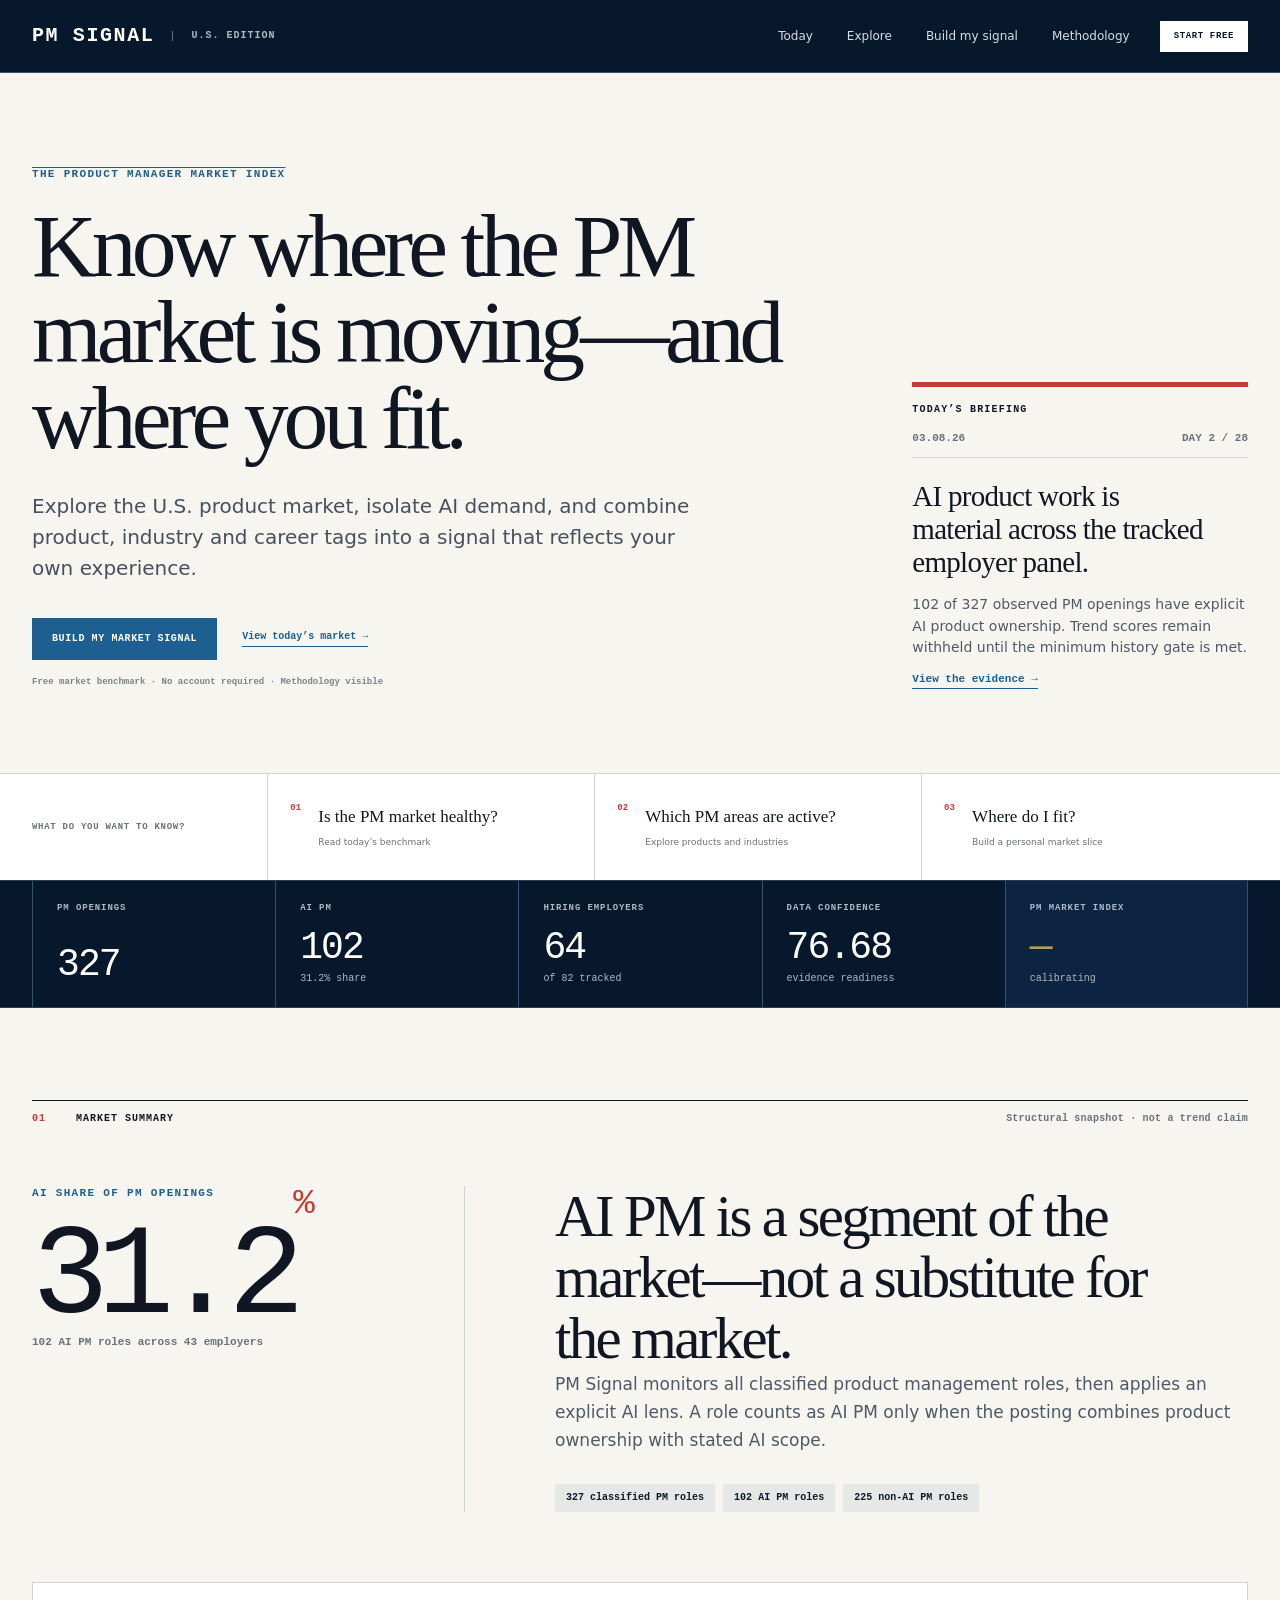
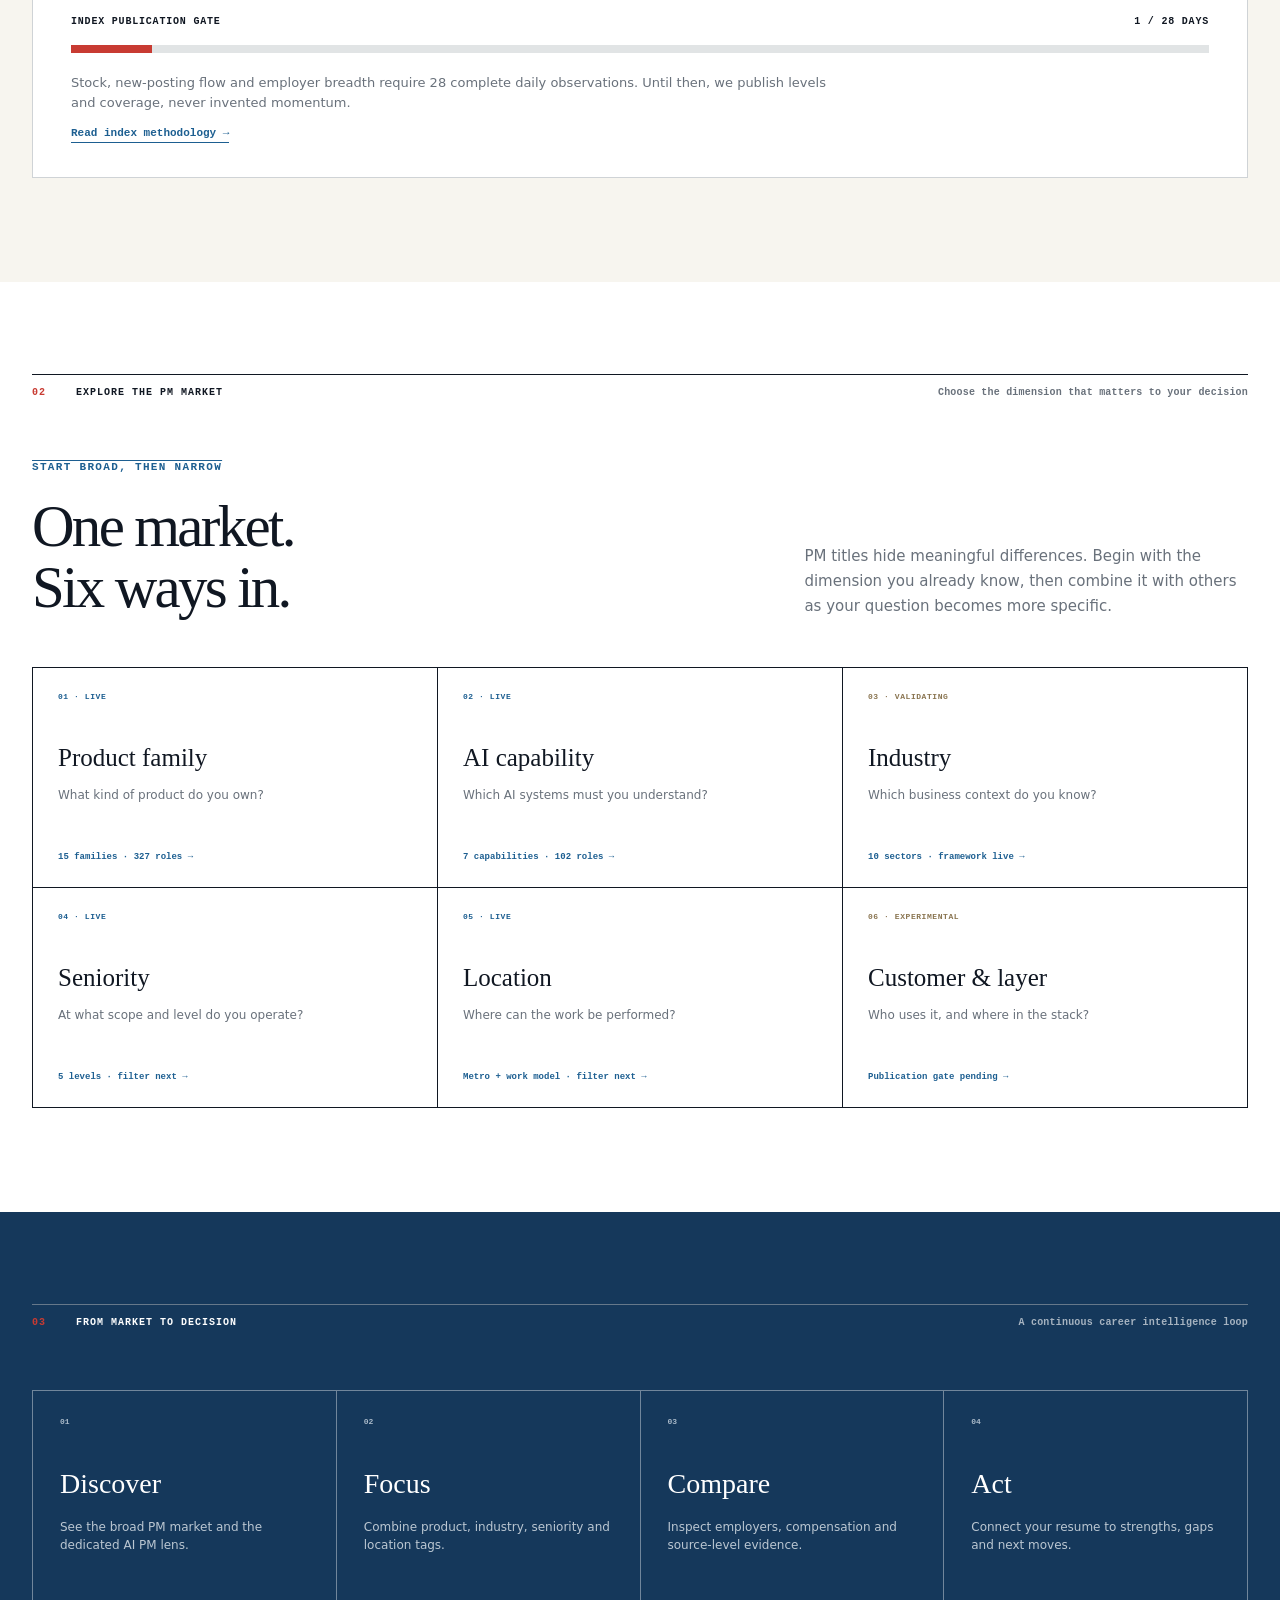
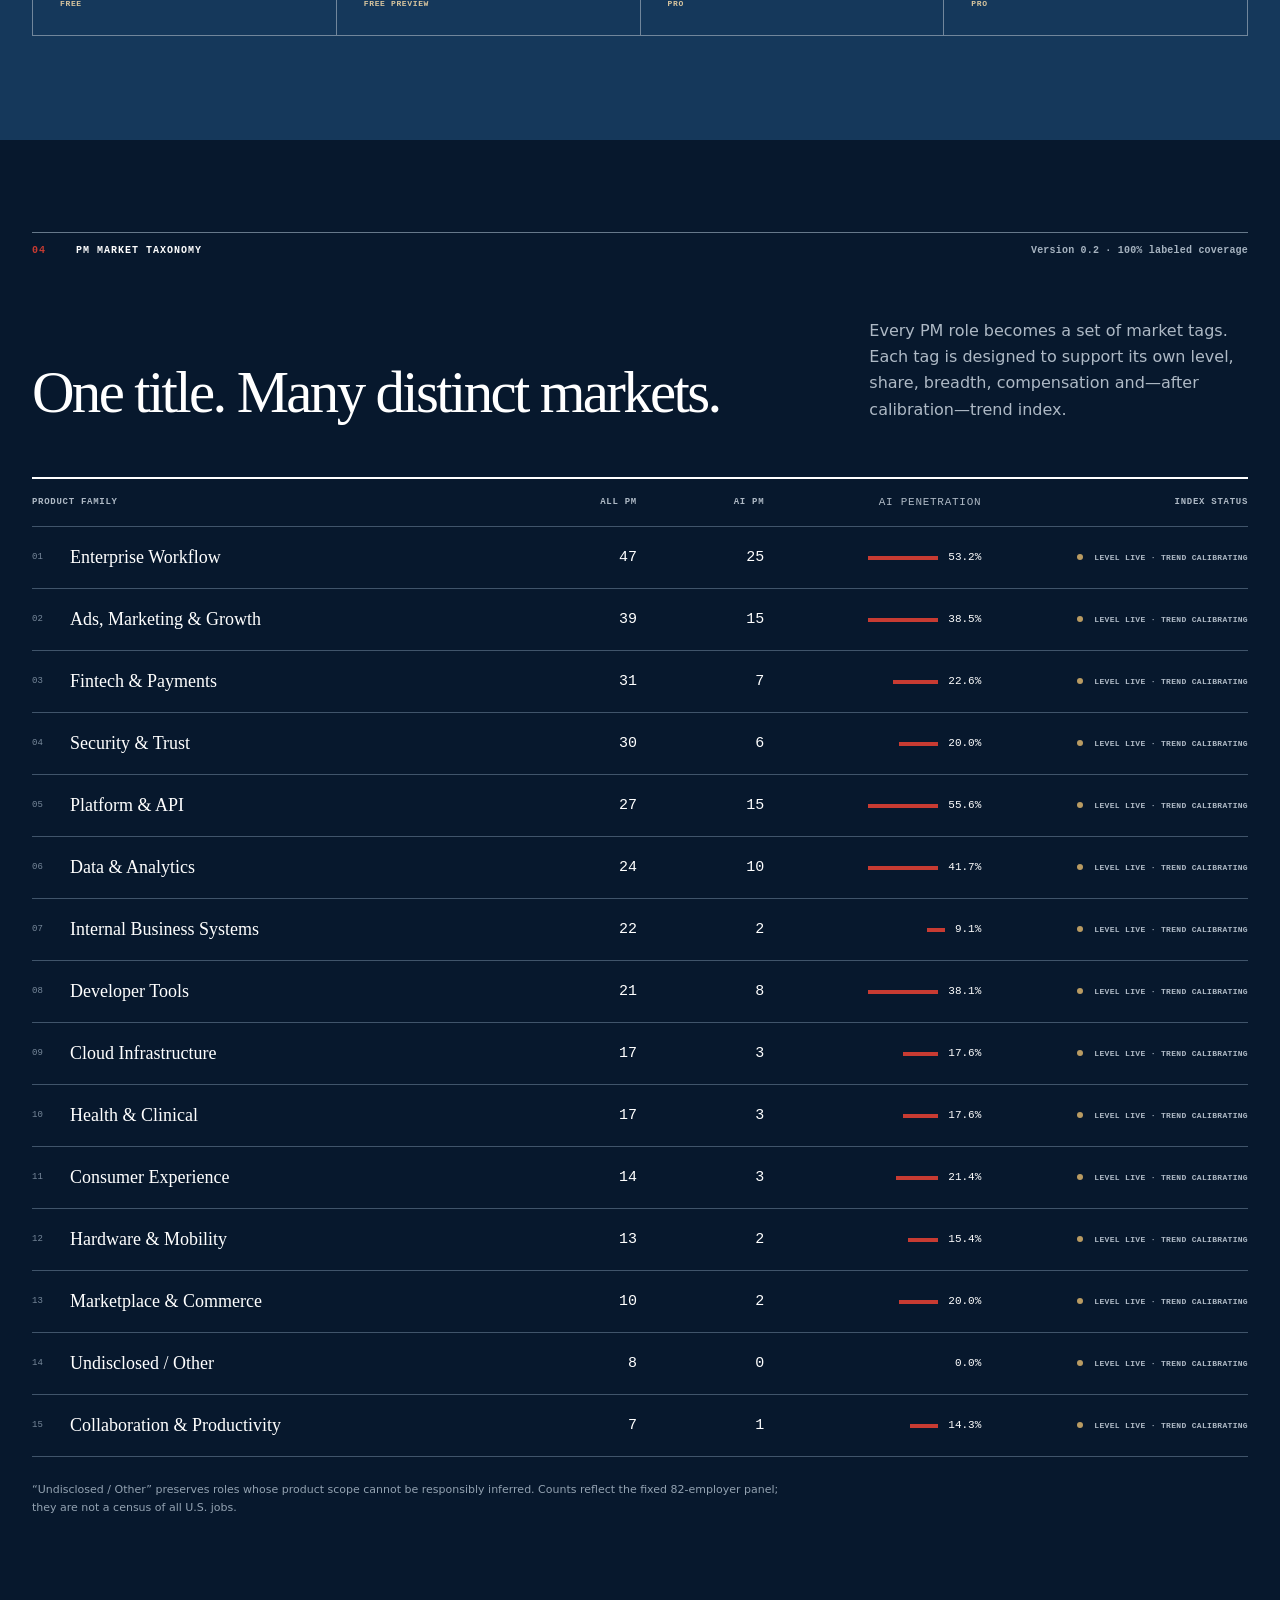
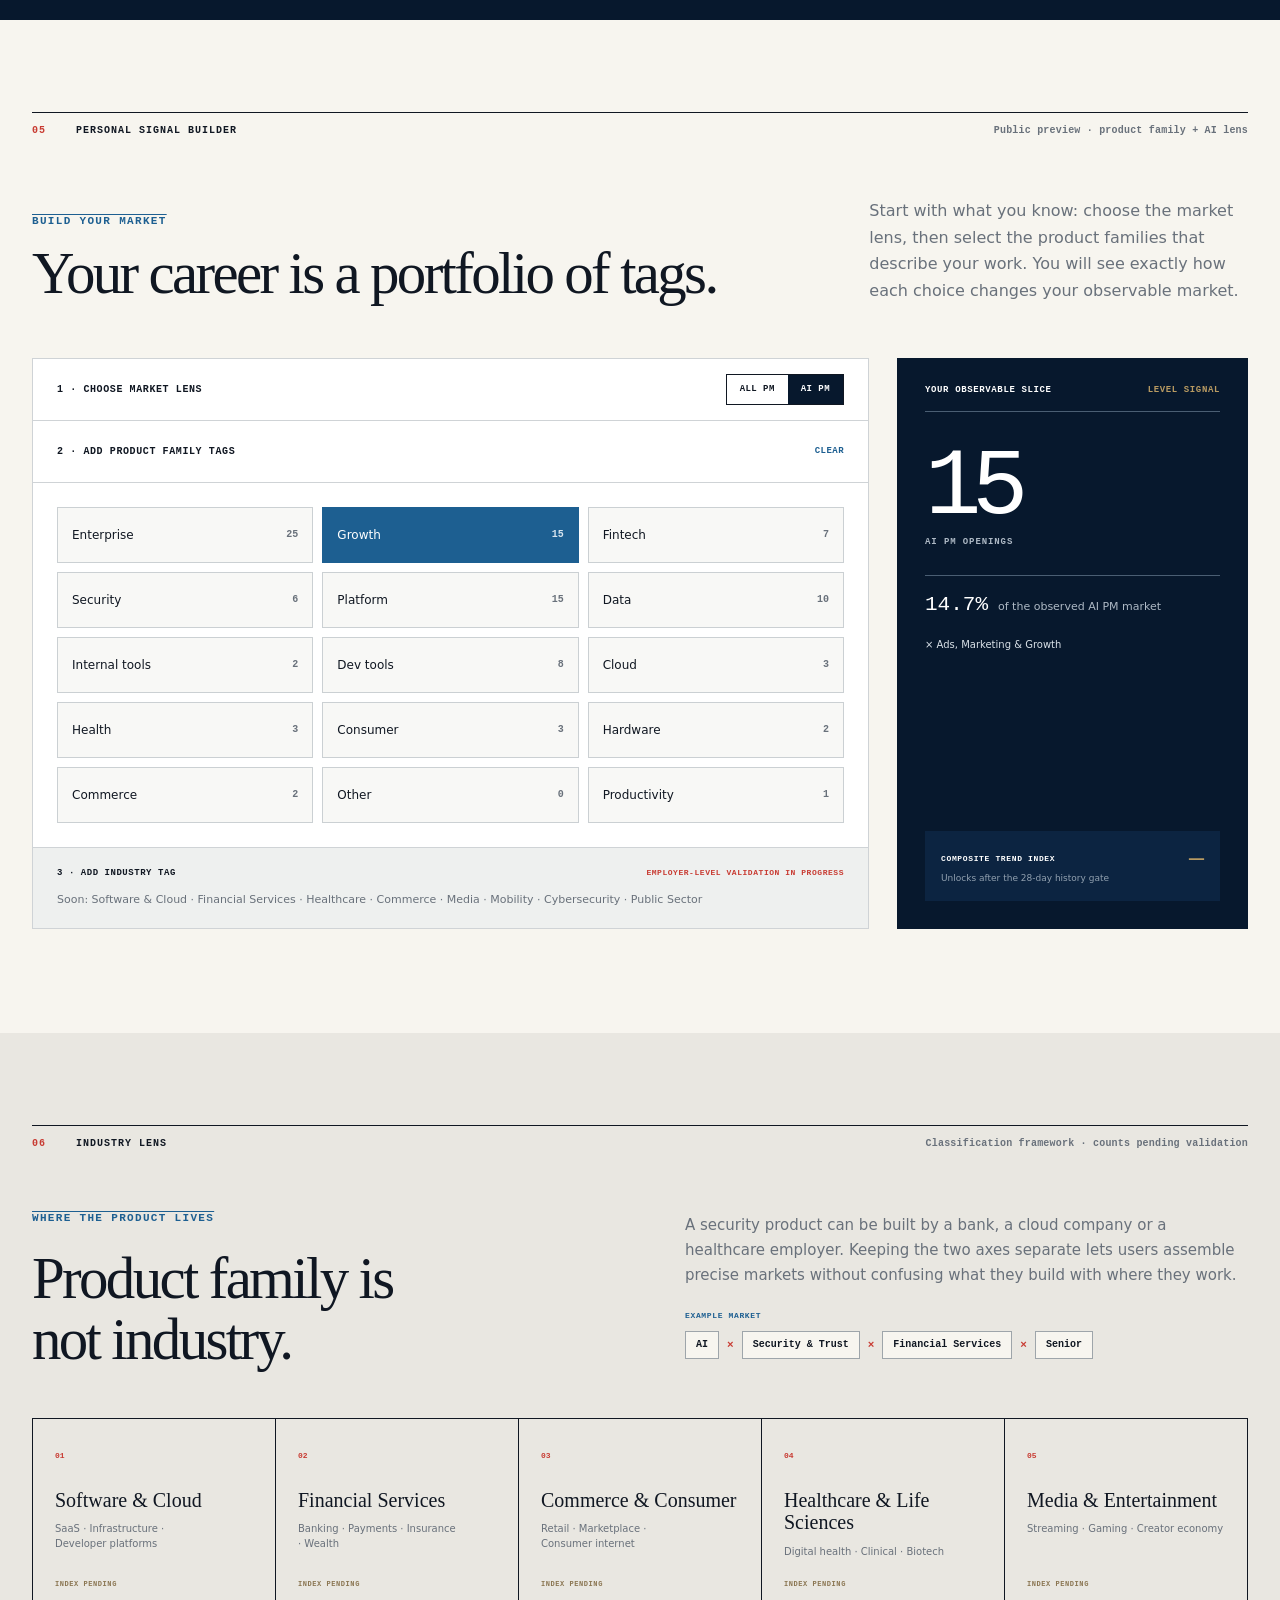
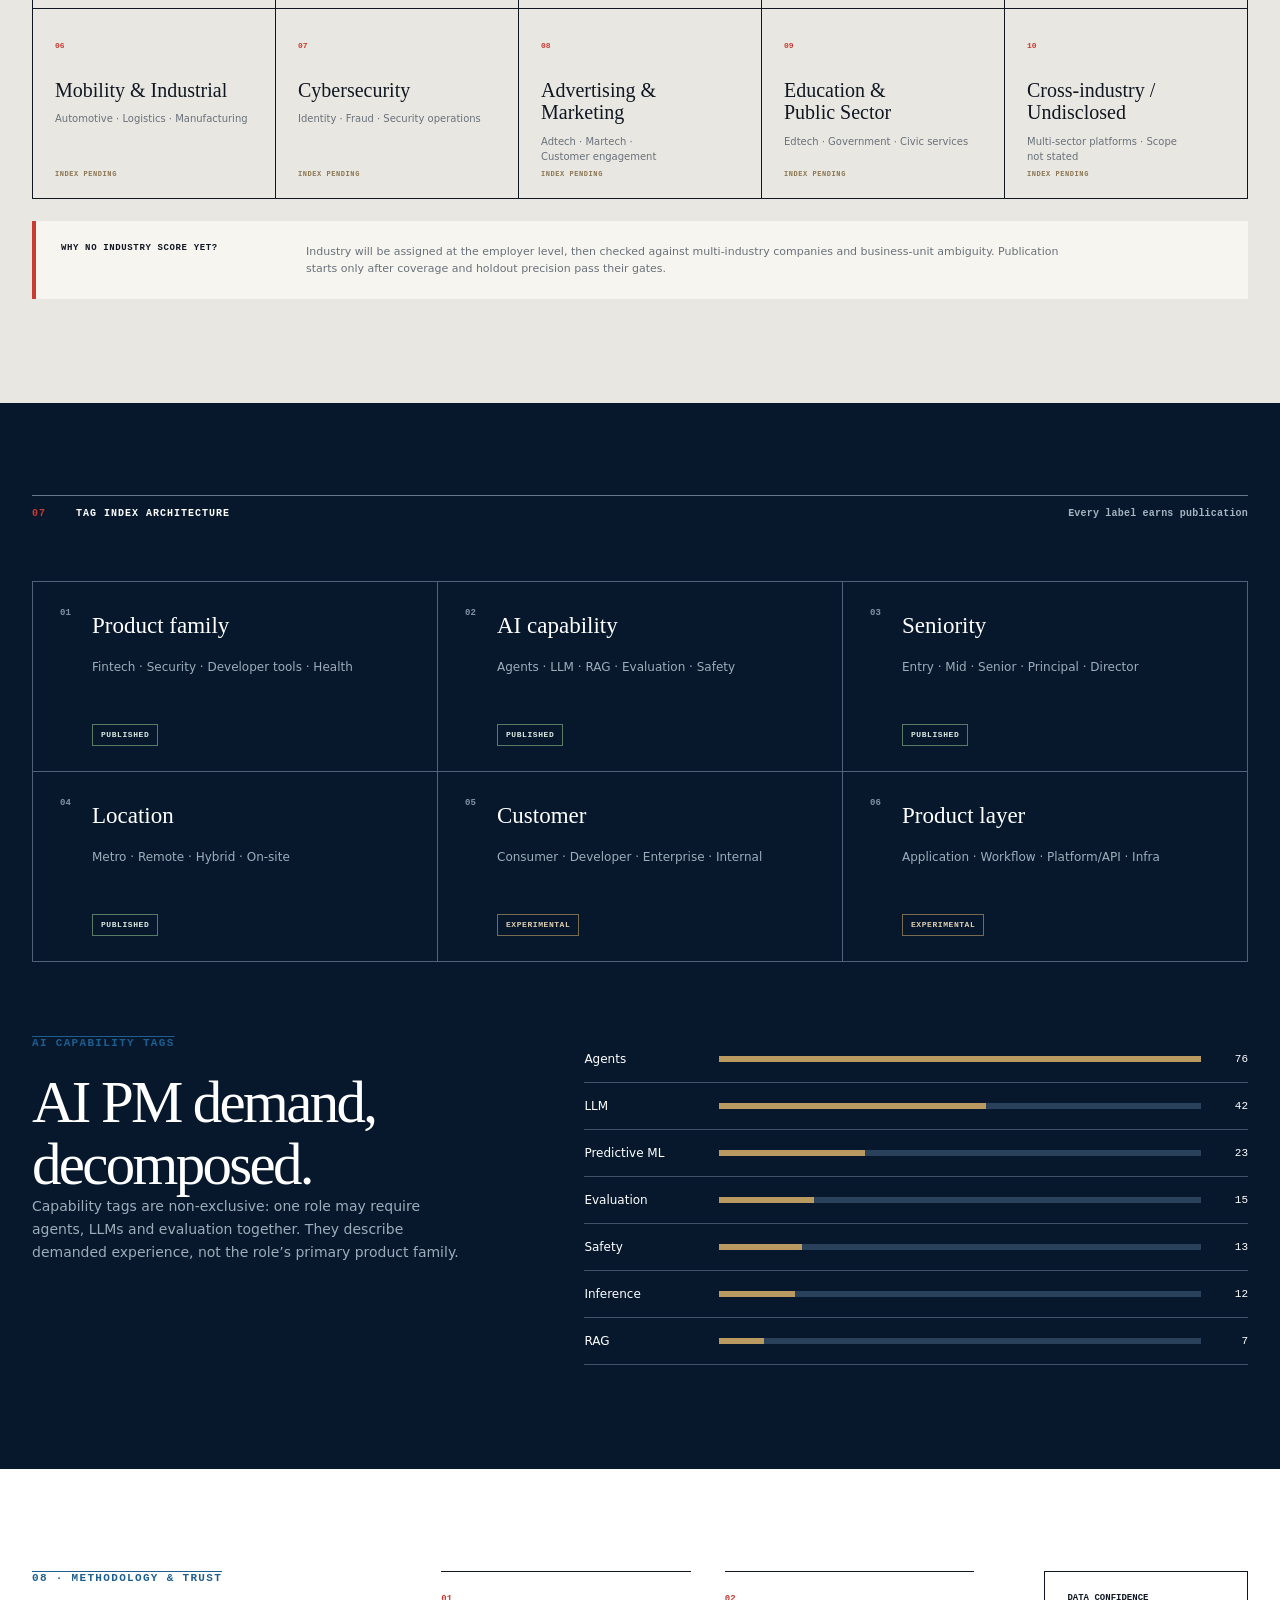
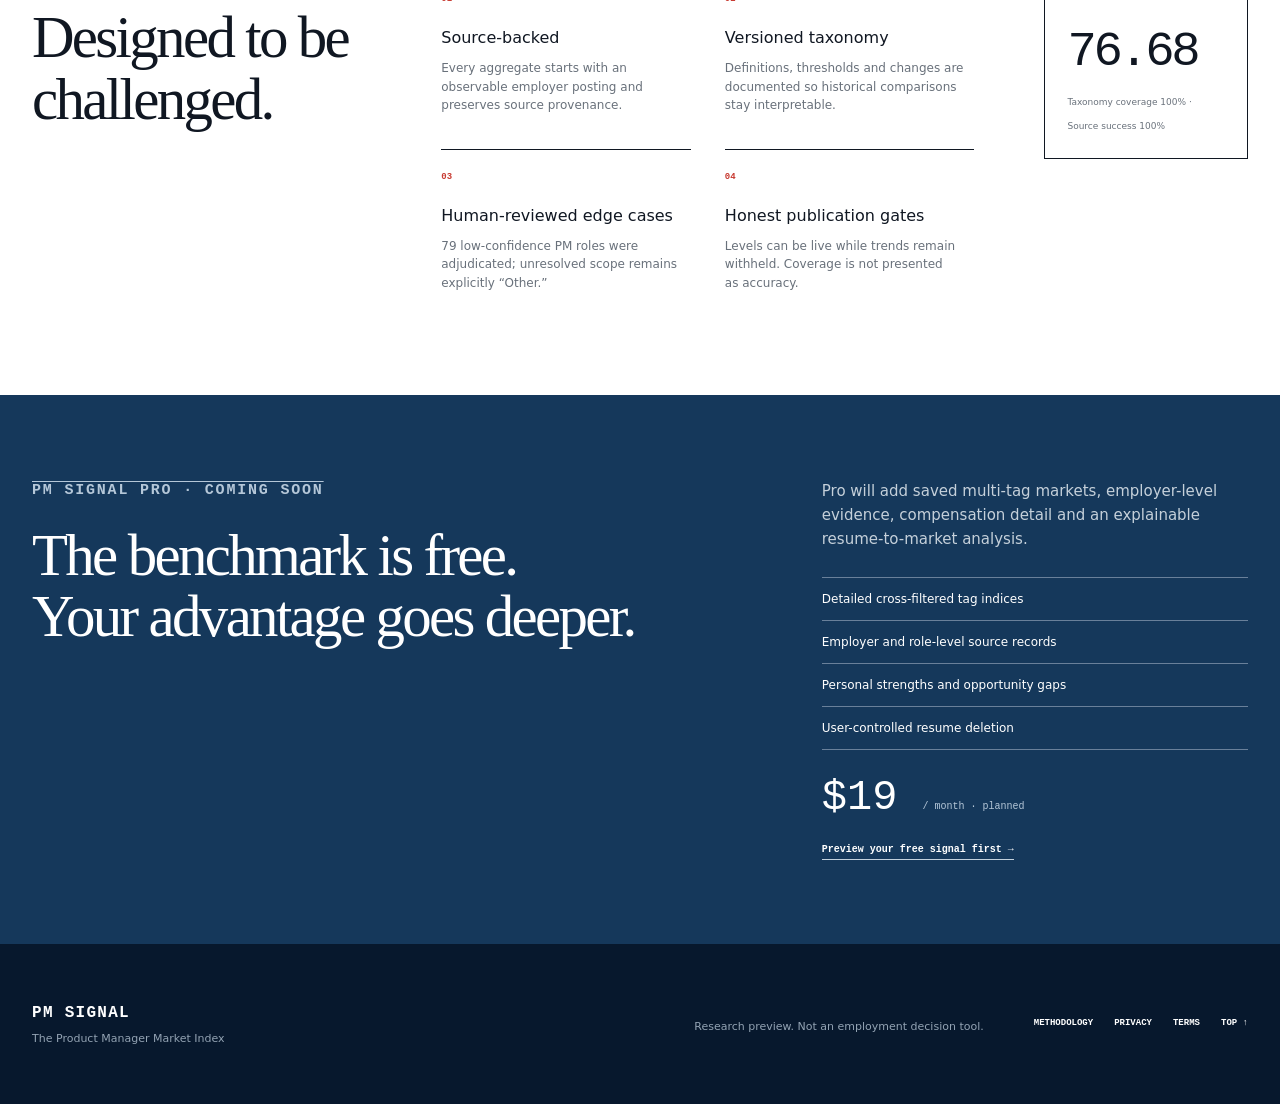
<file: uspmsignal/index.html>
<!DOCTYPE html><html lang="en"><head><meta charSet="utf-8"/><meta name="viewport" content="width=device-width, initial-scale=1"/><link rel="stylesheet" href="/uspmsignal/styles.css"><title>PM Signal</title><meta name="description" content="Evidence-first intelligence on the US product management market and AI PM hiring."/><meta property="og:title" content="PM Signal — The Product Manager Market Index"/><meta property="og:description" content="Build a transparent view of the U.S. PM labor market from product, AI, seniority and location signals."/><meta property="og:image" content="https://dendendamen.cn/uspmsignal/og.png"/><meta name="twitter:card" content="summary_large_image"/><meta name="twitter:title" content="PM Signal — The Product Manager Market Index"/><meta name="twitter:description" content="Independent, evidence-first intelligence on U.S. product hiring."/><meta name="twitter:image" content="https://dendendamen.cn/uspmsignal/og.png"/><link rel="icon" href="https://dendendamen.cn/uspmsignal/favicon.svg"/>
</head><body class="__variable_geist_1th67zq __variable_geist_mono_1wt5n70"><main id="top"><header class="topbar"><div class="shell topbar-inner"><a class="wordmark" href="#top" aria-label="PM Signal home">PM SIGNAL</a><span class="edition">U.S. EDITION</span><nav aria-label="Primary navigation"><a href="#market">Today</a><a href="#explore">Explore</a><a href="#builder">Build my signal</a><a href="/uspmsignal/methodology/">Methodology</a></nav><a class="nav-cta" href="#builder">START FREE</a></div></header><section class="masthead shell"><div class="masthead-copy"><p class="overline">THE PRODUCT MANAGER MARKET INDEX</p><h1>Know where the PM market is moving—and where you fit.</h1><p class="dek">Explore the U.S. product market, isolate AI demand, and combine product, industry and career tags into a signal that reflects your own experience.</p><div class="hero-actions"><a class="primary-action" href="#builder">Build my market signal</a><a class="secondary-action" href="#market">View today’s market →</a></div><p class="hero-assurance">Free market benchmark · No account required · Methodology visible</p></div><aside class="briefing"><p class="briefing-label">TODAY’S BRIEFING</p><p class="briefing-date">03.08.26<!-- --> <span>DAY <!-- -->2<!-- --> / <!-- -->28</span></p><h2>AI product work is material across the tracked employer panel.</h2><p>102<!-- --> of <!-- -->327<!-- --> observed PM openings have explicit AI product ownership. Trend scores remain withheld until the minimum history gate is met.</p><a href="#market">View the evidence →</a></aside></section><section class="intent-bar" aria-label="Choose a starting point"><div class="shell"><span class="intent-label">WHAT DO YOU WANT TO KNOW?</span><a href="#market"><i>01</i><b>Is the PM market healthy?</b><small>Read today’s benchmark</small></a><a href="#explore"><i>02</i><b>Which PM areas are active?</b><small>Explore products and industries</small></a><a href="#builder"><i>03</i><b>Where do I fit?</b><small>Build a personal market slice</small></a></div></section><div class="market-strip"><div class="shell market-strip-inner"><span><b>PM OPENINGS</b><strong>327</strong></span><span><b>AI PM</b><strong>102</strong><i>31.2<!-- -->% share</i></span><span><b>HIRING EMPLOYERS</b><strong>64</strong><i>of <!-- -->82<!-- --> tracked</i></span><span><b>DATA CONFIDENCE</b><strong>76.68</strong><i>evidence readiness</i></span><span class="calibrating"><b>PM MARKET INDEX</b><strong>—</strong><i>calibrating</i></span></div></div><section class="shell report-section" id="market"><div class="section-rule"><span>01</span><p>MARKET SUMMARY</p><small>Structural snapshot · not a trend claim</small></div><div class="summary-grid"><div class="lead-number"><p class="metric-label">AI SHARE OF PM OPENINGS</p><strong>31.2<sup>%</sup></strong><p>102<!-- --> AI PM roles across <!-- -->43<!-- --> employers</p></div><div class="summary-copy"><h2>AI PM is a segment of the market—not a substitute for the market.</h2><p>PM Signal monitors all classified product management roles, then applies an explicit AI lens. A role counts as AI PM only when the posting combines product ownership with stated AI scope.</p><div class="evidence-line"><span>327<!-- --> classified PM roles</span><span>102<!-- --> AI PM roles</span><span>225<!-- --> non-AI PM roles</span></div></div><div class="index-gate"><div class="gate-head"><span>INDEX PUBLICATION GATE</span><b>1<!-- --> / <!-- -->28<!-- --> DAYS</b></div><div class="gate-track"><i></i></div><p>Stock, new-posting flow and employer breadth require 28 complete daily observations. Until then, we publish levels and coverage, never invented momentum.</p><a href="/uspmsignal/methodology/">Read index methodology →</a></div></div></section><section class="explore-section" id="explore"><div class="shell report-section"><div class="section-rule"><span>02</span><p>EXPLORE THE PM MARKET</p><small>Choose the dimension that matters to your decision</small></div><div class="explore-heading"><div><p class="overline">START BROAD, THEN NARROW</p><h2>One market.<br/>Six ways in.</h2></div><p>PM titles hide meaningful differences. Begin with the dimension you already know, then combine it with others as your question becomes more specific.</p></div><div class="entry-grid"><a href="#taxonomy" class="entry-card live"><span>01 · LIVE</span><strong>Product family</strong><p>What kind of product do you own?</p><small>15<!-- --> families · <!-- -->327<!-- --> roles →</small></a><a href="#capabilities" class="entry-card live"><span>02 · LIVE</span><strong>AI capability</strong><p>Which AI systems must you understand?</p><small>7<!-- --> capabilities · <!-- -->102<!-- --> roles →</small></a><a href="#industry" class="entry-card next"><span>03 · VALIDATING</span><strong>Industry</strong><p>Which business context do you know?</p><small>10 sectors · framework live →</small></a><a href="#builder" class="entry-card live"><span>04 · LIVE</span><strong>Seniority</strong><p>At what scope and level do you operate?</p><small>5 levels · filter next →</small></a><a href="#builder" class="entry-card live"><span>05 · LIVE</span><strong>Location</strong><p>Where can the work be performed?</p><small>Metro + work model · filter next →</small></a><a href="#builder" class="entry-card next"><span>06 · EXPERIMENTAL</span><strong>Customer &amp; layer</strong><p>Who uses it, and where in the stack?</p><small>Publication gate pending →</small></a></div></div></section><section class="journey-section"><div class="shell report-section"><div class="section-rule light"><span>03</span><p>FROM MARKET TO DECISION</p><small>A continuous career intelligence loop</small></div><div class="journey-grid"><article><span>01</span><h3>Discover</h3><p>See the broad PM market and the dedicated AI PM lens.</p><small>FREE</small></article><article><span>02</span><h3>Focus</h3><p>Combine product, industry, seniority and location tags.</p><small>FREE PREVIEW</small></article><article><span>03</span><h3>Compare</h3><p>Inspect employers, compensation and source-level evidence.</p><small>PRO</small></article><article><span>04</span><h3>Act</h3><p>Connect your resume to strengths, gaps and next moves.</p><small>PRO</small></article></div></div></section><section class="taxonomy-section" id="taxonomy"><div class="shell report-section"><div class="section-rule light"><span>04</span><p>PM MARKET TAXONOMY</p><small>Version 0.2 · 100% labeled coverage</small></div><div class="taxonomy-heading"><h2>One title. Many distinct markets.</h2><p>Every PM role becomes a set of market tags. Each tag is designed to support its own level, share, breadth, compensation and—after calibration—trend index.</p></div><div class="family-table" role="table" aria-label="PM product family market levels"><div class="family-row family-head" role="row"><span>PRODUCT FAMILY</span><span>ALL PM</span><span>AI PM</span><span>AI PENETRATION</span><span>INDEX STATUS</span></div><div class="family-row" role="row"><span class="family-name"><i>01</i>Enterprise Workflow</span><strong>47</strong><strong>25</strong><span><b class="penetration" style="width:53.191489361702125%"></b>53.2%</span><span class="status-cell"><i></i> LEVEL LIVE · TREND CALIBRATING</span></div><div class="family-row" role="row"><span class="family-name"><i>02</i>Ads, Marketing &amp; Growth</span><strong>39</strong><strong>15</strong><span><b class="penetration" style="width:38.46153846153847%"></b>38.5%</span><span class="status-cell"><i></i> LEVEL LIVE · TREND CALIBRATING</span></div><div class="family-row" role="row"><span class="family-name"><i>03</i>Fintech &amp; Payments</span><strong>31</strong><strong>7</strong><span><b class="penetration" style="width:22.58064516129032%"></b>22.6%</span><span class="status-cell"><i></i> LEVEL LIVE · TREND CALIBRATING</span></div><div class="family-row" role="row"><span class="family-name"><i>04</i>Security &amp; Trust</span><strong>30</strong><strong>6</strong><span><b class="penetration" style="width:20%"></b>20.0%</span><span class="status-cell"><i></i> LEVEL LIVE · TREND CALIBRATING</span></div><div class="family-row" role="row"><span class="family-name"><i>05</i>Platform &amp; API</span><strong>27</strong><strong>15</strong><span><b class="penetration" style="width:55.55555555555556%"></b>55.6%</span><span class="status-cell"><i></i> LEVEL LIVE · TREND CALIBRATING</span></div><div class="family-row" role="row"><span class="family-name"><i>06</i>Data &amp; Analytics</span><strong>24</strong><strong>10</strong><span><b class="penetration" style="width:41.66666666666667%"></b>41.7%</span><span class="status-cell"><i></i> LEVEL LIVE · TREND CALIBRATING</span></div><div class="family-row" role="row"><span class="family-name"><i>07</i>Internal Business Systems</span><strong>22</strong><strong>2</strong><span><b class="penetration" style="width:9.090909090909092%"></b>9.1%</span><span class="status-cell"><i></i> LEVEL LIVE · TREND CALIBRATING</span></div><div class="family-row" role="row"><span class="family-name"><i>08</i>Developer Tools</span><strong>21</strong><strong>8</strong><span><b class="penetration" style="width:38.095238095238095%"></b>38.1%</span><span class="status-cell"><i></i> LEVEL LIVE · TREND CALIBRATING</span></div><div class="family-row" role="row"><span class="family-name"><i>09</i>Cloud Infrastructure</span><strong>17</strong><strong>3</strong><span><b class="penetration" style="width:17.647058823529413%"></b>17.6%</span><span class="status-cell"><i></i> LEVEL LIVE · TREND CALIBRATING</span></div><div class="family-row" role="row"><span class="family-name"><i>10</i>Health &amp; Clinical</span><strong>17</strong><strong>3</strong><span><b class="penetration" style="width:17.647058823529413%"></b>17.6%</span><span class="status-cell"><i></i> LEVEL LIVE · TREND CALIBRATING</span></div><div class="family-row" role="row"><span class="family-name"><i>11</i>Consumer Experience</span><strong>14</strong><strong>3</strong><span><b class="penetration" style="width:21.428571428571427%"></b>21.4%</span><span class="status-cell"><i></i> LEVEL LIVE · TREND CALIBRATING</span></div><div class="family-row" role="row"><span class="family-name"><i>12</i>Hardware &amp; Mobility</span><strong>13</strong><strong>2</strong><span><b class="penetration" style="width:15.384615384615385%"></b>15.4%</span><span class="status-cell"><i></i> LEVEL LIVE · TREND CALIBRATING</span></div><div class="family-row" role="row"><span class="family-name"><i>13</i>Marketplace &amp; Commerce</span><strong>10</strong><strong>2</strong><span><b class="penetration" style="width:20%"></b>20.0%</span><span class="status-cell"><i></i> LEVEL LIVE · TREND CALIBRATING</span></div><div class="family-row" role="row"><span class="family-name"><i>14</i>Undisclosed / Other</span><strong>8</strong><strong>0</strong><span><b class="penetration" style="width:0%"></b>0.0%</span><span class="status-cell"><i></i> LEVEL LIVE · TREND CALIBRATING</span></div><div class="family-row" role="row"><span class="family-name"><i>15</i>Collaboration &amp; Productivity</span><strong>7</strong><strong>1</strong><span><b class="penetration" style="width:14.285714285714285%"></b>14.3%</span><span class="status-cell"><i></i> LEVEL LIVE · TREND CALIBRATING</span></div></div><p class="table-note">“Undisclosed / Other” preserves roles whose product scope cannot be responsibly inferred. Counts reflect the fixed <!-- -->82<!-- -->-employer panel; they are not a census of all U.S. jobs.</p></div></section><section class="shell report-section" id="builder"><div class="section-rule"><span>05</span><p>PERSONAL SIGNAL BUILDER</p><small>Public preview · product family + AI lens</small></div><div class="builder-heading"><div><p class="overline">BUILD YOUR MARKET</p><h2>Your career is a portfolio of tags.</h2></div><p>Start with what you know: choose the market lens, then select the product families that describe your work. You will see exactly how each choice changes your observable market.</p></div><div class="builder-grid"><div class="tag-console"><div class="console-head"><span>1 · CHOOSE MARKET LENS</span><div class="segmented" aria-label="Market lens"><button class="">ALL PM</button><button class="active">AI PM</button></div></div><div class="console-title"><span>2 · ADD PRODUCT FAMILY TAGS</span><button>CLEAR</button></div><div class="tag-cloud"><button class="" aria-pressed="false"><span>Enterprise</span><b>25</b></button><button class="selected" aria-pressed="true"><span>Growth</span><b>15</b></button><button class="" aria-pressed="false"><span>Fintech</span><b>7</b></button><button class="" aria-pressed="false"><span>Security</span><b>6</b></button><button class="" aria-pressed="false"><span>Platform</span><b>15</b></button><button class="" aria-pressed="false"><span>Data</span><b>10</b></button><button class="" aria-pressed="false"><span>Internal tools</span><b>2</b></button><button class="" aria-pressed="false"><span>Dev tools</span><b>8</b></button><button class="" aria-pressed="false"><span>Cloud</span><b>3</b></button><button class="" aria-pressed="false"><span>Health</span><b>3</b></button><button class="" aria-pressed="false"><span>Consumer</span><b>3</b></button><button class="" aria-pressed="false"><span>Hardware</span><b>2</b></button><button class="" aria-pressed="false"><span>Commerce</span><b>2</b></button><button class="" aria-pressed="false"><span>Other</span><b>0</b></button><button class="" aria-pressed="false"><span>Productivity</span><b>1</b></button></div><div class="industry-preview"><div><span>3 · ADD INDUSTRY TAG</span><small>EMPLOYER-LEVEL VALIDATION IN PROGRESS</small></div><p>Soon: Software &amp; Cloud · Financial Services · Healthcare · Commerce · Media · Mobility · Cybersecurity · Public Sector</p></div></div><aside class="signal-card" aria-live="polite"><div class="signal-card-top"><span>YOUR OBSERVABLE SLICE</span><i>LEVEL SIGNAL</i></div><strong class="slice-number">15</strong><p class="slice-label">AI PM<!-- --> OPENINGS</p><div class="slice-share"><b>14.7%</b><span>of the observed <!-- -->AI PM<!-- --> market</span></div><div class="selected-list"><span>× <!-- -->Ads, Marketing &amp; Growth</span></div><div class="signal-pending"><span>COMPOSITE TREND INDEX</span><strong>—</strong><small>Unlocks after the 28-day history gate</small></div></aside></div></section><section class="industry-section" id="industry"><div class="shell report-section"><div class="section-rule"><span>06</span><p>INDUSTRY LENS</p><small>Classification framework · counts pending validation</small></div><div class="industry-heading"><div><p class="overline">WHERE THE PRODUCT LIVES</p><h2>Product family is not industry.</h2></div><div><p>A security product can be built by a bank, a cloud company or a healthcare employer. Keeping the two axes separate lets users assemble precise markets without confusing what they build with where they work.</p><div class="industry-example"><span>EXAMPLE MARKET</span><b>AI</b><i>×</i><b>Security &amp; Trust</b><i>×</i><b>Financial Services</b><i>×</i><b>Senior</b></div></div></div><div class="industry-grid"><article><span>01</span><h3>Software &amp; Cloud</h3><p>SaaS · Infrastructure · Developer platforms</p><small>INDEX PENDING</small></article><article><span>02</span><h3>Financial Services</h3><p>Banking · Payments · Insurance · Wealth</p><small>INDEX PENDING</small></article><article><span>03</span><h3>Commerce &amp; Consumer</h3><p>Retail · Marketplace · Consumer internet</p><small>INDEX PENDING</small></article><article><span>04</span><h3>Healthcare &amp; Life Sciences</h3><p>Digital health · Clinical · Biotech</p><small>INDEX PENDING</small></article><article><span>05</span><h3>Media &amp; Entertainment</h3><p>Streaming · Gaming · Creator economy</p><small>INDEX PENDING</small></article><article><span>06</span><h3>Mobility &amp; Industrial</h3><p>Automotive · Logistics · Manufacturing</p><small>INDEX PENDING</small></article><article><span>07</span><h3>Cybersecurity</h3><p>Identity · Fraud · Security operations</p><small>INDEX PENDING</small></article><article><span>08</span><h3>Advertising &amp; Marketing</h3><p>Adtech · Martech · Customer engagement</p><small>INDEX PENDING</small></article><article><span>09</span><h3>Education &amp; Public Sector</h3><p>Edtech · Government · Civic services</p><small>INDEX PENDING</small></article><article><span>10</span><h3>Cross-industry / Undisclosed</h3><p>Multi-sector platforms · Scope not stated</p><small>INDEX PENDING</small></article></div><div class="validation-note"><strong>WHY NO INDUSTRY SCORE YET?</strong><p>Industry will be assigned at the employer level, then checked against multi-industry companies and business-unit ambiguity. Publication starts only after coverage and holdout precision pass their gates.</p></div></div></section><section class="capability-section" id="capabilities"><div class="shell report-section"><div class="section-rule light"><span>07</span><p>TAG INDEX ARCHITECTURE</p><small>Every label earns publication</small></div><div class="axis-grid"><article><span class="axis-number">0<!-- -->1</span><div><h3>Product family</h3><p>Fintech · Security · Developer tools · Health</p></div><span class="axis-status verified">Published</span></article><article><span class="axis-number">0<!-- -->2</span><div><h3>AI capability</h3><p>Agents · LLM · RAG · Evaluation · Safety</p></div><span class="axis-status verified">Published</span></article><article><span class="axis-number">0<!-- -->3</span><div><h3>Seniority</h3><p>Entry · Mid · Senior · Principal · Director</p></div><span class="axis-status verified">Published</span></article><article><span class="axis-number">0<!-- -->4</span><div><h3>Location</h3><p>Metro · Remote · Hybrid · On-site</p></div><span class="axis-status verified">Published</span></article><article><span class="axis-number">0<!-- -->5</span><div><h3>Customer</h3><p>Consumer · Developer · Enterprise · Internal</p></div><span class="axis-status experimental">Experimental</span></article><article><span class="axis-number">0<!-- -->6</span><div><h3>Product layer</h3><p>Application · Workflow · Platform/API · Infra</p></div><span class="axis-status experimental">Experimental</span></article></div><div class="capability-block"><div><p class="overline">AI CAPABILITY TAGS</p><h2>AI PM demand, decomposed.</h2><p>Capability tags are non-exclusive: one role may require agents, LLMs and evaluation together. They describe demanded experience, not the role’s primary product family.</p></div><div class="capability-bars"><div><span>Agents</span><i><b style="width:100%"></b></i><strong>76</strong></div><div><span>LLM</span><i><b style="width:55.26315789473685%"></b></i><strong>42</strong></div><div><span>Predictive ML</span><i><b style="width:30.263157894736842%"></b></i><strong>23</strong></div><div><span>Evaluation</span><i><b style="width:19.736842105263158%"></b></i><strong>15</strong></div><div><span>Safety</span><i><b style="width:17.105263157894736%"></b></i><strong>13</strong></div><div><span>Inference</span><i><b style="width:15.789473684210526%"></b></i><strong>12</strong></div><div><span>RAG</span><i><b style="width:9.210526315789473%"></b></i><strong>7</strong></div></div></div></div></section><section class="trust-section"><div class="shell trust-grid"><div><p class="overline">08 · METHODOLOGY &amp; TRUST</p><h2>Designed to be challenged.</h2></div><div class="trust-points"><article><span>01</span><h3>Source-backed</h3><p>Every aggregate starts with an observable employer posting and preserves source provenance.</p></article><article><span>02</span><h3>Versioned taxonomy</h3><p>Definitions, thresholds and changes are documented so historical comparisons stay interpretable.</p></article><article><span>03</span><h3>Human-reviewed edge cases</h3><p>79 low-confidence PM roles were adjudicated; unresolved scope remains explicitly “Other.”</p></article><article><span>04</span><h3>Honest publication gates</h3><p>Levels can be live while trends remain withheld. Coverage is not presented as accuracy.</p></article></div><div class="audit-stamp"><span>DATA CONFIDENCE</span><strong>76.68</strong><small>Taxonomy coverage 100% · Source success <!-- -->100<!-- -->%</small></div></div></section><section class="membership"><div class="shell membership-inner"><div><p class="overline">PM SIGNAL PRO · COMING SOON</p><h2>The benchmark is free.<br/>Your advantage goes deeper.</h2></div><div><p>Pro will add saved multi-tag markets, employer-level evidence, compensation detail and an explainable resume-to-market analysis.</p><ul><li>Detailed cross-filtered tag indices</li><li>Employer and role-level source records</li><li>Personal strengths and opportunity gaps</li><li>User-controlled resume deletion</li></ul><span class="price">$19 <small>/ month · planned</small></span><a class="pro-action" href="#builder">Preview your free signal first →</a></div></div></section><footer><div class="shell footer-inner"><div><strong>PM SIGNAL</strong><p>The Product Manager Market Index</p></div><p>Research preview. Not an employment decision tool.</p><nav><a href="/uspmsignal/methodology/">Methodology</a><a href="/uspmsignal/privacy/">Privacy</a><a href="/uspmsignal/terms/">Terms</a><a href="#top">Top ↑</a></nav></div></footer></main><script src="/uspmsignal/app.js" defer></script></body></html>
</file>
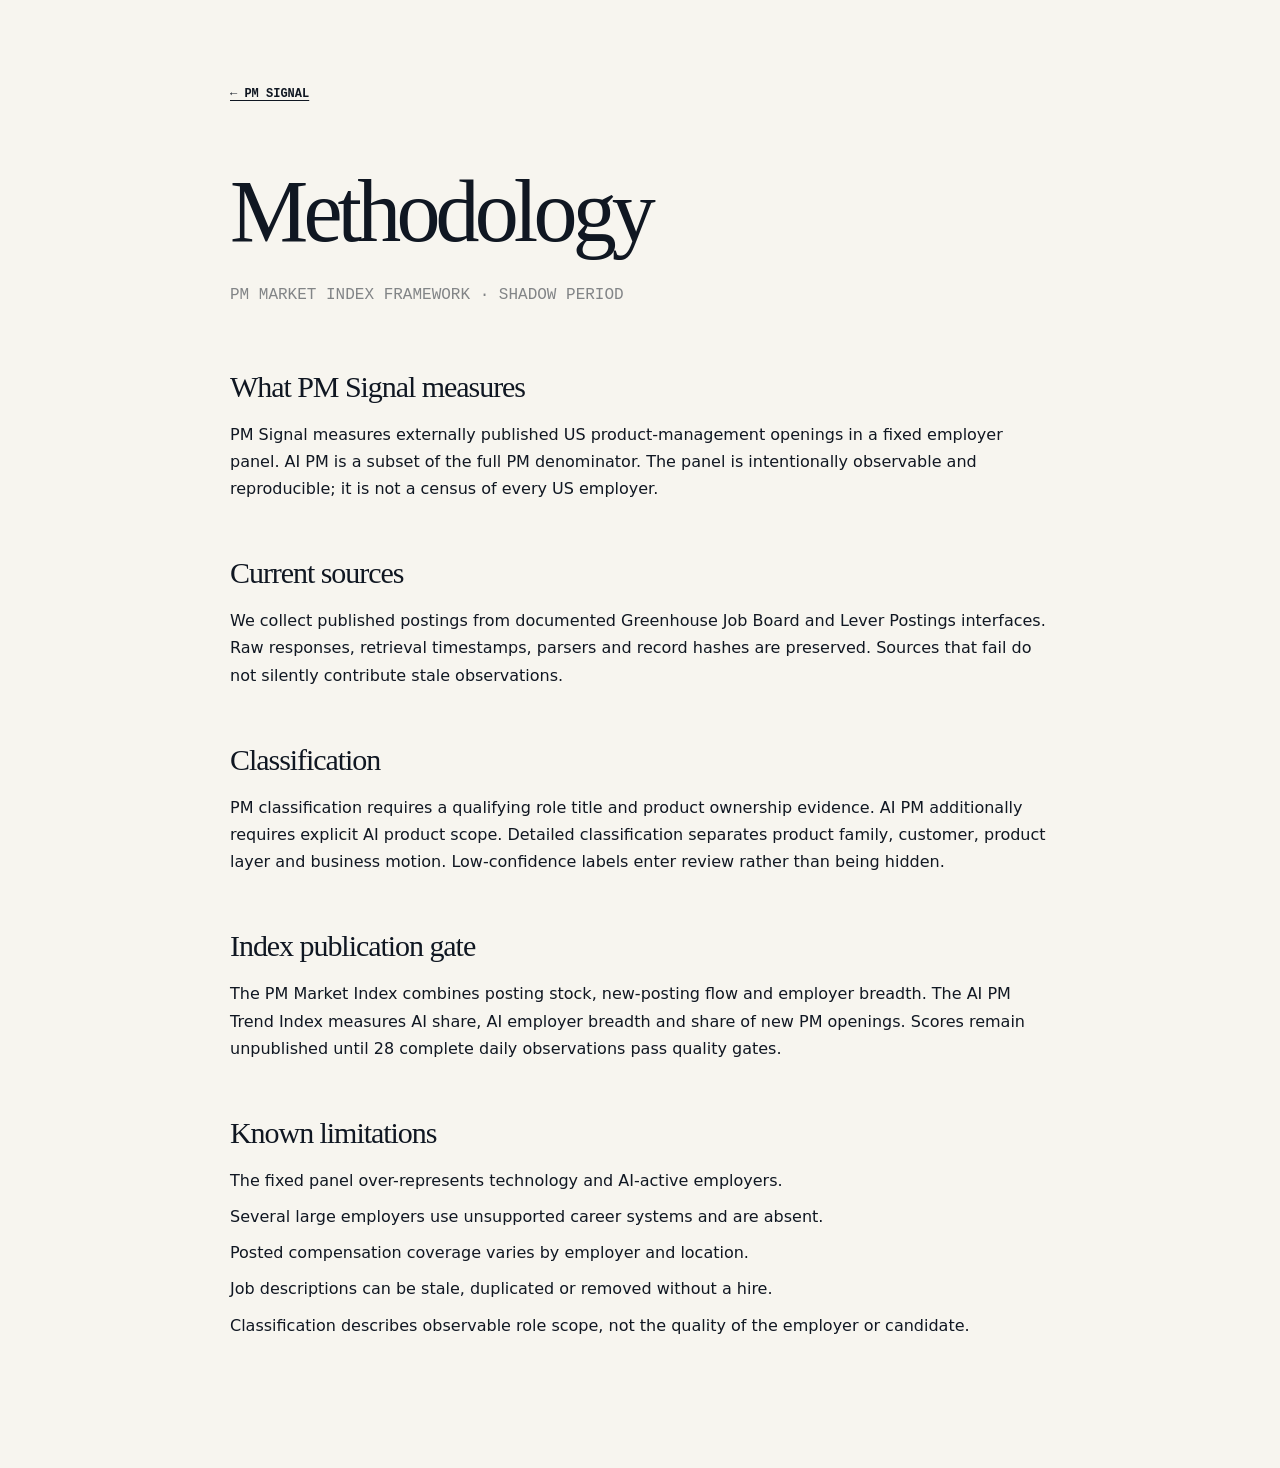
<file: uspmsignal/methodology/index.html>
<!DOCTYPE html><html lang="en"><head><meta charSet="utf-8"/><meta name="viewport" content="width=device-width, initial-scale=1"/><link rel="stylesheet" href="/uspmsignal/styles.css"><title>Methodology · PM Signal</title><meta name="description" content="Evidence-first intelligence on the US product management market and AI PM hiring."/><meta property="og:title" content="PM Signal — The Product Manager Market Index"/><meta property="og:description" content="Build a transparent view of the U.S. PM labor market from product, AI, seniority and location signals."/><meta property="og:image" content="https://dendendamen.cn/uspmsignal/og.png"/><meta name="twitter:card" content="summary_large_image"/><meta name="twitter:title" content="PM Signal — The Product Manager Market Index"/><meta name="twitter:description" content="Independent, evidence-first intelligence on U.S. product hiring."/><meta name="twitter:image" content="https://dendendamen.cn/uspmsignal/og.png"/><link rel="icon" href="https://dendendamen.cn/uspmsignal/favicon.svg"/>
</head><body class="__variable_geist_1th67zq __variable_geist_mono_1wt5n70"><main class="legal-shell"><a class="legal-back" href="/uspmsignal/">← PM Signal</a><h1>Methodology</h1><p class="legal-meta">PM Market Index framework · Shadow period</p><h2>What PM Signal measures</h2><p>PM Signal measures externally published US product-management openings in a fixed employer panel. AI PM is a subset of the full PM denominator. The panel is intentionally observable and reproducible; it is not a census of every US employer.</p><h2>Current sources</h2><p>We collect published postings from documented Greenhouse Job Board and Lever Postings interfaces. Raw responses, retrieval timestamps, parsers and record hashes are preserved. Sources that fail do not silently contribute stale observations.</p><h2>Classification</h2><p>PM classification requires a qualifying role title and product ownership evidence. AI PM additionally requires explicit AI product scope. Detailed classification separates product family, customer, product layer and business motion. Low-confidence labels enter review rather than being hidden.</p><h2>Index publication gate</h2><p>The PM Market Index combines posting stock, new-posting flow and employer breadth. The AI PM Trend Index measures AI share, AI employer breadth and share of new PM openings. Scores remain unpublished until 28 complete daily observations pass quality gates.</p><h2>Known limitations</h2><ul><li>The fixed panel over-represents technology and AI-active employers.</li><li>Several large employers use unsupported career systems and are absent.</li><li>Posted compensation coverage varies by employer and location.</li><li>Job descriptions can be stale, duplicated or removed without a hire.</li><li>Classification describes observable role scope, not the quality of the employer or candidate.</li></ul></main><script src="/uspmsignal/app.js" defer></script></body></html>
</file>
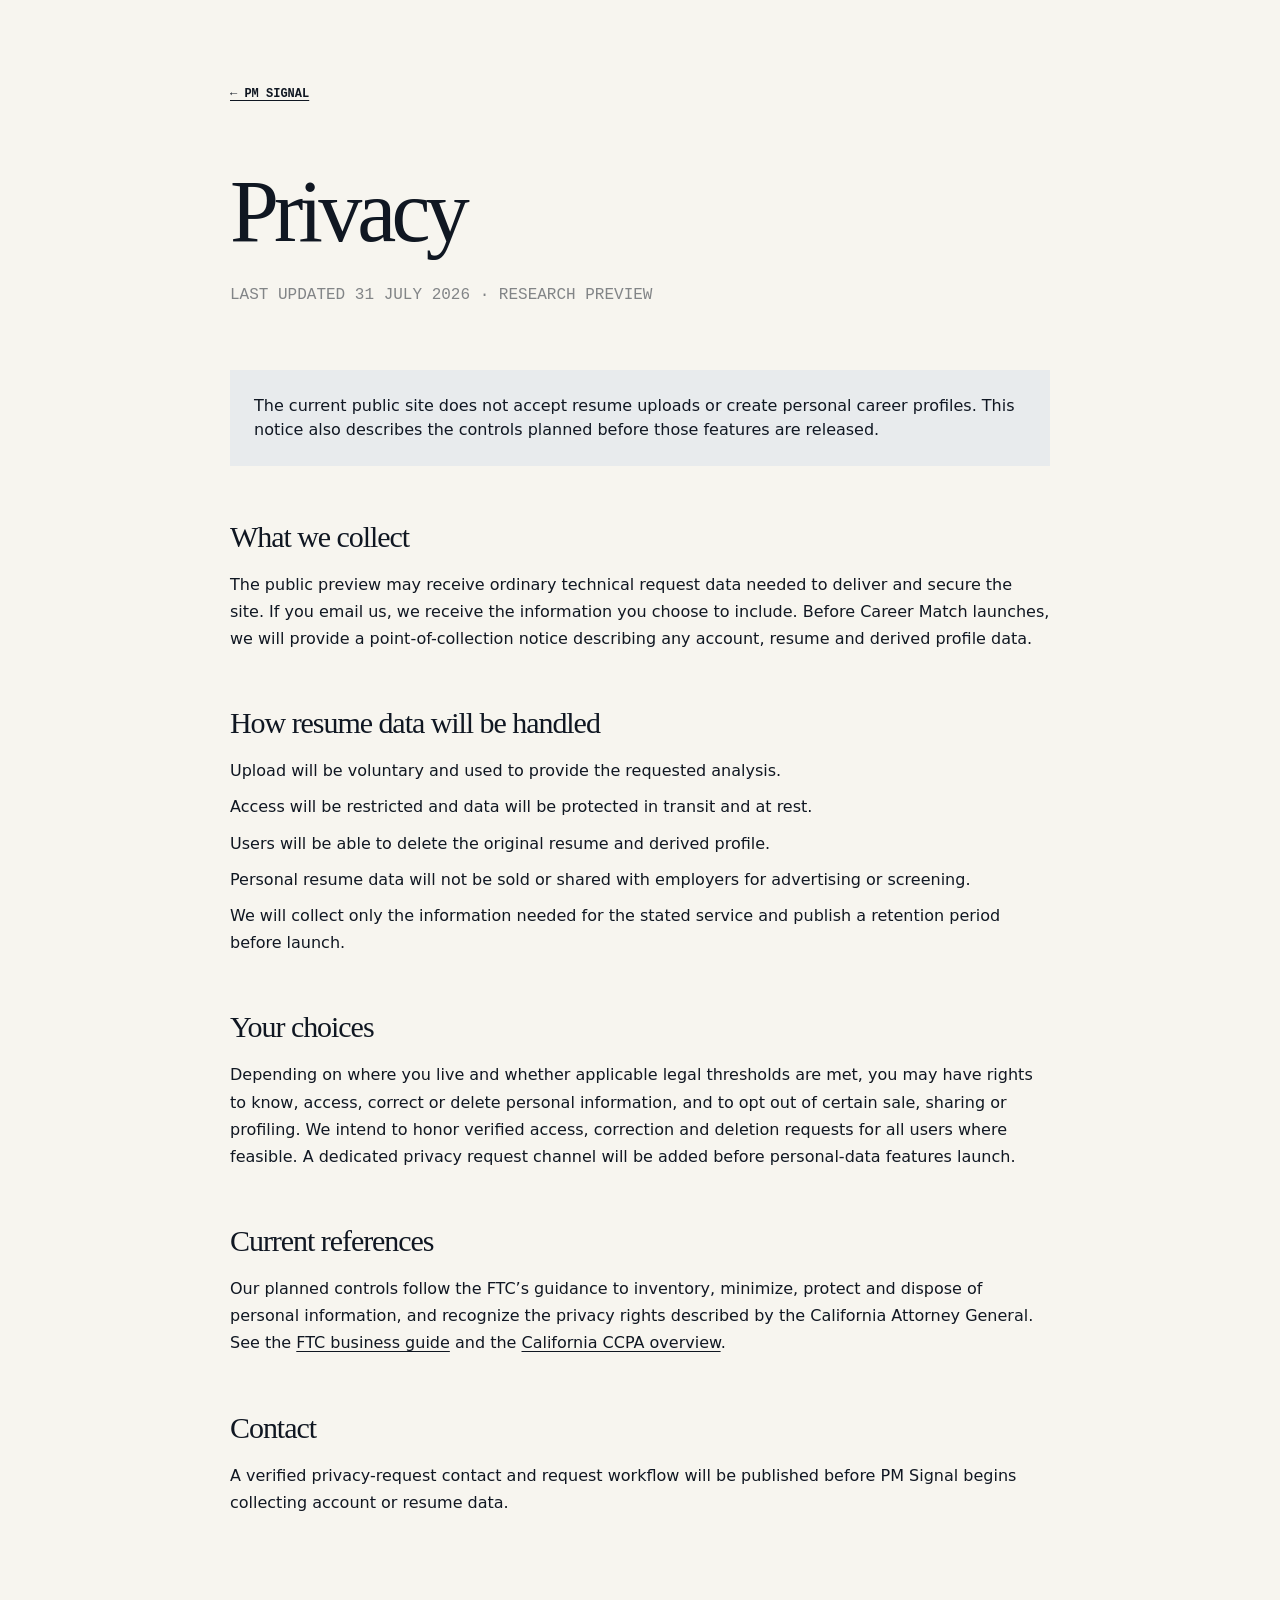
<file: uspmsignal/privacy/index.html>
<!DOCTYPE html><html lang="en"><head><meta charSet="utf-8"/><meta name="viewport" content="width=device-width, initial-scale=1"/><link rel="stylesheet" href="/uspmsignal/styles.css"><title>Privacy · PM Signal</title><meta name="description" content="Evidence-first intelligence on the US product management market and AI PM hiring."/><meta property="og:title" content="PM Signal — The Product Manager Market Index"/><meta property="og:description" content="Build a transparent view of the U.S. PM labor market from product, AI, seniority and location signals."/><meta property="og:image" content="https://dendendamen.cn/uspmsignal/og.png"/><meta name="twitter:card" content="summary_large_image"/><meta name="twitter:title" content="PM Signal — The Product Manager Market Index"/><meta name="twitter:description" content="Independent, evidence-first intelligence on U.S. product hiring."/><meta name="twitter:image" content="https://dendendamen.cn/uspmsignal/og.png"/><link rel="icon" href="https://dendendamen.cn/uspmsignal/favicon.svg"/>
</head><body class="__variable_geist_1th67zq __variable_geist_mono_1wt5n70"><main class="legal-shell"><a class="legal-back" href="/uspmsignal/">← PM Signal</a><h1>Privacy</h1><p class="legal-meta">Last updated 31 July 2026 · Research preview</p><div class="legal-callout">The current public site does not accept resume uploads or create personal career profiles. This notice also describes the controls planned before those features are released.</div><h2>What we collect</h2><p>The public preview may receive ordinary technical request data needed to deliver and secure the site. If you email us, we receive the information you choose to include. Before Career Match launches, we will provide a point-of-collection notice describing any account, resume and derived profile data.</p><h2>How resume data will be handled</h2><ul><li>Upload will be voluntary and used to provide the requested analysis.</li><li>Access will be restricted and data will be protected in transit and at rest.</li><li>Users will be able to delete the original resume and derived profile.</li><li>Personal resume data will not be sold or shared with employers for advertising or screening.</li><li>We will collect only the information needed for the stated service and publish a retention period before launch.</li></ul><h2>Your choices</h2><p>Depending on where you live and whether applicable legal thresholds are met, you may have rights to know, access, correct or delete personal information, and to opt out of certain sale, sharing or profiling. We intend to honor verified access, correction and deletion requests for all users where feasible. A dedicated privacy request channel will be added before personal-data features launch.</p><h2>Current references</h2><p>Our planned controls follow the FTC’s guidance to inventory, minimize, protect and dispose of personal information, and recognize the privacy rights described by the California Attorney General. See the<!-- --> <a href="https://www.ftc.gov/business-guidance/resources/protecting-personal-information-guide-business">FTC business guide</a> <!-- -->and the<!-- --> <a href="https://oag.ca.gov/privacy/ccpa">California CCPA overview</a>.</p><h2>Contact</h2><p>A verified privacy-request contact and request workflow will be published before PM Signal begins collecting account or resume data.</p></main><script src="/uspmsignal/app.js" defer></script></body></html>
</file>
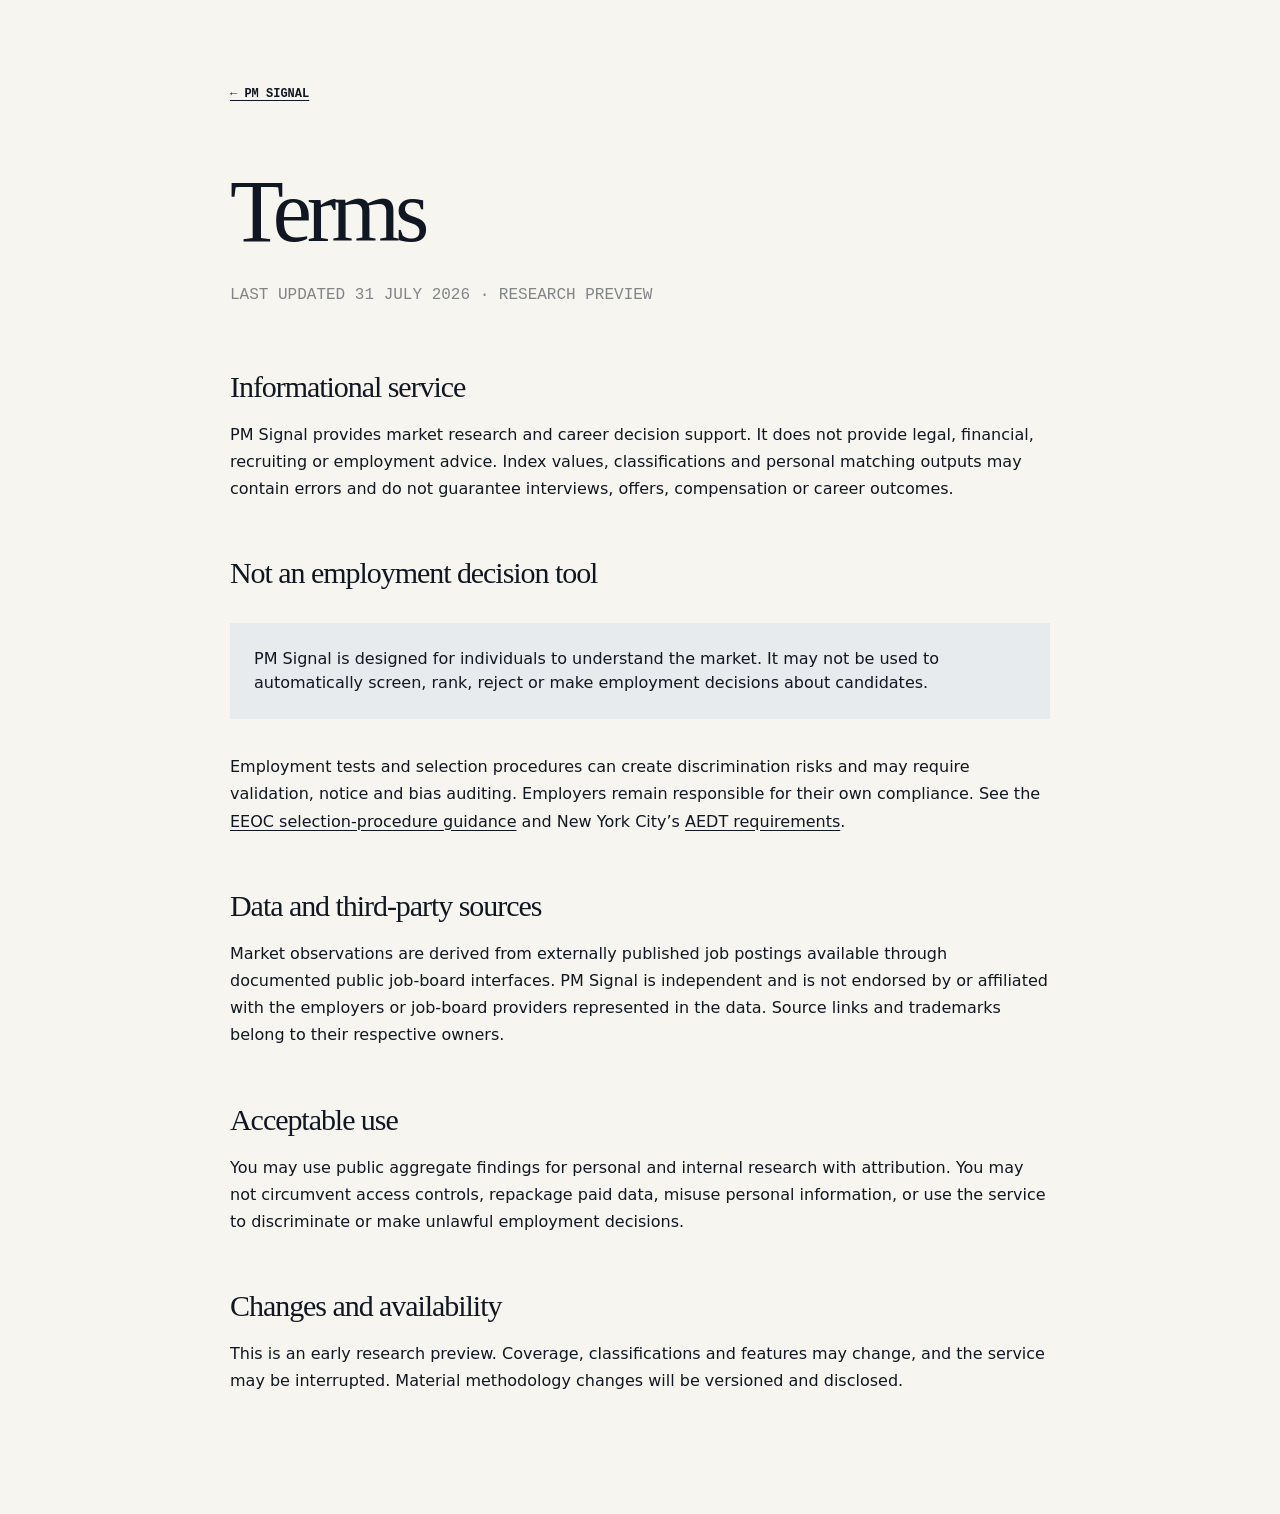
<file: uspmsignal/terms/index.html>
<!DOCTYPE html><html lang="en"><head><meta charSet="utf-8"/><meta name="viewport" content="width=device-width, initial-scale=1"/><link rel="stylesheet" href="/uspmsignal/styles.css"><title>Terms · PM Signal</title><meta name="description" content="Evidence-first intelligence on the US product management market and AI PM hiring."/><meta property="og:title" content="PM Signal — The Product Manager Market Index"/><meta property="og:description" content="Build a transparent view of the U.S. PM labor market from product, AI, seniority and location signals."/><meta property="og:image" content="https://dendendamen.cn/uspmsignal/og.png"/><meta name="twitter:card" content="summary_large_image"/><meta name="twitter:title" content="PM Signal — The Product Manager Market Index"/><meta name="twitter:description" content="Independent, evidence-first intelligence on U.S. product hiring."/><meta name="twitter:image" content="https://dendendamen.cn/uspmsignal/og.png"/><link rel="icon" href="https://dendendamen.cn/uspmsignal/favicon.svg"/>
</head><body class="__variable_geist_1th67zq __variable_geist_mono_1wt5n70"><main class="legal-shell"><a class="legal-back" href="/uspmsignal/">← PM Signal</a><h1>Terms</h1><p class="legal-meta">Last updated 31 July 2026 · Research preview</p><h2>Informational service</h2><p>PM Signal provides market research and career decision support. It does not provide legal, financial, recruiting or employment advice. Index values, classifications and personal matching outputs may contain errors and do not guarantee interviews, offers, compensation or career outcomes.</p><h2>Not an employment decision tool</h2><div class="legal-callout">PM Signal is designed for individuals to understand the market. It may not be used to automatically screen, rank, reject or make employment decisions about candidates.</div><p>Employment tests and selection procedures can create discrimination risks and may require validation, notice and bias auditing. Employers remain responsible for their own compliance. See the<!-- --> <a href="https://www.eeoc.gov/laws/guidance/employment-tests-and-selection-procedures">EEOC selection-procedure guidance</a> <!-- -->and New York City’s<!-- --> <a href="https://www.nyc.gov/site/dca/about/automated-employment-decision-tools.page">AEDT requirements</a>.</p><h2>Data and third-party sources</h2><p>Market observations are derived from externally published job postings available through documented public job-board interfaces. PM Signal is independent and is not endorsed by or affiliated with the employers or job-board providers represented in the data. Source links and trademarks belong to their respective owners.</p><h2>Acceptable use</h2><p>You may use public aggregate findings for personal and internal research with attribution. You may not circumvent access controls, repackage paid data, misuse personal information, or use the service to discriminate or make unlawful employment decisions.</p><h2>Changes and availability</h2><p>This is an early research preview. Coverage, classifications and features may change, and the service may be interrupted. Material methodology changes will be versioned and disclosed.</p></main><script src="/uspmsignal/app.js" defer></script></body></html>
</file>
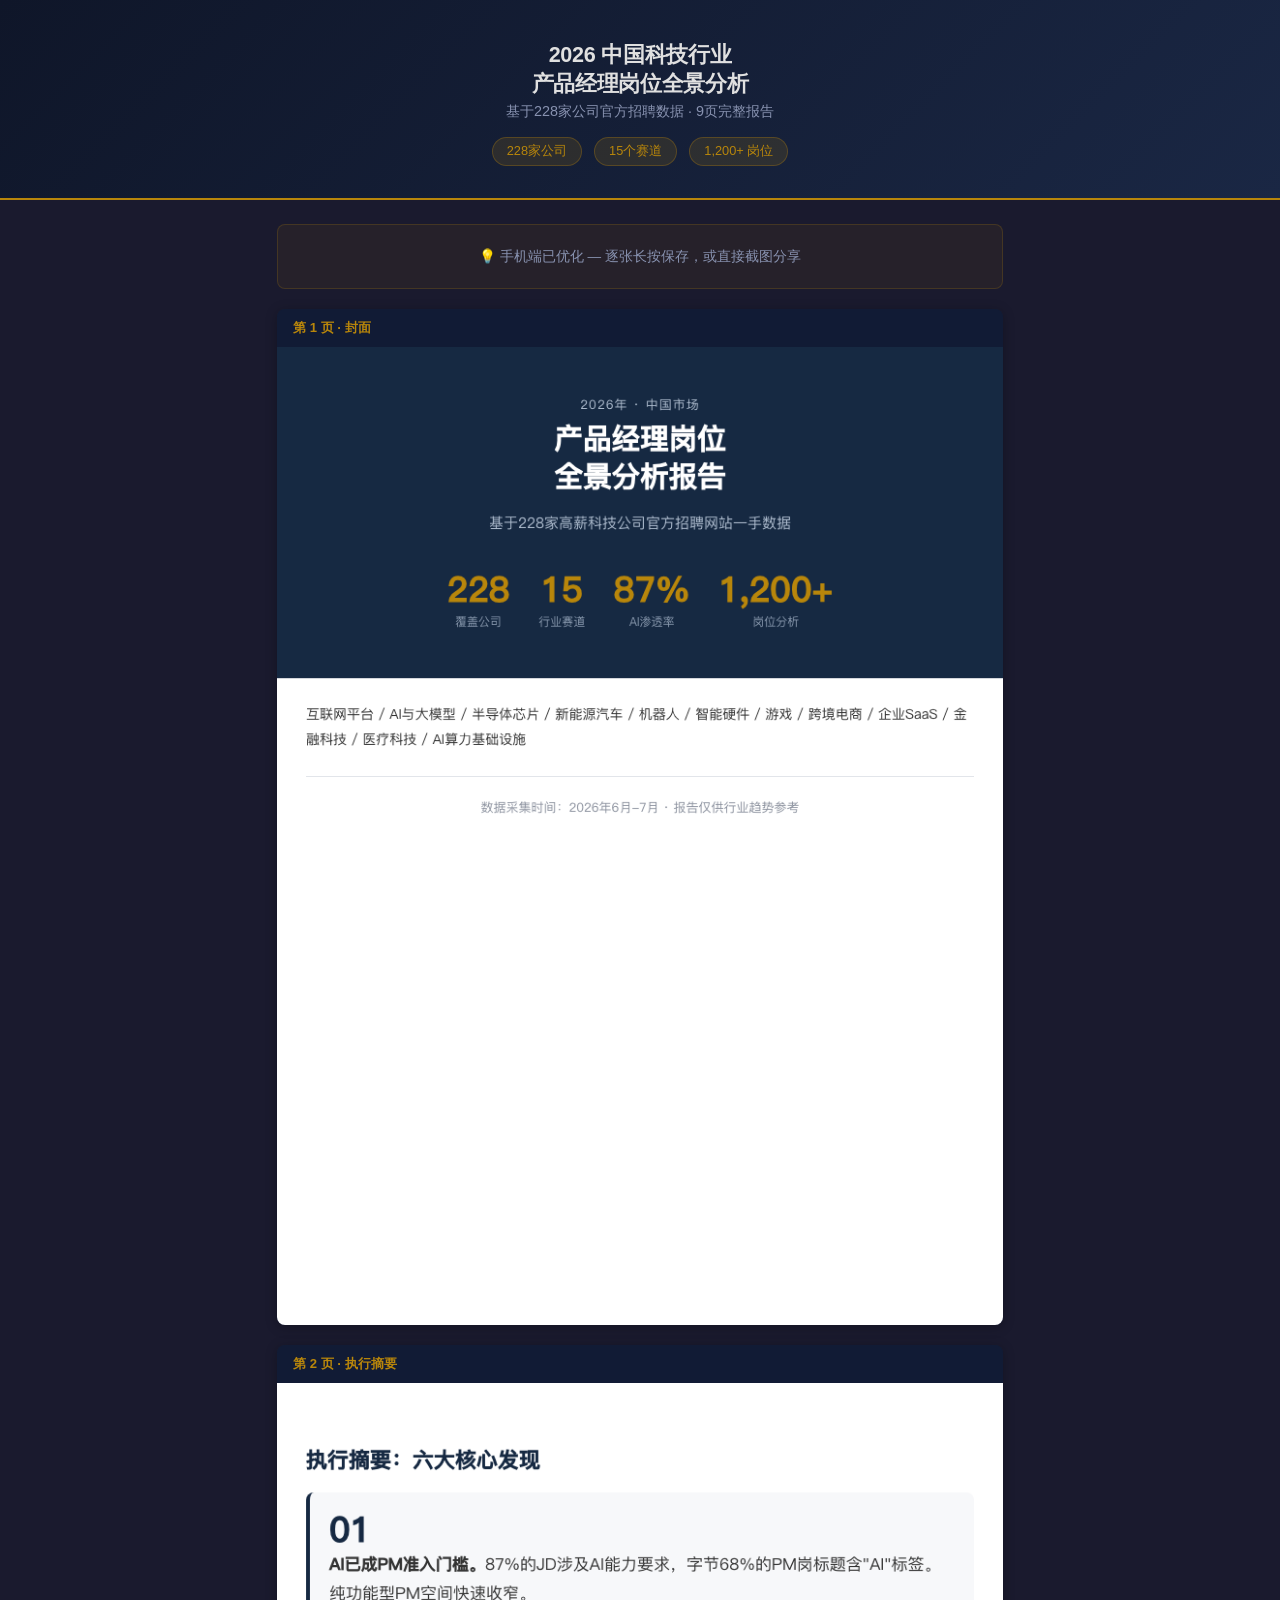
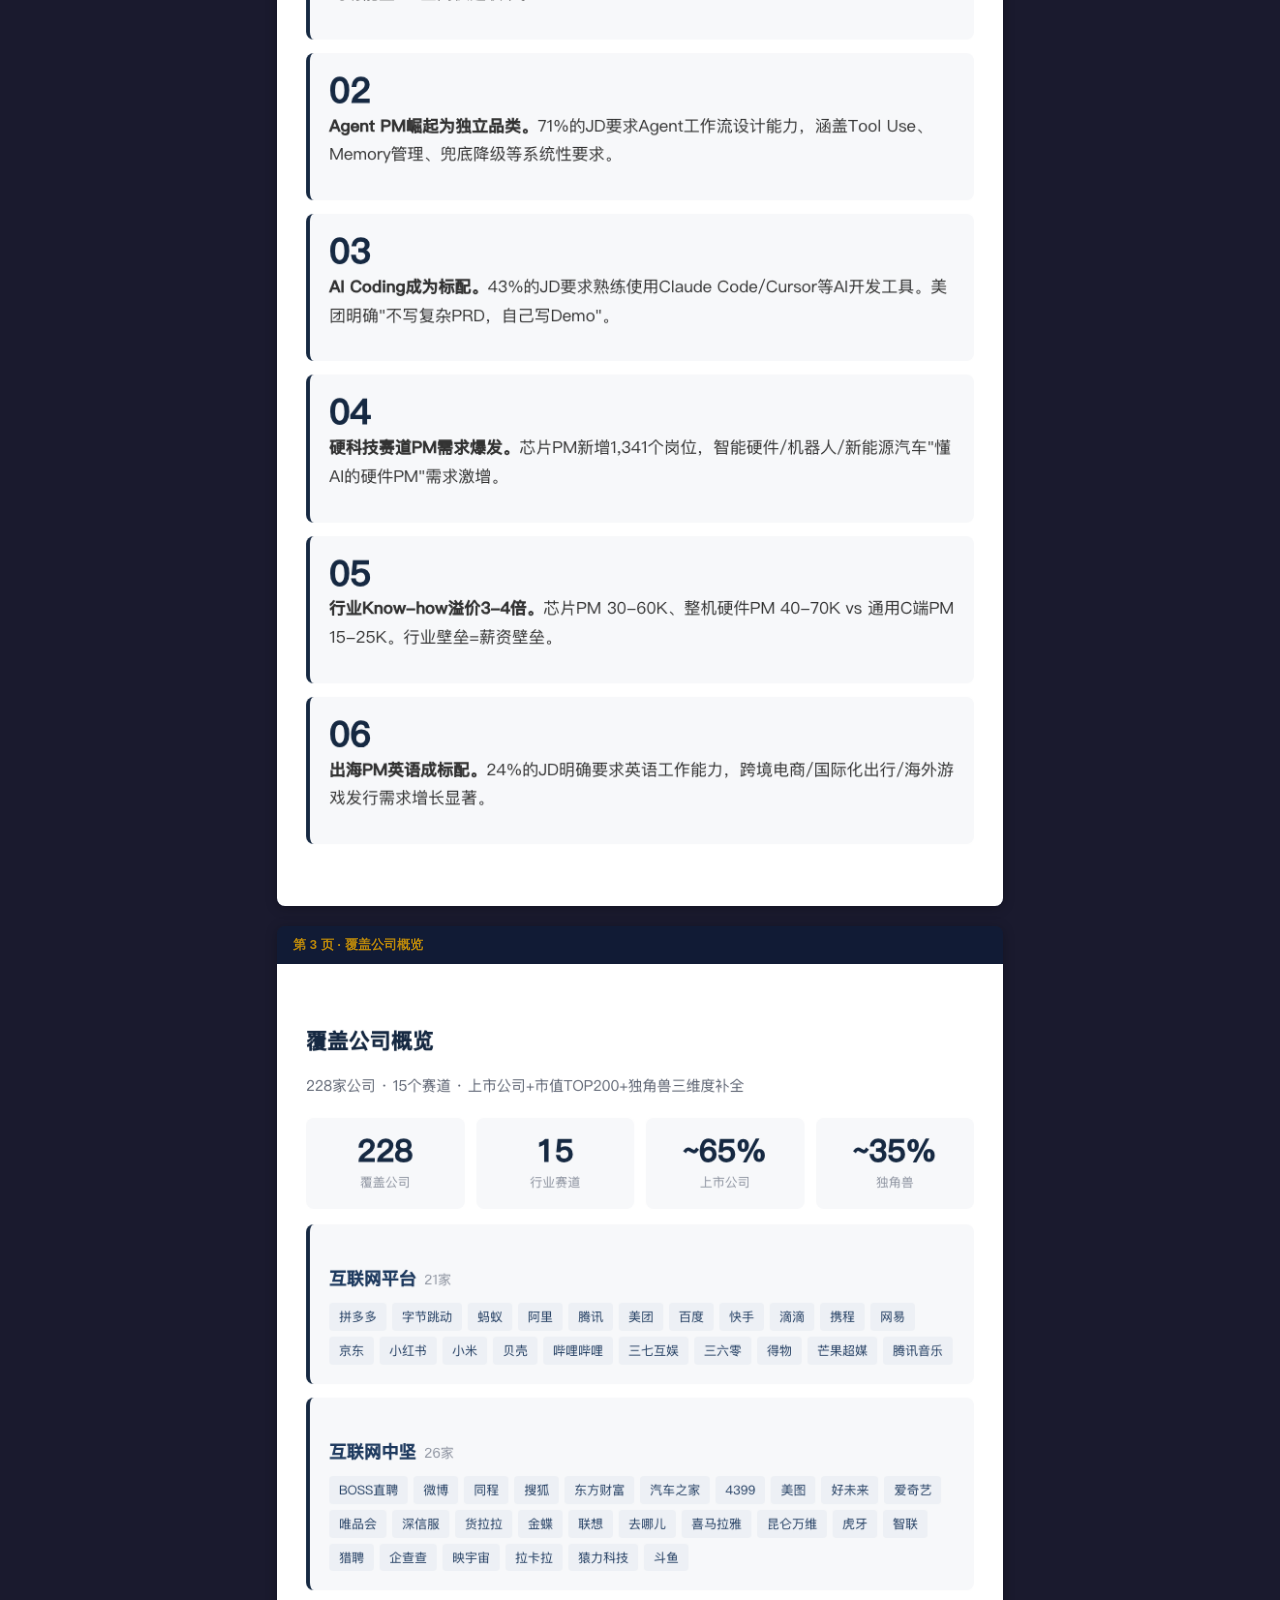
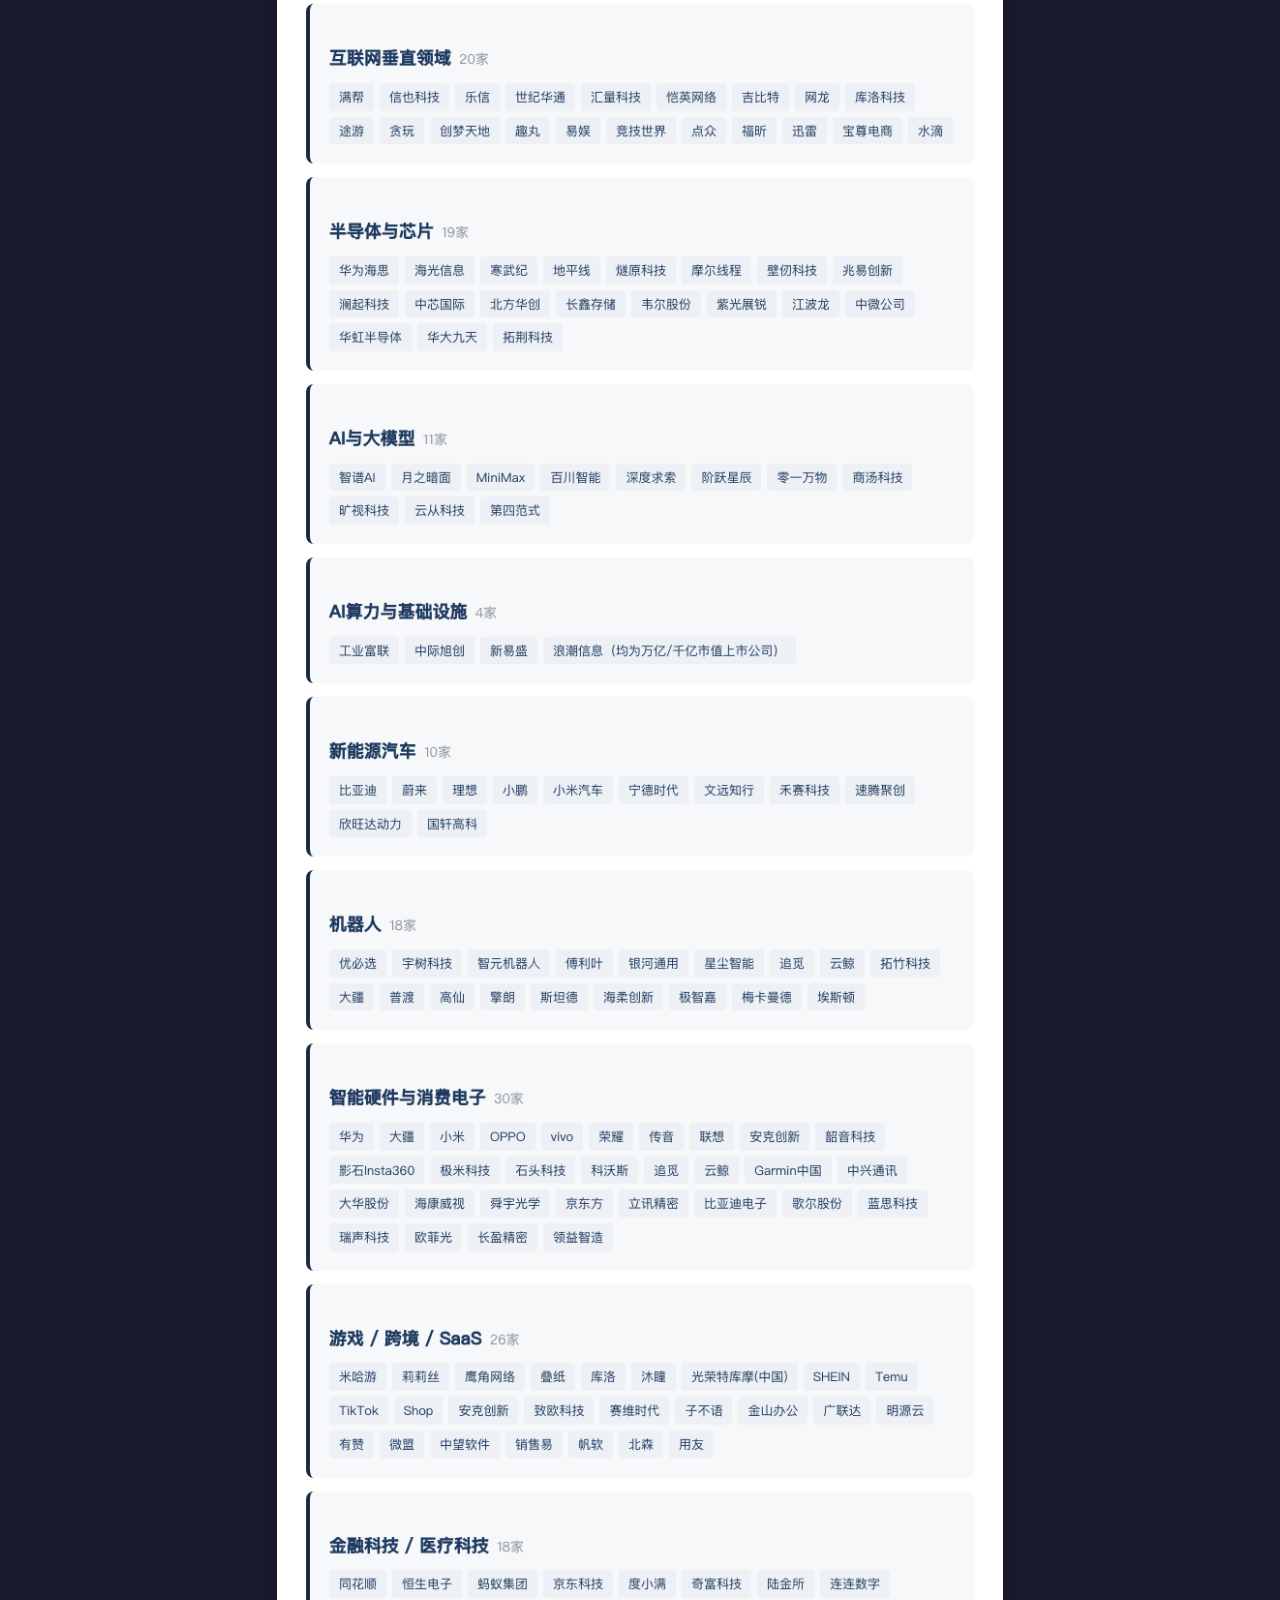
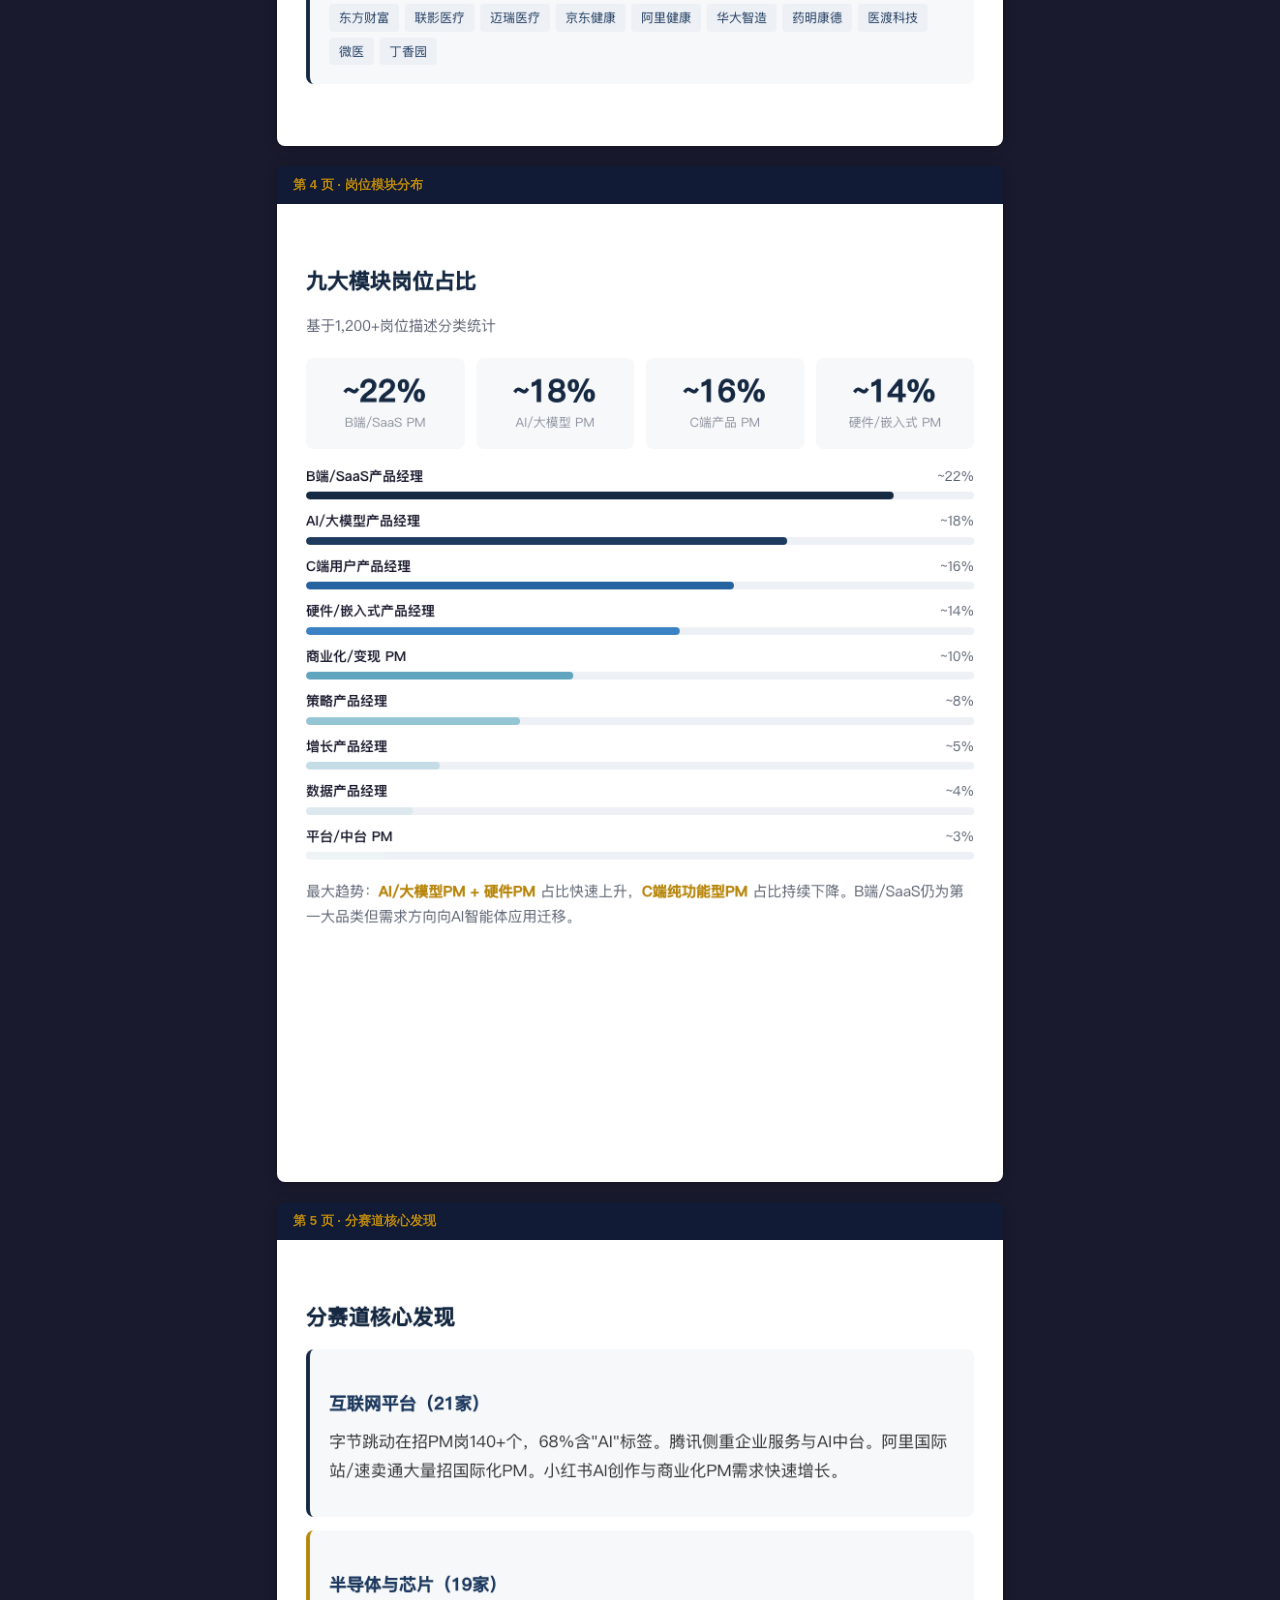
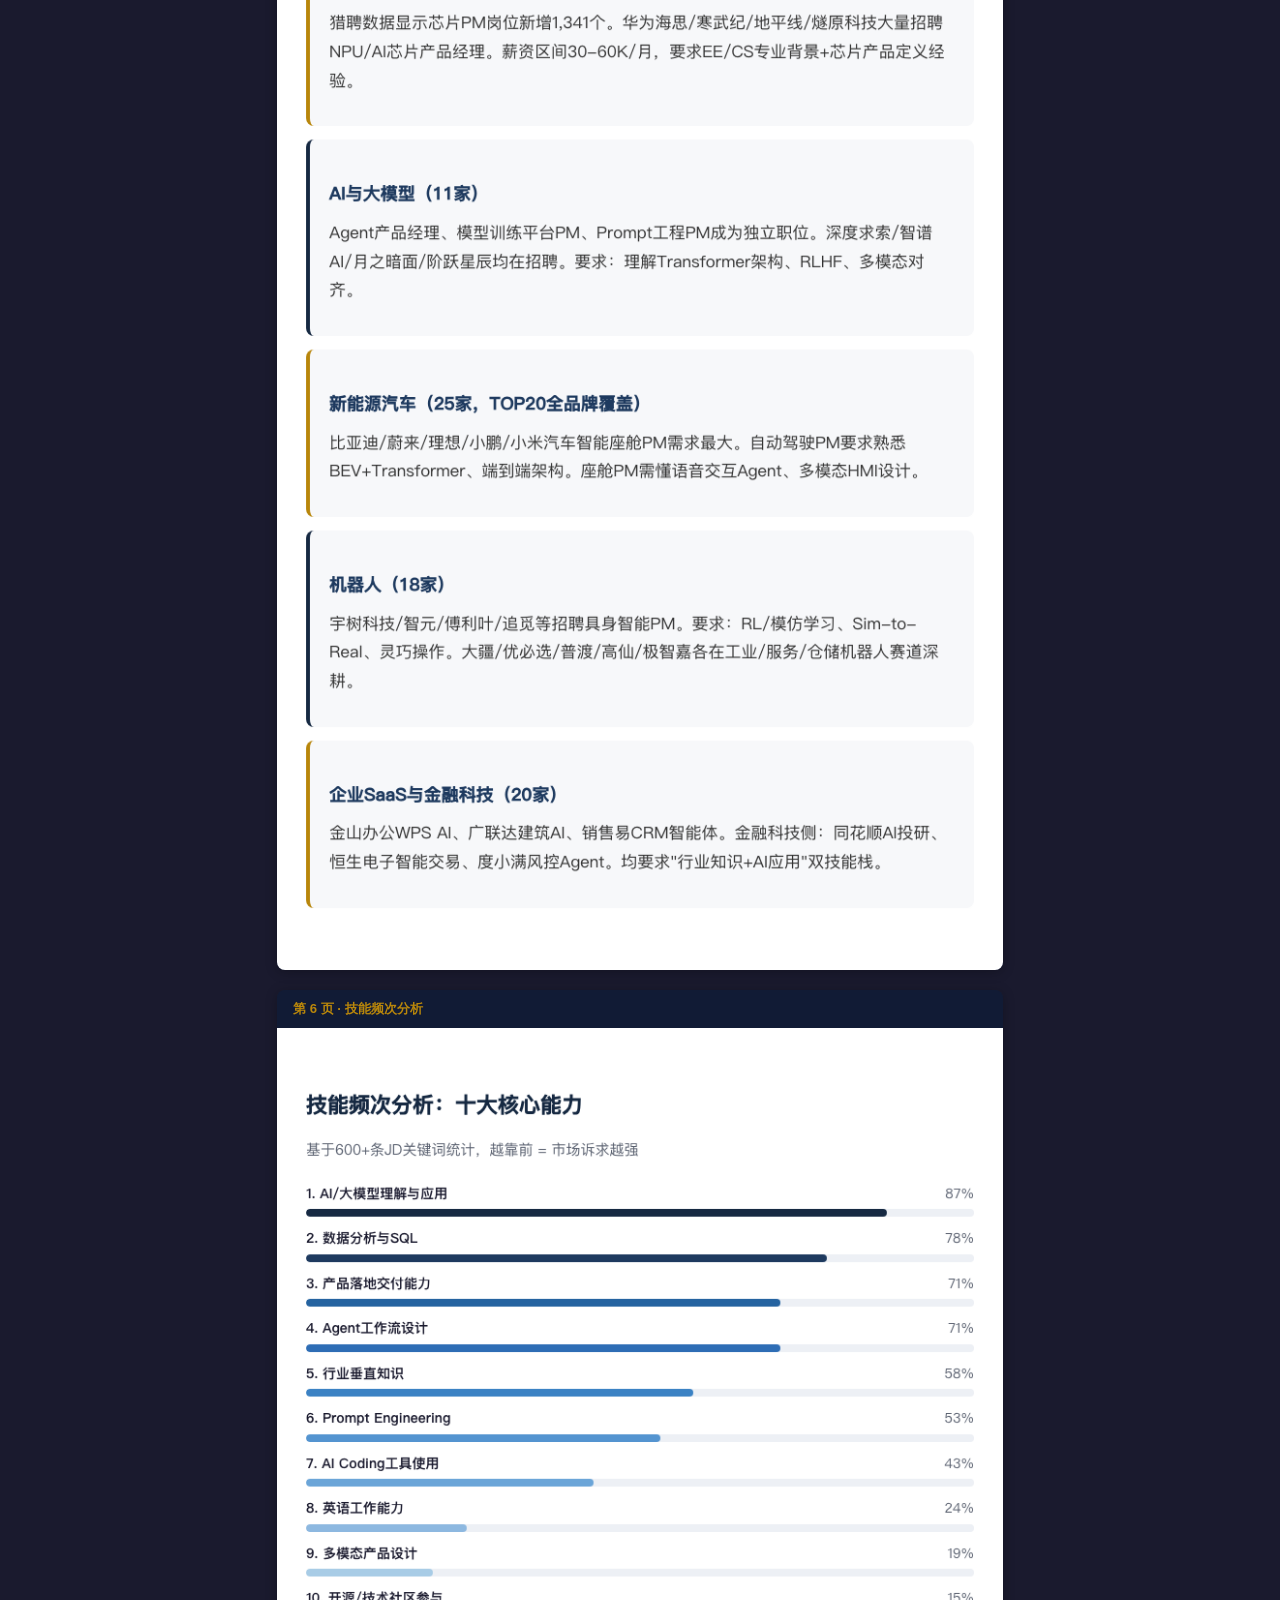
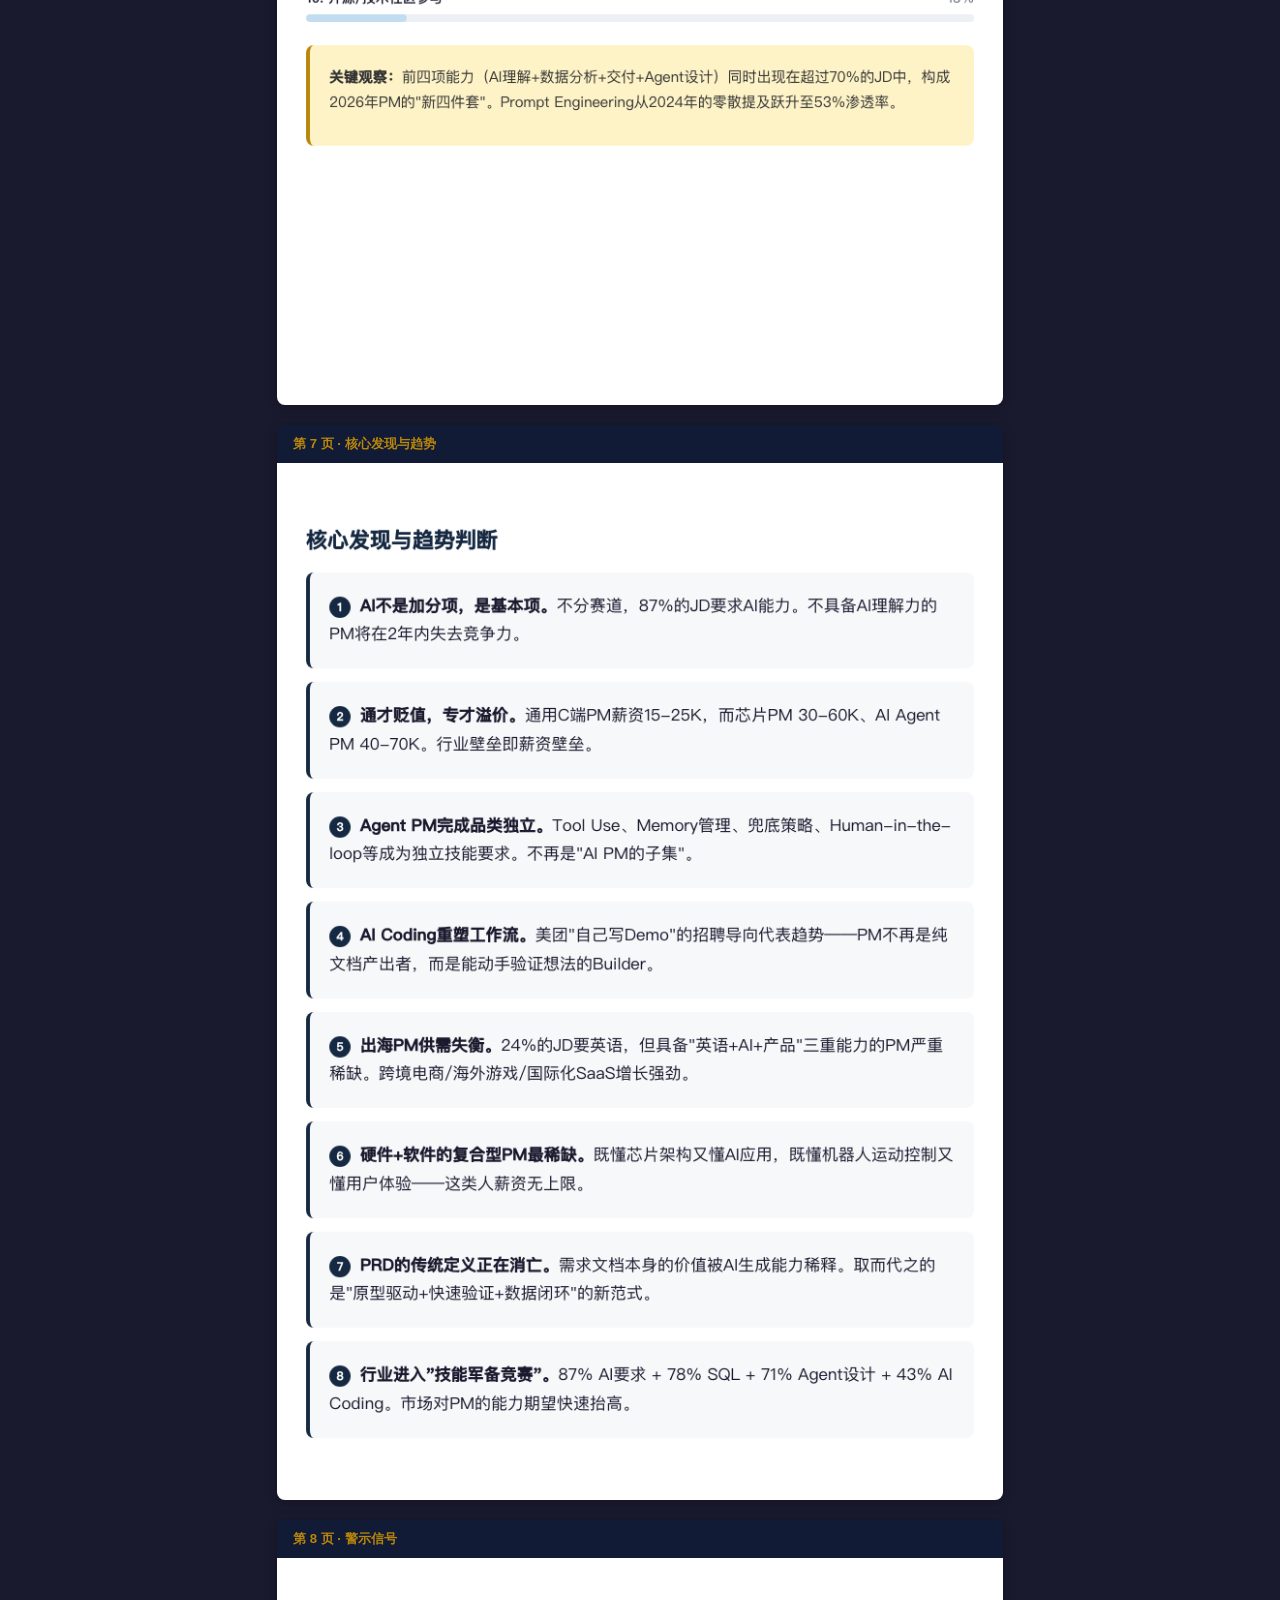
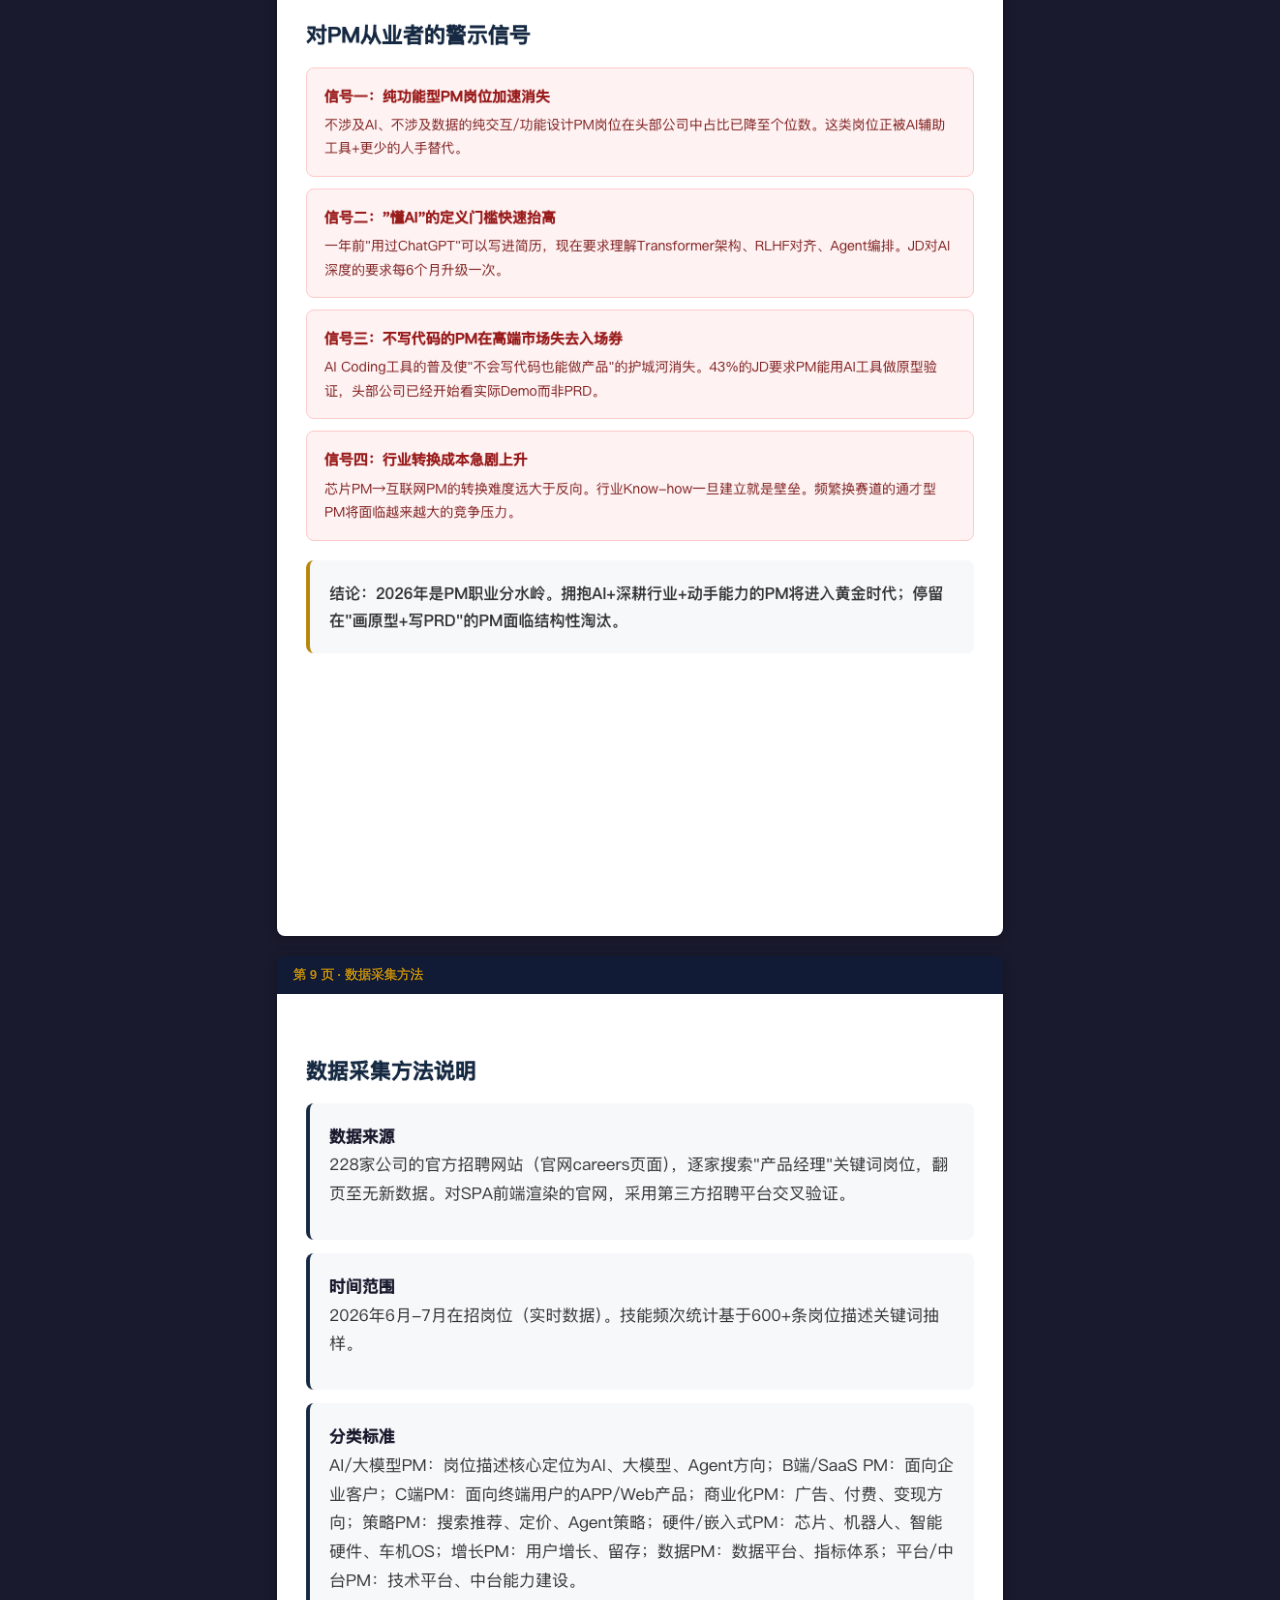
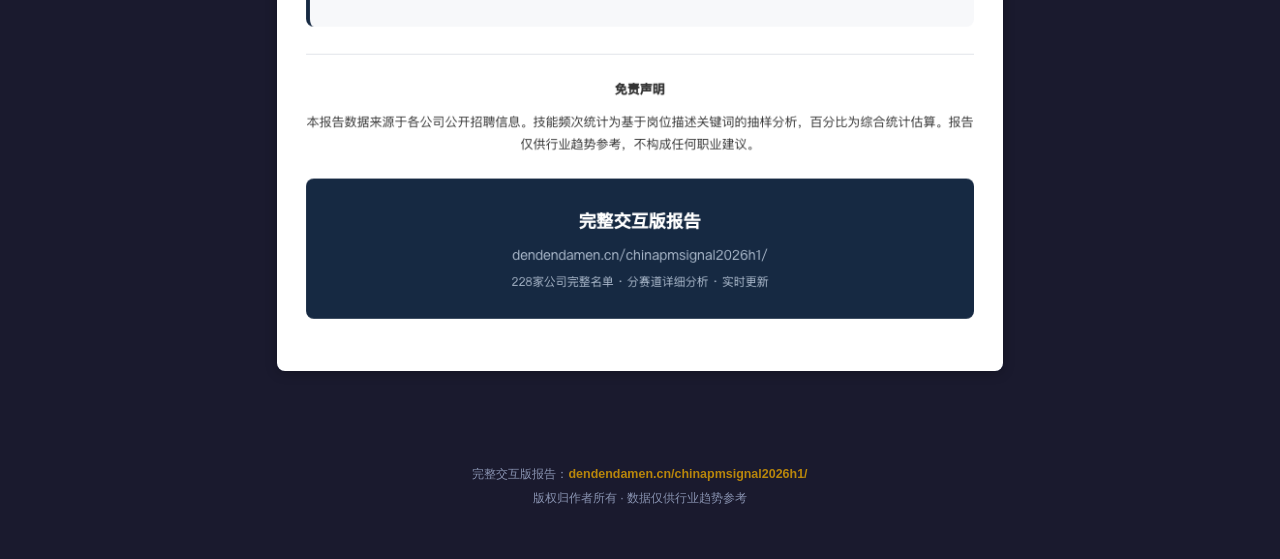
<file: chinapmsignal2026h1/images.html>
<!DOCTYPE html>
<html lang="zh-CN">
<head>
<meta charset="UTF-8">
<meta name="viewport" content="width=device-width, initial-scale=1.0">
<title>中国PM就业市场全景分析 · 完整报告</title>
<style>
:root {
  --bg: #1a1a2e;
  --card: #162447;
  --accent: #b8860b;
  --text: #e0e0e0;
  --muted: #8892b0;
}
* { margin:0; padding:0; box-sizing:border-box; }
body {
  font-family: "PingFang SC","Microsoft YaHei",-apple-system,sans-serif;
  background: var(--bg); color: var(--text);
  min-height: 100vh;
}
header {
  background: linear-gradient(135deg, #0f1629 0%, #1a2744 100%);
  padding: 40px 20px 32px; text-align: center;
  border-bottom: 2px solid var(--accent);
}
header h1 { font-size: 1.35em; font-weight: 800; margin-bottom: 4px; letter-spacing: -0.3px; }
header p { color: var(--muted); font-size: 0.9em; }
.badge-row { margin-top: 16px; display:flex; justify-content:center; gap:12px; flex-wrap:wrap; }
.badge {
  background: rgba(184,134,11,0.15); border:1px solid rgba(184,134,11,0.3);
  padding: 5px 14px; border-radius: 20px; font-size:0.8em; color:var(--accent);
}
main { max-width: 750px; margin:0 auto; padding: 16px 12px 48px; }
.slide-card {
  background: var(--card); border-radius: 8px; overflow: hidden;
  margin-bottom: 20px; box-shadow: 0 2px 12px rgba(0,0,0,0.25);
}
.slide-label {
  padding: 10px 16px; background: rgba(0,0,0,0.25);
  font-size: 0.82em; color: var(--accent); font-weight: 600;
}
.slide-card img { width:100%; display: block; }
.tip {
  text-align:center; padding: 20px 24px; margin: 8px 0 20px;
  background: rgba(184,134,11,0.08); border-radius: 8px;
  border: 1px solid rgba(184,134,11,0.2);
}
.tip p { font-size:0.85em; color:var(--muted); line-height:1.7; }
footer { text-align:center; padding:24px 16px 48px; color:var(--muted); font-size:0.78em; line-height:1.9; }
footer a { color:var(--accent); text-decoration:none; font-weight:600; }
</style>
</head>
<body>

<header>
  <h1>2026 中国科技行业<br>产品经理岗位全景分析</h1>
  <p>基于228家公司官方招聘数据 · 9页完整报告</p>
  <div class="badge-row">
    <span class="badge">228家公司</span>
    <span class="badge">15个赛道</span>
    <span class="badge">1,200+ 岗位</span>
  </div>
</header>

<main>
  <div class="tip">
    <p>💡 手机端已优化 — 逐张长按保存，或直接截图分享</p>
  </div>

  <div class="slide-card">
    <div class="slide-label">第 1 页 · 封面</div>
    <img src="slides/00_00_封面.png" alt="封面" loading="lazy" width="750">
  </div>
  <div class="slide-card">
    <div class="slide-label">第 2 页 · 执行摘要</div>
    <img src="slides/01_01_执行摘要.png" alt="执行摘要" loading="lazy" width="750">
  </div>
  <div class="slide-card">
    <div class="slide-label">第 3 页 · 覆盖公司概览</div>
    <img src="slides/02_02_覆盖公司概览.png" alt="公司概览" loading="lazy" width="750">
  </div>
  <div class="slide-card">
    <div class="slide-label">第 4 页 · 岗位模块分布</div>
    <img src="slides/03_03_岗位模块分布.png" alt="模块分布" loading="lazy" width="750">
  </div>
  <div class="slide-card">
    <div class="slide-label">第 5 页 · 分赛道核心发现</div>
    <img src="slides/04_04_分赛道核心发现.png" alt="分赛道发现" loading="lazy" width="750">
  </div>
  <div class="slide-card">
    <div class="slide-label">第 6 页 · 技能频次分析</div>
    <img src="slides/05_05_技能频次分析.png" alt="技能分析" loading="lazy" width="750">
  </div>
  <div class="slide-card">
    <div class="slide-label">第 7 页 · 核心发现与趋势</div>
    <img src="slides/06_06_核心发现与趋势.png" alt="核心发现" loading="lazy" width="750">
  </div>
  <div class="slide-card">
    <div class="slide-label">第 8 页 · 警示信号</div>
    <img src="slides/07_07_警示信号.png" alt="警示信号" loading="lazy" width="750">
  </div>
  <div class="slide-card">
    <div class="slide-label">第 9 页 · 数据采集方法</div>
    <img src="slides/08_08_方法说明.png" alt="方法说明" loading="lazy" width="750">
  </div>
</main>

<footer>
  <p>完整交互版报告：<a href="/chinapmsignal2026h1/">dendendamen.cn/chinapmsignal2026h1/</a></p>
  <p>版权归作者所有 · 数据仅供行业趋势参考</p>
</footer>

</body>
</html>
</file>
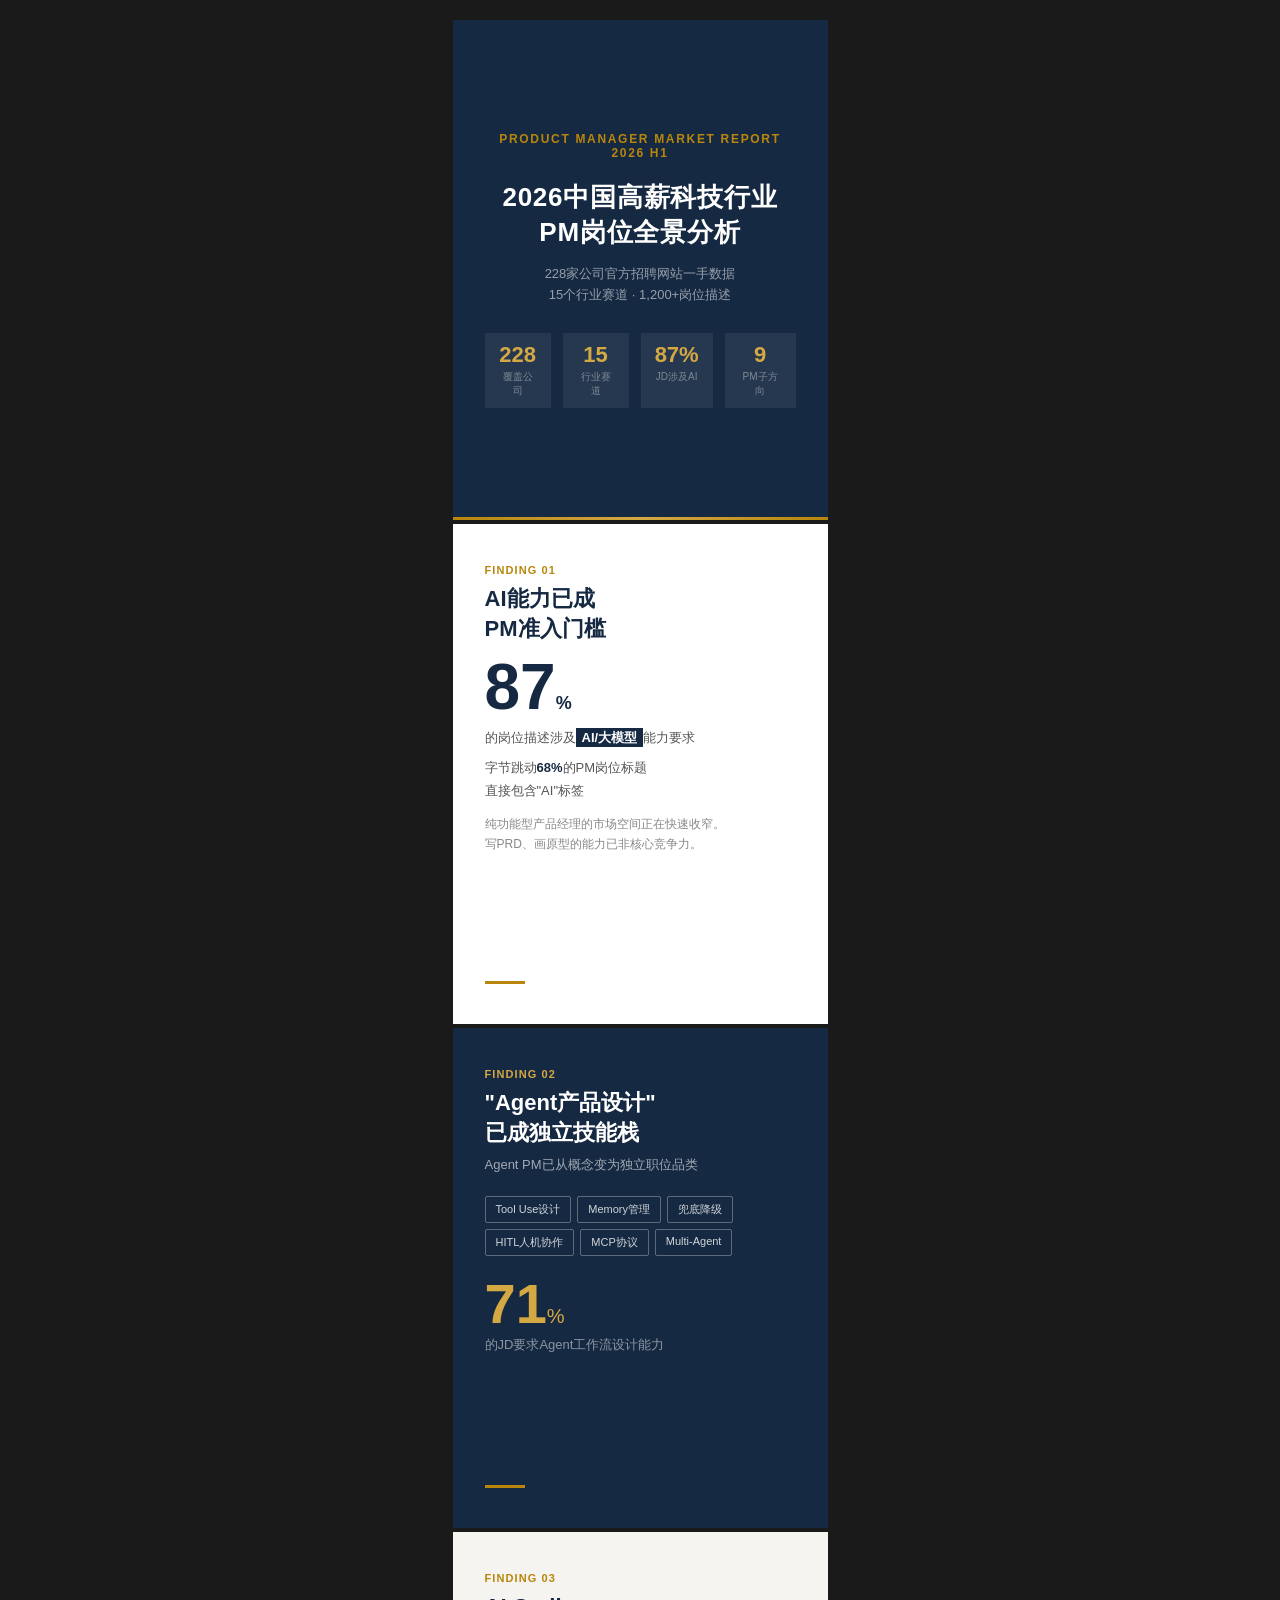
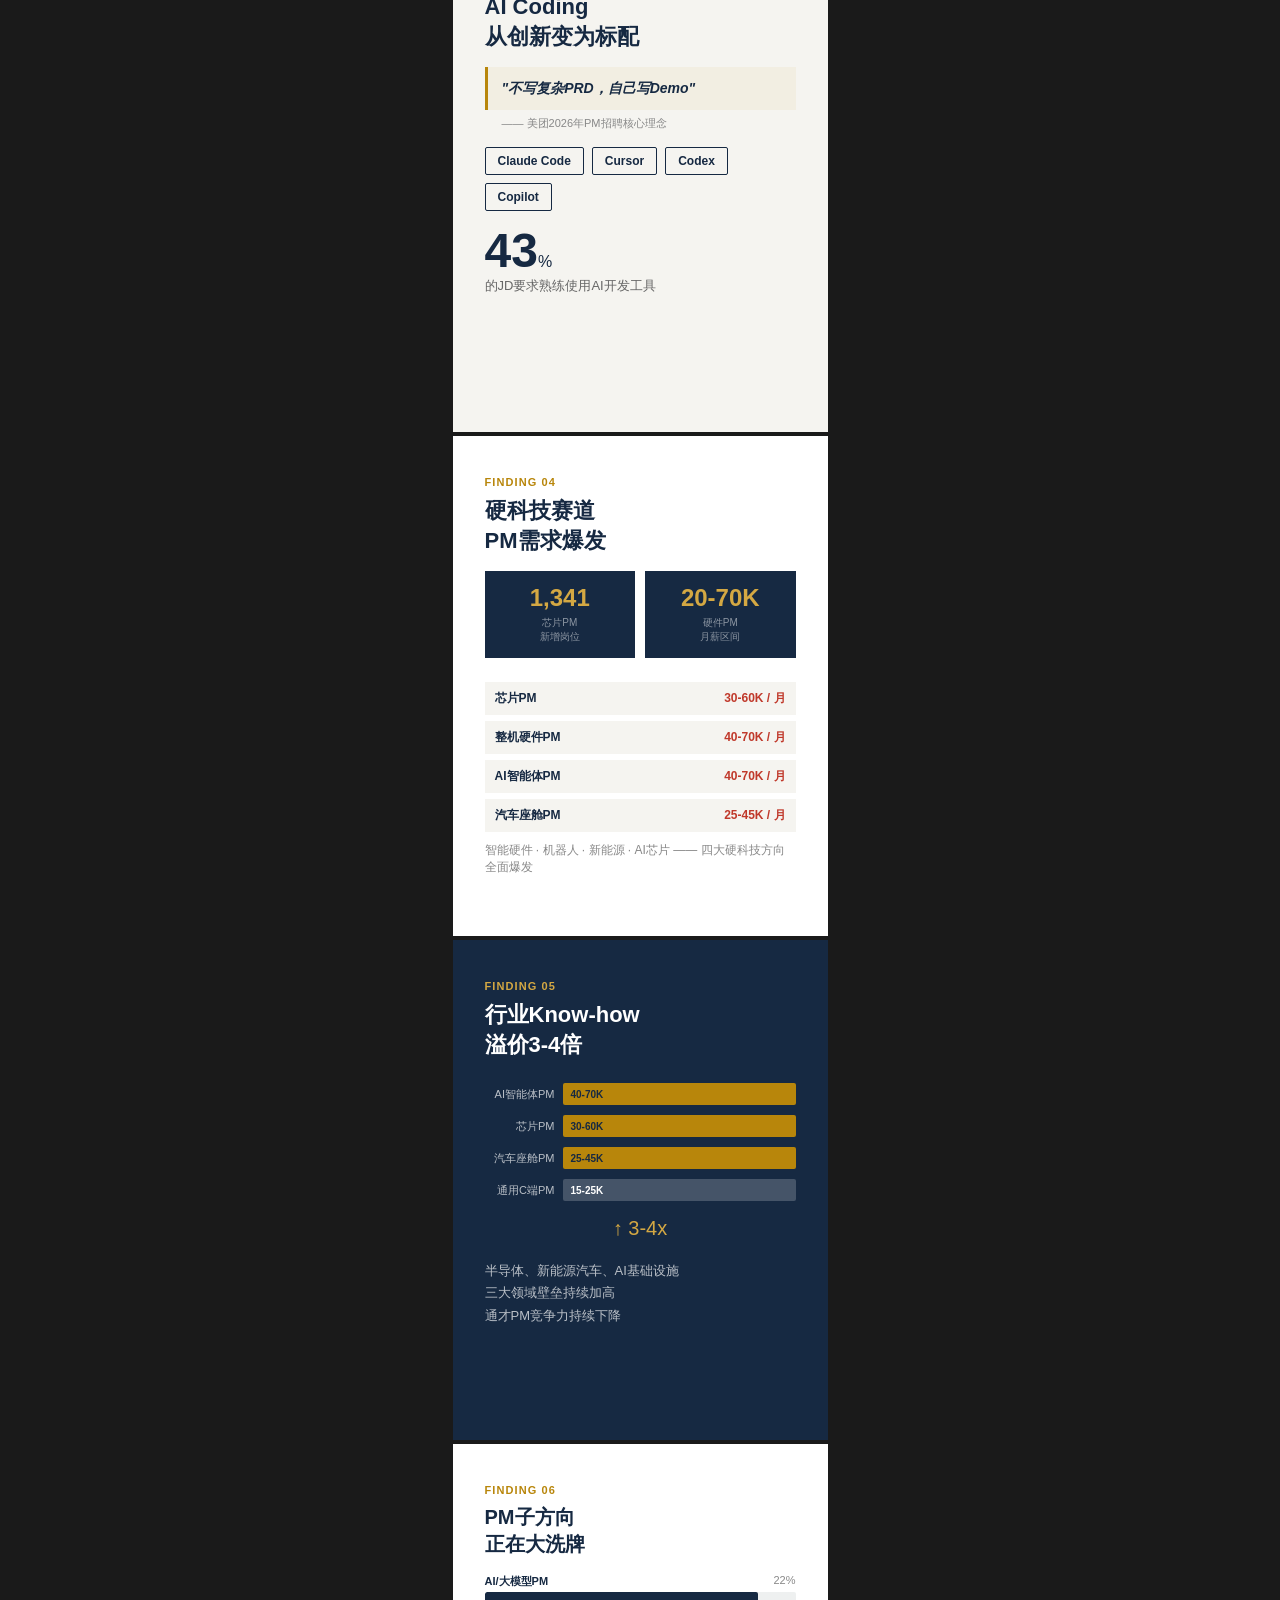
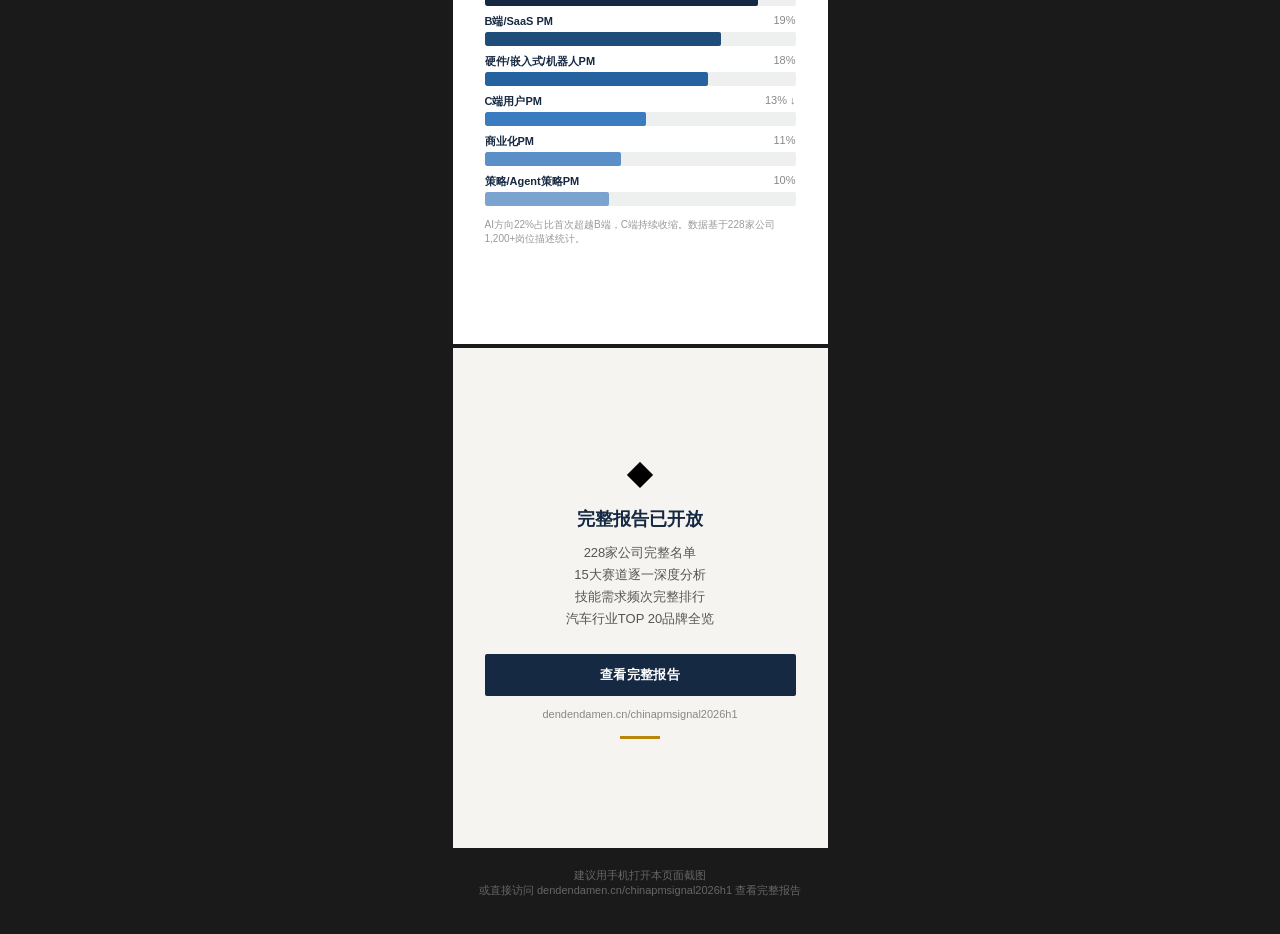
<file: chinapmsignal2026h1/xhs.html>
<!DOCTYPE html>
<html lang="zh-CN">
<head>
<meta charset="UTF-8">
<meta name="viewport" content="width=device-width, initial-scale=1.0">
<title>小红书分享素材 - PM市场全景2026</title>
<style>
:root {
  --navy: #162942;
  --gold: #b8860b;
  --gold-l: #d4a843;
  --red: #c0392b;
  --bg-dark: #0f1d2e;
  --bg-card: #f5f4f0;
  --text: #1a1a1a;
  --white: #ffffff;
}
* { margin:0; padding:0; box-sizing:border-box; }
body {
  font-family: "PingFang SC","Microsoft YaHei","Noto Sans SC",-apple-system,sans-serif;
  background: #1a1a1a; display:flex; flex-direction:column; align-items:center;
  padding: 20px 0;
}

.slide {
  width: 375px; height: 500px; /* 3:4 */
  margin-bottom: 4px;
  position: relative; overflow: hidden;
  flex-shrink: 0;
}

/* ── SLIDE 1: COVER ── */
.s1 { background: var(--navy); color: #fff; display:flex; flex-direction:column; justify-content:center; align-items:center; text-align:center; padding:36px 32px; }
.s1 .eyebrow { font-size:12px; letter-spacing:.14em; color:var(--gold); margin-bottom:20px; font-weight:600; text-transform:uppercase; }
.s1 h1 { font-size:26px; font-weight:800; line-height:1.35; letter-spacing:.03em; margin-bottom:14px; }
.s1 .sub { font-size:13px; color:rgba(255,255,255,.55); line-height:1.6; max-width:300px; }
.s1 .stats { display:flex; gap:12px; margin-top:28px; }
.s1 .stat { background:rgba(255,255,255,.07); padding:10px 14px; }
.s1 .stat .n { font-size:22px; font-weight:800; color:var(--gold-l); line-height:1.1; }
.s1 .stat .l { font-size:10px; color:rgba(255,255,255,.4); margin-top:3px; }
.s1 .line { position:absolute; bottom:0; left:0; right:0; height:3px; background:linear-gradient(90deg,var(--gold),var(--gold-l),var(--gold)); }

/* ── SLIDE 2: AI准入门槛 ── */
.s2 { background:var(--white); display:flex; flex-direction:column; padding:40px 32px; }
.s2 .num { font-size:11px; font-weight:700; color:var(--gold); letter-spacing:.1em; margin-bottom:8px; }
.s2 h2 { font-size:22px; font-weight:800; color:var(--navy); line-height:1.35; margin-bottom:12px; }
.s2 .big { font-size:64px; font-weight:900; color:var(--navy); line-height:1; margin:12px 0 4px; }
.s2 .big-unit { font-size:18px; font-weight:700; color:var(--navy); }
.s2 .desc { font-size:13px; color:#555; line-height:1.7; margin-top:8px; }
.s2 .highlight { background:var(--navy); color:#fff; padding:2px 6px; font-weight:700; }
.s2 .accent-line { width:40px; height:3px; background:var(--gold); margin-top:auto; }

/* ── SLIDE 3: Agent PM ── */
.s3 { background:var(--navy); color:#fff; display:flex; flex-direction:column; padding:40px 32px; }
.s3 .num { font-size:11px; font-weight:700; color:var(--gold-l); letter-spacing:.1em; margin-bottom:8px; }
.s3 h2 { font-size:22px; font-weight:800; line-height:1.35; margin-bottom:8px; }
.s3 .subtitle { font-size:13px; color:rgba(255,255,255,.6); line-height:1.6; margin-bottom:20px; }
.s3 .tags { display:flex; flex-wrap:wrap; gap:6px; margin-bottom:20px; }
.s3 .tag { border:1px solid rgba(255,255,255,.3); padding:5px 10px; font-size:11px; border-radius:2px; color:rgba(255,255,255,.8); }
.s3 .big { font-size:56px; font-weight:900; color:var(--gold-l); line-height:1; }
.s3 .big-label { font-size:13px; color:rgba(255,255,255,.5); margin-top:4px; }
.s3 .accent-line { width:40px; height:3px; background:var(--gold); margin-top:auto; }

/* ── SLIDE 4: AI Coding ── */
.s4 { background:var(--bg-card); display:flex; flex-direction:column; padding:40px 32px; }
.s4 .num { font-size:11px; font-weight:700; color:var(--gold); letter-spacing:.1em; margin-bottom:8px; }
.s4 h2 { font-size:22px; font-weight:800; color:var(--navy); line-height:1.35; margin-bottom:16px; }
.s4 .quote { border-left:3px solid var(--gold); padding:10px 0 10px 14px; font-size:14px; color:var(--navy); line-height:1.6; font-weight:600; font-style:italic; background:rgba(184,134,11,.06); }
.s4 .quote-author { font-size:11px; color:#888; margin-top:6px; padding-left:17px; }
.s4 .tool-row { display:flex; gap:8px; margin:16px 0; flex-wrap:wrap; }
.s4 .tool { border:1px solid var(--navy); padding:6px 12px; font-size:12px; font-weight:600; color:var(--navy); border-radius:2px; }
.s4 .big { font-size:48px; font-weight:900; color:var(--navy); line-height:1; margin-top:auto; }
.s4 .big-label { font-size:13px; color:#666; margin-top:2px; }

/* ── SLIDE 5: 硬科技 ── */
.s5 { background:var(--white); display:flex; flex-direction:column; padding:40px 32px; }
.s5 .num { font-size:11px; font-weight:700; color:var(--gold); letter-spacing:.1em; margin-bottom:8px; }
.s5 h2 { font-size:22px; font-weight:800; color:var(--navy); line-height:1.35; margin-bottom:16px; }
.s5 .metric-row { display:flex; gap:10px; margin-bottom:16px; }
.s5 .metric { flex:1; background:var(--navy); color:#fff; padding:14px 12px; text-align:center; }
.s5 .metric .n { font-size:24px; font-weight:800; color:var(--gold-l); line-height:1.1; }
.s5 .metric .l { font-size:10px; color:rgba(255,255,255,.5); margin-top:4px; line-height:1.4; }
.s5 .salary-row { display:flex; flex-direction:column; gap:6px; margin-top:8px; }
.s5 .salary { display:flex; justify-content:space-between; align-items:center; font-size:12px; padding:8px 10px; background:#f5f4f0; }
.s5 .salary .role { font-weight:600; color:var(--navy); }
.s5 .salary .range { color:var(--red); font-weight:700; }

/* ── SLIDE 6: 薪资差 ── */
.s6 { background:var(--navy); color:#fff; display:flex; flex-direction:column; padding:40px 32px; }
.s6 .num { font-size:11px; font-weight:700; color:var(--gold-l); letter-spacing:.1em; margin-bottom:8px; }
.s6 h2 { font-size:22px; font-weight:800; line-height:1.35; margin-bottom:16px; }
.s6 .bar-compare { display:flex; flex-direction:column; gap:10px; margin:8px 0; }
.s6 .bar-comp { display:flex; align-items:center; gap:8px; }
.s6 .bar-comp .label { font-size:11px; width:70px; flex-shrink:0; color:rgba(255,255,255,.7); text-align:right; }
.s6 .bar-comp .bar { flex:1; height:22px; border-radius:2px; display:flex; align-items:center; padding-left:8px; font-size:10px; font-weight:700; }
.s6 .bar-comp .bar.b1 { background:var(--gold); color:var(--navy); }
.s6 .bar-comp .bar.b2 { background:rgba(255,255,255,.2); color:#fff; }
.s6 .arrow { text-align:center; font-size:20px; margin:8px 0; color:var(--gold-l); }
.s6 .summary { font-size:13px; line-height:1.7; color:rgba(255,255,255,.7); margin-top:12px; }

/* ── SLIDE 7: PM子方向洗牌 ── */
.s7 { background:var(--white); display:flex; flex-direction:column; padding:40px 32px; }
.s7 .num { font-size:11px; font-weight:700; color:var(--gold); letter-spacing:.1em; margin-bottom:8px; }
.s7 h2 { font-size:20px; font-weight:800; color:var(--navy); line-height:1.35; margin-bottom:16px; }
.s7 .pm-bar { margin-bottom:8px; }
.s7 .pm-bar .pm-label { display:flex; justify-content:space-between; font-size:11px; margin-bottom:3px; }
.s7 .pm-bar .pm-label .name { font-weight:600; color:var(--navy); }
.s7 .pm-bar .pm-label .pct { color:#888; }
.s7 .pm-bar .track { height:14px; background:#eef0f0; border-radius:2px; overflow:hidden; }
.s7 .pm-bar .fill { height:100%; border-radius:2px; }
.s7 .pm-bar .fill.f1 { background:var(--navy); }
.s7 .pm-bar .fill.f2 { background:#1e4d7a; }
.s7 .pm-bar .fill.f3 { background:#2563a0; }
.s7 .pm-bar .fill.f4 { background:#3b7bbf; }
.s7 .pm-bar .fill.f5 { background:#5a8fc7; }
.s7 .pm-bar .fill.f6 { background:#7aa3d0; }
.s7 .note { font-size:10px; color:#999; margin-top:4px; }

/* ── SLIDE 8: CTA ── */
.s8 { background:var(--bg-card); display:flex; flex-direction:column; padding:40px 32px; justify-content:center; text-align:center; }
.s8 .icon { font-size:28px; margin-bottom:12px; }
.s8 h2 { font-size:18px; font-weight:800; color:var(--navy); line-height:1.4; margin-bottom:10px; }
.s8 .desc { font-size:13px; color:#555; line-height:1.7; margin-bottom:24px; }
.s8 .cta-btn { display:inline-block; background:var(--navy); color:#fff; padding:12px 32px; font-size:13px; font-weight:700; text-decoration:none; letter-spacing:.03em; border-radius:2px; }
.s8 .url { font-size:11px; color:#888; margin-top:12px; word-break:break-all; }
.s8 .accent-line { width:40px; height:3px; background:var(--gold); margin:16px auto 0; }

/* PRINT / SCREENSHOT */
@media print {
  body { background: #fff; padding: 0; }
  .slide { page-break-after: always; width: 1080px; height: 1440px; }
}
</style>
</head>
<body>

<!-- SLIDE 1 · 封面 -->
<div class="slide s1">
  <div class="eyebrow">Product Manager Market Report 2026 H1</div>
  <h1>2026中国高薪科技行业<br>PM岗位全景分析</h1>
  <div class="sub">228家公司官方招聘网站一手数据<br>15个行业赛道 · 1,200+岗位描述</div>
  <div class="stats">
    <div class="stat"><div class="n">228</div><div class="l">覆盖公司</div></div>
    <div class="stat"><div class="n">15</div><div class="l">行业赛道</div></div>
    <div class="stat"><div class="n">87%</div><div class="l">JD涉及AI</div></div>
    <div class="stat"><div class="n">9</div><div class="l">PM子方向</div></div>
  </div>
  <div class="line"></div>
</div>

<!-- SLIDE 2 · AI准入门槛 -->
<div class="slide s2">
  <div class="num">FINDING 01</div>
  <h2>AI能力已成<br>PM准入门槛</h2>
  <div><span class="big">87</span><span class="big-unit">%</span></div>
  <div class="desc">的岗位描述涉及<span class="highlight">AI/大模型</span>能力要求</div>
  <div class="desc" style="margin-top:8px;">
    字节跳动<span style="font-weight:700;color:var(--navy);">68%</span>的PM岗位标题<br>直接包含"AI"标签
  </div>
  <div class="desc" style="margin-top:12px; font-size:12px; color:#888;">
    纯功能型产品经理的市场空间正在快速收窄。<br>写PRD、画原型的能力已非核心竞争力。
  </div>
  <div class="accent-line"></div>
</div>

<!-- SLIDE 3 · Agent PM -->
<div class="slide s3">
  <div class="num">FINDING 02</div>
  <h2>"Agent产品设计"<br>已成独立技能栈</h2>
  <div class="subtitle">Agent PM已从概念变为独立职位品类</div>
  <div class="tags">
    <div class="tag">Tool Use设计</div>
    <div class="tag">Memory管理</div>
    <div class="tag">兜底降级</div>
    <div class="tag">HITL人机协作</div>
    <div class="tag">MCP协议</div>
    <div class="tag">Multi-Agent</div>
  </div>
  <div><span class="big">71</span><span style="font-size:20px;color:var(--gold-l);">%</span></div>
  <div class="big-label">的JD要求Agent工作流设计能力</div>
  <div class="accent-line"></div>
</div>

<!-- SLIDE 4 · AI Coding -->
<div class="slide s4">
  <div class="num">FINDING 03</div>
  <h2>AI Coding<br>从创新变为标配</h2>
  <div class="quote">
    "不写复杂PRD，自己写Demo"
  </div>
  <div class="quote-author">—— 美团2026年PM招聘核心理念</div>
  <div class="tool-row">
    <div class="tool">Claude Code</div>
    <div class="tool">Cursor</div>
    <div class="tool">Codex</div>
    <div class="tool">Copilot</div>
  </div>
  <div><span class="big">43</span><span style="font-size:16px;color:var(--navy);">%</span></div>
  <div class="big-label">的JD要求熟练使用AI开发工具</div>
</div>

<!-- SLIDE 5 · 硬科技爆发 -->
<div class="slide s5">
  <div class="num">FINDING 04</div>
  <h2>硬科技赛道<br>PM需求爆发</h2>
  <div class="metric-row">
    <div class="metric"><div class="n">1,341</div><div class="l">芯片PM<br>新增岗位</div></div>
    <div class="metric"><div class="n">20-70K</div><div class="l">硬件PM<br>月薪区间</div></div>
  </div>
  <div class="salary-row">
    <div class="salary"><span class="role">芯片PM</span><span class="range">30-60K / 月</span></div>
    <div class="salary"><span class="role">整机硬件PM</span><span class="range">40-70K / 月</span></div>
    <div class="salary"><span class="role">AI智能体PM</span><span class="range">40-70K / 月</span></div>
    <div class="salary"><span class="role">汽车座舱PM</span><span class="range">25-45K / 月</span></div>
  </div>
  <div class="desc" style="font-size:12px;color:#888;margin-top:10px;">智能硬件 · 机器人 · 新能源 · AI芯片 —— 四大硬科技方向全面爆发</div>
</div>

<!-- SLIDE 6 · 薪资差 -->
<div class="slide s6">
  <div class="num">FINDING 05</div>
  <h2>行业Know-how<br>溢价3-4倍</h2>
  <div class="bar-compare">
    <div class="bar-comp">
      <div class="label">AI智能体PM</div>
      <div class="bar b1" style="width:90%">40-70K</div>
    </div>
    <div class="bar-comp">
      <div class="label">芯片PM</div>
      <div class="bar b1" style="width:78%">30-60K</div>
    </div>
    <div class="bar-comp">
      <div class="label">汽车座舱PM</div>
      <div class="bar b1" style="width:60%">25-45K</div>
    </div>
    <div class="bar-comp">
      <div class="label">通用C端PM</div>
      <div class="bar b2" style="width:35%">15-25K</div>
    </div>
  </div>
  <div class="arrow">↑ 3-4x</div>
  <div class="summary">
    半导体、新能源汽车、AI基础设施<br>三大领域壁垒持续加高<br>通才PM竞争力持续下降
  </div>
</div>

<!-- SLIDE 7 · PM子方向洗牌 -->
<div class="slide s7">
  <div class="num">FINDING 06</div>
  <h2>PM子方向<br>正在大洗牌</h2>
  <div class="pm-bar">
    <div class="pm-label"><span class="name">AI/大模型PM</span><span class="pct">22%</span></div>
    <div class="track"><div class="fill f1" style="width:88%"></div></div>
  </div>
  <div class="pm-bar">
    <div class="pm-label"><span class="name">B端/SaaS PM</span><span class="pct">19%</span></div>
    <div class="track"><div class="fill f2" style="width:76%"></div></div>
  </div>
  <div class="pm-bar">
    <div class="pm-label"><span class="name">硬件/嵌入式/机器人PM</span><span class="pct">18%</span></div>
    <div class="track"><div class="fill f3" style="width:72%"></div></div>
  </div>
  <div class="pm-bar">
    <div class="pm-label"><span class="name">C端用户PM</span><span class="pct">13% ↓</span></div>
    <div class="track"><div class="fill f4" style="width:52%"></div></div>
  </div>
  <div class="pm-bar">
    <div class="pm-label"><span class="name">商业化PM</span><span class="pct">11%</span></div>
    <div class="track"><div class="fill f5" style="width:44%"></div></div>
  </div>
  <div class="pm-bar">
    <div class="pm-label"><span class="name">策略/Agent策略PM</span><span class="pct">10%</span></div>
    <div class="track"><div class="fill f6" style="width:40%"></div></div>
  </div>
  <div class="note">AI方向22%占比首次超越B端，C端持续收缩。数据基于228家公司1,200+岗位描述统计。</div>
</div>

<!-- SLIDE 8 · CTA -->
<div class="slide s8">
  <div class="icon">&#9670;</div>
  <h2>完整报告已开放</h2>
  <div class="desc">
    228家公司完整名单<br>
    15大赛道逐一深度分析<br>
    技能需求频次完整排行<br>
    汽车行业TOP 20品牌全览
  </div>
  <a class="cta-btn" href="https://dendendamen.cn/chinapmsignal2026h1/" target="_blank">查看完整报告</a>
  <div class="url">dendendamen.cn/chinapmsignal2026h1</div>
  <div class="accent-line"></div>
</div>

<div style="color:#666;font-size:11px;padding:16px;text-align:center;width:375px;">
  建议用手机打开本页面截图<br>或直接访问 dendendamen.cn/chinapmsignal2026h1 查看完整报告
</div>

</body>
</html>
</file>
<file: uspmsignal/styles.css>
/*! tailwindcss v4.2.1 | MIT License | https://tailwindcss.com */
@layer properties;
@layer theme, base, components, utilities;
@layer theme {
  :root, :host {
    --font-sans: ui-sans-serif, system-ui, sans-serif, "Apple Color Emoji",
      "Segoe UI Emoji", "Segoe UI Symbol", "Noto Color Emoji";
    --font-mono: ui-monospace, SFMono-Regular, Menlo, Monaco, Consolas, "Liberation Mono",
      "Courier New", monospace;
    --spacing: 0.25rem;
    --default-font-family: var(--font-sans);
    --default-mono-font-family: var(--font-mono);
  }
}
@layer base {
  *,
  ::after,
  ::before,
  ::backdrop,
  ::file-selector-button {
    box-sizing: border-box;
    margin: 0;
    padding: 0;
    border: 0 solid;
  }
  html,
  :host {
    line-height: 1.5;
    -webkit-text-size-adjust: 100%;
    tab-size: 4;
    font-family: var(--default-font-family, ui-sans-serif, system-ui, sans-serif, "Apple Color Emoji", "Segoe UI Emoji", "Segoe UI Symbol", "Noto Color Emoji");
    font-feature-settings: var(--default-font-feature-settings, normal);
    font-variation-settings: var(--default-font-variation-settings, normal);
    -webkit-tap-highlight-color: transparent;
  }
  hr {
    height: 0;
    color: inherit;
    border-top-width: 1px;
  }
  abbr:where([title]) {
    -webkit-text-decoration: underline dotted;
    text-decoration: underline dotted;
  }
  h1,
  h2,
  h3,
  h4,
  h5,
  h6 {
    font-size: inherit;
    font-weight: inherit;
  }
  a {
    color: inherit;
    -webkit-text-decoration: inherit;
    text-decoration: inherit;
  }
  b,
  strong {
    font-weight: bolder;
  }
  code,
  kbd,
  samp,
  pre {
    font-family: var(--default-mono-font-family, ui-monospace, SFMono-Regular, Menlo, Monaco, Consolas, "Liberation Mono", "Courier New", monospace);
    font-feature-settings: var(--default-mono-font-feature-settings, normal);
    font-variation-settings: var(--default-mono-font-variation-settings, normal);
    font-size: 1em;
  }
  small {
    font-size: 80%;
  }
  sub,
  sup {
    font-size: 75%;
    line-height: 0;
    position: relative;
    vertical-align: baseline;
  }
  sub {
    bottom: -0.25em;
  }
  sup {
    top: -0.5em;
  }
  table {
    text-indent: 0;
    border-color: inherit;
    border-collapse: collapse;
  }
  :-moz-focusring {
    outline: auto;
  }
  progress {
    vertical-align: baseline;
  }
  summary {
    display: list-item;
  }
  ol,
  ul,
  menu {
    list-style: none;
  }
  img,
  svg,
  video,
  canvas,
  audio,
  iframe,
  embed,
  object {
    display: block;
    vertical-align: middle;
  }
  img,
  video {
    max-width: 100%;
    height: auto;
  }
  button,
  input,
  select,
  optgroup,
  textarea,
  ::file-selector-button {
    font: inherit;
    font-feature-settings: inherit;
    font-variation-settings: inherit;
    letter-spacing: inherit;
    color: inherit;
    border-radius: 0;
    background-color: transparent;
    opacity: 1;
  }
  :where(select:is([multiple], [size])) optgroup {
    font-weight: bolder;
  }
  :where(select:is([multiple], [size])) optgroup option {
    padding-inline-start: 20px;
  }
  ::file-selector-button {
    margin-inline-end: 4px;
  }
  ::placeholder {
    opacity: 1;
  }
  @supports (not (-webkit-appearance: -apple-pay-button))  or
    (contain-intrinsic-size: 1px) {
    ::placeholder {
      color: currentcolor;
      @supports (color: color-mix(in lab, red, red)) {
        color: color-mix(in oklab, currentcolor 50%, transparent);
      }
    }
  }
  textarea {
    resize: vertical;
  }
  ::-webkit-search-decoration {
    -webkit-appearance: none;
  }
  ::-webkit-date-and-time-value {
    min-height: 1lh;
    text-align: inherit;
  }
  ::-webkit-datetime-edit {
    display: inline-flex;
  }
  ::-webkit-datetime-edit-fields-wrapper {
    padding: 0;
  }
  ::-webkit-datetime-edit,
  ::-webkit-datetime-edit-year-field,
  ::-webkit-datetime-edit-month-field,
  ::-webkit-datetime-edit-day-field,
  ::-webkit-datetime-edit-hour-field,
  ::-webkit-datetime-edit-minute-field,
  ::-webkit-datetime-edit-second-field,
  ::-webkit-datetime-edit-millisecond-field,
  ::-webkit-datetime-edit-meridiem-field {
    padding-block: 0;
  }
  ::-webkit-calendar-picker-indicator {
    line-height: 1;
  }
  :-moz-ui-invalid {
    box-shadow: none;
  }
  button,
  input:where([type="button"], [type="reset"], [type="submit"]),
  ::file-selector-button {
    appearance: button;
  }
  ::-webkit-inner-spin-button,
  ::-webkit-outer-spin-button {
    height: auto;
  }
  [hidden]:where(:not([hidden="until-found"])) {
    display: none !important;
  }
}
@layer utilities {
  .visible {
    visibility: visible;
  }
  .fixed {
    position: fixed;
  }
  .relative {
    position: relative;
  }
  .start {
    inset-inline-start: var(--spacing);
  }
  .isolate {
    isolation: isolate;
  }
  .table {
    display: table;
  }
  .overline {
    text-decoration-line: overline;
  }
  .filter {
    filter: var(--tw-blur,) var(--tw-brightness,) var(--tw-contrast,) var(--tw-grayscale,) var(--tw-hue-rotate,) var(--tw-invert,) var(--tw-saturate,) var(--tw-sepia,) var(--tw-drop-shadow,);
  }
}
:root {
  --navy: #07182d;
  --navy-2: #0c2441;
  --ink: #101722;
  --paper: #f7f5ef;
  --white: #fff;
  --muted: #69717b;
  --line: #cfd3d6;
  --blue: #1d5f91;
  --signal: #c83b32;
  --gold: #b99b62;
}
* {
  box-sizing: border-box;
}
html {
  scroll-behavior: smooth;
}
body {
  margin: 0;
  color: var(--ink);
  background: var(--paper);
  font-family: var(--font-sans), Arial, sans-serif;
  -webkit-font-smoothing: antialiased;
}
button, a {
  font: inherit;
}
button {
  color: inherit;
}
a {
  color: inherit;
  text-decoration: none;
}
.shell {
  width: min(1280px, calc(100% - 64px));
  margin: 0 auto;
}
.topbar {
  background: var(--navy);
  color: white;
  border-bottom: 1px solid #38506b;
}
.topbar-inner {
  height: 72px;
  display: flex;
  align-items: center;
}
.wordmark {
  font: 750 20px/1 var(--font-mono);
  letter-spacing: .08em;
  padding-right: 18px;
}
.edition {
  border-left: 1px solid #5e7084;
  padding-left: 18px;
  color: #aeb9c5;
  font: 600 10px/1 var(--font-mono);
  letter-spacing: .1em;
}
.topbar nav {
  display: flex;
  gap: 34px;
  margin-left: auto;
}
.topbar nav a {
  color: #d7dde4;
  font-size: 12px;
}
.topbar nav a:hover {
  color: white;
}
.nav-cta {
  margin-left: 30px;
  padding: 11px 14px;
  color: var(--navy) !important;
  background: white;
  font: 700 9px/1 var(--font-mono) !important;
  letter-spacing: .07em;
}
.masthead {
  display: grid;
  grid-template-columns: 1.55fr .65fr;
  gap: 80px;
  padding: 94px 0 84px;
}
.overline, .metric-label {
  margin: 0 0 22px;
  color: var(--blue);
  font: 700 11px/1.3 var(--font-mono);
  letter-spacing: .12em;
  text-transform: uppercase;
}
h1, h2, h3, p {
  text-wrap: pretty;
}
h1 {
  margin: 0;
  max-width: 880px;
  font-family: Georgia, "Times New Roman", serif;
  font-size: clamp(58px, 7vw, 94px);
  font-weight: 400;
  letter-spacing: -.055em;
  line-height: .96;
}
.dek {
  max-width: 730px;
  margin: 30px 0 0;
  font-size: 20px;
  line-height: 1.55;
  color: #47515d;
}
.hero-actions {
  display: flex;
  align-items: center;
  gap: 25px;
  margin-top: 34px;
}
.primary-action {
  padding: 16px 20px;
  color: white;
  background: var(--blue);
  font: 700 10px/1 var(--font-mono);
  letter-spacing: .06em;
  text-transform: uppercase;
}
.secondary-action {
  color: var(--blue);
  border-bottom: 1px solid;
  padding-bottom: 4px;
  font: 700 10px/1 var(--font-mono);
}
.hero-assurance {
  margin: 16px 0 0;
  color: #7b838b;
  font: 550 9px/1.4 var(--font-mono);
}
.briefing {
  border-top: 5px solid var(--signal);
  padding-top: 18px;
  align-self: end;
}
.briefing-label {
  margin: 0 0 18px;
  font: 700 10px/1 var(--font-mono);
  letter-spacing: .12em;
}
.briefing-date {
  display: flex;
  justify-content: space-between;
  border-bottom: 1px solid var(--line);
  padding-bottom: 13px;
  margin: 0;
  color: var(--muted);
  font: 600 11px/1 var(--font-mono);
}
.briefing h2 {
  margin: 22px 0 14px;
  font-family: Georgia, serif;
  font-size: 29px;
  font-weight: 400;
  line-height: 1.15;
  letter-spacing: -.025em;
}
.briefing > p:not([class]) {
  color: #505a66;
  font-size: 14px;
  line-height: 1.55;
}
.briefing a, .index-gate a {
  display: inline-block;
  margin-top: 15px;
  color: var(--blue);
  border-bottom: 1px solid;
  padding-bottom: 3px;
  font: 700 11px/1 var(--font-mono);
}
.intent-bar {
  border-top: 1px solid var(--line);
  background: white;
}
.intent-bar .shell {
  display: grid;
  grid-template-columns: .72fr repeat(3, 1fr);
}
.intent-label {
  padding: 24px 22px 24px 0;
  display: flex;
  align-items: center;
  color: var(--muted);
  font: 700 9px/1.4 var(--font-mono);
  letter-spacing: .08em;
}
.intent-bar a {
  min-height: 106px;
  padding: 20px 22px;
  border-left: 1px solid var(--line);
  display: grid;
  grid-template-columns: 28px 1fr;
  align-content: center;
}
.intent-bar a:hover {
  background: #f0f2f2;
}
.intent-bar a i {
  grid-row: 1 / 3;
  color: var(--signal);
  font: normal 700 9px/1 var(--font-mono);
}
.intent-bar a b {
  font-family: Georgia, serif;
  font-size: 17px;
  font-weight: 400;
}
.intent-bar a small {
  margin-top: 6px;
  color: var(--muted);
  font-size: 9px;
}
.market-strip {
  color: white;
  background: var(--navy);
  border-top: 1px solid #263d57;
  border-bottom: 1px solid #263d57;
}
.market-strip-inner {
  display: grid;
  grid-template-columns: repeat(5, 1fr);
}
.market-strip-inner > span {
  min-height: 126px;
  padding: 23px 24px;
  border-left: 1px solid #38506b;
  display: flex;
  flex-direction: column;
}
.market-strip-inner > span:last-child {
  border-right: 1px solid #38506b;
}
.market-strip b {
  color: #aeb9c5;
  font: 600 9px/1 var(--font-mono);
  letter-spacing: .1em;
}
.market-strip strong {
  margin-top: auto;
  font: 450 38px/1 var(--font-mono);
  letter-spacing: -.05em;
}
.market-strip i {
  color: #aeb9c5;
  font: normal 10px/1 var(--font-mono);
  margin-top: 7px;
}
.market-strip .calibrating {
  background: var(--navy-2);
}
.market-strip .calibrating strong {
  color: var(--gold);
}
.report-section {
  padding: 92px 0 104px;
}
.section-rule {
  display: grid;
  grid-template-columns: 44px 1fr auto;
  border-top: 1px solid var(--ink);
  padding-top: 13px;
  margin-bottom: 62px;
  align-items: center;
}
.section-rule span, .section-rule p, .section-rule small {
  margin: 0;
  font: 650 10px/1 var(--font-mono);
  letter-spacing: .1em;
}
.section-rule span {
  color: var(--signal);
}
.section-rule small {
  color: var(--muted);
  letter-spacing: .02em;
}
.section-rule.light {
  border-color: #66788a;
  color: white;
}
.section-rule.light small {
  color: #a6b3c0;
}
.summary-grid {
  display: grid;
  grid-template-columns: .75fr 1.2fr;
  gap: 70px 90px;
}
.lead-number {
  border-right: 1px solid var(--line);
}
.lead-number strong {
  font: 400 clamp(84px, 10vw, 138px)/.88 var(--font-mono);
  letter-spacing: -.09em;
}
.lead-number sup {
  color: var(--signal);
  font-size: .28em;
  vertical-align: top;
  letter-spacing: 0;
}
.lead-number > p:last-child {
  color: var(--muted);
  font: 600 11px/1.4 var(--font-mono);
}
.summary-copy h2, .taxonomy-heading h2, .builder-heading h2, .capability-block h2, .trust-grid h2, .membership h2 {
  margin: 0;
  font-family: Georgia, serif;
  font-size: clamp(40px, 4.6vw, 67px);
  font-weight: 400;
  line-height: 1.04;
  letter-spacing: -.045em;
}
.summary-copy > p {
  max-width: 690px;
  font-size: 17px;
  line-height: 1.65;
  color: #4e5965;
}
.evidence-line {
  margin-top: 30px;
  display: flex;
  gap: 8px;
  flex-wrap: wrap;
}
.evidence-line span {
  background: #e6e8e8;
  padding: 9px 11px;
  font: 650 10px/1 var(--font-mono);
}
.index-gate {
  grid-column: 1 / -1;
  background: white;
  border: 1px solid var(--line);
  padding: 34px 38px;
}
.gate-head {
  display: flex;
  justify-content: space-between;
  font: 700 10px/1 var(--font-mono);
  letter-spacing: .08em;
}
.gate-track {
  height: 8px;
  background: #e1e4e5;
  margin: 18px 0 20px;
}
.gate-track i {
  display: block;
  width: 7.14%;
  height: 100%;
  background: var(--signal);
}
.index-gate p {
  max-width: 780px;
  margin: 0;
  color: var(--muted);
  font-size: 13px;
  line-height: 1.55;
}
.explore-section {
  background: white;
}
.explore-heading {
  display: grid;
  grid-template-columns: 1fr .65fr;
  gap: 90px;
  align-items: end;
  margin-bottom: 48px;
}
.explore-heading h2 {
  margin: 0;
  font-family: Georgia, serif;
  font-size: clamp(40px, 4.6vw, 67px);
  font-weight: 400;
  line-height: 1.04;
  letter-spacing: -.045em;
}
.explore-heading > p {
  margin: 0;
  color: var(--muted);
  font-size: 15px;
  line-height: 1.65;
}
.entry-grid {
  display: grid;
  grid-template-columns: repeat(3, 1fr);
  border-top: 1px solid var(--ink);
  border-left: 1px solid var(--ink);
}
.entry-card {
  min-height: 220px;
  padding: 25px;
  border-right: 1px solid var(--ink);
  border-bottom: 1px solid var(--ink);
  display: flex;
  flex-direction: column;
}
.entry-card > span {
  font: 700 8px/1 var(--font-mono);
  color: var(--blue);
  letter-spacing: .07em;
}
.entry-card.next > span {
  color: #8a7551;
}
.entry-card strong {
  margin-top: 38px;
  font-family: Georgia, serif;
  font-size: 25px;
  font-weight: 400;
}
.entry-card p {
  margin: 10px 0 0;
  color: var(--muted);
  font-size: 12px;
}
.entry-card small {
  margin-top: auto;
  color: var(--blue);
  font: 650 9px/1 var(--font-mono);
}
.entry-card:hover {
  color: white;
  background: var(--navy);
}
.entry-card:hover p, .entry-card:hover small {
  color: #b7c2cd;
}
.journey-section {
  color: white;
  background: #15385b;
}
.journey-grid {
  display: grid;
  grid-template-columns: repeat(4, 1fr);
  border-top: 1px solid #71869b;
  border-left: 1px solid #71869b;
}
.journey-grid article {
  min-height: 245px;
  padding: 27px;
  border-right: 1px solid #71869b;
  border-bottom: 1px solid #71869b;
  display: flex;
  flex-direction: column;
}
.journey-grid article > span {
  color: #a9b9c8;
  font: 650 8px/1 var(--font-mono);
}
.journey-grid h3 {
  margin: 37px 0 13px;
  font-family: Georgia, serif;
  font-size: 28px;
  font-weight: 400;
}
.journey-grid p {
  margin: 0;
  color: #bbc7d2;
  font-size: 12px;
  line-height: 1.55;
}
.journey-grid small {
  margin-top: auto;
  color: #d9c69f;
  font: 700 8px/1 var(--font-mono);
  letter-spacing: .08em;
}
.taxonomy-section, .capability-section {
  color: white;
  background: var(--navy);
}
.taxonomy-heading, .builder-heading {
  display: grid;
  grid-template-columns: 1.4fr .7fr;
  gap: 80px;
  align-items: end;
  margin-bottom: 54px;
}
.taxonomy-heading > p, .builder-heading > p {
  margin: 0;
  color: #aeb9c5;
  font-size: 16px;
  line-height: 1.65;
}
.family-table {
  border-top: 2px solid white;
}
.family-row {
  min-height: 62px;
  display: grid;
  grid-template-columns: 2.4fr .55fr .55fr 1fr 1.25fr;
  align-items: center;
  border-bottom: 1px solid #40546a;
  gap: 18px;
}
.family-row > *:not(:first-child) {
  text-align: right;
}
.family-head {
  min-height: 48px;
  color: #aeb9c5;
  font: 600 9px/1 var(--font-mono);
  letter-spacing: .08em;
}
.family-name {
  display: flex;
  align-items: center;
  font-family: Georgia, serif;
  font-size: 18px;
}
.family-name i {
  width: 38px;
  color: #77889a;
  font: normal 9px/1 var(--font-mono);
}
.family-row strong {
  font: 500 15px/1 var(--font-mono);
}
.family-row > span:nth-child(4) {
  display: flex;
  justify-content: flex-end;
  align-items: center;
  gap: 10px;
  font: 500 11px/1 var(--font-mono);
}
.penetration {
  display: inline-block;
  max-width: 70px;
  height: 4px;
  background: var(--signal);
}
.status-cell {
  color: #aeb9c5;
  font: 550 8px/1 var(--font-mono) !important;
  letter-spacing: .04em;
}
.status-cell i {
  display: inline-block;
  width: 6px;
  height: 6px;
  margin-right: 6px;
  border-radius: 50%;
  background: var(--gold);
}
.table-note {
  max-width: 760px;
  margin: 24px 0 0;
  color: #93a2b1;
  font-size: 11px;
  line-height: 1.6;
}
.builder-heading .overline {
  margin-bottom: 15px;
}
.builder-heading > p {
  color: var(--muted);
}
.builder-grid {
  display: grid;
  grid-template-columns: 1.55fr .65fr;
  gap: 28px;
  align-items: stretch;
}
.tag-console {
  border: 1px solid var(--line);
  background: white;
}
.console-head, .console-title {
  min-height: 62px;
  padding: 0 24px;
  display: flex;
  align-items: center;
  justify-content: space-between;
  border-bottom: 1px solid var(--line);
  font: 650 10px/1 var(--font-mono);
  letter-spacing: .06em;
}
.segmented {
  border: 1px solid var(--ink);
  display: flex;
}
.segmented button, .console-title button {
  appearance: none;
  border: 0;
  background: transparent;
  cursor: pointer;
  font: 700 9px/1 var(--font-mono);
  letter-spacing: .05em;
}
.segmented button {
  padding: 10px 13px;
}
.segmented button.active {
  color: white;
  background: var(--navy);
}
.console-title button {
  color: var(--blue);
}
.tag-cloud {
  padding: 24px;
  display: grid;
  grid-template-columns: repeat(3, 1fr);
  gap: 9px;
}
.tag-cloud button {
  min-height: 56px;
  padding: 0 14px;
  border: 1px solid #cbd0d3;
  background: #f8f8f6;
  display: flex;
  justify-content: space-between;
  align-items: center;
  cursor: pointer;
  text-align: left;
}
.tag-cloud button span {
  font-size: 12px;
}
.tag-cloud button b {
  color: var(--muted);
  font: 600 10px/1 var(--font-mono);
}
.tag-cloud button:hover {
  border-color: var(--blue);
}
.tag-cloud button.selected {
  color: white;
  background: var(--blue);
  border-color: var(--blue);
}
.tag-cloud button.selected b {
  color: #d8e5ef;
}
.industry-preview {
  padding: 20px 24px;
  border-top: 1px solid var(--line);
  background: #eef0ef;
}
.industry-preview > div {
  display: flex;
  justify-content: space-between;
  gap: 15px;
  font: 650 9px/1.3 var(--font-mono);
  letter-spacing: .06em;
}
.industry-preview small {
  color: var(--signal);
  font-size: 8px;
}
.industry-preview p {
  margin: 12px 0 0;
  color: var(--muted);
  font-size: 11px;
  line-height: 1.5;
}
.signal-card {
  padding: 28px;
  color: white;
  background: var(--navy);
  display: flex;
  flex-direction: column;
}
.signal-card-top {
  display: flex;
  justify-content: space-between;
  padding-bottom: 16px;
  border-bottom: 1px solid #4a5e73;
  font: 650 9px/1 var(--font-mono);
  letter-spacing: .07em;
}
.signal-card-top i {
  color: var(--gold);
  font-style: normal;
}
.slice-number {
  margin-top: 34px;
  font: 400 94px/.9 var(--font-mono);
  letter-spacing: -.1em;
}
.slice-label {
  margin: 7px 0 28px;
  color: #aeb9c5;
  font: 650 9px/1 var(--font-mono);
  letter-spacing: .1em;
}
.slice-share {
  display: flex;
  align-items: baseline;
  gap: 10px;
  border-top: 1px solid #4a5e73;
  padding-top: 18px;
}
.slice-share b {
  font: 500 21px/1 var(--font-mono);
}
.slice-share span {
  color: #aeb9c5;
  font-size: 11px;
}
.selected-list {
  min-height: 94px;
  padding: 22px 0;
  display: flex;
  gap: 7px;
  align-content: flex-start;
  flex-wrap: wrap;
}
.selected-list span {
  color: #d9e1e8;
  font-size: 10px;
}
.signal-pending {
  margin-top: auto;
  padding: 16px;
  background: var(--navy-2);
  display: grid;
  grid-template-columns: 1fr auto;
  align-items: center;
}
.signal-pending span {
  font: 600 8px/1 var(--font-mono);
  letter-spacing: .08em;
}
.signal-pending strong {
  color: var(--gold);
  font: 400 25px/1 var(--font-mono);
}
.signal-pending small {
  grid-column: 1 / -1;
  color: #91a0af;
  font-size: 9px;
}
.industry-section {
  background: #e9e7e1;
}
.industry-heading {
  display: grid;
  grid-template-columns: 1fr 1fr;
  gap: 90px;
  margin-bottom: 48px;
}
.industry-heading h2 {
  margin: 0;
  font-family: Georgia, serif;
  font-size: clamp(40px, 4.6vw, 67px);
  font-weight: 400;
  line-height: 1.04;
  letter-spacing: -.045em;
}
.industry-heading > div:last-child > p {
  margin: 2px 0 25px;
  color: var(--muted);
  font-size: 15px;
  line-height: 1.65;
}
.industry-example {
  display: flex;
  gap: 8px;
  flex-wrap: wrap;
  align-items: center;
}
.industry-example span {
  width: 100%;
  margin-bottom: 3px;
  font: 700 8px/1 var(--font-mono);
  letter-spacing: .08em;
  color: var(--blue);
}
.industry-example b {
  padding: 8px 10px;
  border: 1px solid #9ea5aa;
  background: var(--paper);
  font: 600 10px/1 var(--font-mono);
}
.industry-example i {
  color: var(--signal);
  font: normal 700 11px/1 var(--font-mono);
}
.industry-grid {
  display: grid;
  grid-template-columns: repeat(5, 1fr);
  border-top: 1px solid var(--ink);
  border-left: 1px solid var(--ink);
}
.industry-grid article {
  min-height: 190px;
  padding: 22px;
  border-right: 1px solid var(--ink);
  border-bottom: 1px solid var(--ink);
  position: relative;
}
.industry-grid article > span {
  color: var(--signal);
  font: 650 8px/1 var(--font-mono);
}
.industry-grid h3 {
  margin: 24px 0 10px;
  font-family: Georgia, serif;
  font-size: 20px;
  line-height: 1.12;
  font-weight: 400;
}
.industry-grid p {
  margin: 0;
  color: var(--muted);
  font-size: 10px;
  line-height: 1.5;
}
.industry-grid small {
  position: absolute;
  bottom: 20px;
  color: #8a7551;
  font: 650 7px/1 var(--font-mono);
  letter-spacing: .08em;
}
.validation-note {
  margin-top: 22px;
  padding: 22px 25px;
  border-left: 4px solid var(--signal);
  background: var(--paper);
  display: grid;
  grid-template-columns: 220px 1fr;
  gap: 25px;
}
.validation-note strong {
  font: 700 9px/1.3 var(--font-mono);
  letter-spacing: .07em;
}
.validation-note p {
  max-width: 760px;
  margin: 0;
  color: var(--muted);
  font-size: 11px;
  line-height: 1.55;
}
.axis-grid {
  display: grid;
  grid-template-columns: repeat(3, 1fr);
  border-top: 1px solid #506277;
  border-left: 1px solid #506277;
}
.axis-grid article {
  min-height: 190px;
  padding: 27px;
  border-right: 1px solid #506277;
  border-bottom: 1px solid #506277;
  display: grid;
  grid-template-columns: 32px 1fr;
  position: relative;
}
.axis-number {
  color: #8292a3;
  font: 600 9px/1 var(--font-mono);
}
.axis-grid h3 {
  margin: 0 0 14px;
  font-family: Georgia, serif;
  font-size: 23px;
  font-weight: 400;
}
.axis-grid p {
  margin: 0;
  color: #9eacba;
  font-size: 12px;
  line-height: 1.5;
}
.axis-status {
  position: absolute;
  left: 59px;
  bottom: 25px;
  padding: 6px 8px;
  font: 700 8px/1 var(--font-mono);
  letter-spacing: .07em;
  text-transform: uppercase;
}
.axis-status.verified {
  color: #dce9df;
  border: 1px solid #587b66;
}
.axis-status.experimental {
  color: #dfcfb1;
  border: 1px solid #796b50;
}
.capability-block {
  margin-top: 74px;
  display: grid;
  grid-template-columns: .8fr 1.2fr;
  gap: 110px;
}
.capability-block > div:first-child > p:last-child {
  color: #9eacba;
  font-size: 14px;
  line-height: 1.65;
}
.capability-bars > div {
  display: grid;
  grid-template-columns: 120px 1fr 32px;
  gap: 15px;
  min-height: 47px;
  align-items: center;
  border-bottom: 1px solid #3f5369;
}
.capability-bars span {
  font-size: 12px;
}
.capability-bars i {
  height: 6px;
  background: #29415b;
}
.capability-bars b {
  display: block;
  height: 100%;
  background: var(--gold);
}
.capability-bars strong {
  font: 500 11px/1 var(--font-mono);
  text-align: right;
}
.trust-section {
  background: white;
}
.trust-grid {
  padding: 102px 0;
  display: grid;
  grid-template-columns: .7fr 1.1fr .42fr;
  gap: 70px;
}
.trust-points {
  display: grid;
  grid-template-columns: 1fr 1fr;
  gap: 34px;
}
.trust-points article {
  border-top: 1px solid var(--ink);
  padding-top: 12px;
}
.trust-points span {
  color: var(--signal);
  font: 650 9px/1 var(--font-mono);
}
.trust-points h3 {
  margin: 18px 0 9px;
  font-size: 16px;
}
.trust-points p {
  margin: 0;
  color: var(--muted);
  font-size: 12px;
  line-height: 1.55;
}
.audit-stamp {
  align-self: start;
  border: 1px solid var(--ink);
  padding: 22px;
}
.audit-stamp span {
  display: block;
  font: 700 9px/1 var(--font-mono);
}
.audit-stamp strong {
  display: block;
  margin: 25px 0 11px;
  font: 450 49px/1 var(--font-mono);
  letter-spacing: -.07em;
}
.audit-stamp small {
  color: var(--muted);
  font-size: 9px;
  line-height: 1.5;
}
.membership {
  color: white;
  background: #15385b;
}
.membership-inner {
  padding: 84px 0;
  display: grid;
  grid-template-columns: 1.1fr .7fr;
  gap: 120px;
}
.membership .overline {
  color: #b5c7d8;
}
.membership p {
  color: #c5d0da;
  font-size: 15px;
  line-height: 1.6;
}
.membership ul {
  list-style: none;
  padding: 0;
  margin: 26px 0;
  border-top: 1px solid #69809a;
}
.membership li {
  padding: 12px 0;
  border-bottom: 1px solid #69809a;
  font-size: 12px;
}
.price {
  display: block;
  margin-top: 27px;
  font: 400 42px/1 var(--font-mono);
}
.price small {
  color: #b5c7d8;
  font-size: 10px;
}
.pro-action {
  display: inline-block;
  margin-top: 26px;
  padding-bottom: 4px;
  border-bottom: 1px solid #c3d1dd;
  font: 650 10px/1 var(--font-mono);
}
footer {
  color: white;
  background: var(--navy);
}
.footer-inner {
  min-height: 160px;
  display: flex;
  align-items: center;
  gap: 50px;
}
.footer-inner strong {
  font: 700 16px/1 var(--font-mono);
  letter-spacing: .08em;
}
.footer-inner p {
  margin: 7px 0 0;
  color: #93a3b3;
  font-size: 11px;
}
.footer-inner > p {
  margin-left: auto;
}
.footer-inner nav {
  display: flex;
  gap: 21px;
}
.footer-inner a {
  font: 650 9px/1 var(--font-mono);
  text-transform: uppercase;
}
.legal-shell {
  width: min(820px, calc(100% - 48px));
  margin: 0 auto;
  padding: 80px 0 120px;
}
.legal-back {
  display: inline-block;
  margin-bottom: 70px;
  font: 600 12px/1 var(--font-mono);
  text-transform: uppercase;
}
.legal-shell h1 {
  font-size: clamp(50px, 8vw, 88px);
  margin-bottom: 28px;
}
.legal-meta {
  font: 500 11px/1.5 var(--font-mono);
  text-transform: uppercase;
  opacity: .5;
  margin-bottom: 60px;
}
.legal-shell h2 {
  font-family: Georgia, serif;
  font-size: 30px;
  line-height: 1.1;
  margin: 54px 0 18px;
  letter-spacing: -.035em;
}
.legal-shell p, .legal-shell li {
  font-size: 16px;
  line-height: 1.7;
}
.legal-shell li {
  margin: 9px 0;
}
.legal-callout {
  padding: 24px;
  background: #e8ebed;
  margin: 34px 0;
}
.legal-shell a {
  text-decoration: underline;
  text-underline-offset: 3px;
}
@media (max-width: 900px) {
  .shell {
    width: min(100% - 30px, 720px);
  }
  .topbar-inner {
    height: 64px;
  }
  .topbar nav, .edition {
    display: none;
  }
  .nav-cta {
    margin-left: auto;
  }
  .masthead {
    grid-template-columns: 1fr;
    padding: 65px 0;
    gap: 60px;
  }
  .market-strip-inner {
    grid-template-columns: 1fr 1fr;
  }
  .intent-bar .shell {
    grid-template-columns: 1fr;
  }
  .intent-label {
    padding: 18px 0;
  }
  .intent-bar a {
    border-left: 0;
    border-top: 1px solid var(--line);
  }
  .market-strip-inner > span {
    border-bottom: 1px solid #38506b;
  }
  .market-strip-inner > span:last-child {
    grid-column: 1 / -1;
  }
  .report-section {
    padding: 70px 0;
  }
  .section-rule {
    grid-template-columns: 32px 1fr;
    margin-bottom: 42px;
  }
  .section-rule small {
    display: none;
  }
  .summary-grid, .explore-heading, .taxonomy-heading, .builder-heading, .builder-grid, .industry-heading, .capability-block, .trust-grid, .membership-inner {
    grid-template-columns: 1fr;
    gap: 38px;
  }
  .lead-number {
    border-right: 0;
    border-bottom: 1px solid var(--line);
    padding-bottom: 35px;
  }
  .family-row {
    grid-template-columns: 1.8fr .45fr .45fr .8fr;
  }
  .family-row > *:nth-child(5) {
    display: none;
  }
  .entry-grid, .tag-cloud, .axis-grid {
    grid-template-columns: 1fr 1fr;
  }
  .journey-grid {
    grid-template-columns: 1fr 1fr;
  }
  .industry-grid {
    grid-template-columns: 1fr 1fr;
  }
  .validation-note {
    grid-template-columns: 1fr;
    gap: 10px;
  }
  .signal-card {
    min-height: 490px;
  }
  .trust-grid {
    gap: 55px;
  }
  .audit-stamp {
    max-width: 260px;
  }
  .footer-inner {
    padding: 40px 0;
    align-items: flex-start;
    flex-direction: column;
    gap: 25px;
  }
  .footer-inner > p {
    margin-left: 0;
  }
}
@media (max-width: 560px) {
  h1 {
    font-size: 51px;
  }
  .dek {
    font-size: 17px;
  }
  .hero-actions {
    align-items: flex-start;
    flex-direction: column;
    gap: 18px;
  }
  .market-strip-inner {
    grid-template-columns: 1fr;
  }
  .market-strip-inner > span:last-child {
    grid-column: auto;
  }
  .market-strip-inner > span {
    min-height: 105px;
  }
  .family-row {
    grid-template-columns: 1.7fr .35fr .35fr;
    min-height: 68px;
    gap: 8px;
  }
  .family-row > *:nth-child(4), .family-row > *:nth-child(5) {
    display: none;
  }
  .family-name {
    font-size: 15px;
  }
  .entry-grid, .journey-grid, .tag-cloud, .industry-grid, .axis-grid, .trust-points {
    grid-template-columns: 1fr;
  }
  .console-head {
    align-items: flex-start;
    flex-direction: column;
    padding: 17px;
    gap: 13px;
  }
  .tag-cloud {
    padding: 16px;
  }
  .capability-bars > div {
    grid-template-columns: 95px 1fr 25px;
  }
  .footer-inner nav {
    flex-wrap: wrap;
  }
}
@property --tw-blur {
  syntax: "*";
  inherits: false;
}
@property --tw-brightness {
  syntax: "*";
  inherits: false;
}
@property --tw-contrast {
  syntax: "*";
  inherits: false;
}
@property --tw-grayscale {
  syntax: "*";
  inherits: false;
}
@property --tw-hue-rotate {
  syntax: "*";
  inherits: false;
}
@property --tw-invert {
  syntax: "*";
  inherits: false;
}
@property --tw-opacity {
  syntax: "*";
  inherits: false;
}
@property --tw-saturate {
  syntax: "*";
  inherits: false;
}
@property --tw-sepia {
  syntax: "*";
  inherits: false;
}
@property --tw-drop-shadow {
  syntax: "*";
  inherits: false;
}
@property --tw-drop-shadow-color {
  syntax: "*";
  inherits: false;
}
@property --tw-drop-shadow-alpha {
  syntax: "<percentage>";
  inherits: false;
  initial-value: 100%;
}
@property --tw-drop-shadow-size {
  syntax: "*";
  inherits: false;
}
@layer properties {
  @supports ((-webkit-hyphens: none) and (not (margin-trim: inline))) or ((-moz-orient: inline) and (not (color:rgb(from red r g b)))) {
    *, ::before, ::after, ::backdrop {
      --tw-blur: initial;
      --tw-brightness: initial;
      --tw-contrast: initial;
      --tw-grayscale: initial;
      --tw-hue-rotate: initial;
      --tw-invert: initial;
      --tw-opacity: initial;
      --tw-saturate: initial;
      --tw-sepia: initial;
      --tw-drop-shadow: initial;
      --tw-drop-shadow-color: initial;
      --tw-drop-shadow-alpha: 100%;
      --tw-drop-shadow-size: initial;
    }
  }
}
</file>
